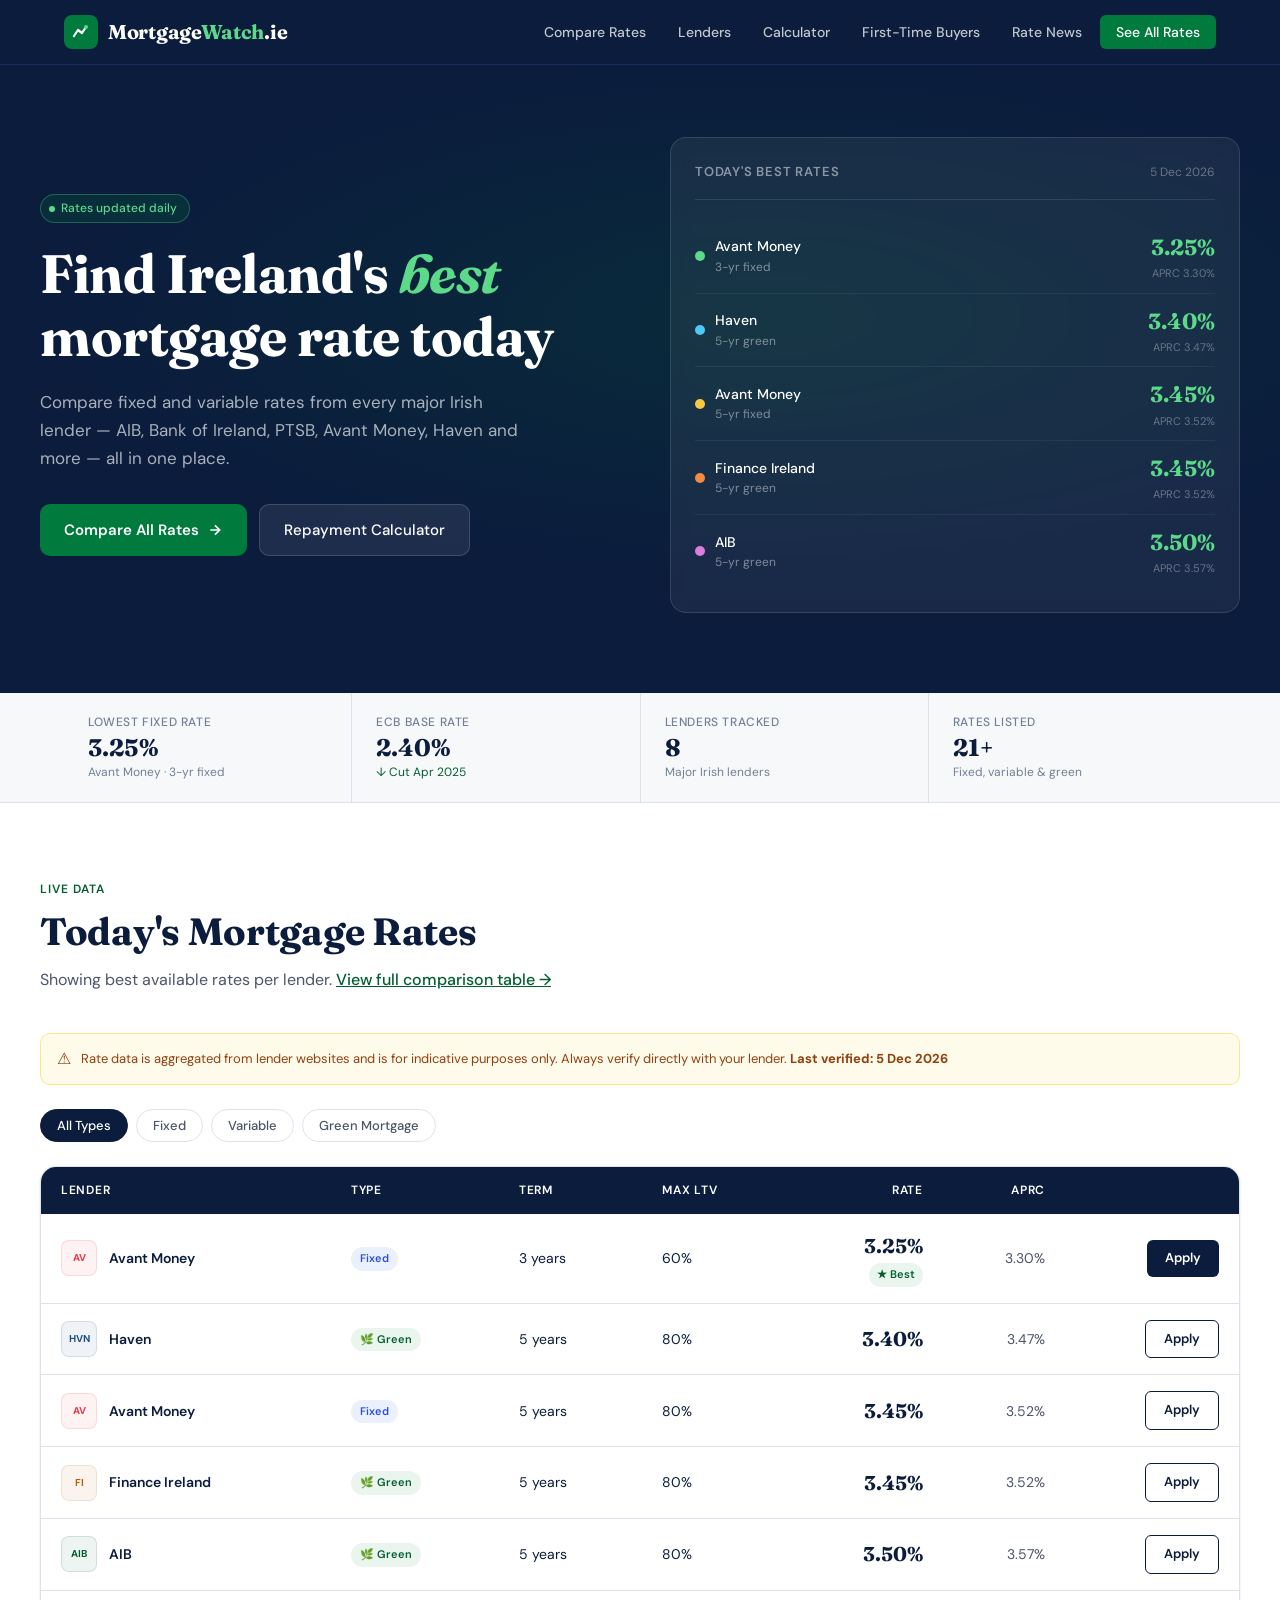
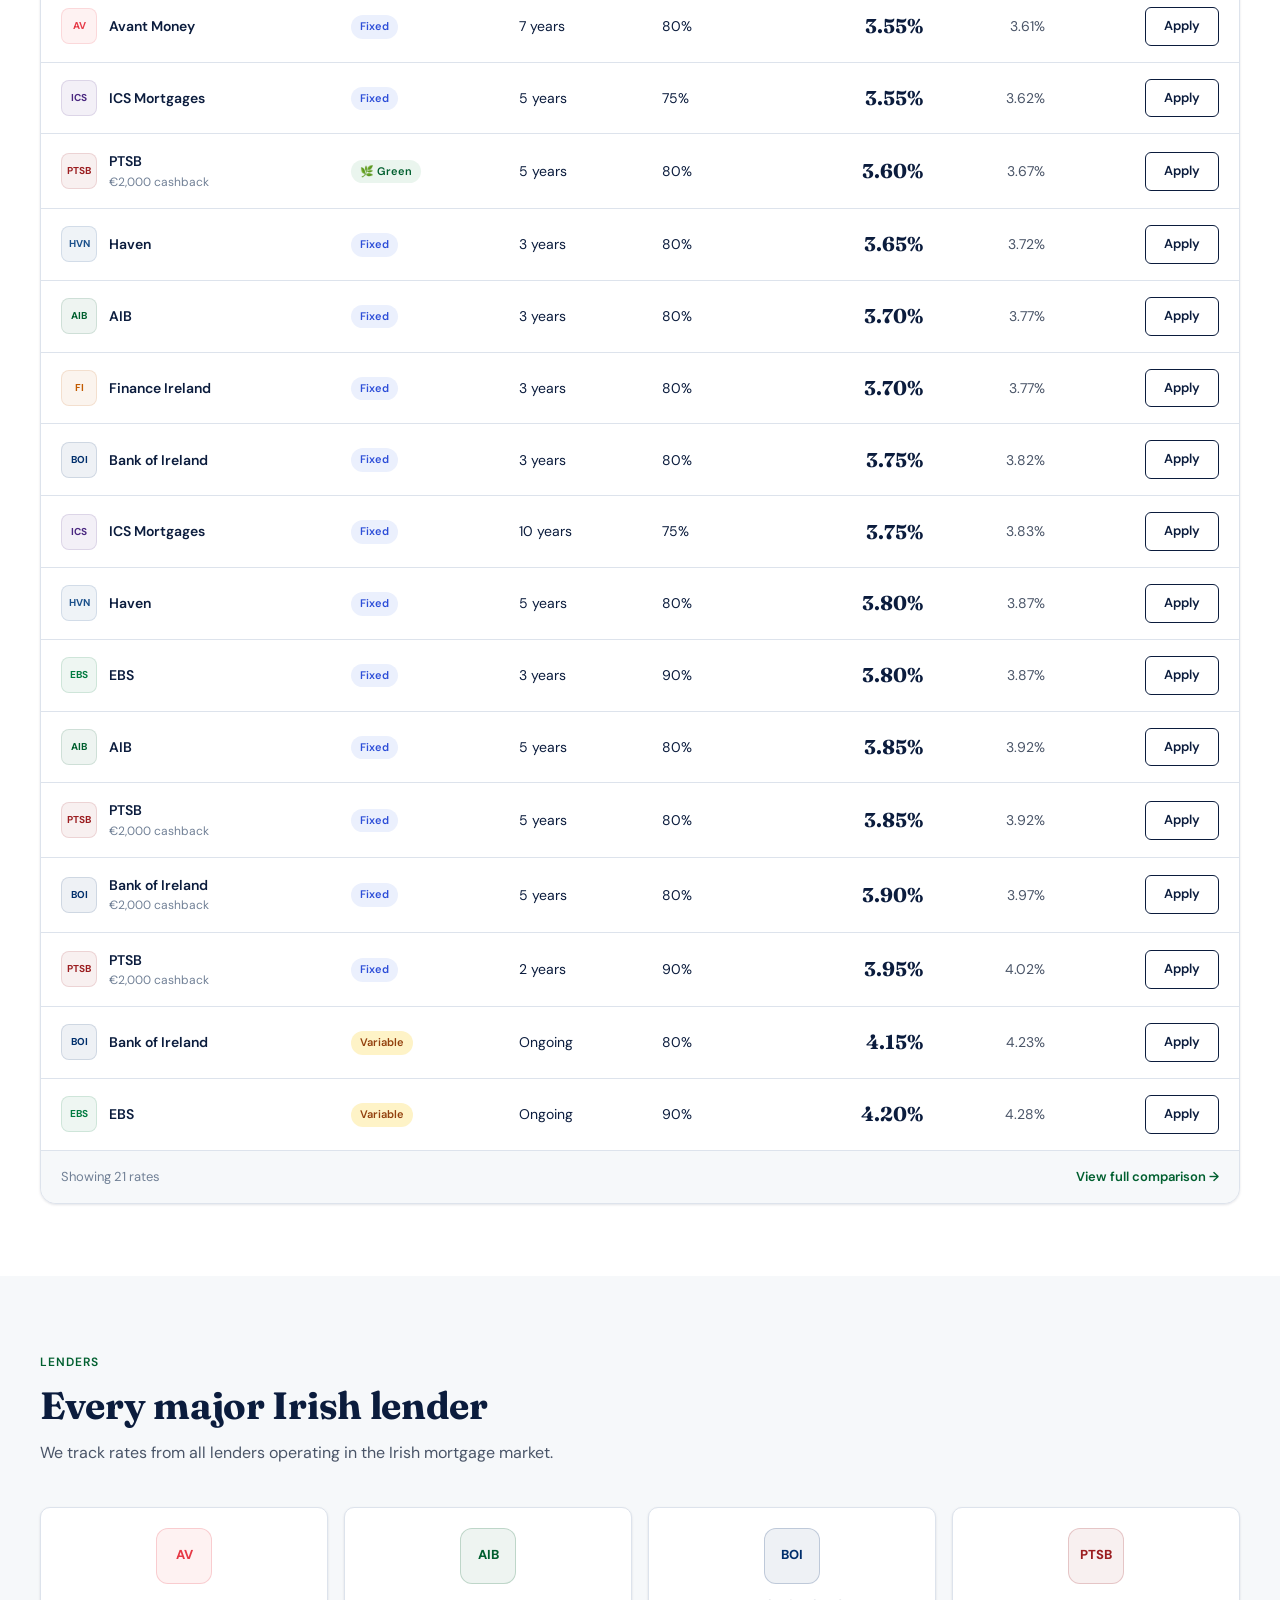
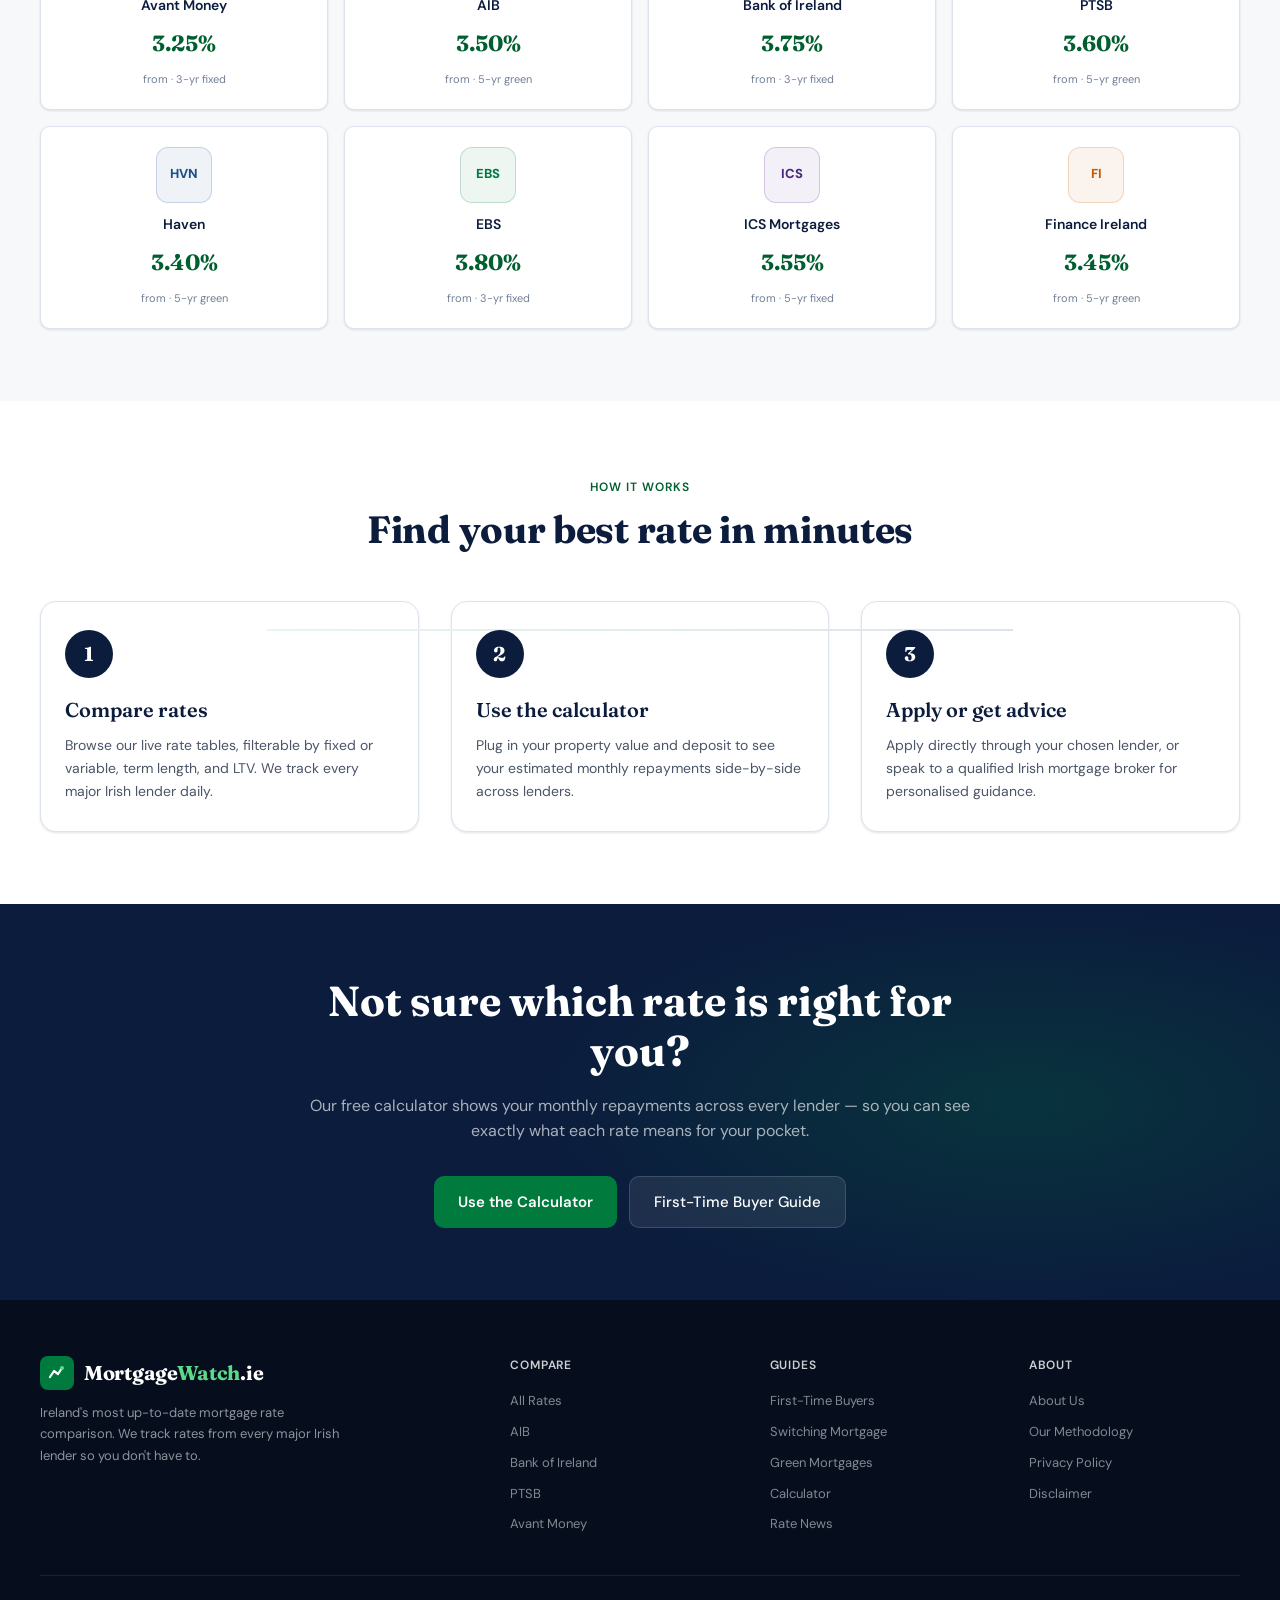
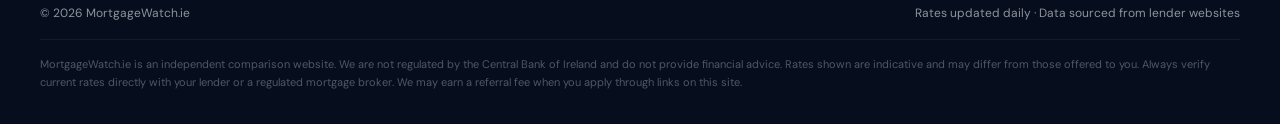
<file: index.html>
<!DOCTYPE html>
<html lang="en">
<head>
<meta charset="UTF-8">
<meta name="viewport" content="width=device-width, initial-scale=1.0">
<title>MortgageWatch.ie – Ireland's Mortgage Rate Comparison</title>
<meta name="description" content="Compare the latest mortgage rates from AIB, Bank of Ireland, PTSB, Avant Money and more. Ireland's most up-to-date mortgage rate comparison.">
<link rel="preconnect" href="https://fonts.googleapis.com">
<link rel="preconnect" href="https://fonts.gstatic.com" crossorigin>
<link href="https://fonts.googleapis.com/css2?family=Fraunces:ital,wght@0,400;0,600;0,700;1,400&family=DM+Sans:wght@300;400;500;600&display=swap" rel="stylesheet">

<style>
  :root {
    --navy: #0B1C3D;
    --navy-mid: #162D5E;
    --navy-light: #1E3A72;
    --green: #005F2F;
    --green-light: #007A3D;
    --green-pale: #EAF5EE;
    --gold: #B8952A;
    --gold-light: #F5E9C8;
    --white: #FFFFFF;
    --off-white: #F6F8FA;
    --border: #DDE3EC;
    --text-primary: #0B1C3D;
    --text-secondary: #4A5568;
    --text-muted: #718096;
    --red: #C0392B;
    --amber: #D97706;
    --radius-sm: 6px;
    --radius-md: 10px;
    --radius-lg: 16px;
    --shadow-sm: 0 1px 3px rgba(11,28,61,0.08), 0 1px 2px rgba(11,28,61,0.04);
    --shadow-md: 0 4px 16px rgba(11,28,61,0.10), 0 2px 6px rgba(11,28,61,0.06);
    --shadow-lg: 0 12px 40px rgba(11,28,61,0.14), 0 4px 12px rgba(11,28,61,0.08);
  }

  *, *::before, *::after { box-sizing: border-box; margin: 0; padding: 0; }

  html { scroll-behavior: smooth; }

  body {
    font-family: 'DM Sans', sans-serif;
    font-size: 16px;
    color: var(--text-primary);
    background: var(--white);
    line-height: 1.6;
    -webkit-font-smoothing: antialiased;
  }

  /* ─── NAV ─── */
  .nav {
    position: sticky;
    top: 0;
    z-index: 100;
    background: var(--navy);
    border-bottom: 1px solid var(--navy-mid);
  }

  .nav-inner {
    max-width: 1200px;
    margin: 0 auto;
    padding: 0 24px;
    height: 64px;
    display: flex;
    align-items: center;
    justify-content: space-between;
    gap: 24px;
  }

  .nav-logo {
    display: flex;
    align-items: center;
    gap: 10px;
    text-decoration: none;
    flex-shrink: 0;
  }

  .nav-logo-mark {
    width: 34px;
    height: 34px;
    background: var(--green-light);
    border-radius: 8px;
    display: flex;
    align-items: center;
    justify-content: center;
  }

  .nav-logo-mark svg { width: 20px; height: 20px; }

  .nav-logo-text {
    font-family: 'Fraunces', serif;
    font-size: 20px;
    font-weight: 700;
    color: var(--white);
    letter-spacing: -0.3px;
  }

  .nav-logo-text span { color: #5DD98A; }

  .nav-links {
    display: flex;
    align-items: center;
    gap: 4px;
    list-style: none;
  }

  .nav-links a {
    display: block;
    padding: 6px 14px;
    font-size: 14px;
    font-weight: 500;
    color: rgba(255,255,255,0.75);
    text-decoration: none;
    border-radius: var(--radius-sm);
    transition: color 0.15s, background 0.15s;
  }

  .nav-links a:hover { color: var(--white); background: rgba(255,255,255,0.08); }

  .nav-cta {
    background: var(--green-light) !important;
    color: var(--white) !important;
    padding: 6px 16px !important;
    border-radius: var(--radius-sm) !important;
    transition: background 0.15s !important;
  }

  .nav-cta:hover { background: #009951 !important; }

  .nav-mobile-toggle {
    display: none;
    background: none;
    border: none;
    cursor: pointer;
    padding: 8px;
    color: var(--white);
  }

  /* ─── HERO ─── */
  .hero {
    background: var(--navy);
    padding: 72px 24px 80px;
    position: relative;
    overflow: hidden;
  }

  .hero::before {
    content: '';
    position: absolute;
    inset: 0;
    background: radial-gradient(ellipse 80% 60% at 60% 40%, rgba(0,95,47,0.22) 0%, transparent 70%);
    pointer-events: none;
  }

  .hero-inner {
    max-width: 1200px;
    margin: 0 auto;
    display: grid;
    grid-template-columns: 1fr 1fr;
    gap: 60px;
    align-items: center;
    position: relative;
  }

  .hero-badge {
    display: inline-flex;
    align-items: center;
    gap: 6px;
    background: rgba(0,122,61,0.2);
    border: 1px solid rgba(93,217,138,0.3);
    border-radius: 20px;
    padding: 4px 12px 4px 8px;
    font-size: 12px;
    font-weight: 500;
    color: #5DD98A;
    margin-bottom: 20px;
  }

  .hero-badge-dot {
    width: 6px;
    height: 6px;
    background: #5DD98A;
    border-radius: 50%;
    animation: pulse 2s infinite;
  }

  @keyframes pulse {
    0%, 100% { opacity: 1; }
    50% { opacity: 0.4; }
  }

  .hero h1 {
    font-family: 'Fraunces', serif;
    font-size: clamp(36px, 4.5vw, 54px);
    font-weight: 700;
    color: var(--white);
    line-height: 1.15;
    letter-spacing: -0.5px;
    margin-bottom: 20px;
  }

  .hero h1 em {
    font-style: italic;
    color: #5DD98A;
  }

  .hero-sub {
    font-size: 17px;
    color: rgba(255,255,255,0.65);
    line-height: 1.65;
    margin-bottom: 32px;
    max-width: 480px;
  }

  .hero-actions {
    display: flex;
    gap: 12px;
    flex-wrap: wrap;
  }

  .btn-primary {
    display: inline-flex;
    align-items: center;
    gap: 8px;
    background: var(--green-light);
    color: var(--white);
    padding: 13px 24px;
    border-radius: var(--radius-md);
    font-size: 15px;
    font-weight: 600;
    text-decoration: none;
    transition: background 0.15s, transform 0.1s;
    border: none;
    cursor: pointer;
  }

  .btn-primary:hover { background: #009951; transform: translateY(-1px); }
  .btn-primary:active { transform: translateY(0); }

  .btn-secondary {
    display: inline-flex;
    align-items: center;
    gap: 8px;
    background: rgba(255,255,255,0.08);
    color: var(--white);
    padding: 13px 24px;
    border-radius: var(--radius-md);
    font-size: 15px;
    font-weight: 500;
    text-decoration: none;
    border: 1px solid rgba(255,255,255,0.15);
    transition: background 0.15s;
  }

  .btn-secondary:hover { background: rgba(255,255,255,0.14); }

  /* Hero rate card */
  .hero-card {
    background: rgba(255,255,255,0.06);
    border: 1px solid rgba(255,255,255,0.12);
    border-radius: var(--radius-lg);
    padding: 24px;
    backdrop-filter: blur(8px);
  }

  .hero-card-header {
    display: flex;
    justify-content: space-between;
    align-items: center;
    margin-bottom: 20px;
    padding-bottom: 16px;
    border-bottom: 1px solid rgba(255,255,255,0.1);
  }

  .hero-card-title {
    font-size: 13px;
    font-weight: 600;
    color: rgba(255,255,255,0.5);
    text-transform: uppercase;
    letter-spacing: 0.8px;
  }

  .hero-card-updated {
    font-size: 12px;
    color: rgba(255,255,255,0.35);
  }

  .hero-rate-row {
    display: flex;
    align-items: center;
    justify-content: space-between;
    padding: 10px 0;
    border-bottom: 1px solid rgba(255,255,255,0.06);
  }

  .hero-rate-row:last-child { border-bottom: none; }

  .hero-rate-lender {
    display: flex;
    align-items: center;
    gap: 10px;
  }

  .lender-dot {
    width: 10px;
    height: 10px;
    border-radius: 50%;
    flex-shrink: 0;
  }

  .hero-rate-name { font-size: 14px; font-weight: 500; color: var(--white); }
  .hero-rate-type { font-size: 12px; color: rgba(255,255,255,0.45); }

  .hero-rate-value {
    font-family: 'Fraunces', serif;
    font-size: 22px;
    font-weight: 700;
    color: #5DD98A;
  }

  .hero-rate-label {
    font-size: 11px;
    color: rgba(255,255,255,0.35);
    text-align: right;
  }

  /* ─── STATS BAR ─── */
  .stats-bar {
    background: var(--off-white);
    border-bottom: 1px solid var(--border);
  }

  .stats-bar-inner {
    max-width: 1200px;
    margin: 0 auto;
    padding: 0 24px;
    display: flex;
    align-items: stretch;
  }

  .stat-item {
    flex: 1;
    padding: 20px 24px;
    border-right: 1px solid var(--border);
    min-width: 0;
  }

  .stat-item:last-child { border-right: none; }

  .stat-label {
    font-size: 12px;
    font-weight: 500;
    color: var(--text-muted);
    text-transform: uppercase;
    letter-spacing: 0.6px;
    margin-bottom: 4px;
  }

  .stat-value {
    font-family: 'Fraunces', serif;
    font-size: 24px;
    font-weight: 700;
    color: var(--navy);
    line-height: 1;
  }

  .stat-sub {
    font-size: 12px;
    color: var(--text-muted);
    margin-top: 3px;
  }

  .stat-sub.up { color: var(--red); }
  .stat-sub.down { color: var(--green); }

  /* ─── SECTION WRAPPER ─── */
  .section { padding: 72px 24px; }
  .section-alt { background: var(--off-white); }

  .section-inner { max-width: 1200px; margin: 0 auto; }

  .section-header { margin-bottom: 40px; }

  .section-eyebrow {
    display: inline-block;
    font-size: 12px;
    font-weight: 600;
    color: var(--green);
    text-transform: uppercase;
    letter-spacing: 1px;
    margin-bottom: 10px;
  }

  .section-title {
    font-family: 'Fraunces', serif;
    font-size: clamp(28px, 3vw, 38px);
    font-weight: 700;
    color: var(--navy);
    line-height: 1.2;
    letter-spacing: -0.3px;
    margin-bottom: 12px;
  }

  .section-desc {
    font-size: 16px;
    color: var(--text-secondary);
    max-width: 560px;
    line-height: 1.65;
  }

  /* ─── RATE TABLE ─── */
  .rate-filters {
    display: flex;
    gap: 8px;
    flex-wrap: wrap;
    margin-bottom: 24px;
  }

  .filter-btn {
    padding: 7px 16px;
    border-radius: 20px;
    border: 1.5px solid var(--border);
    background: var(--white);
    font-size: 13px;
    font-weight: 500;
    color: var(--text-secondary);
    cursor: pointer;
    transition: all 0.15s;
    font-family: 'DM Sans', sans-serif;
  }

  .filter-btn:hover { border-color: var(--navy); color: var(--navy); }
  .filter-btn.active { background: var(--navy); border-color: var(--navy); color: var(--white); }

  .rate-table-wrap {
    background: var(--white);
    border: 1px solid var(--border);
    border-radius: var(--radius-lg);
    overflow: hidden;
    box-shadow: var(--shadow-sm);
  }

  .rate-table {
    width: 100%;
    border-collapse: collapse;
    font-size: 14px;
  }

  .rate-table thead {
    background: var(--navy);
    color: var(--white);
  }

  .rate-table th {
    padding: 14px 20px;
    text-align: left;
    font-size: 12px;
    font-weight: 600;
    text-transform: uppercase;
    letter-spacing: 0.7px;
    white-space: nowrap;
  }

  .rate-table th.right { text-align: right; }

  .rate-table tbody tr {
    border-bottom: 1px solid var(--border);
    transition: background 0.1s;
  }

  .rate-table tbody tr:last-child { border-bottom: none; }
  .rate-table tbody tr:hover { background: #F0F5FF; }

  .rate-table td {
    padding: 16px 20px;
    vertical-align: middle;
  }

  .rate-table td.right { text-align: right; }

  .lender-cell {
    display: flex;
    align-items: center;
    gap: 12px;
  }

  .lender-logo-placeholder {
    width: 36px;
    height: 36px;
    border-radius: 8px;
    display: flex;
    align-items: center;
    justify-content: center;
    font-size: 10px;
    font-weight: 700;
    flex-shrink: 0;
    border: 1px solid var(--border);
    background: var(--off-white);
    color: var(--navy);
  }

  .lender-name { font-weight: 600; color: var(--navy); }
  .lender-type { font-size: 12px; color: var(--text-muted); }

  .rate-value {
    font-family: 'Fraunces', serif;
    font-size: 20px;
    font-weight: 700;
    color: var(--navy);
  }

  .rate-badge {
    display: inline-block;
    padding: 3px 9px;
    border-radius: 20px;
    font-size: 11px;
    font-weight: 600;
  }

  .badge-fixed { background: #EBF0FD; color: #2D4ED8; }
  .badge-variable { background: #FEF3C7; color: #92400E; }
  .badge-green { background: var(--green-pale); color: var(--green); }

  .best-rate-tag {
    display: inline-flex;
    align-items: center;
    gap: 4px;
    background: var(--green-pale);
    color: var(--green);
    font-size: 11px;
    font-weight: 600;
    padding: 3px 8px;
    border-radius: 20px;
  }

  .apply-btn {
    display: inline-block;
    padding: 8px 18px;
    background: var(--navy);
    color: var(--white);
    border-radius: var(--radius-sm);
    font-size: 13px;
    font-weight: 600;
    text-decoration: none;
    transition: background 0.15s;
    white-space: nowrap;
  }

  .apply-btn:hover { background: var(--navy-light); }

  .apply-btn.outline {
    background: transparent;
    border: 1.5px solid var(--navy);
    color: var(--navy);
  }

  .apply-btn.outline:hover { background: var(--navy); color: var(--white); }

  .table-footer {
    padding: 16px 20px;
    background: var(--off-white);
    border-top: 1px solid var(--border);
    display: flex;
    justify-content: space-between;
    align-items: center;
    font-size: 13px;
    color: var(--text-muted);
  }

  .view-all-link {
    font-size: 13px;
    font-weight: 600;
    color: var(--green);
    text-decoration: none;
    display: inline-flex;
    align-items: center;
    gap: 4px;
  }

  .view-all-link:hover { color: var(--green-light); }

  /* ─── LENDER GRID ─── */
  .lender-grid {
    display: grid;
    grid-template-columns: repeat(4, 1fr);
    gap: 16px;
  }

  .lender-card {
    background: var(--white);
    border: 1px solid var(--border);
    border-radius: var(--radius-md);
    padding: 20px;
    text-decoration: none;
    transition: box-shadow 0.15s, border-color 0.15s, transform 0.1s;
    display: flex;
    flex-direction: column;
    align-items: center;
    gap: 10px;
    text-align: center;
    box-shadow: var(--shadow-sm);
  }

  .lender-card:hover {
    box-shadow: var(--shadow-md);
    border-color: #A0B0CC;
    transform: translateY(-2px);
  }

  .lender-logo-box {
    width: 56px;
    height: 56px;
    border-radius: 12px;
    display: flex;
    align-items: center;
    justify-content: center;
    font-size: 13px;
    font-weight: 800;
    border: 1px solid var(--border);
    background: var(--off-white);
    color: var(--navy);
  }

  .lender-card-name { font-size: 14px; font-weight: 600; color: var(--navy); }

  .lender-card-best {
    font-family: 'Fraunces', serif;
    font-size: 22px;
    font-weight: 700;
    color: var(--green);
  }

  .lender-card-label { font-size: 11px; color: var(--text-muted); }

  /* ─── HOW IT WORKS ─── */
  .steps-grid {
    display: grid;
    grid-template-columns: repeat(3, 1fr);
    gap: 32px;
    position: relative;
  }

  .steps-grid::before {
    content: '';
    position: absolute;
    top: 28px;
    left: calc(16.6% + 28px);
    right: calc(16.6% + 28px);
    height: 2px;
    background: linear-gradient(90deg, var(--green-pale) 0%, var(--border) 100%);
  }

  .step-card {
    background: var(--white);
    border: 1px solid var(--border);
    border-radius: var(--radius-lg);
    padding: 28px 24px;
    box-shadow: var(--shadow-sm);
  }

  .step-number {
    width: 48px;
    height: 48px;
    background: var(--navy);
    color: var(--white);
    border-radius: 50%;
    display: flex;
    align-items: center;
    justify-content: center;
    font-family: 'Fraunces', serif;
    font-size: 20px;
    font-weight: 700;
    margin-bottom: 16px;
    position: relative;
    z-index: 1;
  }

  .step-title {
    font-family: 'Fraunces', serif;
    font-size: 20px;
    font-weight: 600;
    color: var(--navy);
    margin-bottom: 8px;
  }

  .step-desc { font-size: 14px; color: var(--text-secondary); line-height: 1.65; }

  /* ─── CTA BANNER ─── */
  .cta-banner {
    background: var(--navy);
    padding: 72px 24px;
    position: relative;
    overflow: hidden;
  }

  .cta-banner::before {
    content: '';
    position: absolute;
    inset: 0;
    background: radial-gradient(ellipse 60% 80% at 80% 50%, rgba(0,122,61,0.25) 0%, transparent 65%);
    pointer-events: none;
  }

  .cta-inner {
    max-width: 700px;
    margin: 0 auto;
    text-align: center;
    position: relative;
  }

  .cta-inner h2 {
    font-family: 'Fraunces', serif;
    font-size: clamp(28px, 3.5vw, 42px);
    font-weight: 700;
    color: var(--white);
    line-height: 1.2;
    margin-bottom: 16px;
  }

  .cta-inner p {
    font-size: 16px;
    color: rgba(255,255,255,0.65);
    margin-bottom: 32px;
  }

  /* ─── FOOTER ─── */
  footer {
    background: #060E1E;
    padding: 56px 24px 32px;
    color: rgba(255,255,255,0.55);
    font-size: 14px;
  }

  .footer-inner {
    max-width: 1200px;
    margin: 0 auto;
  }

  .footer-top {
    display: grid;
    grid-template-columns: 2fr 1fr 1fr 1fr;
    gap: 48px;
    padding-bottom: 40px;
    border-bottom: 1px solid rgba(255,255,255,0.08);
    margin-bottom: 28px;
  }

  .footer-brand p {
    margin-top: 12px;
    line-height: 1.65;
    max-width: 300px;
    font-size: 13px;
  }

  .footer-col h4 {
    font-size: 12px;
    font-weight: 600;
    color: rgba(255,255,255,0.8);
    text-transform: uppercase;
    letter-spacing: 0.8px;
    margin-bottom: 14px;
  }

  .footer-col ul { list-style: none; display: flex; flex-direction: column; gap: 8px; }

  .footer-col a {
    color: rgba(255,255,255,0.5);
    text-decoration: none;
    font-size: 13px;
    transition: color 0.15s;
  }

  .footer-col a:hover { color: var(--white); }

  .footer-bottom {
    display: flex;
    justify-content: space-between;
    align-items: center;
    flex-wrap: wrap;
    gap: 12px;
    font-size: 12px;
  }

  .footer-disclaimer {
    font-size: 11px;
    color: rgba(255,255,255,0.3);
    line-height: 1.6;
    margin-top: 16px;
    padding-top: 16px;
    border-top: 1px solid rgba(255,255,255,0.05);
  }

  /* ─── DATA STATUS BANNER ─── */
  .data-status {
    background: #FFFBEB;
    border: 1px solid #FDE68A;
    border-radius: var(--radius-md);
    padding: 12px 16px;
    display: flex;
    align-items: center;
    gap: 10px;
    margin-bottom: 24px;
    font-size: 13px;
    color: #92400E;
  }

  .data-status-icon { font-size: 16px; flex-shrink: 0; }

  /* ─── RESPONSIVE ─── */
  @media (max-width: 900px) {
    .hero-inner { grid-template-columns: 1fr; gap: 40px; }
    .lender-grid { grid-template-columns: repeat(2, 1fr); }
    .steps-grid { grid-template-columns: 1fr; }
    .steps-grid::before { display: none; }
    .footer-top { grid-template-columns: 1fr 1fr; gap: 32px; }
    .stats-bar-inner { flex-wrap: wrap; }
    .stat-item { border-right: none; border-bottom: 1px solid var(--border); flex: 0 0 50%; }
  }

  @media (max-width: 600px) {
    .nav-links { display: none; }
    .nav-mobile-toggle { display: block; }
    .hero { padding: 48px 20px 56px; }
    .section { padding: 48px 20px; }
    .lender-grid { grid-template-columns: repeat(2, 1fr); }
    .footer-top { grid-template-columns: 1fr; }
    .rate-table { display: block; overflow-x: auto; }
    .stat-item { flex: 0 0 100%; }
    .hero-actions { flex-direction: column; }
    .btn-primary, .btn-secondary { justify-content: center; }
  }

  /* ─── LOADING STATE ─── */
  .skeleton {
    background: linear-gradient(90deg, #f0f0f0 25%, #e0e0e0 50%, #f0f0f0 75%);
    background-size: 200% 100%;
    animation: shimmer 1.4s infinite;
    border-radius: 4px;
    display: inline-block;
  }

  @keyframes shimmer {
    0% { background-position: 200% 0; }
    100% { background-position: -200% 0; }
  }
</style>
</head>
<body>

<!-- ─── NAV ─── -->
<nav class="nav">
  <div class="nav-inner">
    <a href="/" class="nav-logo">
      <div class="nav-logo-mark">
        <svg viewBox="0 0 20 20" fill="none" xmlns="http://www.w3.org/2000/svg">
          <path d="M3 14L7 8L11 11L15 5" stroke="white" stroke-width="2.2" stroke-linecap="round" stroke-linejoin="round"/>
          <circle cx="15" cy="5" r="2" fill="#5DD98A"/>
        </svg>
      </div>
      <span class="nav-logo-text">Mortgage<span>Watch</span>.ie</span>
    </a>
    <ul class="nav-links">
      <li><a href="/rates.html">Compare Rates</a></li>
      <li><a href="/lenders/">Lenders</a></li>
      <li><a href="/calculator.html">Calculator</a></li>
      <li><a href="/first-time-buyers.html">First-Time Buyers</a></li>
      <li><a href="/news.html">Rate News</a></li>
      <li><a href="/rates.html" class="nav-cta">See All Rates</a></li>
    </ul>
    <button class="nav-mobile-toggle" onclick="toggleMobileMenu()" aria-label="Toggle menu">
      <svg width="22" height="22" viewBox="0 0 24 24" fill="none" stroke="currentColor" stroke-width="2">
        <line x1="3" y1="6" x2="21" y2="6"/><line x1="3" y1="12" x2="21" y2="12"/><line x1="3" y1="18" x2="21" y2="18"/>
      </svg>
    </button>
  </div>
</nav>

<!-- ─── HERO ─── -->
<section class="hero">
  <div class="hero-inner">
    <div class="hero-content">
      <div class="hero-badge">
        <div class="hero-badge-dot"></div>
        Rates updated daily
      </div>
      <h1>Find Ireland's <em>best</em> mortgage rate today</h1>
      <p class="hero-sub">Compare fixed and variable rates from every major Irish lender — AIB, Bank of Ireland, PTSB, Avant Money, Haven and more — all in one place.</p>
      <div class="hero-actions">
        <a href="/rates.html" class="btn-primary">
          Compare All Rates
          <svg width="16" height="16" viewBox="0 0 24 24" fill="none" stroke="currentColor" stroke-width="2.5"><path d="M5 12h14M12 5l7 7-7 7"/></svg>
        </a>
        <a href="/calculator.html" class="btn-secondary">
          Repayment Calculator
        </a>
      </div>
    </div>
    <div class="hero-card">
      <div class="hero-card-header">
        <span class="hero-card-title">Today's Best Rates</span>
        <span class="hero-card-updated" id="hero-updated">—</span>
      </div>
      <div id="hero-rates-list">
        <!-- Populated by JS -->
        <div style="display:flex;align-items:center;justify-content:center;padding:32px;color:rgba(255,255,255,0.4);font-size:13px;">Loading rates...</div>
      </div>
    </div>
  </div>
</section>

<!-- ─── STATS BAR ─── -->
<div class="stats-bar">
  <div class="stats-bar-inner">
    <div class="stat-item">
      <div class="stat-label">Lowest Fixed Rate</div>
      <div class="stat-value" id="stat-lowest">—</div>
      <div class="stat-sub" id="stat-lowest-lender">Loading…</div>
    </div>
    <div class="stat-item">
      <div class="stat-label">ECB Base Rate</div>
      <div class="stat-value">2.40%</div>
      <div class="stat-sub down">↓ Cut Apr 2025</div>
    </div>
    <div class="stat-item">
      <div class="stat-label">Lenders Tracked</div>
      <div class="stat-value" id="stat-lenders">—</div>
      <div class="stat-sub">Major Irish lenders</div>
    </div>
    <div class="stat-item">
      <div class="stat-label">Rates Listed</div>
      <div class="stat-value" id="stat-rates-count">—</div>
      <div class="stat-sub">Fixed, variable & green</div>
    </div>
  </div>
</div>

<!-- ─── RATE TABLE ─── -->
<section class="section">
  <div class="section-inner">
    <div class="section-header" style="display:flex;justify-content:space-between;align-items:flex-end;flex-wrap:wrap;gap:16px;">
      <div>
        <span class="section-eyebrow">Live Data</span>
        <h2 class="section-title">Today's Mortgage Rates</h2>
        <p class="section-desc">Showing best available rates per lender. <a href="/rates.html" style="color:var(--green);font-weight:500;">View full comparison table →</a></p>
      </div>
    </div>

    <div class="data-status">
      <span class="data-status-icon">⚠</span>
      <span>Rate data is aggregated from lender websites and is for indicative purposes only. Always verify directly with your lender. <strong>Last verified: <span id="last-verified">—</span></strong></span>
    </div>

    <div class="rate-filters">
      <button class="filter-btn active" onclick="filterRates('all', this)">All Types</button>
      <button class="filter-btn" onclick="filterRates('fixed', this)">Fixed</button>
      <button class="filter-btn" onclick="filterRates('variable', this)">Variable</button>
      <button class="filter-btn" onclick="filterRates('green', this)">Green Mortgage</button>
    </div>

    <div class="rate-table-wrap">
      <table class="rate-table" id="rate-table">
        <thead>
          <tr>
            <th>Lender</th>
            <th>Type</th>
            <th>Term</th>
            <th>Max LTV</th>
            <th class="right">Rate</th>
            <th class="right">APRC</th>
            <th></th>
          </tr>
        </thead>
        <tbody id="rate-table-body">
          <tr><td colspan="7" style="text-align:center;padding:32px;color:var(--text-muted);">Loading rates…</td></tr>
        </tbody>
      </table>
      <div class="table-footer">
        <span id="table-footer-count">—</span>
        <a href="/rates.html" class="view-all-link">
          View full comparison →
        </a>
      </div>
    </div>
  </div>
</section>

<!-- ─── LENDER GRID ─── -->
<section class="section section-alt">
  <div class="section-inner">
    <div class="section-header">
      <span class="section-eyebrow">Lenders</span>
      <h2 class="section-title">Every major Irish lender</h2>
      <p class="section-desc">We track rates from all lenders operating in the Irish mortgage market.</p>
    </div>
    <div class="lender-grid" id="lender-grid">
      <!-- Populated by JS -->
    </div>
  </div>
</section>

<!-- ─── HOW IT WORKS ─── -->
<section class="section">
  <div class="section-inner">
    <div class="section-header" style="text-align:center;max-width:560px;margin:0 auto 48px;">
      <span class="section-eyebrow">How It Works</span>
      <h2 class="section-title">Find your best rate in minutes</h2>
    </div>
    <div class="steps-grid">
      <div class="step-card">
        <div class="step-number">1</div>
        <div class="step-title">Compare rates</div>
        <p class="step-desc">Browse our live rate tables, filterable by fixed or variable, term length, and LTV. We track every major Irish lender daily.</p>
      </div>
      <div class="step-card">
        <div class="step-number">2</div>
        <div class="step-title">Use the calculator</div>
        <p class="step-desc">Plug in your property value and deposit to see your estimated monthly repayments side-by-side across lenders.</p>
      </div>
      <div class="step-card">
        <div class="step-number">3</div>
        <div class="step-title">Apply or get advice</div>
        <p class="step-desc">Apply directly through your chosen lender, or speak to a qualified Irish mortgage broker for personalised guidance.</p>
      </div>
    </div>
  </div>
</section>

<!-- ─── CTA BANNER ─── -->
<div class="cta-banner">
  <div class="cta-inner">
    <h2>Not sure which rate is right for you?</h2>
    <p>Our free calculator shows your monthly repayments across every lender — so you can see exactly what each rate means for your pocket.</p>
    <div style="display:flex;gap:12px;justify-content:center;flex-wrap:wrap;">
      <a href="/calculator.html" class="btn-primary">Use the Calculator</a>
      <a href="/first-time-buyers.html" class="btn-secondary">First-Time Buyer Guide</a>
    </div>
  </div>
</div>

<!-- ─── FOOTER ─── -->
<footer>
  <div class="footer-inner">
    <div class="footer-top">
      <div class="footer-brand">
        <a href="/" class="nav-logo" style="display:inline-flex;">
          <div class="nav-logo-mark">
            <svg viewBox="0 0 20 20" fill="none"><path d="M3 14L7 8L11 11L15 5" stroke="white" stroke-width="2.2" stroke-linecap="round" stroke-linejoin="round"/><circle cx="15" cy="5" r="2" fill="#5DD98A"/></svg>
          </div>
          <span class="nav-logo-text">Mortgage<span>Watch</span>.ie</span>
        </a>
        <p>Ireland's most up-to-date mortgage rate comparison. We track rates from every major Irish lender so you don't have to.</p>
      </div>
      <div class="footer-col">
        <h4>Compare</h4>
        <ul>
          <li><a href="/rates.html">All Rates</a></li>
          <li><a href="/lenders/aib.html">AIB</a></li>
          <li><a href="/lenders/boi.html">Bank of Ireland</a></li>
          <li><a href="/lenders/ptsb.html">PTSB</a></li>
          <li><a href="/lenders/avant.html">Avant Money</a></li>
        </ul>
      </div>
      <div class="footer-col">
        <h4>Guides</h4>
        <ul>
          <li><a href="/first-time-buyers.html">First-Time Buyers</a></li>
          <li><a href="/switchers.html">Switching Mortgage</a></li>
          <li><a href="/green-mortgages.html">Green Mortgages</a></li>
          <li><a href="/calculator.html">Calculator</a></li>
          <li><a href="/news.html">Rate News</a></li>
        </ul>
      </div>
      <div class="footer-col">
        <h4>About</h4>
        <ul>
          <li><a href="/about.html">About Us</a></li>
          <li><a href="/methodology.html">Our Methodology</a></li>
          <li><a href="/privacy.html">Privacy Policy</a></li>
          <li><a href="/disclaimer.html">Disclaimer</a></li>
        </ul>
      </div>
    </div>
    <div class="footer-bottom">
      <span>© 2026 MortgageWatch.ie</span>
      <span>Rates updated daily · Data sourced from lender websites</span>
    </div>
    <div class="footer-disclaimer">
      MortgageWatch.ie is an independent comparison website. We are not regulated by the Central Bank of Ireland and do not provide financial advice. Rates shown are indicative and may differ from those offered to you. Always verify current rates directly with your lender or a regulated mortgage broker. We may earn a referral fee when you apply through links on this site.
    </div>
  </div>
</footer>

<script>
/* ─── SAMPLE DATA (will be replaced by fetch from /data/rates.json) ─── */
const SAMPLE_DATA = {
  last_updated: new Date().toISOString(),
  lenders: [
    {
      id: "avant",
      name: "Avant Money",
      initials: "AV",
      color: "#E63946",
      affiliate_url: "#",
      rates: [
        { type: "fixed", term_years: 3, ltv_max: 60, rate: 3.25, aprc: 3.30, green: false, cashback: null },
        { type: "fixed", term_years: 5, ltv_max: 80, rate: 3.45, aprc: 3.52, green: false, cashback: null },
        { type: "fixed", term_years: 7, ltv_max: 80, rate: 3.55, aprc: 3.61, green: false, cashback: null }
      ]
    },
    {
      id: "aib",
      name: "AIB",
      initials: "AIB",
      color: "#005F2F",
      affiliate_url: "#",
      rates: [
        { type: "fixed", term_years: 3, ltv_max: 80, rate: 3.70, aprc: 3.77, green: false, cashback: null },
        { type: "fixed", term_years: 5, ltv_max: 80, rate: 3.85, aprc: 3.92, green: false, cashback: null },
        { type: "green", term_years: 5, ltv_max: 80, rate: 3.50, aprc: 3.57, green: true, cashback: null }
      ]
    },
    {
      id: "boi",
      name: "Bank of Ireland",
      initials: "BOI",
      color: "#002F6C",
      affiliate_url: "#",
      rates: [
        { type: "fixed", term_years: 3, ltv_max: 80, rate: 3.75, aprc: 3.82, green: false, cashback: null },
        { type: "fixed", term_years: 5, ltv_max: 80, rate: 3.90, aprc: 3.97, green: false, cashback: 2000 },
        { type: "variable", term_years: null, ltv_max: 80, rate: 4.15, aprc: 4.23, green: false, cashback: null }
      ]
    },
    {
      id: "ptsb",
      name: "PTSB",
      initials: "PTSB",
      color: "#9B1D20",
      affiliate_url: "#",
      rates: [
        { type: "fixed", term_years: 2, ltv_max: 90, rate: 3.95, aprc: 4.02, green: false, cashback: 2000 },
        { type: "fixed", term_years: 5, ltv_max: 80, rate: 3.85, aprc: 3.92, green: false, cashback: 2000 },
        { type: "green", term_years: 5, ltv_max: 80, rate: 3.60, aprc: 3.67, green: true, cashback: 2000 }
      ]
    },
    {
      id: "haven",
      name: "Haven",
      initials: "HVN",
      color: "#1A4F8A",
      affiliate_url: "#",
      rates: [
        { type: "fixed", term_years: 3, ltv_max: 80, rate: 3.65, aprc: 3.72, green: false, cashback: null },
        { type: "fixed", term_years: 5, ltv_max: 80, rate: 3.80, aprc: 3.87, green: false, cashback: null },
        { type: "green", term_years: 5, ltv_max: 80, rate: 3.40, aprc: 3.47, green: true, cashback: null }
      ]
    },
    {
      id: "ebs",
      name: "EBS",
      initials: "EBS",
      color: "#007B40",
      affiliate_url: "#",
      rates: [
        { type: "fixed", term_years: 3, ltv_max: 90, rate: 3.80, aprc: 3.87, green: false, cashback: null },
        { type: "variable", term_years: null, ltv_max: 90, rate: 4.20, aprc: 4.28, green: false, cashback: null }
      ]
    },
    {
      id: "ics",
      name: "ICS Mortgages",
      initials: "ICS",
      color: "#4A2880",
      affiliate_url: "#",
      rates: [
        { type: "fixed", term_years: 5, ltv_max: 75, rate: 3.55, aprc: 3.62, green: false, cashback: null },
        { type: "fixed", term_years: 10, ltv_max: 75, rate: 3.75, aprc: 3.83, green: false, cashback: null }
      ]
    },
    {
      id: "finance-ireland",
      name: "Finance Ireland",
      initials: "FI",
      color: "#C25A00",
      affiliate_url: "#",
      rates: [
        { type: "fixed", term_years: 3, ltv_max: 80, rate: 3.70, aprc: 3.77, green: false, cashback: null },
        { type: "green", term_years: 5, ltv_max: 80, rate: 3.45, aprc: 3.52, green: true, cashback: null }
      ]
    }
  ]
};

let allRates = [];
let currentFilter = 'all';

function initData(data) {
  const updated = new Date(data.last_updated);
  const formatted = updated.toLocaleDateString('en-IE', { day: 'numeric', month: 'short', year: 'numeric' });
  document.getElementById('hero-updated').textContent = formatted;
  document.getElementById('last-verified').textContent = formatted;

  let totalRates = 0;
  allRates = [];

  data.lenders.forEach(lender => {
    lender.rates.forEach(rate => {
      allRates.push({ ...rate, lenderName: lender.name, lenderInitials: lender.initials, lenderColor: lender.color, lenderId: lender.id, affiliateUrl: lender.affiliate_url });
      totalRates++;
    });
  });

  // Stats
  const sorted = [...allRates].sort((a, b) => a.rate - b.rate);
  const lowest = sorted[0];
  document.getElementById('stat-lowest').textContent = lowest.rate.toFixed(2) + '%';
  document.getElementById('stat-lowest-lender').textContent = lowest.lenderName + ' · ' + termLabel(lowest);
  document.getElementById('stat-lenders').textContent = data.lenders.length;
  document.getElementById('stat-rates-count').textContent = totalRates + '+';

  renderHeroRates(sorted.slice(0, 5));
  renderTable(allRates);
  renderLenderGrid(data.lenders);
}

function termLabel(rate) {
  if (rate.type === 'variable') return 'Variable';
  if (rate.term_years) return rate.term_years + '-yr ' + (rate.green ? 'green' : 'fixed');
  return 'Fixed';
}

function renderHeroRates(rates) {
  const colors = ['#5DD98A', '#4FC8F5', '#F5C842', '#F58A42', '#D97FDB'];
  document.getElementById('hero-rates-list').innerHTML = rates.map((r, i) => `
    <div class="hero-rate-row">
      <div class="hero-rate-lender">
        <div class="lender-dot" style="background:${colors[i]}"></div>
        <div>
          <div class="hero-rate-name">${r.lenderName}</div>
          <div class="hero-rate-type">${termLabel(r)}</div>
        </div>
      </div>
      <div style="text-align:right;">
        <div class="hero-rate-value">${r.rate.toFixed(2)}%</div>
        <div class="hero-rate-label">APRC ${r.aprc.toFixed(2)}%</div>
      </div>
    </div>
  `).join('');
}

function renderTable(rates) {
  const sorted = [...rates].sort((a, b) => a.rate - b.rate);
  const filtered = currentFilter === 'all' ? sorted : sorted.filter(r => {
    if (currentFilter === 'green') return r.green;
    return r.type === currentFilter;
  });

  const isLowest = filtered.length > 0 ? filtered[0] : null;

  document.getElementById('rate-table-body').innerHTML = filtered.map((r, i) => `
    <tr data-type="${r.type}" data-green="${r.green}">
      <td>
        <div class="lender-cell">
          <div class="lender-logo-placeholder" style="color:${r.lenderColor};border-color:${r.lenderColor}22;background:${r.lenderColor}11;">${r.lenderInitials}</div>
          <div>
            <div class="lender-name">${r.lenderName}</div>
            ${r.cashback ? `<div class="lender-type">€${r.cashback.toLocaleString()} cashback</div>` : ''}
          </div>
        </div>
      </td>
      <td>
        <span class="rate-badge ${r.green ? 'badge-green' : r.type === 'fixed' ? 'badge-fixed' : 'badge-variable'}">
          ${r.green ? '🌿 Green' : r.type === 'fixed' ? 'Fixed' : 'Variable'}
        </span>
      </td>
      <td>${r.term_years ? r.term_years + ' years' : 'Ongoing'}</td>
      <td>${r.ltv_max}%</td>
      <td class="right">
        <div class="rate-value">${r.rate.toFixed(2)}%</div>
        ${i === 0 ? '<div class="best-rate-tag">★ Best</div>' : ''}
      </td>
      <td class="right" style="color:var(--text-secondary);font-size:14px;">${r.aprc.toFixed(2)}%</td>
      <td class="right"><a href="${r.affiliateUrl}" class="apply-btn ${i === 0 ? '' : 'outline'}">Apply</a></td>
    </tr>
  `).join('');

  document.getElementById('table-footer-count').textContent = `Showing ${filtered.length} rates`;
}

function renderLenderGrid(lenders) {
  document.getElementById('lender-grid').innerHTML = lenders.map(l => {
    const best = l.rates.reduce((min, r) => r.rate < min.rate ? r : min, l.rates[0]);
    return `
      <a href="/lenders/${l.id}.html" class="lender-card">
        <div class="lender-logo-box" style="color:${l.color};border-color:${l.color}33;background:${l.color}11;">${l.initials}</div>
        <div class="lender-card-name">${l.name}</div>
        <div class="lender-card-best">${best.rate.toFixed(2)}%</div>
        <div class="lender-card-label">from · ${termLabel(best)}</div>
      </a>
    `;
  }).join('');
}

function filterRates(type, btn) {
  currentFilter = type;
  document.querySelectorAll('.filter-btn').forEach(b => b.classList.remove('active'));
  btn.classList.add('active');
  renderTable(allRates);
}

function toggleMobileMenu() {
  const links = document.querySelector('.nav-links');
  if (links) {
    links.style.display = links.style.display === 'flex' ? 'none' : 'flex';
    links.style.flexDirection = 'column';
    links.style.position = 'absolute';
    links.style.top = '64px';
    links.style.left = '0';
    links.style.right = '0';
    links.style.background = '#0B1C3D';
    links.style.padding = '16px 24px';
    links.style.borderTop = '1px solid rgba(255,255,255,0.08)';
  }
}

/* ─── LOAD DATA ─── */
async function loadRates() {
  try {
    const res = await fetch('/data/rates.json');
    if (!res.ok) throw new Error('Not found');
    const data = await res.json();
    initData(data);
  } catch {
    // Fall back to sample data during development
    initData(SAMPLE_DATA);
  }
}

loadRates();
</script>
</body>
</html>
</file>
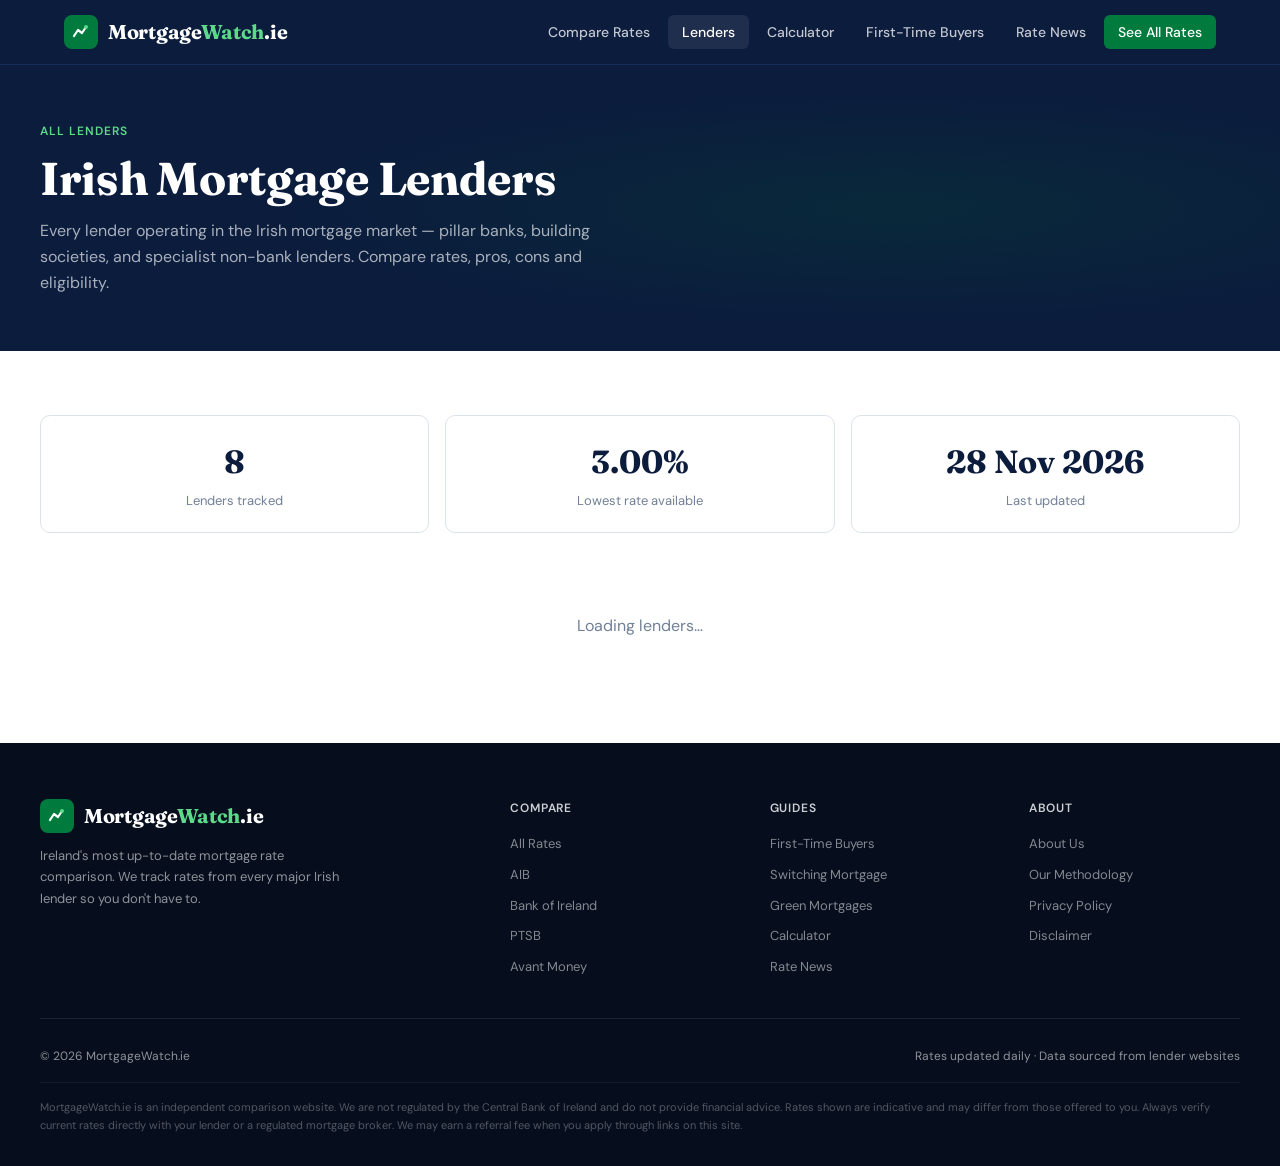
<file: lenders/index.html>
<!DOCTYPE html>
<html lang="en">
<head>
<meta charset="UTF-8">
<meta name="viewport" content="width=device-width, initial-scale=1.0">
<title>Irish Mortgage Lenders 2026 | MortgageWatch.ie</title>
<meta name="description" content="Compare all Irish mortgage lenders — AIB, Bank of Ireland, PTSB, Avant Money, Haven, EBS, ICS and Finance Ireland. Find the best lender for your situation.">
<link rel="preconnect" href="https://fonts.googleapis.com">
<link rel="preconnect" href="https://fonts.gstatic.com" crossorigin>
<link href="https://fonts.googleapis.com/css2?family=Fraunces:ital,wght@0,400;0,600;0,700;1,400&family=DM+Sans:wght@300;400;500;600&display=swap" rel="stylesheet">
<link rel="stylesheet" href="/assets/css/main.css">
<style>
.lender-grid {
  display: grid;
  grid-template-columns: repeat(auto-fill, minmax(340px, 1fr));
  gap: 20px;
}
.lender-card {
  background: var(--white);
  border: 1px solid var(--border);
  border-radius: var(--radius-lg);
  padding: 24px;
  text-decoration: none;
  display: flex;
  flex-direction: column;
  gap: 16px;
  box-shadow: var(--shadow-sm);
  transition: box-shadow 0.15s, border-color 0.15s, transform 0.1s;
}
.lender-card:hover {
  box-shadow: var(--shadow-md);
  border-color: #A0B0CC;
  transform: translateY(-2px);
}
.lender-card-top {
  display: flex;
  align-items: center;
  gap: 16px;
}
.lender-logo {
  width: 56px; height: 56px;
  border-radius: 12px;
  display: flex; align-items: center; justify-content: center;
  font-size: 12px; font-weight: 800;
  border: 1px solid var(--border);
  flex-shrink: 0;
}
.lender-card-name {
  font-family: 'Fraunces', serif;
  font-size: 20px;
  font-weight: 700;
  color: var(--navy);
}
.lender-card-type {
  font-size: 12px;
  color: var(--text-muted);
  margin-top: 2px;
}
.lender-card-about {
  font-size: 13px;
  color: var(--text-secondary);
  line-height: 1.65;
  flex: 1;
}
.lender-card-stats {
  display: grid;
  grid-template-columns: 1fr 1fr 1fr;
  gap: 8px;
  padding-top: 16px;
  border-top: 1px solid var(--border);
}
.lcs { text-align: center; }
.lcs-val {
  font-family: 'Fraunces', serif;
  font-size: 20px;
  font-weight: 700;
  color: var(--navy);
}
.lcs-val.green { color: var(--green); }
.lcs-label { font-size: 11px; color: var(--text-muted); margin-top: 2px; }
.lender-card-footer {
  display: flex;
  align-items: center;
  justify-content: space-between;
  flex-wrap: wrap;
  gap: 8px;
}
.tag {
  display: inline-block;
  padding: 3px 9px;
  border-radius: 20px;
  font-size: 11px;
  font-weight: 600;
}
.tag-broker { background: #EBF0FD; color: #2D4ED8; }
.tag-direct { background: var(--green-pale); color: var(--green); }
.tag-cashback { background: #FEF3C7; color: #92400E; }
.tag-green { background: var(--green-pale); color: var(--green); }

.view-btn {
  font-size: 13px;
  font-weight: 600;
  color: var(--navy);
  display: inline-flex;
  align-items: center;
  gap: 4px;
}
.lender-card:hover .view-btn { color: var(--green); }

.intro-grid {
  display: grid;
  grid-template-columns: repeat(3, 1fr);
  gap: 16px;
  margin-bottom: 40px;
}
.intro-stat {
  background: var(--white);
  border: 1px solid var(--border);
  border-radius: var(--radius-md);
  padding: 20px;
  text-align: center;
}
.intro-stat-val {
  font-family: 'Fraunces', serif;
  font-size: 32px;
  font-weight: 700;
  color: var(--navy);
}
.intro-stat-label { font-size: 13px; color: var(--text-muted); margin-top: 4px; }

@media(max-width:700px){
  .lender-grid { grid-template-columns: 1fr; }
  .intro-grid { grid-template-columns: 1fr; }
}
</style>
</head>
<body>

<div class="page-header">
  <div class="page-header-inner">
    <div class="page-header-eyebrow">All Lenders</div>
    <h1>Irish Mortgage Lenders</h1>
    <p>Every lender operating in the Irish mortgage market — pillar banks, building societies, and specialist non-bank lenders. Compare rates, pros, cons and eligibility.</p>
  </div>
</div>

<section class="section">
  <div class="section-inner">

    <div class="intro-grid">
      <div class="intro-stat">
        <div class="intro-stat-val" id="stat-lenders">8</div>
        <div class="intro-stat-label">Lenders tracked</div>
      </div>
      <div class="intro-stat">
        <div class="intro-stat-val" id="stat-lowest">—</div>
        <div class="intro-stat-label">Lowest rate available</div>
      </div>
      <div class="intro-stat">
        <div class="intro-stat-val" id="stat-updated">—</div>
        <div class="intro-stat-label">Last updated</div>
      </div>
    </div>

    <div class="lender-grid" id="lender-grid">
      <div style="grid-column:1/-1;text-align:center;padding:40px;color:var(--text-muted);">Loading lenders…</div>
    </div>

  </div>
</section>

<script src="/assets/js/shared.js"></script>
<script>
injectNav('lenders');
injectFooter();

function lenderType(l) {
  const brokerOnly = ['avant','haven','ics','finance-ireland'];
  return brokerOnly.includes(l.id) ? 'broker' : 'direct';
}

async function init() {
  const data = await loadRates();
  if (!data) return;

  const allRatesList = data.lenders.flatMap(l => l.rates);
  const lowest = [...allRatesList].sort((a,b) => a.rate - b.rate)[0];
  document.getElementById('stat-lowest').textContent = lowest.rate.toFixed(2) + '%';
  document.getElementById('stat-updated').textContent = formatDate(data.last_updated);
  document.getElementById('stat-lenders').textContent = data.lenders.length;

  document.getElementById('lender-grid').innerHTML = data.lenders.map(l => {
    const sorted = [...l.rates].sort((a,b) => a.rate - b.rate);
    const best = sorted[0];
    const hasGreen = l.rates.some(r => r.green);
    const type = lenderType(l);

    return `
      <a href="/lenders/${l.id}.html" class="lender-card">
        <div class="lender-card-top">
          <div class="lender-logo" style="color:${l.color};border-color:${l.color}33;background:${l.color}11;">${l.initials}</div>
          <div>
            <div class="lender-card-name">${l.name}</div>
            <div class="lender-card-type">${type === 'broker' ? 'Broker-only lender' : 'Direct &amp; broker lender'}</div>
          </div>
        </div>
        <p class="lender-card-about">${l.about.substring(0, 120)}…</p>
        <div class="lender-card-stats">
          <div class="lcs">
            <div class="lcs-val green">${best.rate.toFixed(2)}%</div>
            <div class="lcs-label">Best rate</div>
          </div>
          <div class="lcs">
            <div class="lcs-val">${l.rates.length}</div>
            <div class="lcs-label">Products</div>
          </div>
          <div class="lcs">
            <div class="lcs-val">${l.rates[0].ltv_max}%</div>
            <div class="lcs-label">Max LTV</div>
          </div>
        </div>
        <div class="lender-card-footer">
          <div style="display:flex;gap:6px;flex-wrap:wrap;">
            <span class="tag ${type === 'broker' ? 'tag-broker' : 'tag-direct'}">${type === 'broker' ? 'Broker only' : 'Apply direct'}</span>
            ${l.cashback_available ? '<span class="tag tag-cashback">Cashback</span>' : ''}
            ${hasGreen ? '<span class="tag tag-green">🌿 Green rate</span>' : ''}
          </div>
          <span class="view-btn">View rates →</span>
        </div>
      </a>`;
  }).join('');
}

init();
</script>
</body>
</html>
</file>
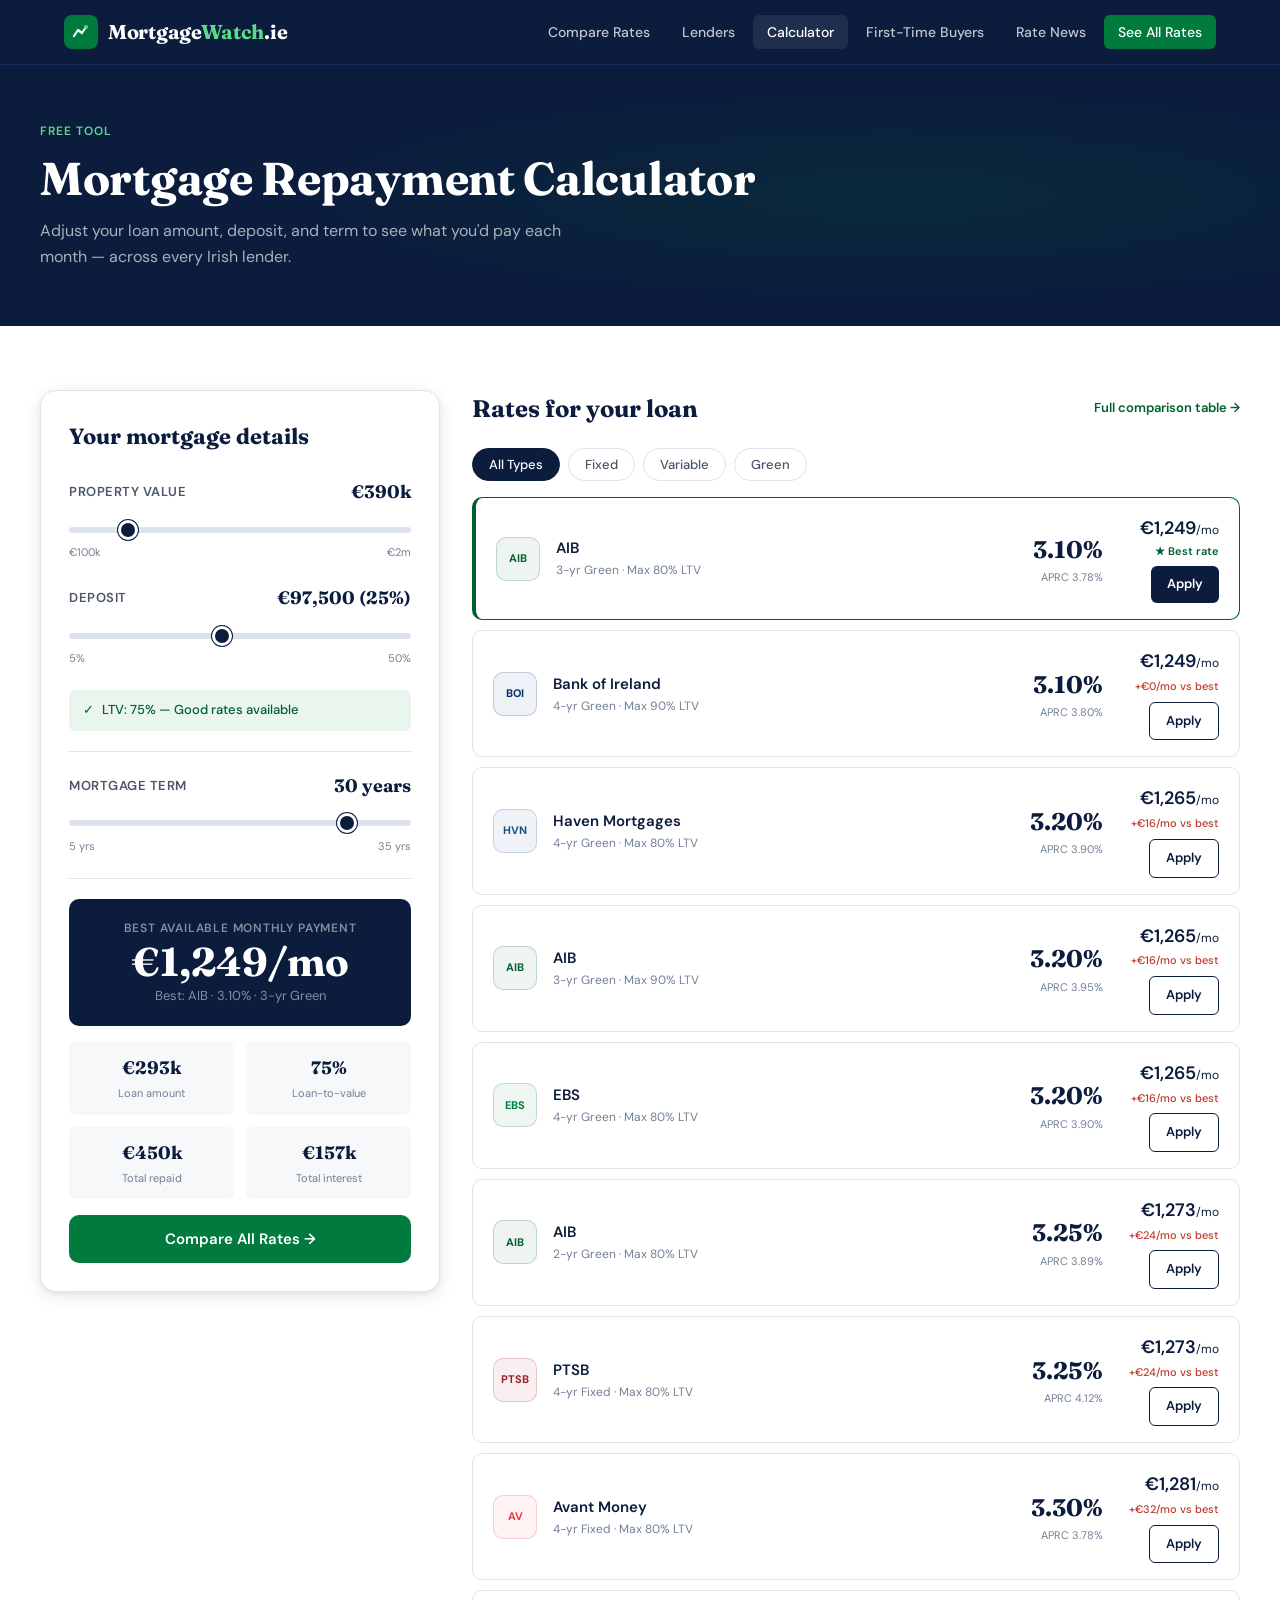
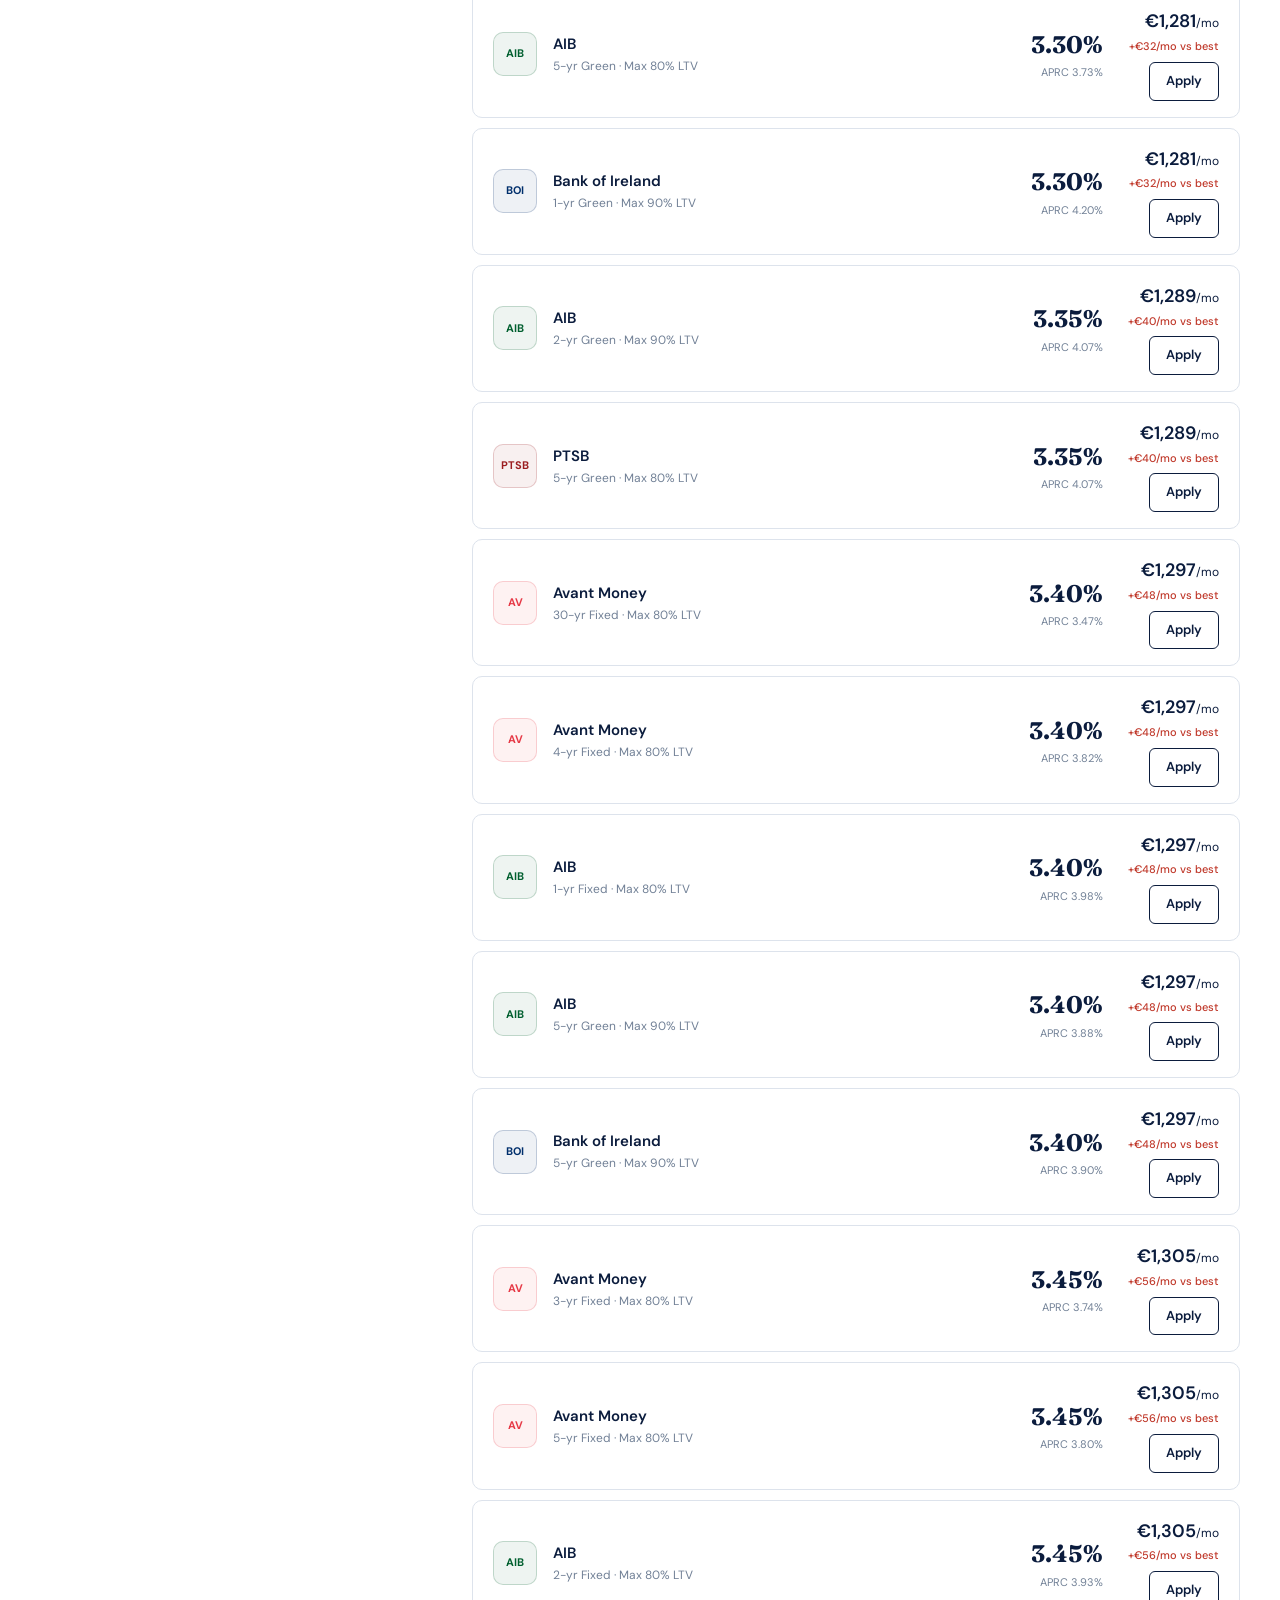
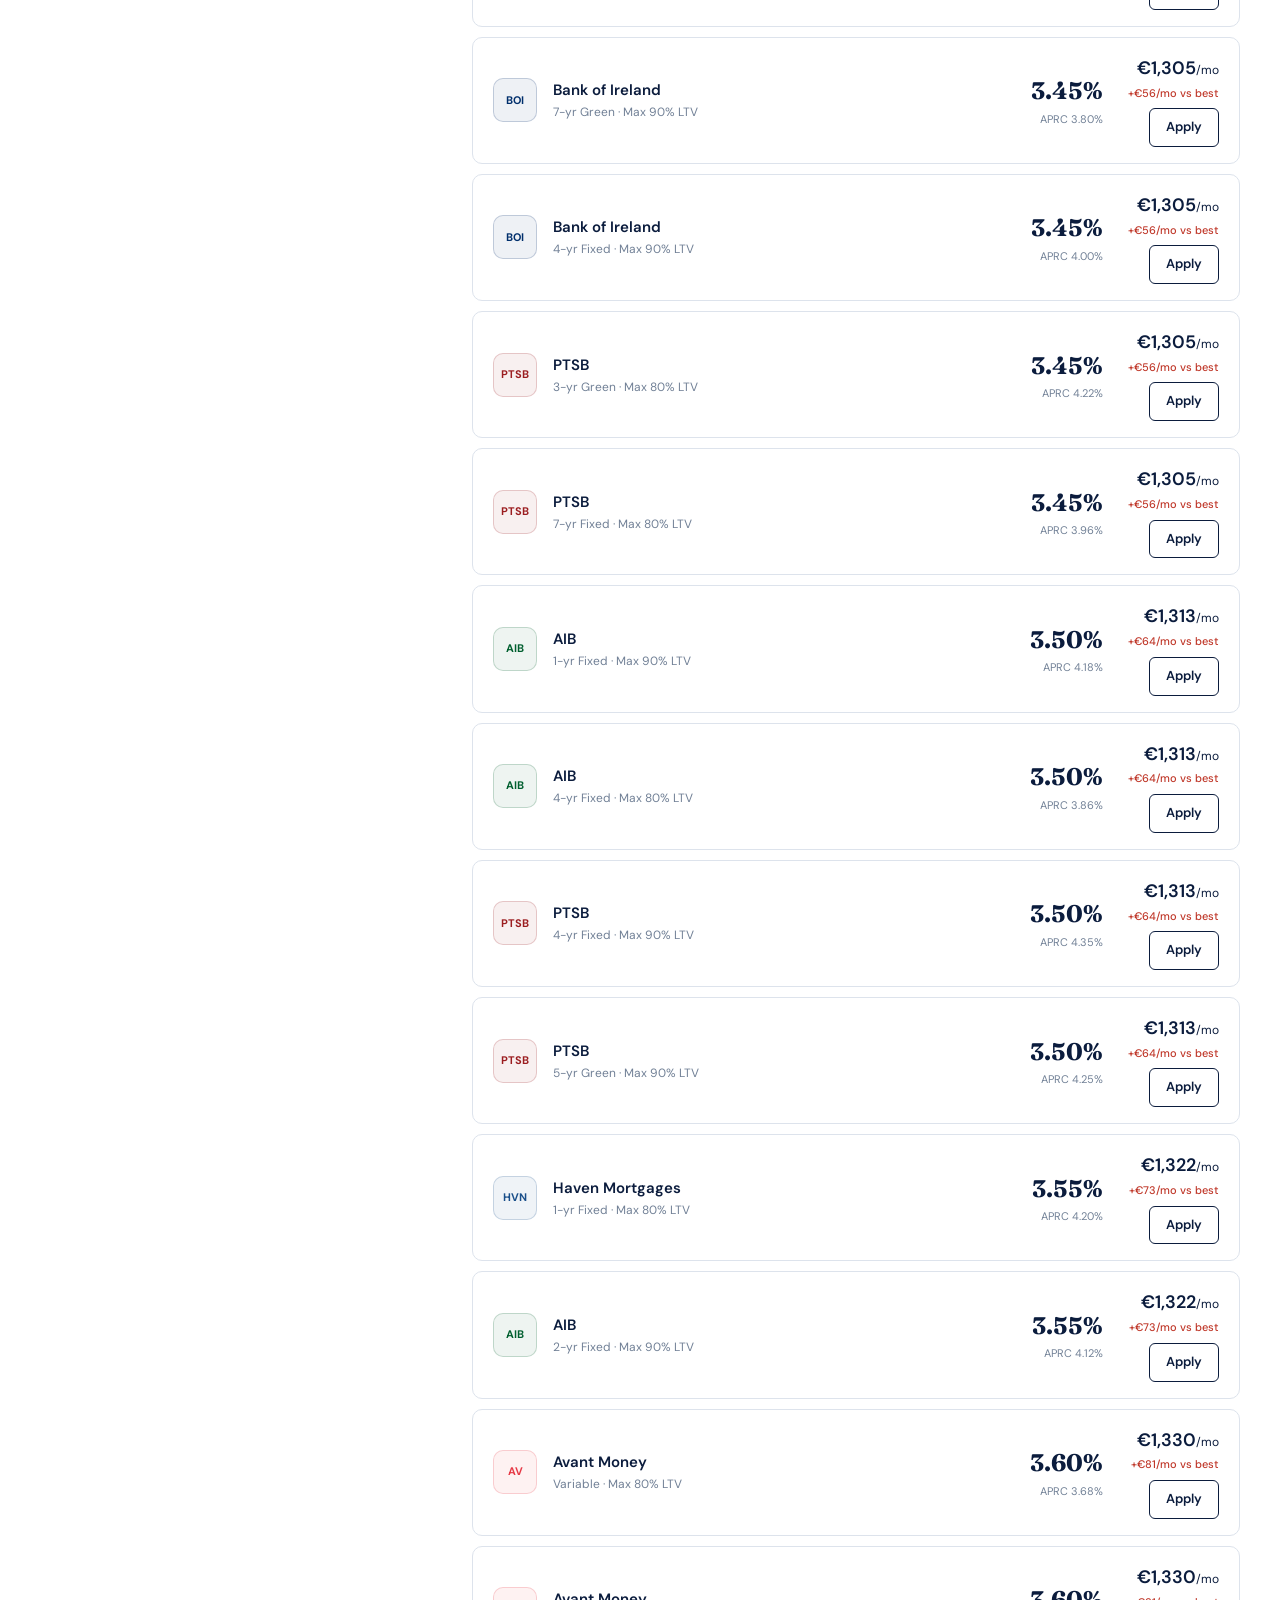
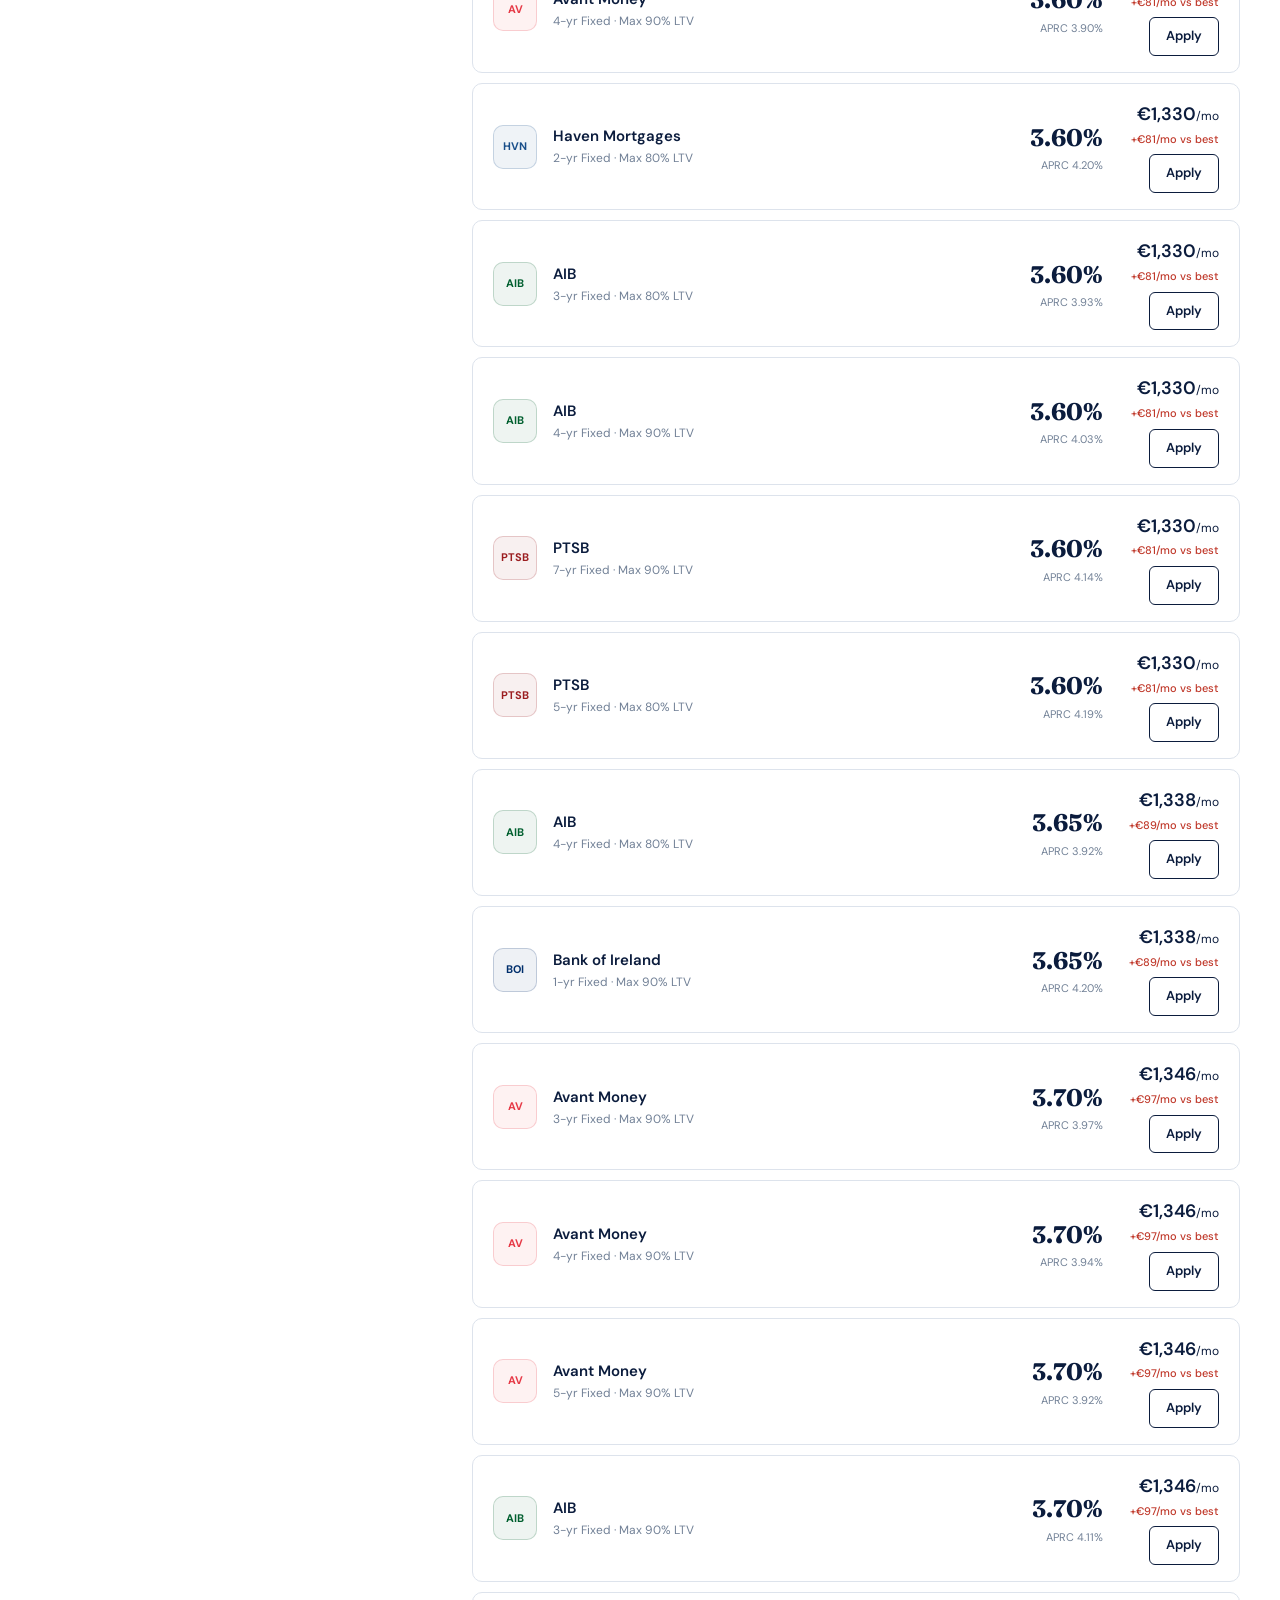
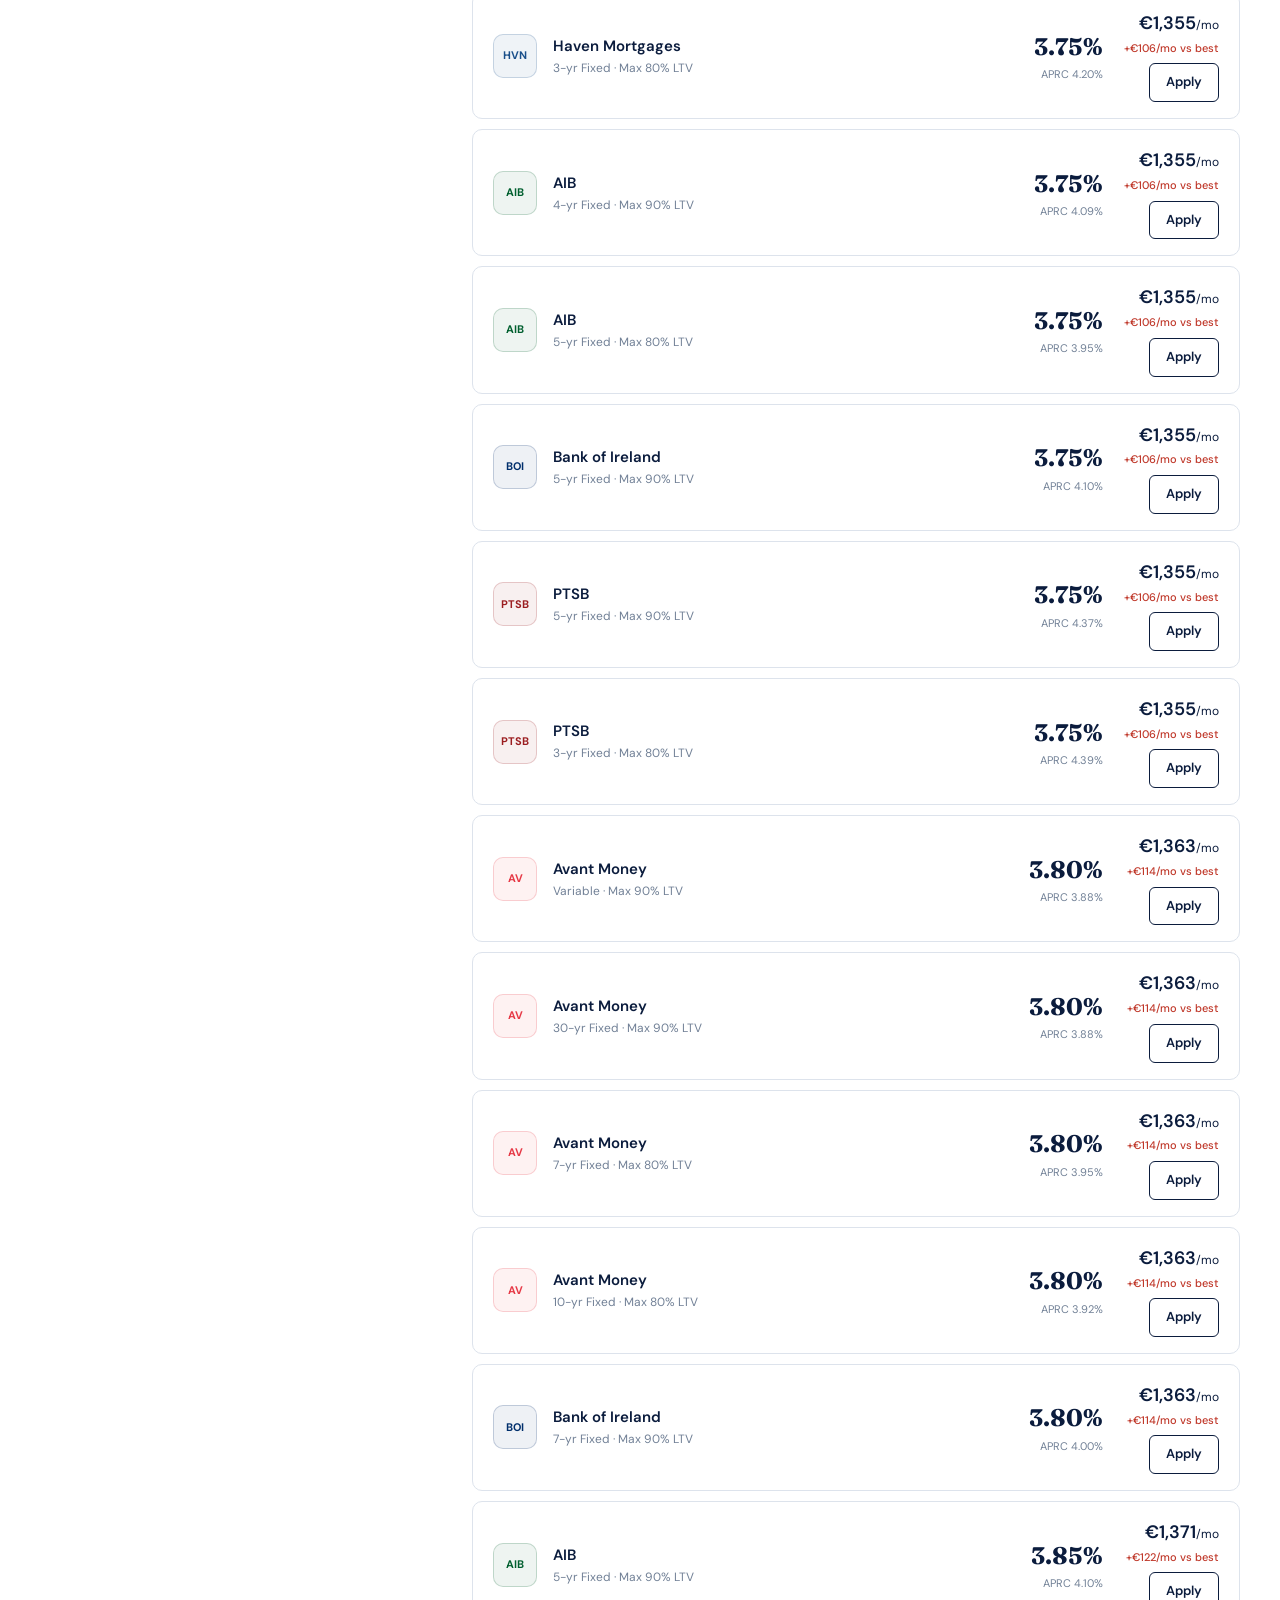
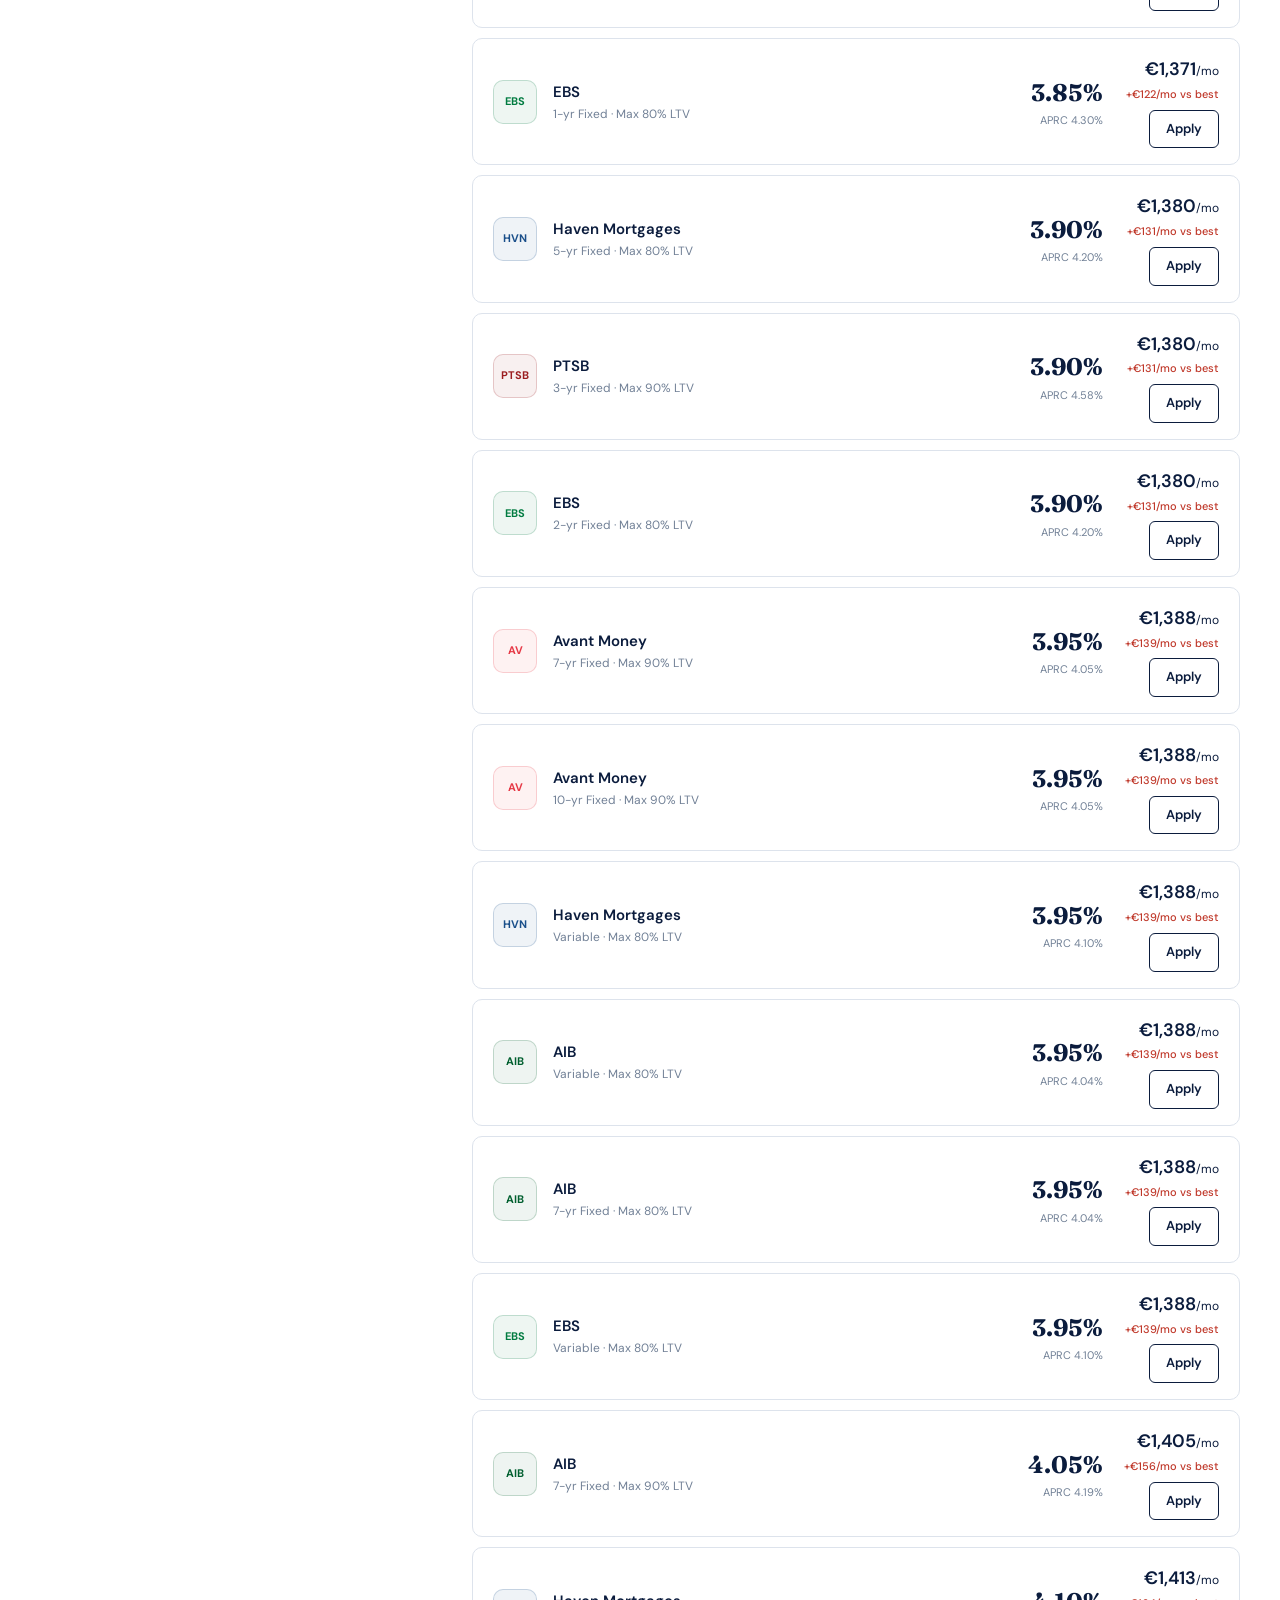
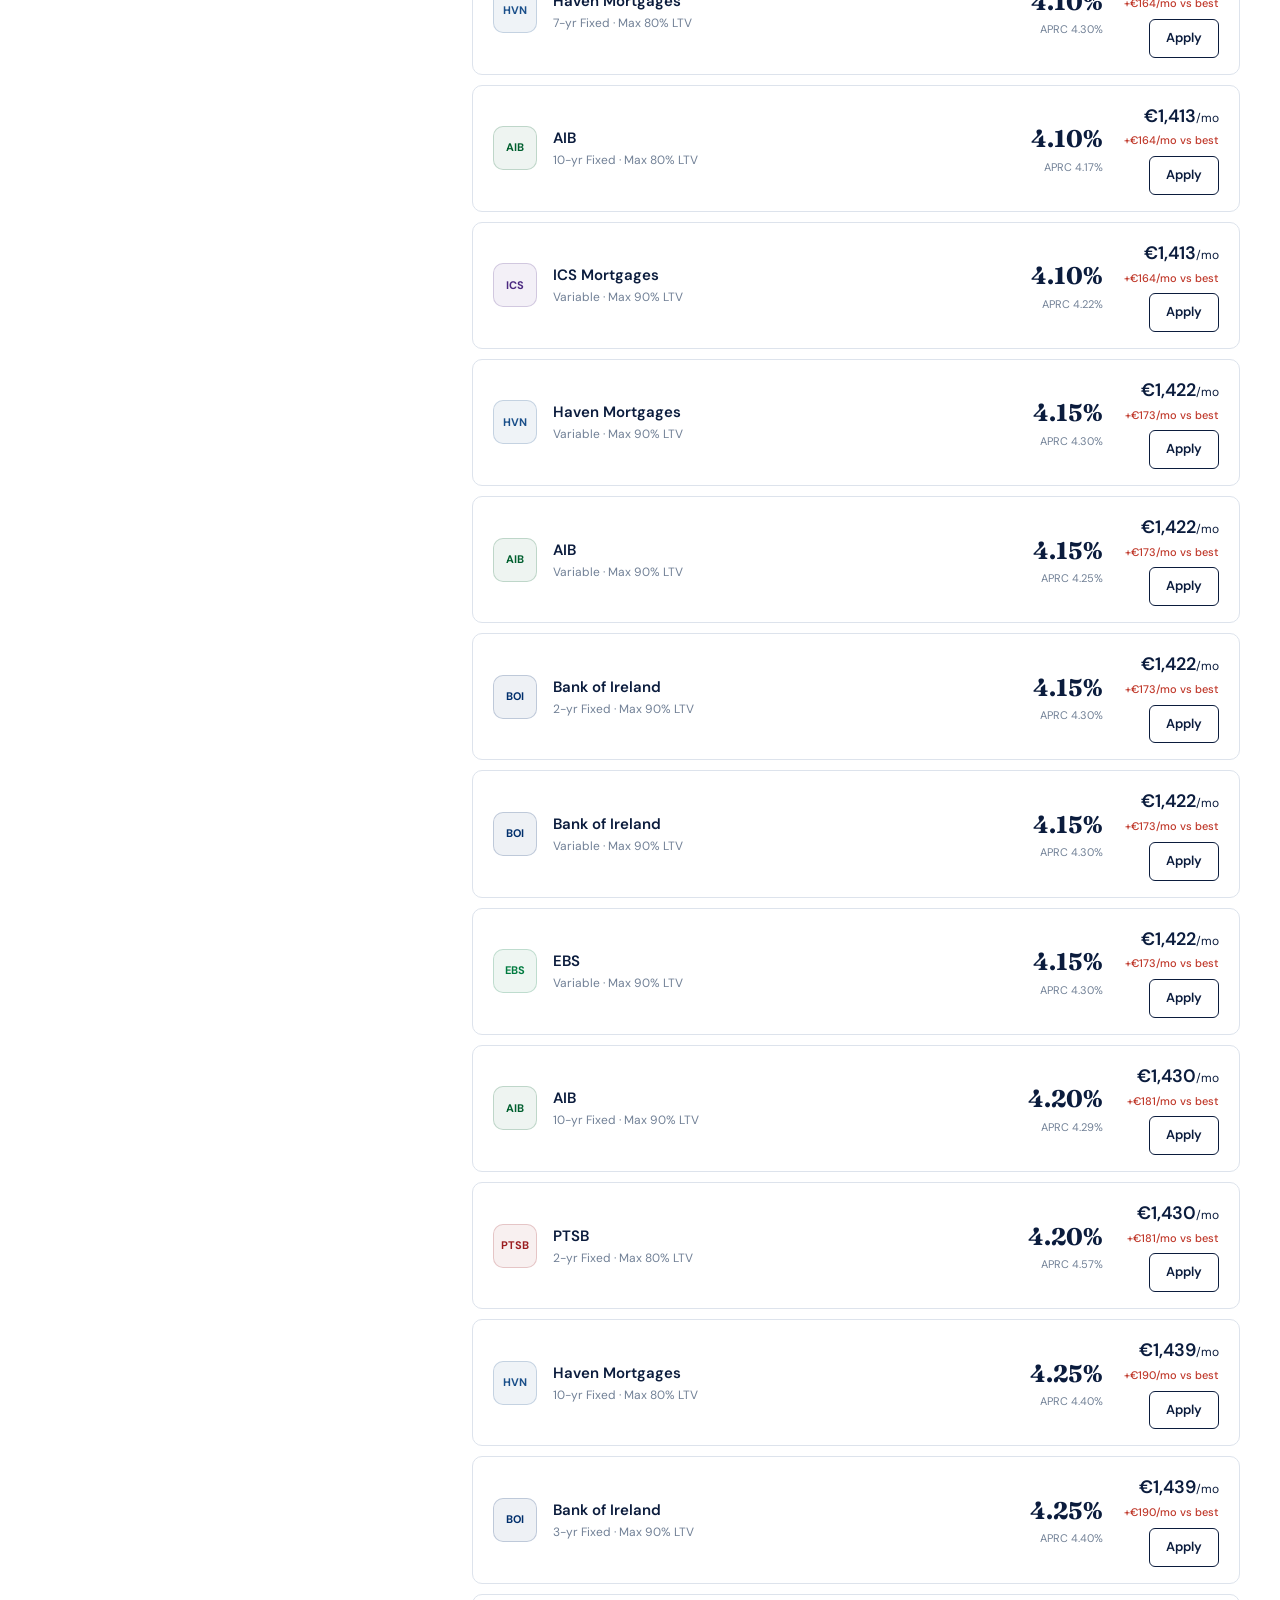
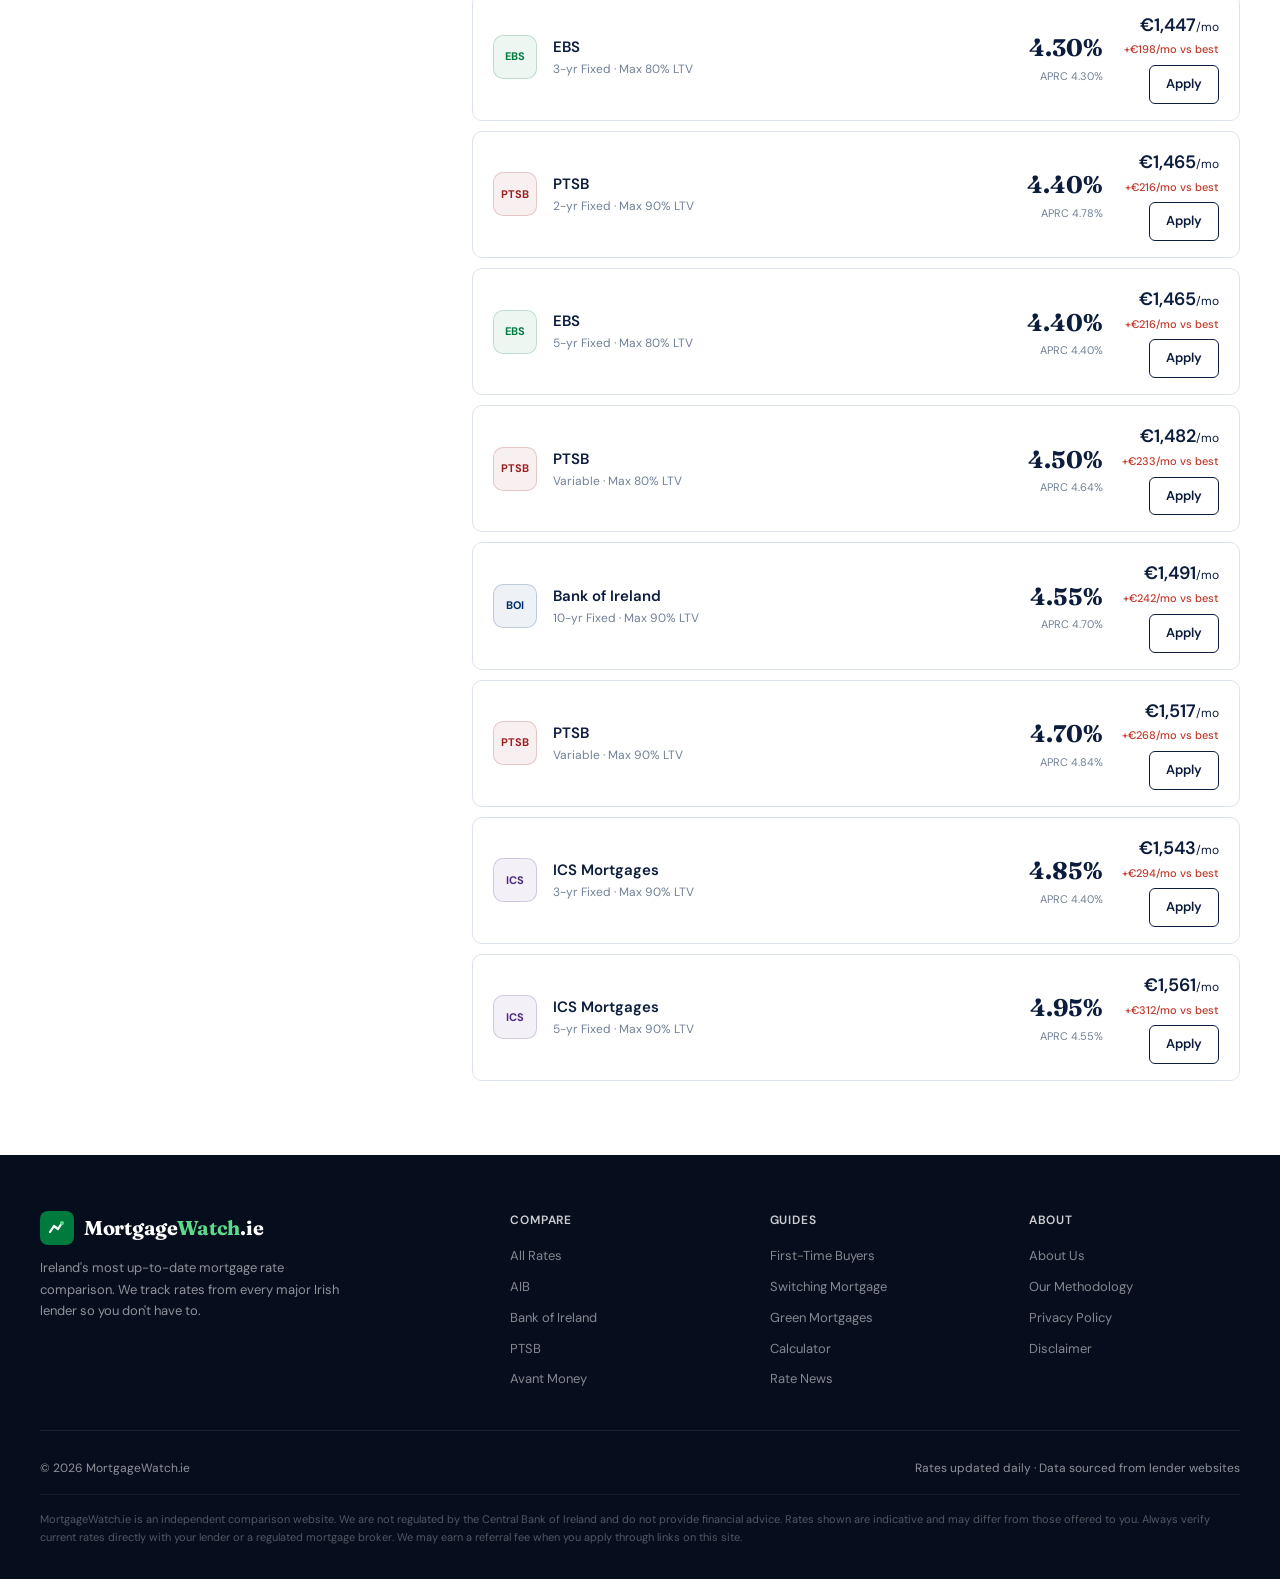
<file: calculator.html>
<!DOCTYPE html>
<html lang="en">
<head>
<meta charset="UTF-8">
<meta name="viewport" content="width=device-width, initial-scale=1.0">
<title>Mortgage Repayment Calculator Ireland | MortgageWatch.ie</title>
<meta name="description" content="Calculate your monthly mortgage repayments and see how rates from every Irish lender compare for your loan amount. Free Irish mortgage calculator.">
<link rel="preconnect" href="https://fonts.googleapis.com">
<link rel="preconnect" href="https://fonts.gstatic.com" crossorigin>
<link href="https://fonts.googleapis.com/css2?family=Fraunces:ital,wght@0,400;0,600;0,700;1,400&family=DM+Sans:wght@300;400;500;600&display=swap" rel="stylesheet">
<link rel="stylesheet" href="/assets/css/main.css">
<style>
.calc-grid {
  display: grid;
  grid-template-columns: 400px 1fr;
  gap: 32px;
  align-items: start;
}
.calc-card {
  background: var(--white);
  border: 1px solid var(--border);
  border-radius: var(--radius-lg);
  padding: 28px;
  box-shadow: var(--shadow-md);
  position: sticky;
  top: 80px;
}
.calc-card h2 {
  font-family: 'Fraunces', serif;
  font-size: 22px;
  font-weight: 700;
  color: var(--navy);
  margin-bottom: 24px;
}
.input-group { margin-bottom: 22px; }
.input-group label {
  display: flex;
  justify-content: space-between;
  align-items: center;
  font-size: 13px;
  font-weight: 600;
  color: var(--text-secondary);
  margin-bottom: 8px;
  text-transform: uppercase;
  letter-spacing: 0.5px;
}
.input-group label span {
  font-family: 'Fraunces', serif;
  font-size: 18px;
  font-weight: 700;
  color: var(--navy);
  text-transform: none;
  letter-spacing: 0;
}
.input-group input[type="range"] {
  width: 100%;
  height: 6px;
  -webkit-appearance: none;
  appearance: none;
  background: var(--border);
  border-radius: 3px;
  outline: none;
  margin-bottom: 4px;
}
.input-group input[type="range"]::-webkit-slider-thumb {
  -webkit-appearance: none;
  width: 20px; height: 20px;
  border-radius: 50%;
  background: var(--navy);
  cursor: pointer;
  border: 3px solid var(--white);
  box-shadow: 0 0 0 1px var(--navy);
}
.input-group input[type="range"]::-moz-range-thumb {
  width: 20px; height: 20px;
  border-radius: 50%;
  background: var(--navy);
  cursor: pointer;
  border: 3px solid var(--white);
  box-shadow: 0 0 0 1px var(--navy);
}
.range-labels {
  display: flex;
  justify-content: space-between;
  font-size: 11px;
  color: var(--text-muted);
  margin-top: 4px;
}
.divider { border: none; border-top: 1px solid var(--border); margin: 20px 0; }

.result-box {
  background: var(--navy);
  border-radius: var(--radius-md);
  padding: 20px;
  text-align: center;
  margin-top: 4px;
}
.result-box .result-label {
  font-size: 12px;
  font-weight: 600;
  color: rgba(255,255,255,0.5);
  text-transform: uppercase;
  letter-spacing: 0.8px;
  margin-bottom: 4px;
}
.result-box .result-main {
  font-family: 'Fraunces', serif;
  font-size: 40px;
  font-weight: 700;
  color: var(--white);
  line-height: 1;
}
.result-box .result-sub {
  font-size: 13px;
  color: rgba(255,255,255,0.5);
  margin-top: 4px;
}

.result-stats {
  display: grid;
  grid-template-columns: 1fr 1fr;
  gap: 12px;
  margin-top: 16px;
}
.result-stat {
  background: var(--off-white);
  border-radius: var(--radius-sm);
  padding: 12px;
  text-align: center;
}
.result-stat .stat-v {
  font-family: 'Fraunces', serif;
  font-size: 18px;
  font-weight: 700;
  color: var(--navy);
}
.result-stat .stat-l {
  font-size: 11px;
  color: var(--text-muted);
  margin-top: 2px;
}

.ltv-indicator {
  display: flex;
  align-items: center;
  gap: 8px;
  padding: 10px 14px;
  border-radius: var(--radius-sm);
  font-size: 13px;
  font-weight: 500;
  margin-top: 8px;
}
.ltv-green { background: var(--green-pale); color: var(--green); }
.ltv-amber { background: #FEF3C7; color: #92400E; }
.ltv-red { background: #FEE2E2; color: var(--red); }

/* Right panel — lender comparison */
.panel-header { display: flex; justify-content: space-between; align-items: center; margin-bottom: 20px; flex-wrap: wrap; gap: 8px; }
.panel-header h2 { font-family: 'Fraunces', serif; font-size: 24px; font-weight: 700; color: var(--navy); }

.mini-filter { display: flex; gap: 8px; flex-wrap: wrap; margin-bottom: 16px; }

.lender-rate-card {
  background: var(--white);
  border: 1px solid var(--border);
  border-radius: var(--radius-md);
  padding: 16px 20px;
  margin-bottom: 10px;
  display: grid;
  grid-template-columns: auto 1fr auto auto;
  align-items: center;
  gap: 16px;
  transition: box-shadow 0.15s, border-color 0.15s;
}
.lender-rate-card:hover { box-shadow: var(--shadow-sm); border-color: #A0B0CC; }
.lender-rate-card.best { border-color: var(--green); border-left: 4px solid var(--green); }

.lrc-logo {
  width: 44px; height: 44px;
  border-radius: 10px;
  display: flex; align-items: center; justify-content: center;
  font-size: 11px; font-weight: 700;
  border: 1px solid var(--border);
  flex-shrink: 0;
}
.lrc-info .lrc-name { font-weight: 600; color: var(--navy); font-size: 15px; }
.lrc-info .lrc-term { font-size: 12px; color: var(--text-muted); margin-top: 1px; }
.lrc-rate { text-align: right; }
.lrc-rate .lrc-pct { font-family: 'Fraunces', serif; font-size: 24px; font-weight: 700; color: var(--navy); }
.lrc-rate .lrc-aprc { font-size: 11px; color: var(--text-muted); }
.lrc-monthly { text-align: right; min-width: 100px; }
.lrc-monthly .lrc-amount { font-size: 18px; font-weight: 600; color: var(--navy); }
.lrc-monthly .lrc-label { font-size: 11px; color: var(--text-muted); }

.saving-vs-best {
  font-size: 11px;
  color: var(--red);
  font-weight: 500;
  margin-top: 2px;
}
.saving-vs-best.positive { color: var(--green); }

@media(max-width:900px){
  .calc-grid { grid-template-columns: 1fr; }
  .calc-card { position: static; }
}
@media(max-width:500px){
  .lender-rate-card { grid-template-columns: auto 1fr auto; }
  .lender-rate-card .lrc-rate { display: none; }
}
</style>
</head>
<body>

<div class="page-header">
  <div class="page-header-inner">
    <div class="page-header-eyebrow">Free Tool</div>
    <h1>Mortgage Repayment Calculator</h1>
    <p>Adjust your loan amount, deposit, and term to see what you'd pay each month — across every Irish lender.</p>
  </div>
</div>

<section class="section">
  <div class="section-inner">
    <div class="calc-grid">

      <!-- LEFT: CALCULATOR INPUTS -->
      <div class="calc-card">
        <h2>Your mortgage details</h2>

        <div class="input-group">
          <label>Property Value <span id="lbl-property">€390,000</span></label>
          <input type="range" id="r-property" min="100000" max="2000000" step="10000" value="390000" oninput="update()">
          <div class="range-labels"><span>€100k</span><span>€2m</span></div>
        </div>

        <div class="input-group">
          <label>Deposit <span id="lbl-deposit">€87,500</span></label>
          <input type="range" id="r-deposit" min="5" max="50" step="1" value="25" oninput="update()">
          <div class="range-labels"><span>5%</span><span>50%</span></div>
        </div>

        <div id="ltv-box" class="ltv-indicator ltv-green">
          <span>✓</span>
          <span id="ltv-text">LTV: 75% — Good rates available</span>
        </div>

        <hr class="divider">

        <div class="input-group">
          <label>Mortgage Term <span id="lbl-term">30 years</span></label>
          <input type="range" id="r-term" min="5" max="35" step="1" value="30" oninput="update()">
          <div class="range-labels"><span>5 yrs</span><span>35 yrs</span></div>
        </div>

        <hr class="divider">

        <div class="result-box">
          <div class="result-label">Best available monthly payment</div>
          <div class="result-main" id="result-monthly">—</div>
          <div class="result-sub" id="result-lender">Loading…</div>
        </div>

        <div class="result-stats">
          <div class="result-stat">
            <div class="stat-v" id="stat-loan">—</div>
            <div class="stat-l">Loan amount</div>
          </div>
          <div class="result-stat">
            <div class="stat-v" id="stat-ltv">—</div>
            <div class="stat-l">Loan-to-value</div>
          </div>
          <div class="result-stat">
            <div class="stat-v" id="stat-total">—</div>
            <div class="stat-l">Total repaid</div>
          </div>
          <div class="result-stat">
            <div class="stat-v" id="stat-interest">—</div>
            <div class="stat-l">Total interest</div>
          </div>
        </div>

        <div style="margin-top:16px;">
          <a href="/rates.html" class="btn-primary" style="width:100%;justify-content:center;">Compare All Rates →</a>
        </div>
      </div>

      <!-- RIGHT: LENDER COMPARISON -->
      <div>
        <div class="panel-header">
          <h2>Rates for your loan</h2>
          <a href="/rates.html" style="font-size:13px;color:var(--green);font-weight:600;text-decoration:none;">Full comparison table →</a>
        </div>

        <div class="mini-filter">
          <button class="filter-btn active" onclick="setCalcFilter('all', this)">All Types</button>
          <button class="filter-btn" onclick="setCalcFilter('fixed', this)">Fixed</button>
          <button class="filter-btn" onclick="setCalcFilter('variable', this)">Variable</button>
          <button class="filter-btn" onclick="setCalcFilter('green', this)">Green</button>
        </div>

        <div id="lender-list">
          <div style="text-align:center;padding:40px;color:var(--text-muted);">Loading lender rates…</div>
        </div>
      </div>

    </div>
  </div>
</section>

<script src="/assets/js/shared.js"></script>
<script>
injectNav('calculator');
injectFooter();

let allRates = [];
let calcFilter = 'all';

function fmt(n) { return '€' + Math.round(n).toLocaleString('en-IE'); }
function fmtShort(n) {
  if (n >= 1000000) return '€' + (n/1000000).toFixed(2) + 'm';
  if (n >= 1000) return '€' + Math.round(n/1000) + 'k';
  return fmt(n);
}

function update() {
  const property = parseInt(document.getElementById('r-property').value);
  const depositPct = parseInt(document.getElementById('r-deposit').value);
  const termYrs = parseInt(document.getElementById('r-term').value);

  const deposit = Math.round(property * depositPct / 100);
  const loan = property - deposit;
  const ltv = Math.round(loan / property * 100);

  document.getElementById('lbl-property').textContent = fmtShort(property);
  document.getElementById('lbl-deposit').textContent = `${fmt(deposit)} (${depositPct}%)`;
  document.getElementById('lbl-term').textContent = `${termYrs} year${termYrs !== 1 ? 's' : ''}`;

  document.getElementById('stat-loan').textContent = fmtShort(loan);
  document.getElementById('stat-ltv').textContent = ltv + '%';

  const ltvBox = document.getElementById('ltv-box');
  const ltvText = document.getElementById('ltv-text');
  ltvBox.className = 'ltv-indicator';
  if (ltv <= 60) { ltvBox.classList.add('ltv-green'); ltvText.textContent = `LTV: ${ltv}% — Best rates available`; }
  else if (ltv <= 80) { ltvBox.classList.add('ltv-green'); ltvText.textContent = `LTV: ${ltv}% — Good rates available`; }
  else if (ltv <= 90) { ltvBox.classList.add('ltv-amber'); ltvText.textContent = `LTV: ${ltv}% — Some lenders may apply higher rates`; }
  else { ltvBox.classList.add('ltv-red'); ltvText.textContent = `LTV: ${ltv}% — Exceeds most lenders' maximum`; }

  renderLenders(loan, ltv, termYrs);
}

function renderLenders(loan, ltv, termYrs) {
  if (!allRates.length) return;

  const eligible = allRates.filter(r => {
    if (r.ltv_max < ltv) return false;
    if (calcFilter === 'green' && !r.green) return false;
    if (calcFilter === 'fixed' && (r.type !== 'fixed' || r.green)) return false;
    if (calcFilter === 'variable' && r.type !== 'variable') return false;
    return true;
  });

  const sorted = [...eligible].sort((a, b) => a.rate - b.rate);

  if (!sorted.length) {
    document.getElementById('lender-list').innerHTML = '<div style="text-align:center;padding:32px;color:var(--text-muted);">No eligible rates for your loan-to-value. Try a larger deposit.</div>';
    document.getElementById('result-monthly').textContent = '—';
    document.getElementById('result-lender').textContent = 'No eligible rates';
    return;
  }

  const bestMonthly = calcMonthly(loan, sorted[0].rate, termYrs);
  document.getElementById('result-monthly').textContent = fmt(bestMonthly) + '/mo';
  document.getElementById('result-lender').textContent = `Best: ${sorted[0].lenderName} · ${sorted[0].rate.toFixed(2)}% · ${termLabel(sorted[0])}`;

  const totalBest = bestMonthly * termYrs * 12;
  document.getElementById('stat-total').textContent = fmtShort(totalBest);
  document.getElementById('stat-interest').textContent = fmtShort(totalBest - loan);

  document.getElementById('lender-list').innerHTML = sorted.map((r, i) => {
    const monthly = calcMonthly(loan, r.rate, termYrs);
    const diff = monthly - bestMonthly;
    return `
      <div class="lender-rate-card ${i === 0 ? 'best' : ''}">
        <div class="lrc-logo" style="color:${r.lenderColor};border-color:${r.lenderColor}33;background:${r.lenderColor}11;">${r.lenderInitials}</div>
        <div class="lrc-info">
          <div class="lrc-name">${r.lenderName}</div>
          <div class="lrc-term">${termLabel(r)} · Max ${r.ltv_max}% LTV${r.cashback ? ` · +€${r.cashback.toLocaleString()} cashback` : ''}</div>
        </div>
        <div class="lrc-rate">
          <div class="lrc-pct">${r.rate.toFixed(2)}%</div>
          <div class="lrc-aprc">APRC ${r.aprc.toFixed(2)}%</div>
        </div>
        <div class="lrc-monthly">
          <div class="lrc-amount">${fmt(monthly)}<span style="font-size:12px;font-weight:400;">/mo</span></div>
          ${i === 0
            ? '<div class="lrc-label" style="color:var(--green);font-weight:600;">★ Best rate</div>'
            : `<div class="saving-vs-best">+${fmt(diff)}/mo vs best</div>`}
          <div style="margin-top:6px;"><a href="${r.affiliateUrl}" class="apply-btn ${i===0?'':'outline'}" target="_blank" rel="noopener">Apply</a></div>
        </div>
      </div>`;
  }).join('');
}

function setCalcFilter(f, btn) {
  calcFilter = f;
  document.querySelectorAll('.mini-filter .filter-btn').forEach(b => b.classList.remove('active'));
  btn.classList.add('active');
  update();
}

async function init() {
  const data = await loadRates();
  if (!data) return;
  data.lenders.forEach(lender => {
    lender.rates.forEach(rate => {
      allRates.push({ ...rate, lenderName: lender.name, lenderInitials: lender.initials, lenderColor: lender.color, lenderId: lender.id, affiliateUrl: lender.affiliate_url });
    });
  });
  update();
}

init();
</script>
</body>
</html>
</file>
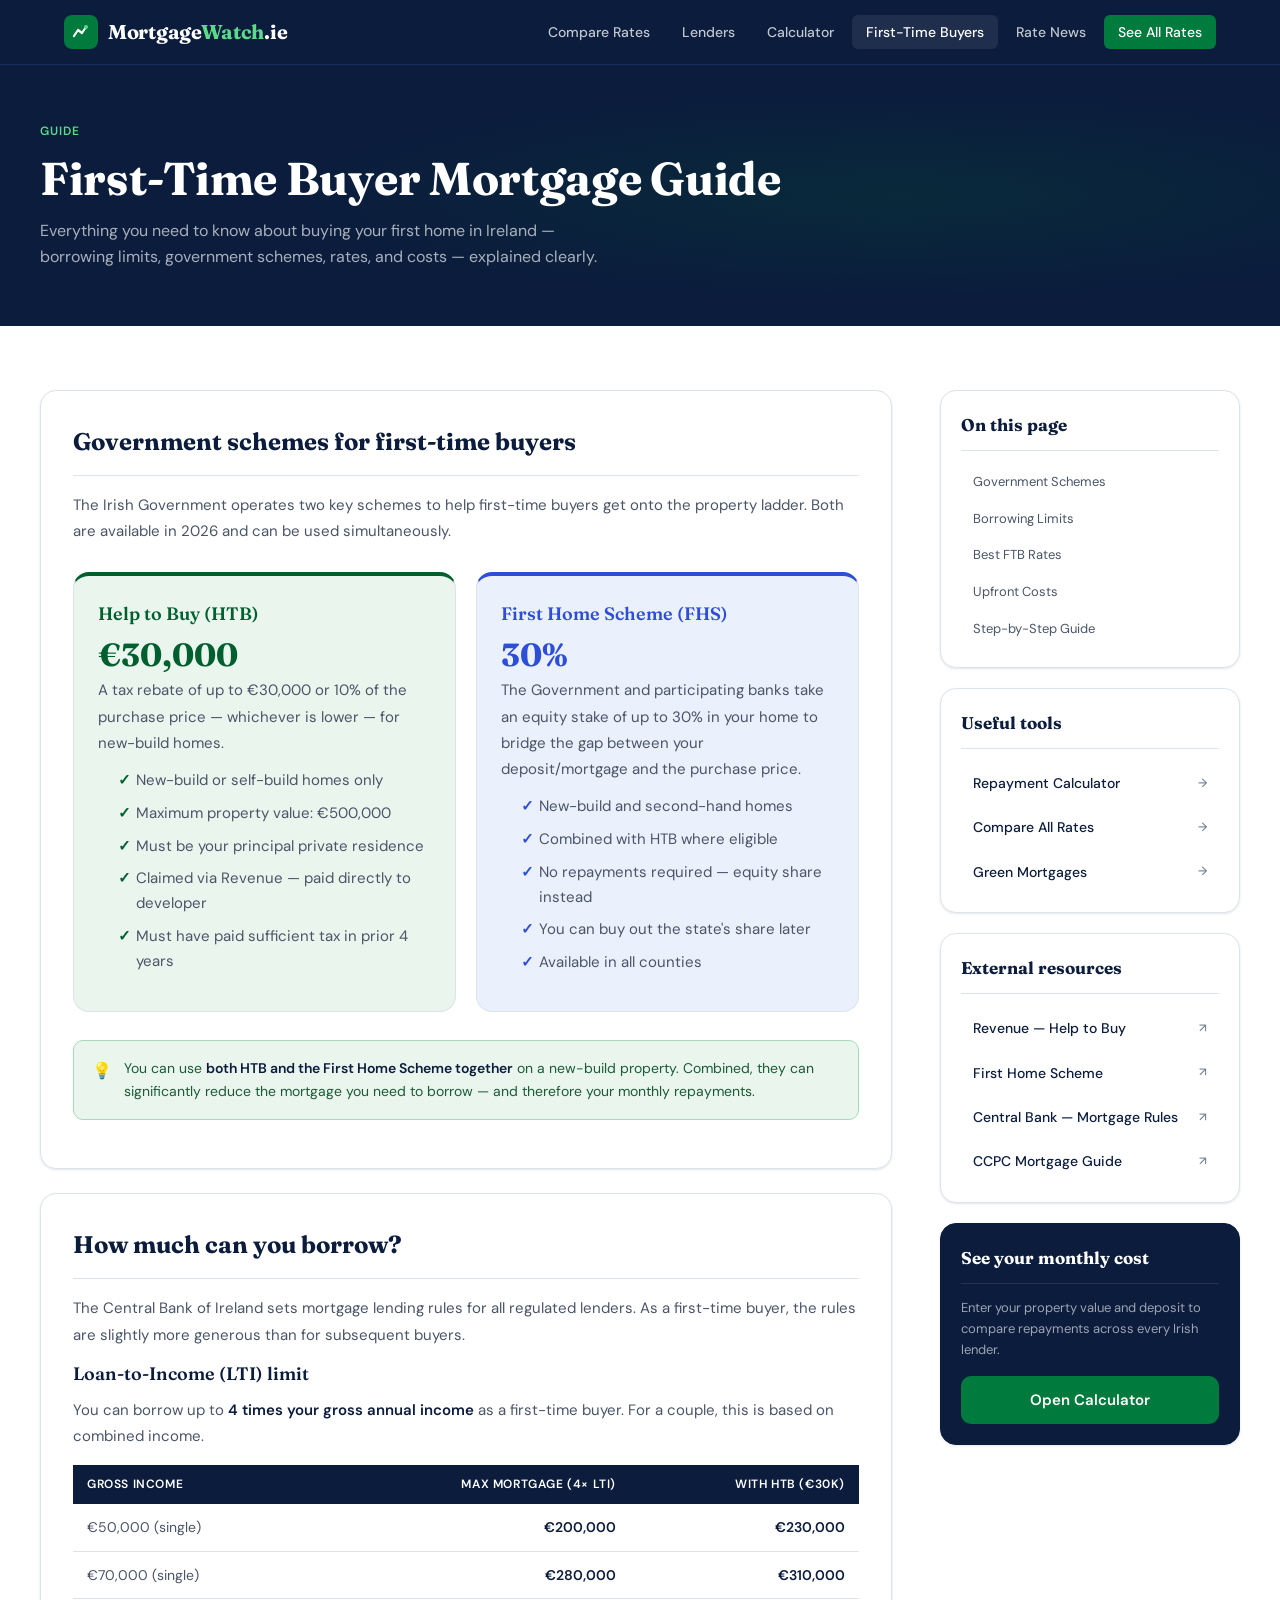
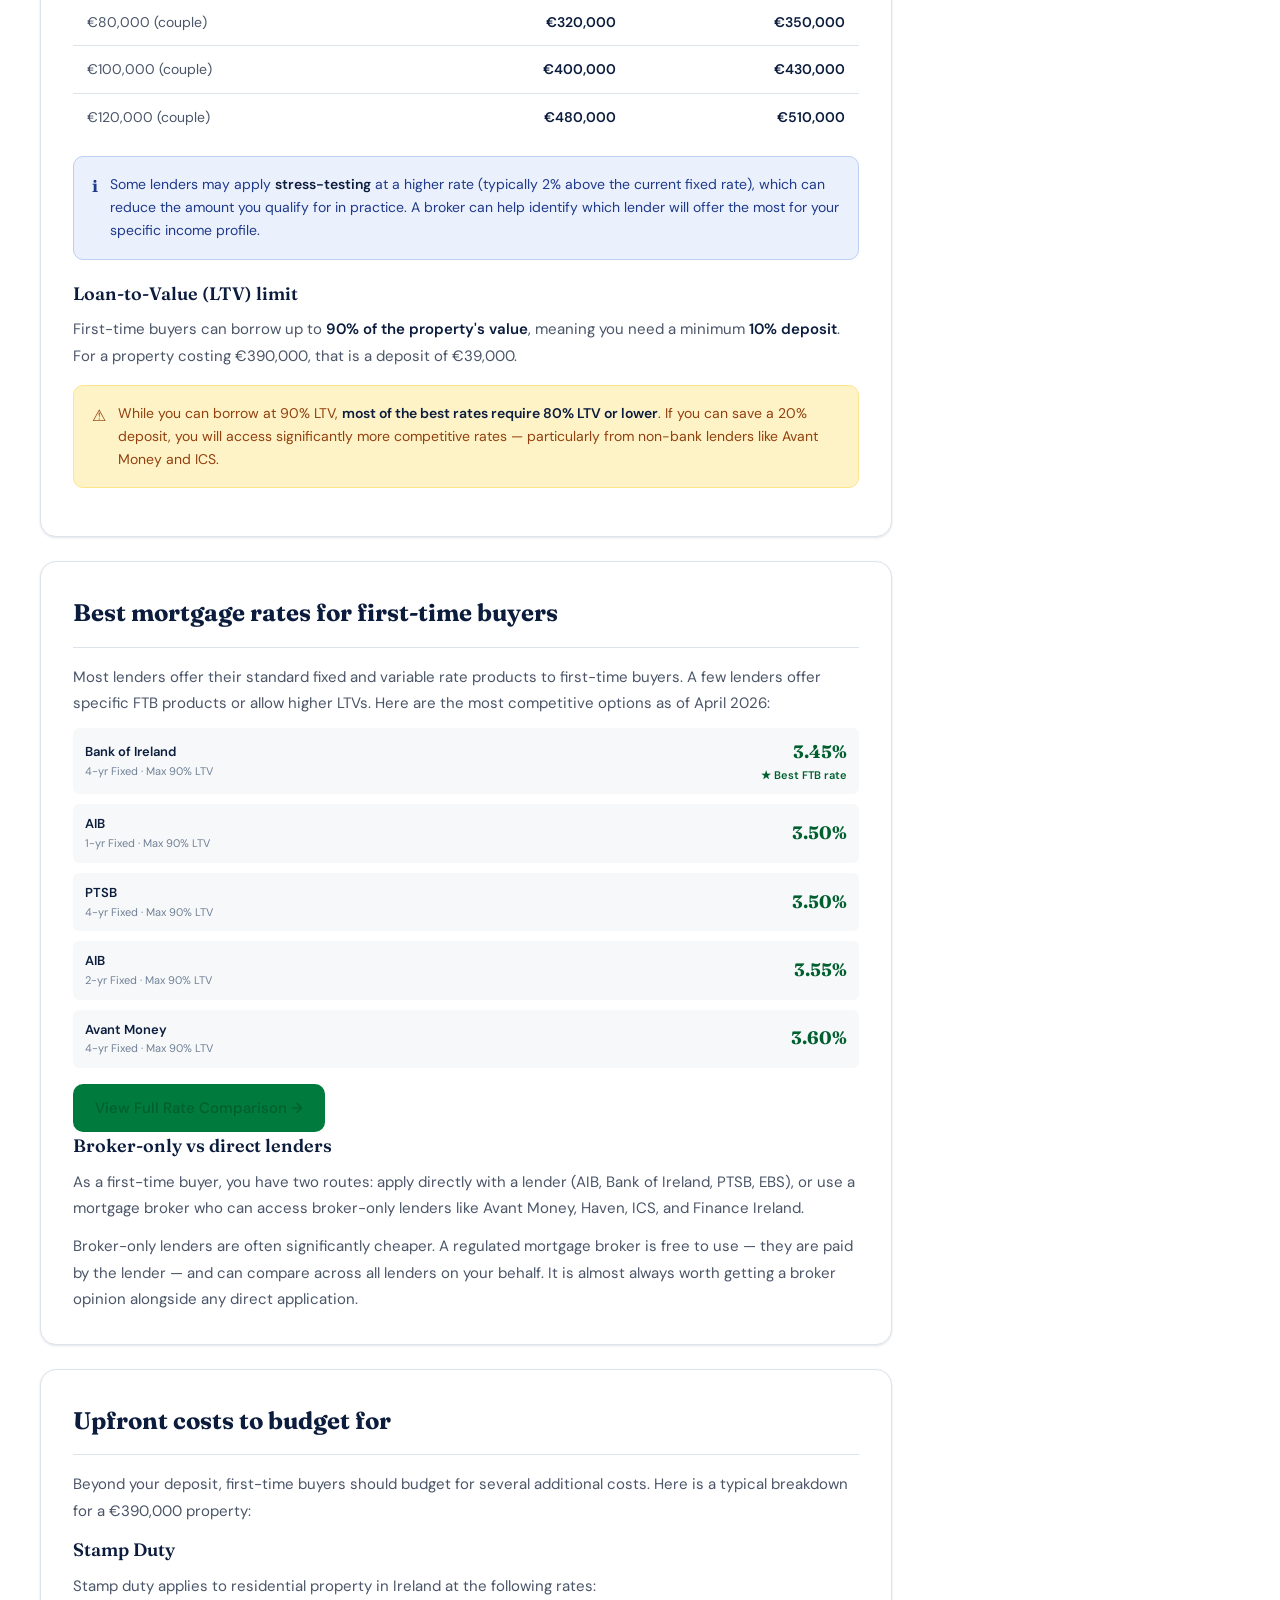
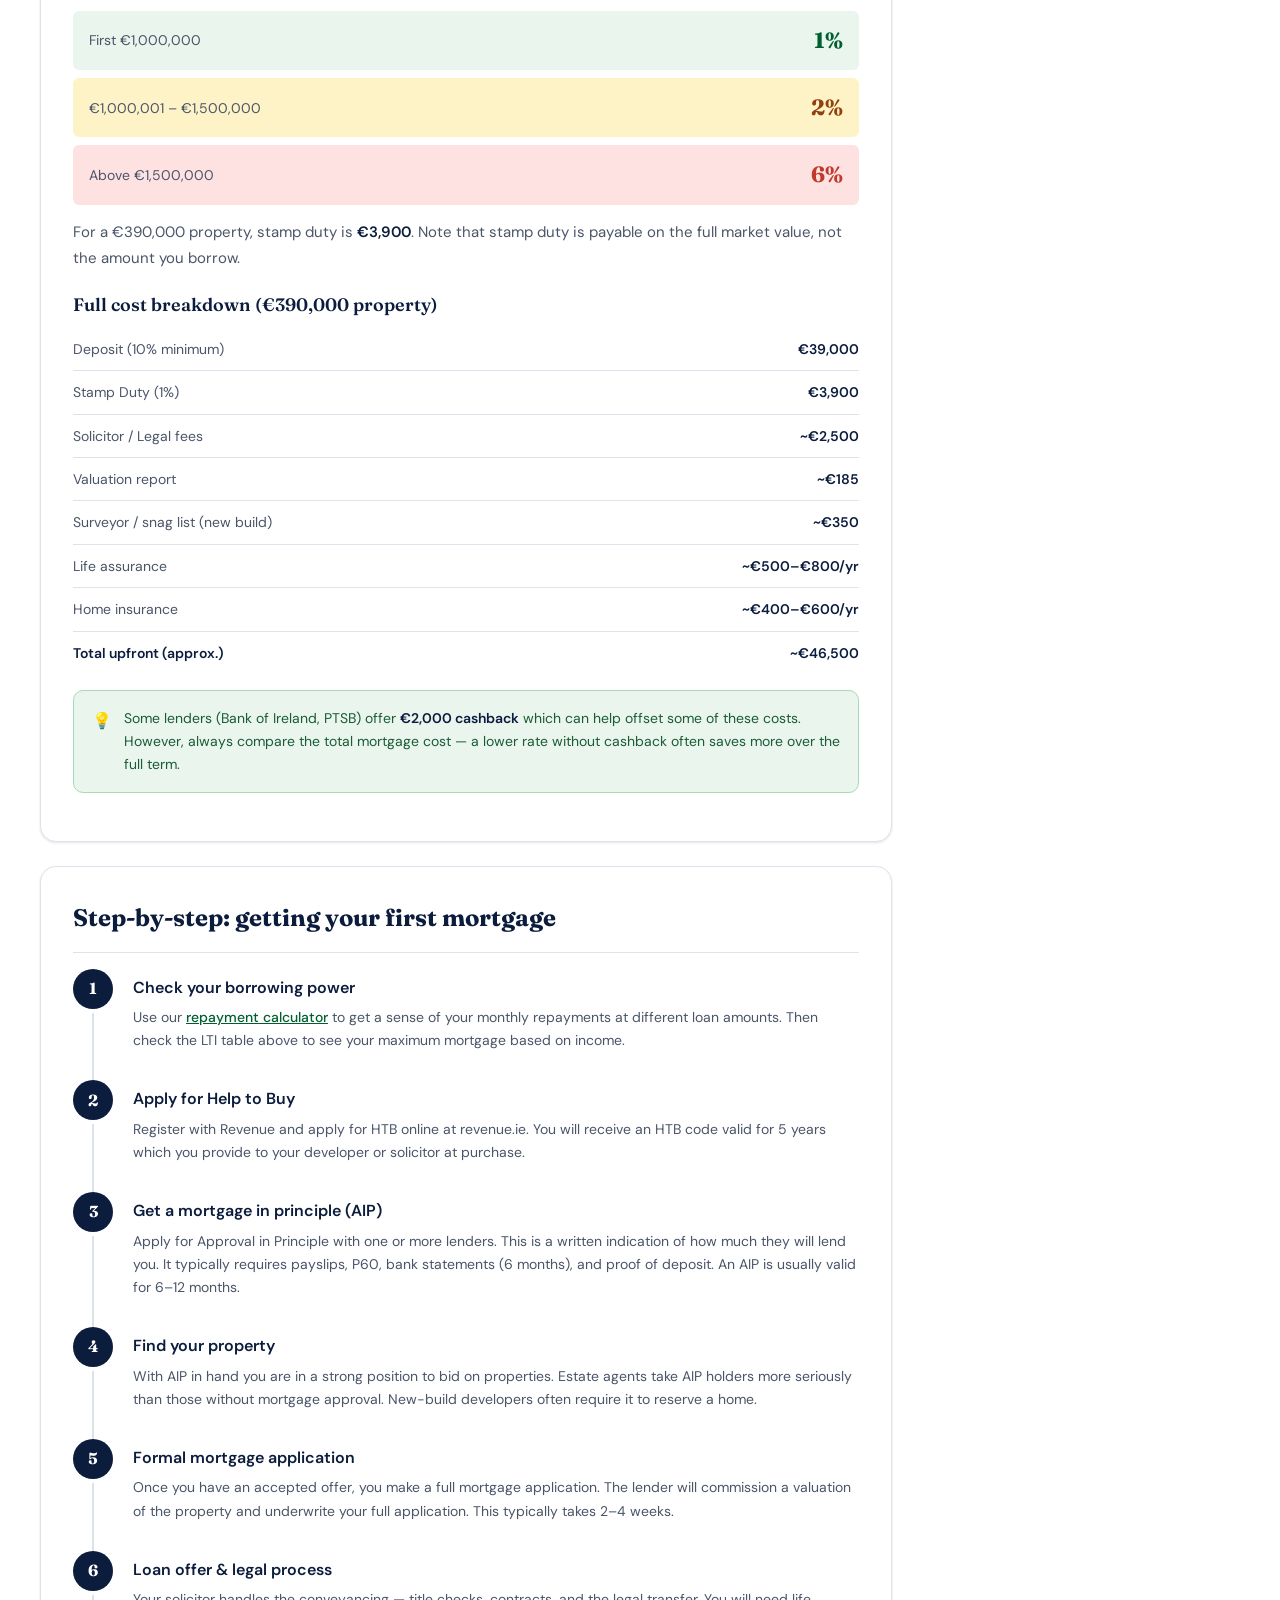
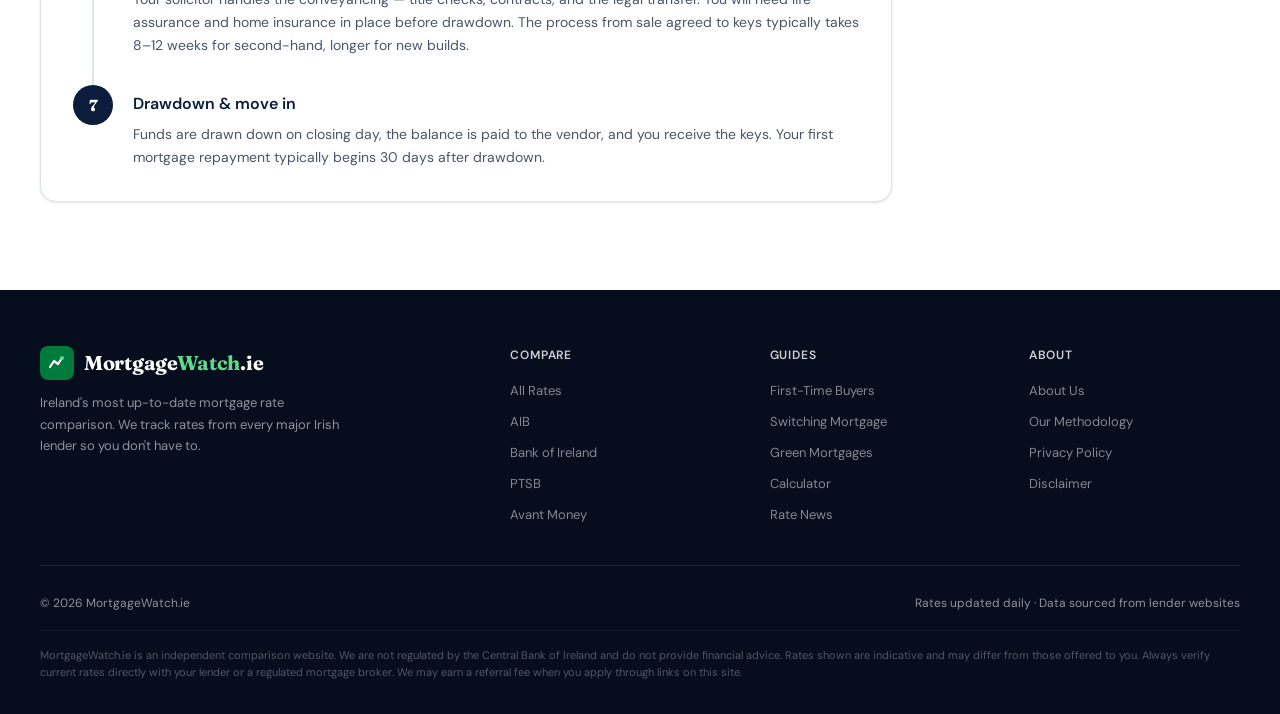
<file: first-time-buyers.html>
<!DOCTYPE html>
<html lang="en">
<head>
<meta charset="UTF-8">
<meta name="viewport" content="width=device-width, initial-scale=1.0">
<title>First-Time Buyer Mortgage Guide Ireland 2026 | MortgageWatch.ie</title>
<meta name="description" content="Everything Irish first-time buyers need to know — Help to Buy, First Home Scheme, borrowing limits, best rates, stamp duty and step-by-step guide to getting your first mortgage.">
<link rel="preconnect" href="https://fonts.googleapis.com">
<link rel="preconnect" href="https://fonts.gstatic.com" crossorigin>
<link href="https://fonts.googleapis.com/css2?family=Fraunces:ital,wght@0,400;0,600;0,700;1,400&family=DM+Sans:wght@300;400;500;600&display=swap" rel="stylesheet">
<link rel="stylesheet" href="/assets/css/main.css">
<style>
/* ── LAYOUT ── */
.guide-layout {
  display: grid;
  grid-template-columns: 1fr 300px;
  gap: 48px;
  align-items: start;
}
.guide-content { min-width: 0; }
.guide-sidebar { position: sticky; top: 80px; display: flex; flex-direction: column; gap: 20px; }

/* ── SCHEME CARDS ── */
.scheme-grid {
  display: grid;
  grid-template-columns: 1fr 1fr;
  gap: 20px;
  margin: 28px 0;
}
.scheme-card {
  border-radius: var(--radius-lg);
  padding: 24px;
  border: 1px solid var(--border);
}
.scheme-card.htb { border-top: 4px solid var(--green); background: var(--green-pale); }
.scheme-card.fhs { border-top: 4px solid #2D4ED8; background: #EBF0FD; }
.scheme-card h3 {
  font-family: 'Fraunces', serif;
  font-size: 18px;
  font-weight: 700;
  margin-bottom: 6px;
}
.scheme-card.htb h3 { color: var(--green); }
.scheme-card.fhs h3 { color: #2D4ED8; }
.scheme-card .scheme-amount {
  font-family: 'Fraunces', serif;
  font-size: 32px;
  font-weight: 700;
  line-height: 1;
  margin: 10px 0 6px;
}
.scheme-card.htb .scheme-amount { color: var(--green); }
.scheme-card.fhs .scheme-amount { color: #2D4ED8; }
.scheme-card p { font-size: 13px; color: var(--text-secondary); line-height: 1.6; }
.scheme-card ul { list-style: none; margin-top: 12px; display: flex; flex-direction: column; gap: 6px; }
.scheme-card li { font-size: 13px; color: var(--text-secondary); padding-left: 18px; position: relative; }
.scheme-card li::before { content: '✓'; position: absolute; left: 0; font-weight: 700; }
.scheme-card.htb li::before { color: var(--green); }
.scheme-card.fhs li::before { color: #2D4ED8; }

/* ── CONTENT SECTIONS ── */
.guide-section {
  background: var(--white);
  border: 1px solid var(--border);
  border-radius: var(--radius-lg);
  padding: 32px;
  margin-bottom: 24px;
  box-shadow: var(--shadow-sm);
}
.guide-section h2 {
  font-family: 'Fraunces', serif;
  font-size: 24px;
  font-weight: 700;
  color: var(--navy);
  margin-bottom: 16px;
  padding-bottom: 14px;
  border-bottom: 1px solid var(--border);
}
.guide-section h3 {
  font-family: 'Fraunces', serif;
  font-size: 18px;
  font-weight: 600;
  color: var(--navy);
  margin: 20px 0 8px;
}
.guide-section h3:first-of-type { margin-top: 0; }
.guide-section p { font-size: 15px; color: var(--text-secondary); line-height: 1.75; margin-bottom: 12px; }
.guide-section p:last-child { margin-bottom: 0; }
.guide-section ul, .guide-section ol {
  padding-left: 20px;
  margin-bottom: 12px;
  display: flex;
  flex-direction: column;
  gap: 8px;
}
.guide-section li { font-size: 15px; color: var(--text-secondary); line-height: 1.65; }
.guide-section strong { color: var(--text-primary); font-weight: 600; }
.guide-section a { color: var(--green); font-weight: 500; }

/* ── INFO BOX ── */
.info-box {
  border-radius: var(--radius-md);
  padding: 16px 18px;
  margin: 16px 0;
  font-size: 14px;
  line-height: 1.65;
  display: flex;
  gap: 12px;
}
.info-box.tip { background: var(--green-pale); border: 1px solid #A7D9B8; color: #1A5C35; }
.info-box.note { background: #EBF0FD; border: 1px solid #BCCEF5; color: #1E3A8A; }
.info-box.warn { background: #FEF3C7; border: 1px solid #FDE68A; color: #92400E; }
.info-box-icon { font-size: 16px; flex-shrink: 0; margin-top: 1px; }

/* ── BORROWING TABLE ── */
.borrow-table { width: 100%; border-collapse: collapse; font-size: 14px; margin: 16px 0; }
.borrow-table th { background: var(--navy); color: var(--white); padding: 10px 14px; text-align: left; font-size: 12px; font-weight: 600; text-transform: uppercase; letter-spacing: 0.6px; }
.borrow-table th.right { text-align: right; }
.borrow-table td { padding: 12px 14px; border-bottom: 1px solid var(--border); color: var(--text-secondary); }
.borrow-table td.right { text-align: right; font-weight: 600; color: var(--navy); }
.borrow-table tr:last-child td { border-bottom: none; }
.borrow-table tr:hover td { background: #F0F5FF; }

/* ── STEPS ── */
.steps { display: flex; flex-direction: column; gap: 0; }
.step { display: flex; gap: 20px; padding-bottom: 28px; position: relative; }
.step:last-child { padding-bottom: 0; }
.step:not(:last-child)::before {
  content: '';
  position: absolute;
  left: 19px;
  top: 44px;
  bottom: 0;
  width: 2px;
  background: var(--border);
}
.step-num {
  width: 40px; height: 40px;
  background: var(--navy);
  color: var(--white);
  border-radius: 50%;
  display: flex; align-items: center; justify-content: center;
  font-family: 'Fraunces', serif;
  font-size: 16px;
  font-weight: 700;
  flex-shrink: 0;
  position: relative;
  z-index: 1;
}
.step-body { flex: 1; padding-top: 6px; }
.step-body h4 { font-size: 16px; font-weight: 600; color: var(--navy); margin-bottom: 6px; }
.step-body p { font-size: 14px; color: var(--text-secondary); line-height: 1.65; }

/* ── STAMP DUTY ── */
.duty-band {
  display: flex;
  align-items: center;
  justify-content: space-between;
  padding: 12px 16px;
  border-radius: var(--radius-sm);
  margin-bottom: 8px;
}
.duty-band.band1 { background: var(--green-pale); }
.duty-band.band2 { background: #FEF3C7; }
.duty-band.band3 { background: #FEE2E2; }
.duty-band-range { font-size: 14px; color: var(--text-secondary); }
.duty-band-rate { font-family: 'Fraunces', serif; font-size: 22px; font-weight: 700; }
.duty-band.band1 .duty-band-rate { color: var(--green); }
.duty-band.band2 .duty-band-rate { color: #92400E; }
.duty-band.band3 .duty-band-rate { color: var(--red); }

/* ── COST TABLE ── */
.cost-table { width: 100%; border-collapse: collapse; font-size: 14px; }
.cost-table td { padding: 10px 0; border-bottom: 1px solid var(--border); color: var(--text-secondary); }
.cost-table tr:last-child td { border-bottom: none; font-weight: 700; color: var(--navy); }
.cost-table .amount { text-align: right; font-weight: 600; color: var(--navy); }

/* ── SIDEBAR ── */
.sidebar-card {
  background: var(--white);
  border: 1px solid var(--border);
  border-radius: var(--radius-lg);
  padding: 20px;
  box-shadow: var(--shadow-sm);
}
.sidebar-card h3 {
  font-family: 'Fraunces', serif;
  font-size: 17px;
  font-weight: 700;
  color: var(--navy);
  margin-bottom: 14px;
  padding-bottom: 12px;
  border-bottom: 1px solid var(--border);
}
.sidebar-links { display: flex; flex-direction: column; gap: 4px; }
.sidebar-link {
  display: flex;
  align-items: center;
  justify-content: space-between;
  padding: 9px 12px;
  border-radius: var(--radius-sm);
  text-decoration: none;
  font-size: 14px;
  font-weight: 500;
  color: var(--navy);
  transition: background 0.12s;
}
.sidebar-link:hover { background: var(--off-white); }
.sidebar-link span { color: var(--text-muted); font-size: 12px; }

.toc { display: flex; flex-direction: column; gap: 2px; }
.toc a {
  display: block;
  padding: 7px 10px;
  font-size: 13px;
  color: var(--text-secondary);
  text-decoration: none;
  border-radius: var(--radius-sm);
  border-left: 2px solid transparent;
  transition: all 0.12s;
}
.toc a:hover { color: var(--navy); background: var(--off-white); border-left-color: var(--green); }

.rates-snapshot { display: flex; flex-direction: column; gap: 10px; }
.rate-snap-row {
  display: flex;
  justify-content: space-between;
  align-items: center;
  padding: 10px 12px;
  background: var(--off-white);
  border-radius: var(--radius-sm);
}
.rate-snap-lender { font-size: 13px; font-weight: 600; color: var(--navy); }
.rate-snap-term { font-size: 11px; color: var(--text-muted); }
.rate-snap-rate { font-family: 'Fraunces', serif; font-size: 18px; font-weight: 700; color: var(--green); }

@media(max-width:900px){
  .guide-layout { grid-template-columns: 1fr; }
  .guide-sidebar { position: static; }
  .scheme-grid { grid-template-columns: 1fr; }
}
</style>
</head>
<body>

<div class="page-header">
  <div class="page-header-inner">
    <div class="page-header-eyebrow">Guide</div>
    <h1>First-Time Buyer Mortgage Guide</h1>
    <p>Everything you need to know about buying your first home in Ireland — borrowing limits, government schemes, rates, and costs — explained clearly.</p>
  </div>
</div>

<section class="section">
  <div class="section-inner">
    <div class="guide-layout">

      <!-- MAIN CONTENT -->
      <div class="guide-content">

        <!-- GOVERNMENT SCHEMES -->
        <div class="guide-section" id="schemes">
          <h2>Government schemes for first-time buyers</h2>
          <p>The Irish Government operates two key schemes to help first-time buyers get onto the property ladder. Both are available in 2026 and can be used simultaneously.</p>

          <div class="scheme-grid">
            <div class="scheme-card htb">
              <h3>Help to Buy (HTB)</h3>
              <div class="scheme-amount">€30,000</div>
              <p>A tax rebate of up to €30,000 or 10% of the purchase price — whichever is lower — for new-build homes.</p>
              <ul>
                <li>New-build or self-build homes only</li>
                <li>Maximum property value: €500,000</li>
                <li>Must be your principal private residence</li>
                <li>Claimed via Revenue — paid directly to developer</li>
                <li>Must have paid sufficient tax in prior 4 years</li>
              </ul>
            </div>
            <div class="scheme-card fhs">
              <h3>First Home Scheme (FHS)</h3>
              <div class="scheme-amount">30%</div>
              <p>The Government and participating banks take an equity stake of up to 30% in your home to bridge the gap between your deposit/mortgage and the purchase price.</p>
              <ul>
                <li>New-build and second-hand homes</li>
                <li>Combined with HTB where eligible</li>
                <li>No repayments required — equity share instead</li>
                <li>You can buy out the state's share later</li>
                <li>Available in all counties</li>
              </ul>
            </div>
          </div>

          <div class="info-box tip">
            <span class="info-box-icon">💡</span>
            <span>You can use <strong>both HTB and the First Home Scheme together</strong> on a new-build property. Combined, they can significantly reduce the mortgage you need to borrow — and therefore your monthly repayments.</span>
          </div>
        </div>

        <!-- BORROWING LIMITS -->
        <div class="guide-section" id="borrowing">
          <h2>How much can you borrow?</h2>
          <p>The Central Bank of Ireland sets mortgage lending rules for all regulated lenders. As a first-time buyer, the rules are slightly more generous than for subsequent buyers.</p>

          <h3>Loan-to-Income (LTI) limit</h3>
          <p>You can borrow up to <strong>4 times your gross annual income</strong> as a first-time buyer. For a couple, this is based on combined income.</p>

          <table class="borrow-table">
            <thead>
              <tr><th>Gross Income</th><th class="right">Max Mortgage (4× LTI)</th><th class="right">With HTB (€30k)</th></tr>
            </thead>
            <tbody>
              <tr><td>€50,000 (single)</td><td class="right">€200,000</td><td class="right">€230,000</td></tr>
              <tr><td>€70,000 (single)</td><td class="right">€280,000</td><td class="right">€310,000</td></tr>
              <tr><td>€80,000 (couple)</td><td class="right">€320,000</td><td class="right">€350,000</td></tr>
              <tr><td>€100,000 (couple)</td><td class="right">€400,000</td><td class="right">€430,000</td></tr>
              <tr><td>€120,000 (couple)</td><td class="right">€480,000</td><td class="right">€510,000</td></tr>
            </tbody>
          </table>

          <div class="info-box note">
            <span class="info-box-icon">ℹ</span>
            <span>Some lenders may apply <strong>stress-testing</strong> at a higher rate (typically 2% above the current fixed rate), which can reduce the amount you qualify for in practice. A broker can help identify which lender will offer the most for your specific income profile.</span>
          </div>

          <h3>Loan-to-Value (LTV) limit</h3>
          <p>First-time buyers can borrow up to <strong>90% of the property's value</strong>, meaning you need a minimum <strong>10% deposit</strong>. For a property costing €390,000, that is a deposit of €39,000.</p>

          <div class="info-box warn">
            <span class="info-box-icon">⚠</span>
            <span>While you can borrow at 90% LTV, <strong>most of the best rates require 80% LTV or lower</strong>. If you can save a 20% deposit, you will access significantly more competitive rates — particularly from non-bank lenders like Avant Money and ICS.</span>
          </div>
        </div>

        <!-- BEST RATES FOR FTBs -->
        <div class="guide-section" id="rates">
          <h2>Best mortgage rates for first-time buyers</h2>
          <p>Most lenders offer their standard fixed and variable rate products to first-time buyers. A few lenders offer specific FTB products or allow higher LTVs. Here are the most competitive options as of April 2026:</p>

          <div class="rates-snapshot" id="ftb-rates">
            <div style="text-align:center;padding:20px;color:var(--text-muted);">Loading rates…</div>
          </div>

          <div style="margin-top:16px;">
            <a href="/rates.html" class="btn-primary">View Full Rate Comparison →</a>
          </div>

          <h3>Broker-only vs direct lenders</h3>
          <p>As a first-time buyer, you have two routes: apply directly with a lender (AIB, Bank of Ireland, PTSB, EBS), or use a mortgage broker who can access broker-only lenders like Avant Money, Haven, ICS, and Finance Ireland.</p>
          <p>Broker-only lenders are often significantly cheaper. A regulated mortgage broker is free to use — they are paid by the lender — and can compare across all lenders on your behalf. It is almost always worth getting a broker opinion alongside any direct application.</p>
        </div>

        <!-- COSTS -->
        <div class="guide-section" id="costs">
          <h2>Upfront costs to budget for</h2>
          <p>Beyond your deposit, first-time buyers should budget for several additional costs. Here is a typical breakdown for a €390,000 property:</p>

          <h3>Stamp Duty</h3>
          <p>Stamp duty applies to residential property in Ireland at the following rates:</p>

          <div class="duty-band band1">
            <span class="duty-band-range">First €1,000,000</span>
            <span class="duty-band-rate">1%</span>
          </div>
          <div class="duty-band band2">
            <span class="duty-band-range">€1,000,001 – €1,500,000</span>
            <span class="duty-band-rate">2%</span>
          </div>
          <div class="duty-band band3">
            <span class="duty-band-range">Above €1,500,000</span>
            <span class="duty-band-rate">6%</span>
          </div>

          <p style="margin-top:14px;">For a €390,000 property, stamp duty is <strong>€3,900</strong>. Note that stamp duty is payable on the full market value, not the amount you borrow.</p>

          <h3>Full cost breakdown (€390,000 property)</h3>
          <table class="cost-table">
            <tr><td>Deposit (10% minimum)</td><td class="amount">€39,000</td></tr>
            <tr><td>Stamp Duty (1%)</td><td class="amount">€3,900</td></tr>
            <tr><td>Solicitor / Legal fees</td><td class="amount">~€2,500</td></tr>
            <tr><td>Valuation report</td><td class="amount">~€185</td></tr>
            <tr><td>Surveyor / snag list (new build)</td><td class="amount">~€350</td></tr>
            <tr><td>Life assurance</td><td class="amount">~€500–€800/yr</td></tr>
            <tr><td>Home insurance</td><td class="amount">~€400–€600/yr</td></tr>
            <tr><td><strong>Total upfront (approx.)</strong></td><td class="amount"><strong>~€46,500</strong></td></tr>
          </table>

          <div class="info-box tip">
            <span class="info-box-icon">💡</span>
            <span>Some lenders (Bank of Ireland, PTSB) offer <strong>€2,000 cashback</strong> which can help offset some of these costs. However, always compare the total mortgage cost — a lower rate without cashback often saves more over the full term.</span>
          </div>
        </div>

        <!-- STEP BY STEP -->
        <div class="guide-section" id="steps">
          <h2>Step-by-step: getting your first mortgage</h2>
          <div class="steps">
            <div class="step">
              <div class="step-num">1</div>
              <div class="step-body">
                <h4>Check your borrowing power</h4>
                <p>Use our <a href="/calculator.html">repayment calculator</a> to get a sense of your monthly repayments at different loan amounts. Then check the LTI table above to see your maximum mortgage based on income.</p>
              </div>
            </div>
            <div class="step">
              <div class="step-num">2</div>
              <div class="step-body">
                <h4>Apply for Help to Buy</h4>
                <p>Register with Revenue and apply for HTB online at revenue.ie. You will receive an HTB code valid for 5 years which you provide to your developer or solicitor at purchase.</p>
              </div>
            </div>
            <div class="step">
              <div class="step-num">3</div>
              <div class="step-body">
                <h4>Get a mortgage in principle (AIP)</h4>
                <p>Apply for Approval in Principle with one or more lenders. This is a written indication of how much they will lend you. It typically requires payslips, P60, bank statements (6 months), and proof of deposit. An AIP is usually valid for 6–12 months.</p>
              </div>
            </div>
            <div class="step">
              <div class="step-num">4</div>
              <div class="step-body">
                <h4>Find your property</h4>
                <p>With AIP in hand you are in a strong position to bid on properties. Estate agents take AIP holders more seriously than those without mortgage approval. New-build developers often require it to reserve a home.</p>
              </div>
            </div>
            <div class="step">
              <div class="step-num">5</div>
              <div class="step-body">
                <h4>Formal mortgage application</h4>
                <p>Once you have an accepted offer, you make a full mortgage application. The lender will commission a valuation of the property and underwrite your full application. This typically takes 2–4 weeks.</p>
              </div>
            </div>
            <div class="step">
              <div class="step-num">6</div>
              <div class="step-body">
                <h4>Loan offer & legal process</h4>
                <p>Your solicitor handles the conveyancing — title checks, contracts, and the legal transfer. You will need life assurance and home insurance in place before drawdown. The process from sale agreed to keys typically takes 8–12 weeks for second-hand, longer for new builds.</p>
              </div>
            </div>
            <div class="step">
              <div class="step-num">7</div>
              <div class="step-body">
                <h4>Drawdown & move in</h4>
                <p>Funds are drawn down on closing day, the balance is paid to the vendor, and you receive the keys. Your first mortgage repayment typically begins 30 days after drawdown.</p>
              </div>
            </div>
          </div>
        </div>

      </div>

      <!-- SIDEBAR -->
      <aside class="guide-sidebar">

        <div class="sidebar-card">
          <h3>On this page</h3>
          <nav class="toc">
            <a href="#schemes">Government Schemes</a>
            <a href="#borrowing">Borrowing Limits</a>
            <a href="#rates">Best FTB Rates</a>
            <a href="#costs">Upfront Costs</a>
            <a href="#steps">Step-by-Step Guide</a>
          </nav>
        </div>

        <div class="sidebar-card">
          <h3>Useful tools</h3>
          <div class="sidebar-links">
            <a href="/calculator.html" class="sidebar-link">Repayment Calculator <span>→</span></a>
            <a href="/rates.html" class="sidebar-link">Compare All Rates <span>→</span></a>
            <a href="/green-mortgages.html" class="sidebar-link">Green Mortgages <span>→</span></a>
          </div>
        </div>

        <div class="sidebar-card">
          <h3>External resources</h3>
          <div class="sidebar-links">
            <a href="https://www.revenue.ie/en/property/help-to-buy-incentive/index.aspx" class="sidebar-link" target="_blank" rel="noopener">Revenue — Help to Buy <span>↗</span></a>
            <a href="https://www.firsthomescheme.ie" class="sidebar-link" target="_blank" rel="noopener">First Home Scheme <span>↗</span></a>
            <a href="https://www.centralbank.ie/consumer-hub/mortgage-measures" class="sidebar-link" target="_blank" rel="noopener">Central Bank — Mortgage Rules <span>↗</span></a>
            <a href="https://www.ccpc.ie/consumers/money/mortgages/" class="sidebar-link" target="_blank" rel="noopener">CCPC Mortgage Guide <span>↗</span></a>
          </div>
        </div>

        <div class="sidebar-card" style="background:var(--navy);border-color:var(--navy);">
          <h3 style="color:var(--white);border-color:rgba(255,255,255,0.1);">See your monthly cost</h3>
          <p style="font-size:13px;color:rgba(255,255,255,0.6);margin-bottom:16px;">Enter your property value and deposit to compare repayments across every Irish lender.</p>
          <a href="/calculator.html" class="btn-primary" style="display:flex;justify-content:center;width:100%;">Open Calculator</a>
        </div>

      </aside>

    </div>
  </div>
</section>

<script src="/assets/js/shared.js"></script>
<script>
injectNav('ftb');
injectFooter();

async function init() {
  const data = await loadRates();
  if (!data) return;

  const allRates = data.lenders.flatMap(l =>
    l.rates.map(r => ({ ...r, lenderName: l.name, lenderInitials: l.initials, lenderColor: l.color, lenderId: l.id }))
  );

  // Show top 5 rates available at 90% LTV (relevant to FTBs)
  const ftbRates = allRates
    .filter(r => r.ltv_max >= 90 && r.type === 'fixed' && !r.green)
    .sort((a, b) => a.rate - b.rate)
    .slice(0, 5);

  if (!ftbRates.length) {
    document.getElementById('ftb-rates').innerHTML = '<div style="text-align:center;padding:16px;color:var(--text-muted);">No rates found.</div>';
    return;
  }

  document.getElementById('ftb-rates').innerHTML = ftbRates.map((r, i) => `
    <div class="rate-snap-row">
      <div>
        <div class="rate-snap-lender">${r.lenderName}</div>
        <div class="rate-snap-term">${termLabel(r)} · Max ${r.ltv_max}% LTV${r.cashback ? ` · +€${r.cashback.toLocaleString()} cashback` : ''}</div>
      </div>
      <div style="text-align:right;">
        <div class="rate-snap-rate">${r.rate.toFixed(2)}%</div>
        ${i === 0 ? '<div style="font-size:11px;color:var(--green);font-weight:600;">★ Best FTB rate</div>' : ''}
      </div>
    </div>`).join('');
}

init();
</script>
</body>
</html>
</file>
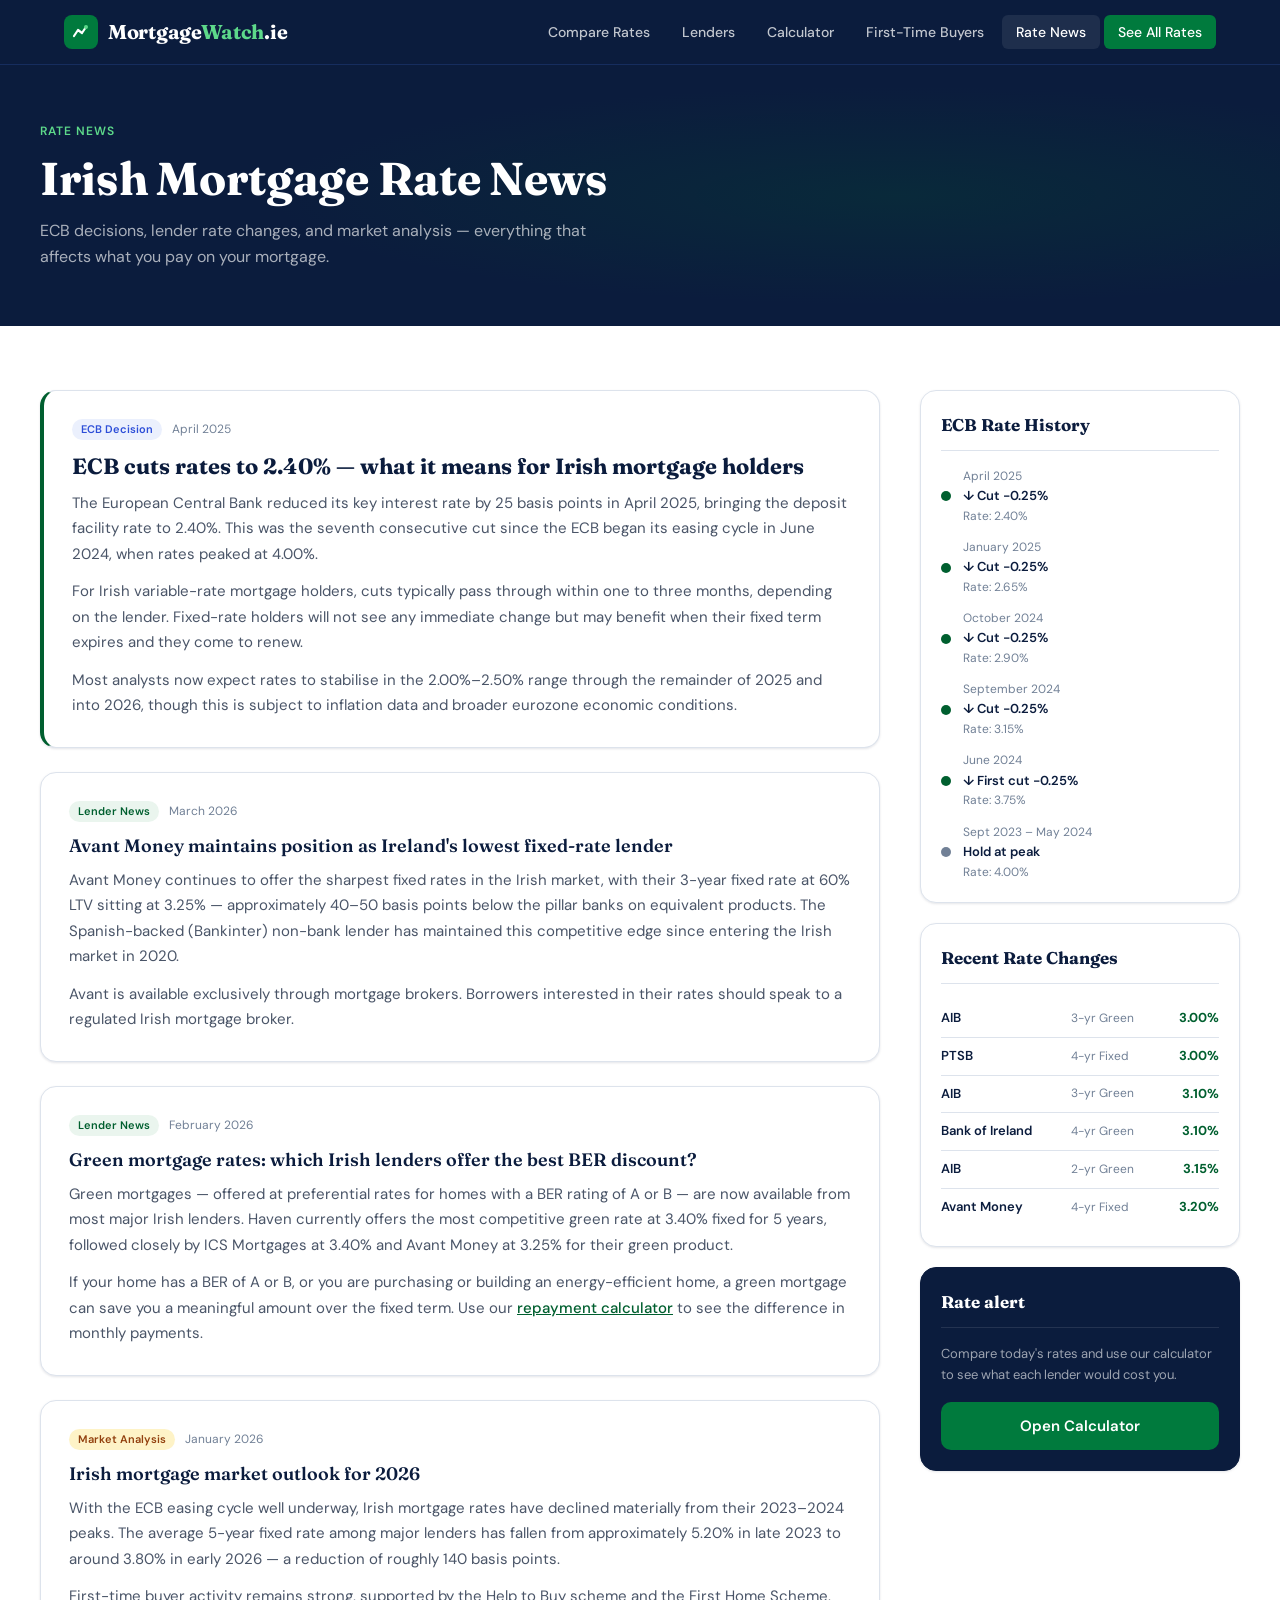
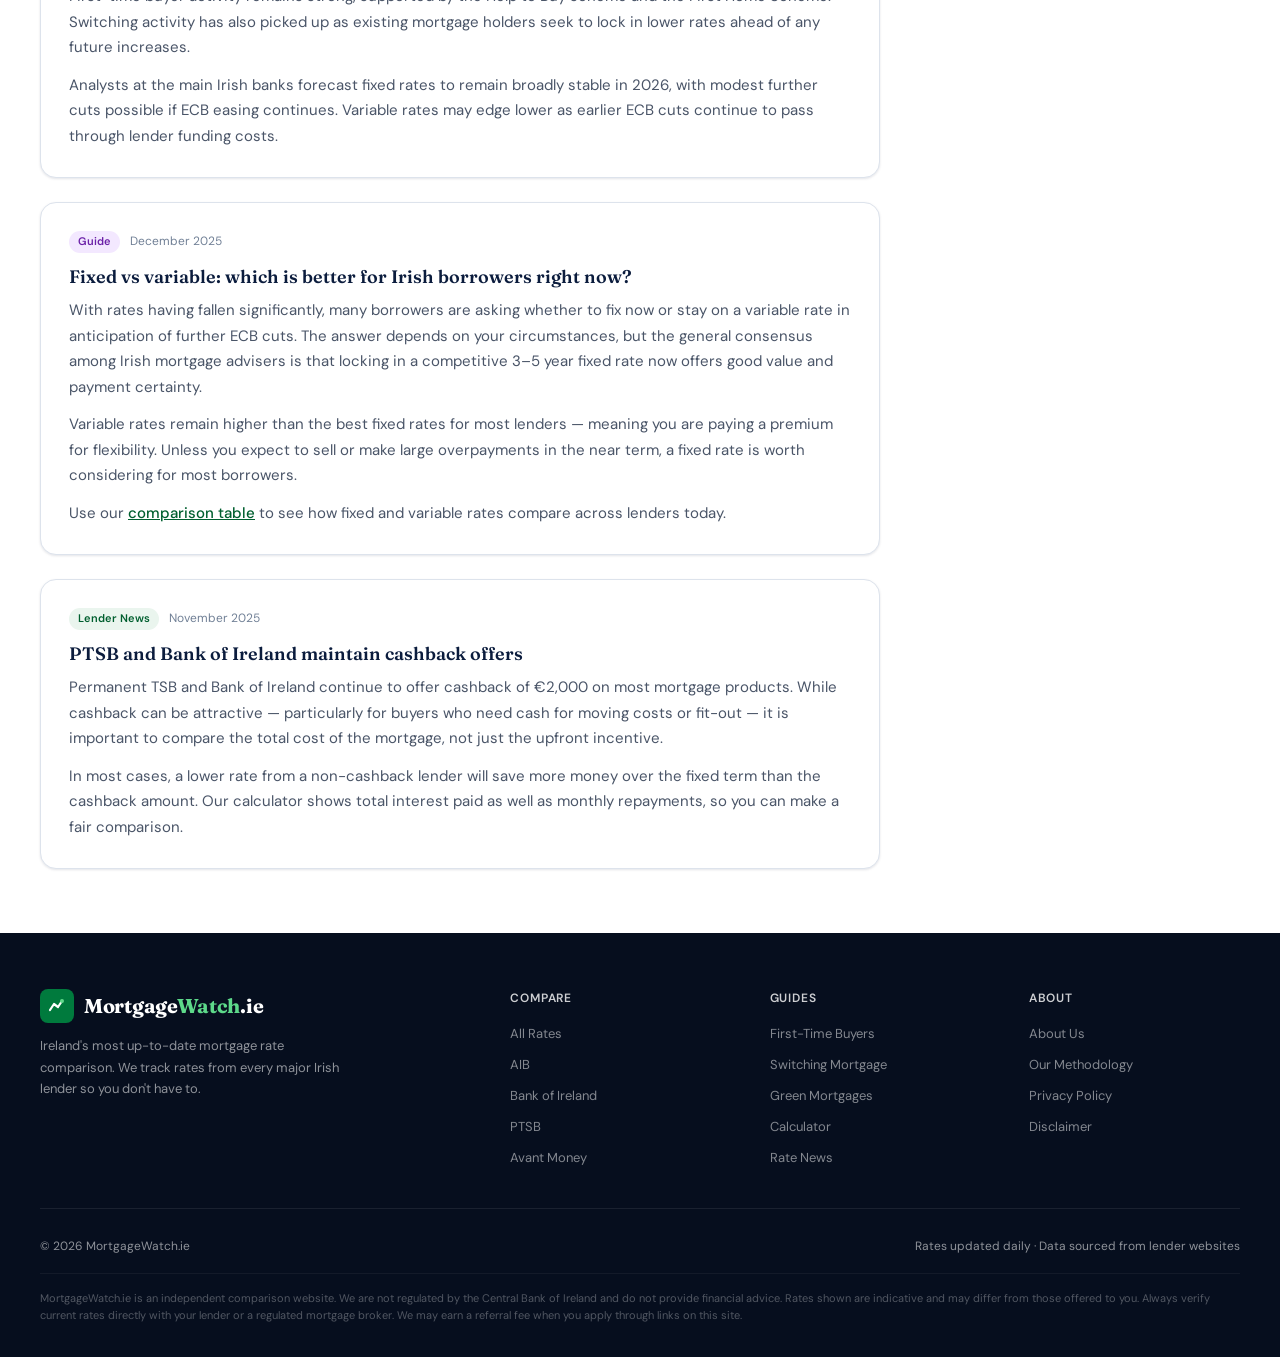
<file: news.html>
<!DOCTYPE html>
<html lang="en">
<head>
<meta charset="UTF-8">
<meta name="viewport" content="width=device-width, initial-scale=1.0">
<title>Irish Mortgage Rate News 2026 | MortgageWatch.ie</title>
<meta name="description" content="Latest Irish mortgage rate news, ECB interest rate decisions, and lender rate changes. Stay up to date with MortgageWatch.ie.">
<link rel="preconnect" href="https://fonts.googleapis.com">
<link rel="preconnect" href="https://fonts.gstatic.com" crossorigin>
<link href="https://fonts.googleapis.com/css2?family=Fraunces:ital,wght@0,400;0,600;0,700;1,400&family=DM+Sans:wght@300;400;500;600&display=swap" rel="stylesheet">
<link rel="stylesheet" href="/assets/css/main.css">
<style>
.news-layout {
  display: grid;
  grid-template-columns: 1fr 320px;
  gap: 40px;
  align-items: start;
}
.news-list { display: flex; flex-direction: column; gap: 24px; }

.news-card {
  background: var(--white);
  border: 1px solid var(--border);
  border-radius: var(--radius-lg);
  padding: 28px;
  box-shadow: var(--shadow-sm);
  transition: box-shadow 0.15s, border-color 0.15s;
}
.news-card:hover { box-shadow: var(--shadow-md); border-color: #A0B0CC; }
.news-card.featured { border-left: 4px solid var(--green); }

.news-meta {
  display: flex;
  align-items: center;
  gap: 10px;
  margin-bottom: 12px;
  flex-wrap: wrap;
}
.news-date { font-size: 12px; color: var(--text-muted); }
.news-tag {
  display: inline-block;
  padding: 2px 9px;
  border-radius: 20px;
  font-size: 11px;
  font-weight: 600;
}
.tag-ecb { background: #EBF0FD; color: #2D4ED8; }
.tag-lender { background: var(--green-pale); color: var(--green); }
.tag-market { background: #FEF3C7; color: #92400E; }
.tag-guide { background: #F3E8FF; color: #6B21A8; }

.news-card h2 {
  font-family: 'Fraunces', serif;
  font-size: 22px;
  font-weight: 700;
  color: var(--navy);
  line-height: 1.3;
  margin-bottom: 10px;
}
.news-card h3 {
  font-family: 'Fraunces', serif;
  font-size: 18px;
  font-weight: 600;
  color: var(--navy);
  line-height: 1.3;
  margin-bottom: 10px;
}
.news-card p { font-size: 15px; color: var(--text-secondary); line-height: 1.7; }
.news-card p + p { margin-top: 12px; }

.read-more {
  display: inline-flex;
  align-items: center;
  gap: 4px;
  margin-top: 16px;
  font-size: 13px;
  font-weight: 600;
  color: var(--green);
  text-decoration: none;
  cursor: default;
}

/* Sidebar */
.sidebar { display: flex; flex-direction: column; gap: 20px; position: sticky; top: 80px; }

.sidebar-card {
  background: var(--white);
  border: 1px solid var(--border);
  border-radius: var(--radius-lg);
  padding: 20px;
  box-shadow: var(--shadow-sm);
}
.sidebar-card h3 {
  font-family: 'Fraunces', serif;
  font-size: 17px;
  font-weight: 700;
  color: var(--navy);
  margin-bottom: 16px;
  padding-bottom: 12px;
  border-bottom: 1px solid var(--border);
}

/* ECB timeline */
.ecb-timeline { display: flex; flex-direction: column; gap: 12px; }
.ecb-item { display: flex; align-items: center; gap: 12px; }
.ecb-dot {
  width: 10px; height: 10px;
  border-radius: 50%;
  flex-shrink: 0;
}
.ecb-dot.cut { background: var(--green); }
.ecb-dot.hold { background: var(--text-muted); }
.ecb-dot.hike { background: var(--red); }
.ecb-item-info { flex: 1; }
.ecb-item-date { font-size: 12px; color: var(--text-muted); }
.ecb-item-action { font-size: 13px; font-weight: 600; color: var(--navy); }
.ecb-item-rate { font-size: 12px; color: var(--text-muted); }

/* Rate change table */
.rate-change-table { width: 100%; font-size: 13px; border-collapse: collapse; }
.rate-change-table td { padding: 8px 0; border-bottom: 1px solid var(--border); vertical-align: middle; }
.rate-change-table tr:last-child td { border-bottom: none; }
.change-up { color: var(--red); font-weight: 600; }
.change-down { color: var(--green); font-weight: 600; }
.change-hold { color: var(--text-muted); }

@media(max-width:900px){
  .news-layout { grid-template-columns: 1fr; }
  .sidebar { position: static; }
}
</style>
</head>
<body>

<div class="page-header">
  <div class="page-header-inner">
    <div class="page-header-eyebrow">Rate News</div>
    <h1>Irish Mortgage Rate News</h1>
    <p>ECB decisions, lender rate changes, and market analysis — everything that affects what you pay on your mortgage.</p>
  </div>
</div>

<section class="section">
  <div class="section-inner">
    <div class="news-layout">

      <!-- MAIN NEWS -->
      <div class="news-list">

        <div class="news-card featured">
          <div class="news-meta">
            <span class="news-tag tag-ecb">ECB Decision</span>
            <span class="news-date">April 2025</span>
          </div>
          <h2>ECB cuts rates to 2.40% — what it means for Irish mortgage holders</h2>
          <p>The European Central Bank reduced its key interest rate by 25 basis points in April 2025, bringing the deposit facility rate to 2.40%. This was the seventh consecutive cut since the ECB began its easing cycle in June 2024, when rates peaked at 4.00%.</p>
          <p>For Irish variable-rate mortgage holders, cuts typically pass through within one to three months, depending on the lender. Fixed-rate holders will not see any immediate change but may benefit when their fixed term expires and they come to renew.</p>
          <p>Most analysts now expect rates to stabilise in the 2.00%–2.50% range through the remainder of 2025 and into 2026, though this is subject to inflation data and broader eurozone economic conditions.</p>
        </div>

        <div class="news-card">
          <div class="news-meta">
            <span class="news-tag tag-lender">Lender News</span>
            <span class="news-date">March 2026</span>
          </div>
          <h3>Avant Money maintains position as Ireland's lowest fixed-rate lender</h3>
          <p>Avant Money continues to offer the sharpest fixed rates in the Irish market, with their 3-year fixed rate at 60% LTV sitting at 3.25% — approximately 40–50 basis points below the pillar banks on equivalent products. The Spanish-backed (Bankinter) non-bank lender has maintained this competitive edge since entering the Irish market in 2020.</p>
          <p>Avant is available exclusively through mortgage brokers. Borrowers interested in their rates should speak to a regulated Irish mortgage broker.</p>
        </div>

        <div class="news-card">
          <div class="news-meta">
            <span class="news-tag tag-lender">Lender News</span>
            <span class="news-date">February 2026</span>
          </div>
          <h3>Green mortgage rates: which Irish lenders offer the best BER discount?</h3>
          <p>Green mortgages — offered at preferential rates for homes with a BER rating of A or B — are now available from most major Irish lenders. Haven currently offers the most competitive green rate at 3.40% fixed for 5 years, followed closely by ICS Mortgages at 3.40% and Avant Money at 3.25% for their green product.</p>
          <p>If your home has a BER of A or B, or you are purchasing or building an energy-efficient home, a green mortgage can save you a meaningful amount over the fixed term. Use our <a href="/calculator.html" style="color:var(--green);font-weight:500;">repayment calculator</a> to see the difference in monthly payments.</p>
        </div>

        <div class="news-card">
          <div class="news-meta">
            <span class="news-tag tag-market">Market Analysis</span>
            <span class="news-date">January 2026</span>
          </div>
          <h3>Irish mortgage market outlook for 2026</h3>
          <p>With the ECB easing cycle well underway, Irish mortgage rates have declined materially from their 2023–2024 peaks. The average 5-year fixed rate among major lenders has fallen from approximately 5.20% in late 2023 to around 3.80% in early 2026 — a reduction of roughly 140 basis points.</p>
          <p>First-time buyer activity remains strong, supported by the Help to Buy scheme and the First Home Scheme. Switching activity has also picked up as existing mortgage holders seek to lock in lower rates ahead of any future increases.</p>
          <p>Analysts at the main Irish banks forecast fixed rates to remain broadly stable in 2026, with modest further cuts possible if ECB easing continues. Variable rates may edge lower as earlier ECB cuts continue to pass through lender funding costs.</p>
        </div>

        <div class="news-card">
          <div class="news-meta">
            <span class="news-tag tag-guide">Guide</span>
            <span class="news-date">December 2025</span>
          </div>
          <h3>Fixed vs variable: which is better for Irish borrowers right now?</h3>
          <p>With rates having fallen significantly, many borrowers are asking whether to fix now or stay on a variable rate in anticipation of further ECB cuts. The answer depends on your circumstances, but the general consensus among Irish mortgage advisers is that locking in a competitive 3–5 year fixed rate now offers good value and payment certainty.</p>
          <p>Variable rates remain higher than the best fixed rates for most lenders — meaning you are paying a premium for flexibility. Unless you expect to sell or make large overpayments in the near term, a fixed rate is worth considering for most borrowers.</p>
          <p>Use our <a href="/rates.html" style="color:var(--green);font-weight:500;">comparison table</a> to see how fixed and variable rates compare across lenders today.</p>
        </div>

        <div class="news-card">
          <div class="news-meta">
            <span class="news-tag tag-lender">Lender News</span>
            <span class="news-date">November 2025</span>
          </div>
          <h3>PTSB and Bank of Ireland maintain cashback offers</h3>
          <p>Permanent TSB and Bank of Ireland continue to offer cashback of €2,000 on most mortgage products. While cashback can be attractive — particularly for buyers who need cash for moving costs or fit-out — it is important to compare the total cost of the mortgage, not just the upfront incentive.</p>
          <p>In most cases, a lower rate from a non-cashback lender will save more money over the fixed term than the cashback amount. Our calculator shows total interest paid as well as monthly repayments, so you can make a fair comparison.</p>
        </div>

      </div>

      <!-- SIDEBAR -->
      <aside class="sidebar">

        <div class="sidebar-card">
          <h3>ECB Rate History</h3>
          <div class="ecb-timeline">
            <div class="ecb-item">
              <div class="ecb-dot cut"></div>
              <div class="ecb-item-info">
                <div class="ecb-item-date">April 2025</div>
                <div class="ecb-item-action">↓ Cut −0.25%</div>
                <div class="ecb-item-rate">Rate: 2.40%</div>
              </div>
            </div>
            <div class="ecb-item">
              <div class="ecb-dot cut"></div>
              <div class="ecb-item-info">
                <div class="ecb-item-date">January 2025</div>
                <div class="ecb-item-action">↓ Cut −0.25%</div>
                <div class="ecb-item-rate">Rate: 2.65%</div>
              </div>
            </div>
            <div class="ecb-item">
              <div class="ecb-dot cut"></div>
              <div class="ecb-item-info">
                <div class="ecb-item-date">October 2024</div>
                <div class="ecb-item-action">↓ Cut −0.25%</div>
                <div class="ecb-item-rate">Rate: 2.90%</div>
              </div>
            </div>
            <div class="ecb-item">
              <div class="ecb-dot cut"></div>
              <div class="ecb-item-info">
                <div class="ecb-item-date">September 2024</div>
                <div class="ecb-item-action">↓ Cut −0.25%</div>
                <div class="ecb-item-rate">Rate: 3.15%</div>
              </div>
            </div>
            <div class="ecb-item">
              <div class="ecb-dot cut"></div>
              <div class="ecb-item-info">
                <div class="ecb-item-date">June 2024</div>
                <div class="ecb-item-action">↓ First cut −0.25%</div>
                <div class="ecb-item-rate">Rate: 3.75%</div>
              </div>
            </div>
            <div class="ecb-item">
              <div class="ecb-dot hold"></div>
              <div class="ecb-item-info">
                <div class="ecb-item-date">Sept 2023 – May 2024</div>
                <div class="ecb-item-action">Hold at peak</div>
                <div class="ecb-item-rate">Rate: 4.00%</div>
              </div>
            </div>
          </div>
        </div>

        <div class="sidebar-card">
          <h3>Recent Rate Changes</h3>
          <table class="rate-change-table" id="rate-changes">
            <tr><td colspan="3" style="color:var(--text-muted);">Loading…</td></tr>
          </table>
        </div>

        <div class="sidebar-card" style="background:var(--navy);border-color:var(--navy);">
          <h3 style="color:var(--white);border-color:rgba(255,255,255,0.1);">Rate alert</h3>
          <p style="font-size:13px;color:rgba(255,255,255,0.6);margin-bottom:16px;">Compare today's rates and use our calculator to see what each lender would cost you.</p>
          <a href="/calculator.html" class="btn-primary" style="width:100%;justify-content:center;display:flex;">Open Calculator</a>
        </div>

      </aside>

    </div>
  </div>
</section>

<script src="/assets/js/shared.js"></script>
<script>
injectNav('news');
injectFooter();

async function init() {
  const data = await loadRates();
  if (!data) return;

  const allRates = data.lenders.flatMap(l => l.rates.map(r => ({ ...r, lenderName: l.name })));
  const sorted = [...allRates].sort((a, b) => a.rate - b.rate).slice(0, 6);

  document.getElementById('rate-changes').innerHTML = sorted.map((r, i) => `
    <tr>
      <td style="font-weight:600;color:var(--navy);">${r.lenderName}</td>
      <td style="color:var(--text-muted);font-size:12px;">${termLabel(r)}</td>
      <td style="text-align:right;font-weight:700;color:var(--green);">${r.rate.toFixed(2)}%</td>
    </tr>`).join('');
}

init();
</script>
</body>
</html>
</file>
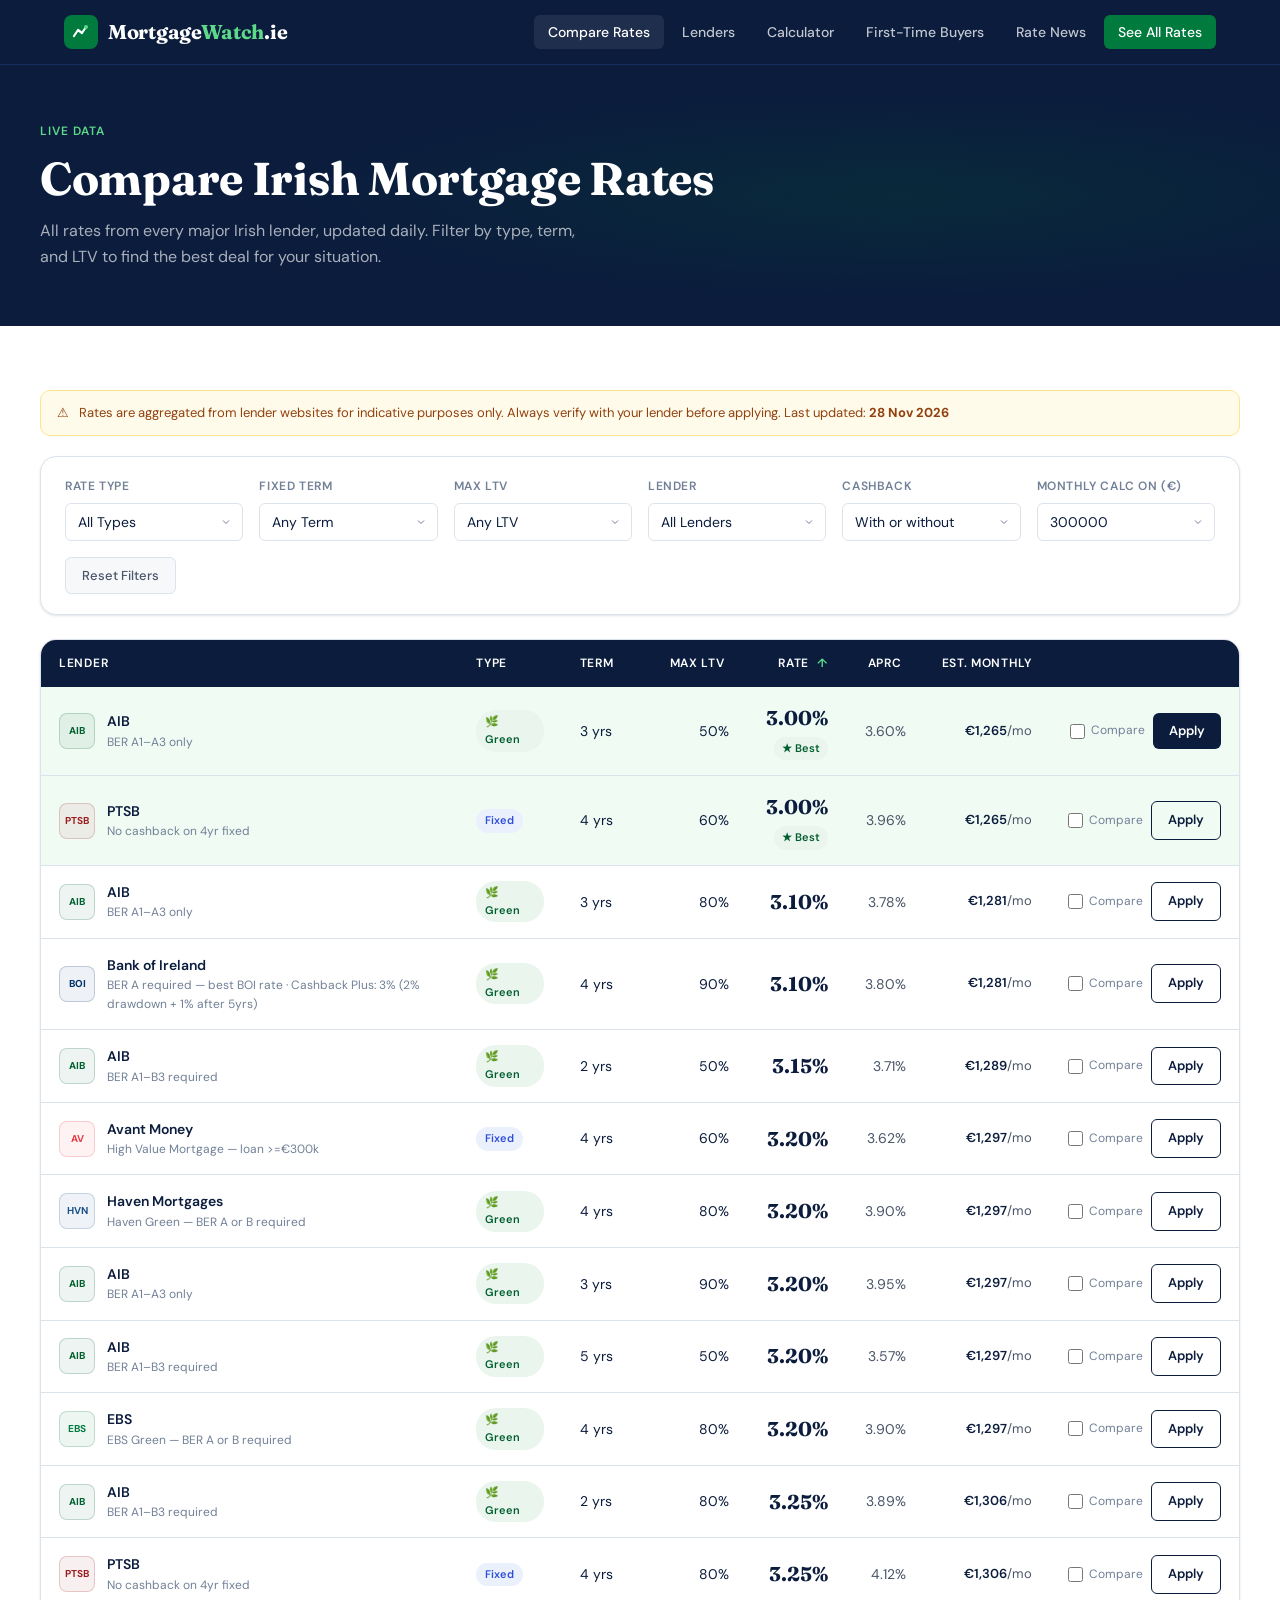
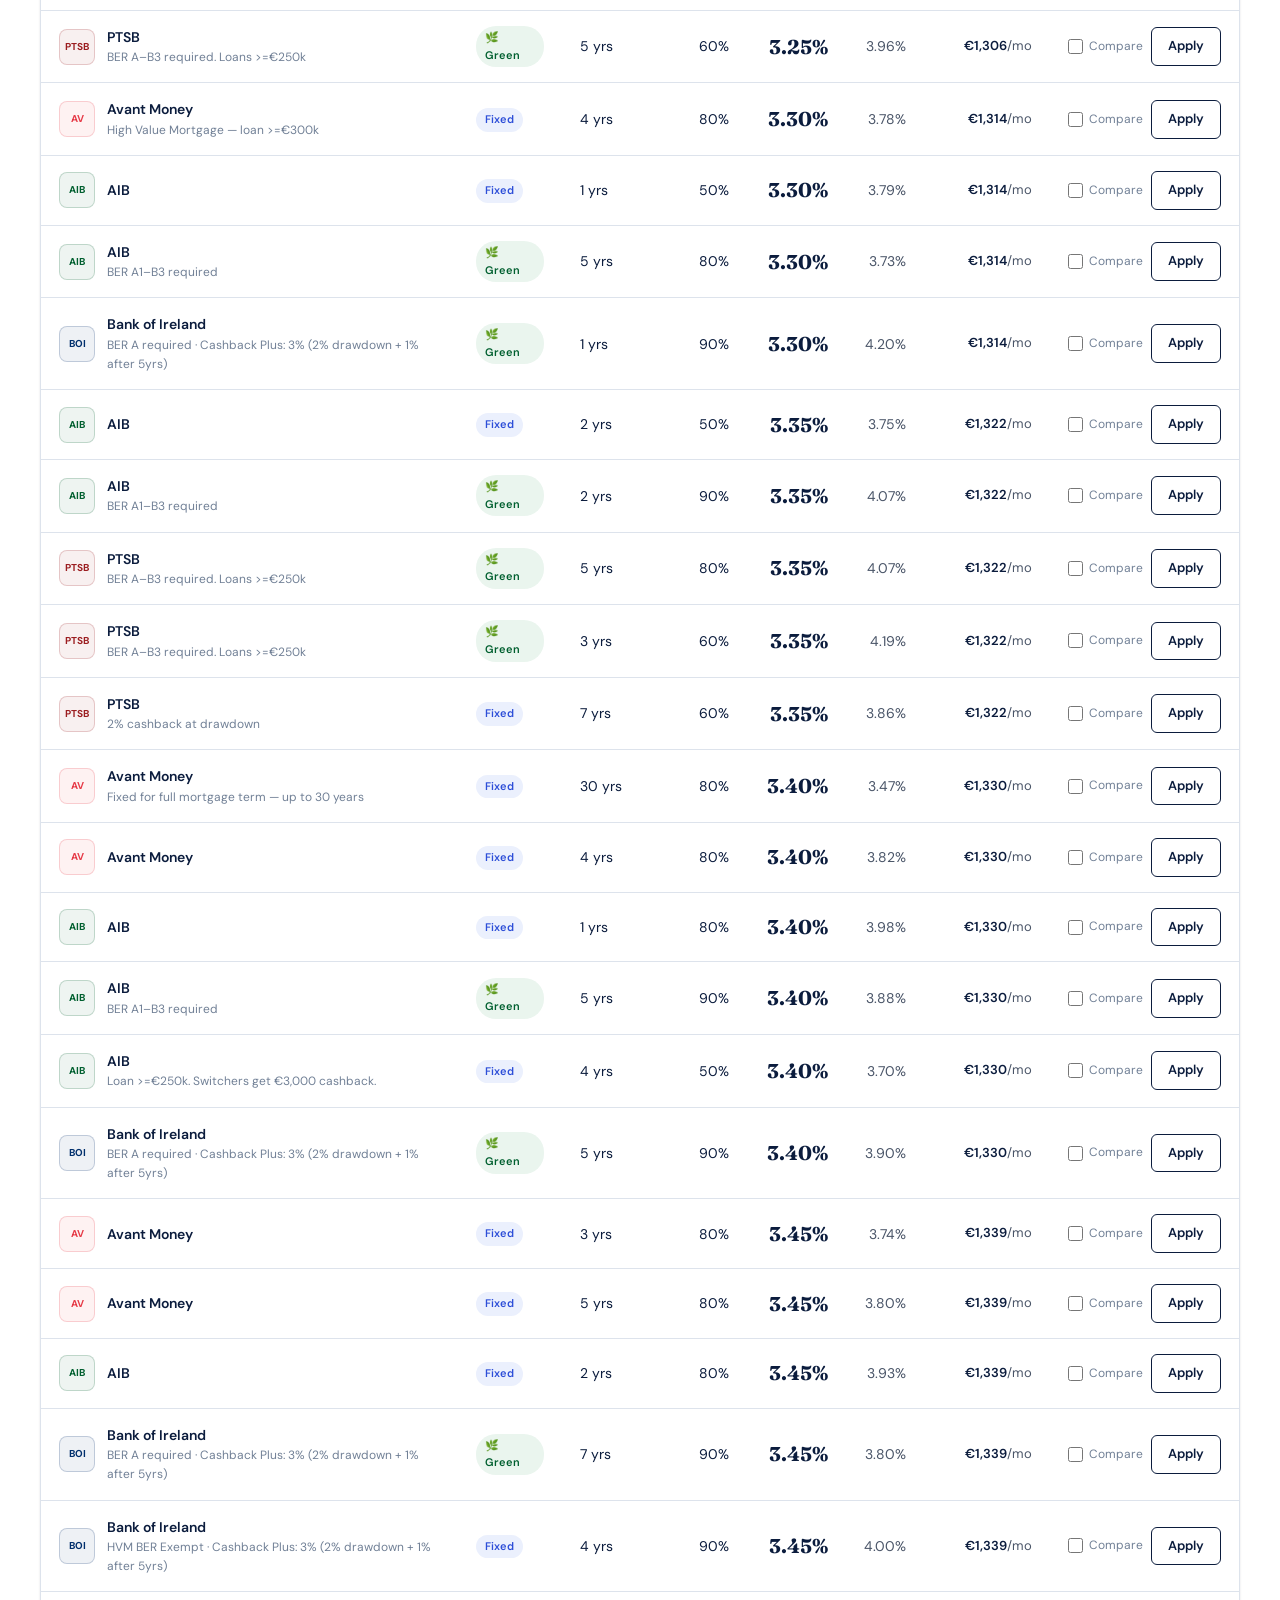
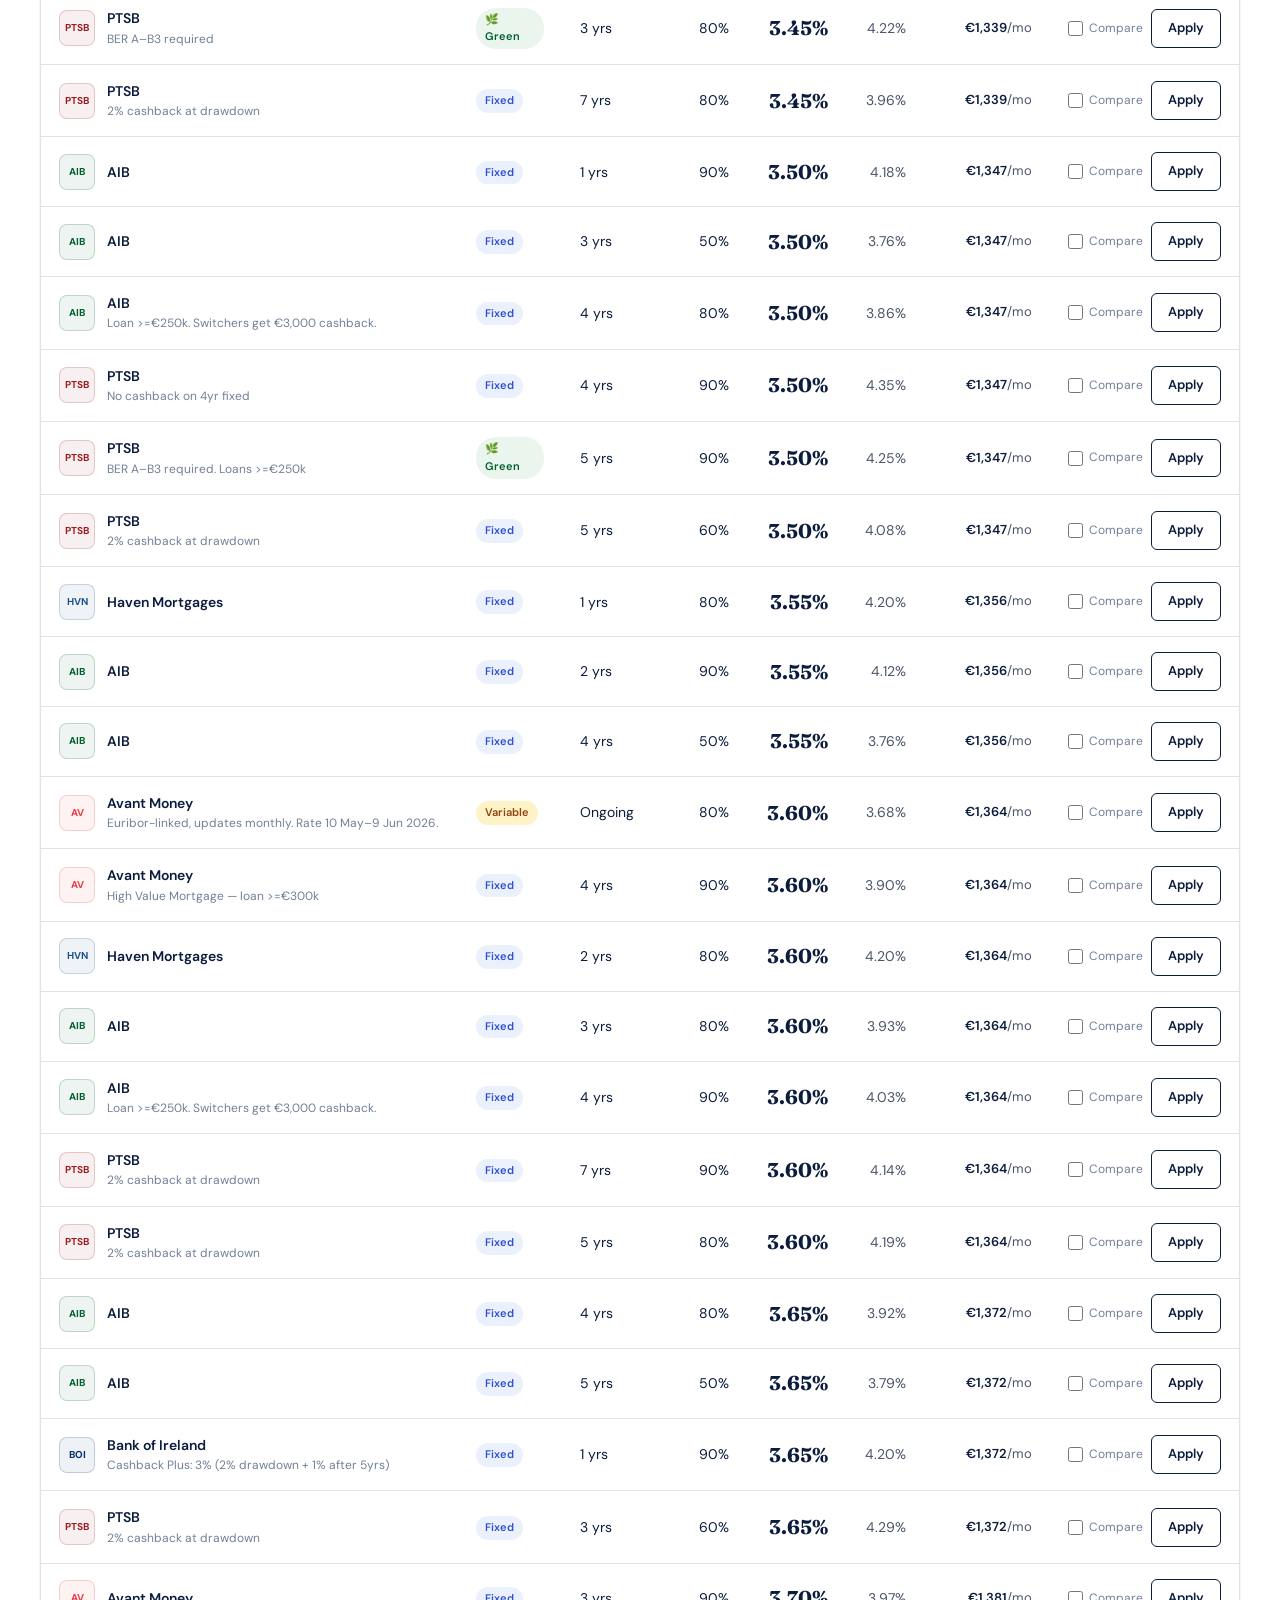
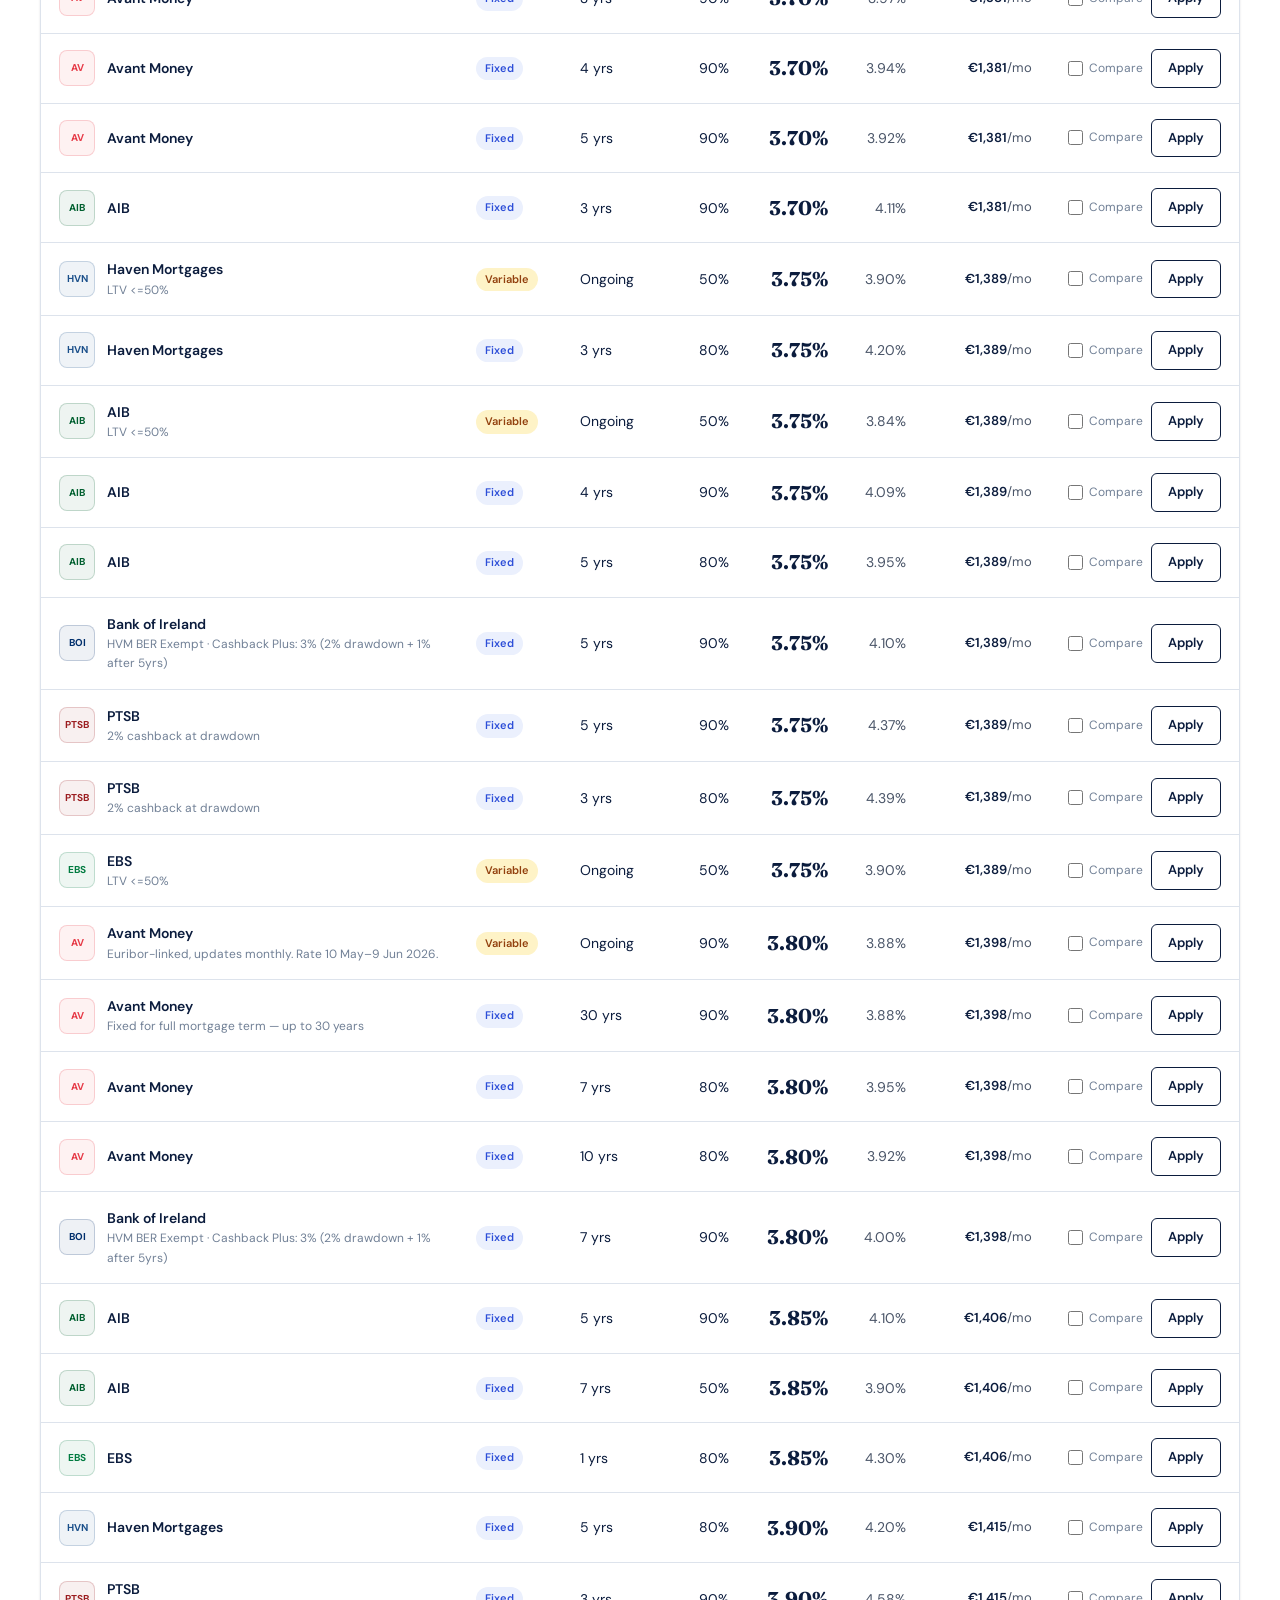
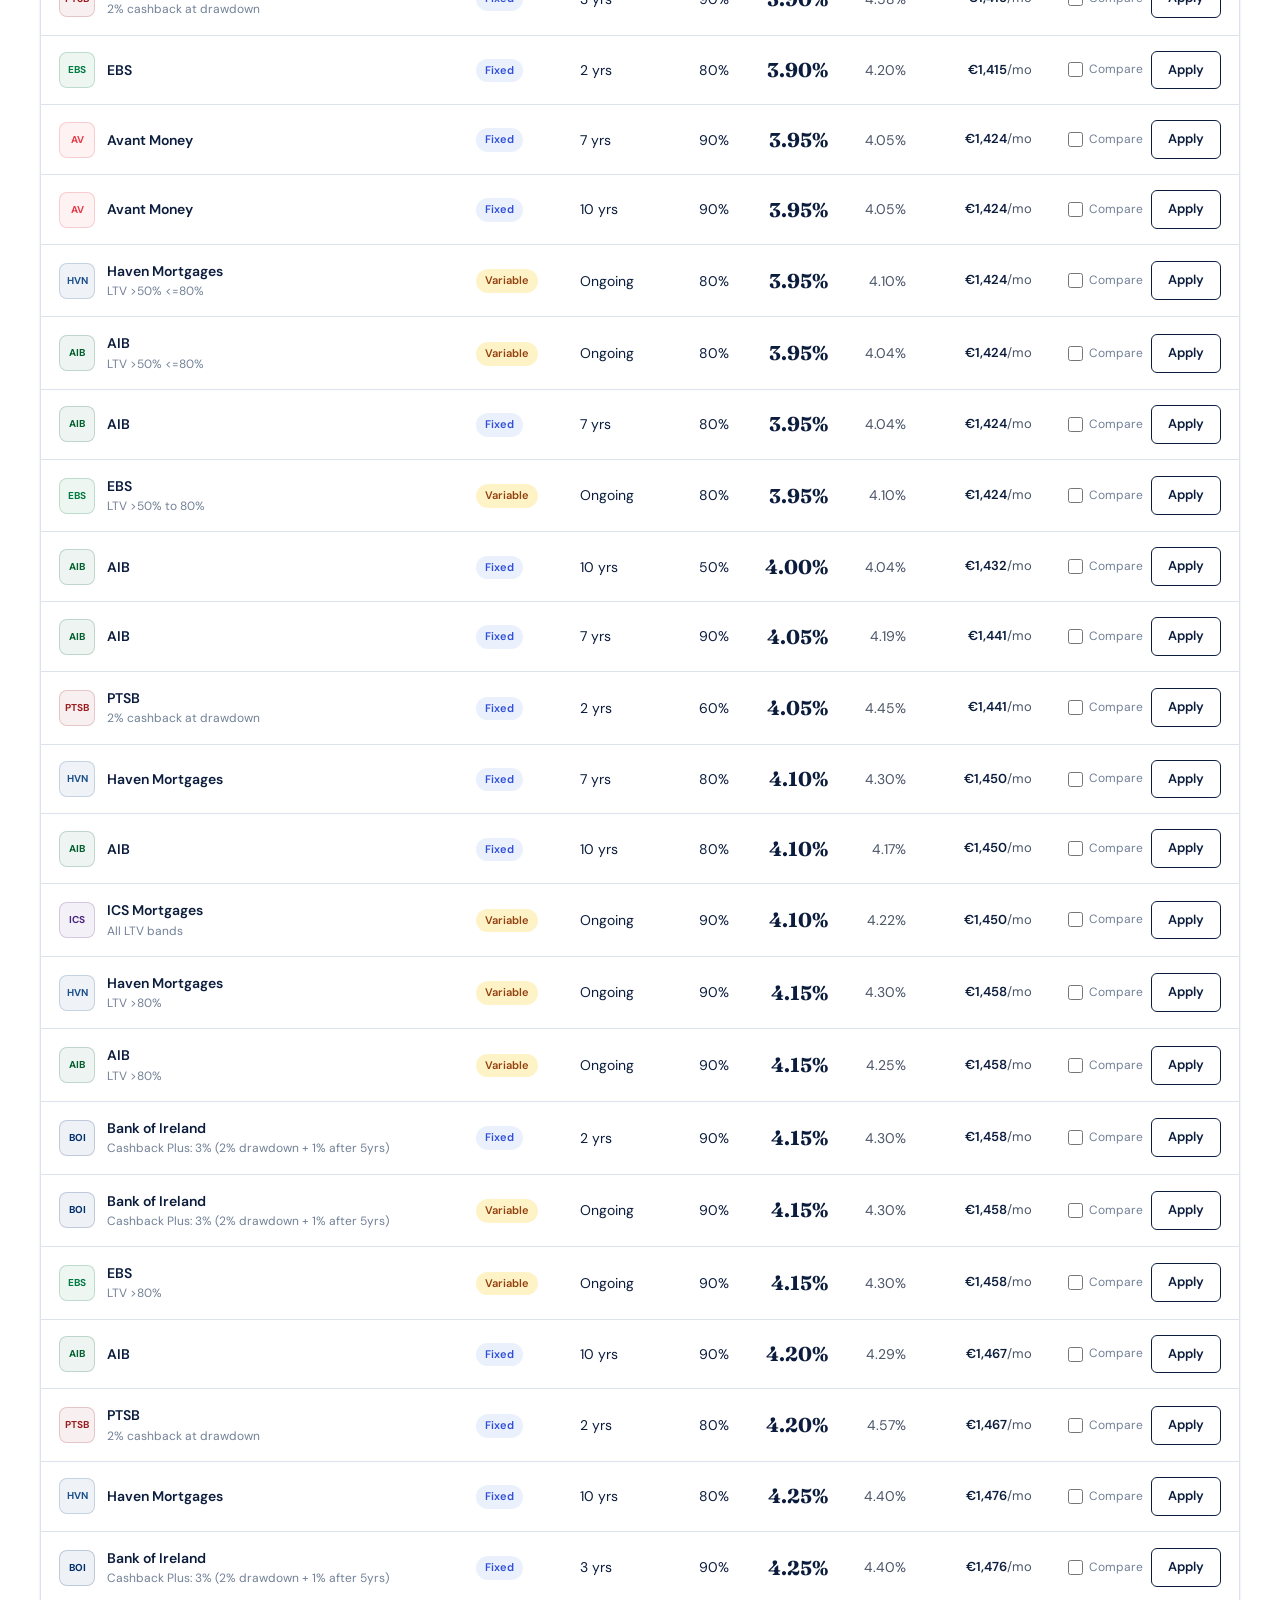
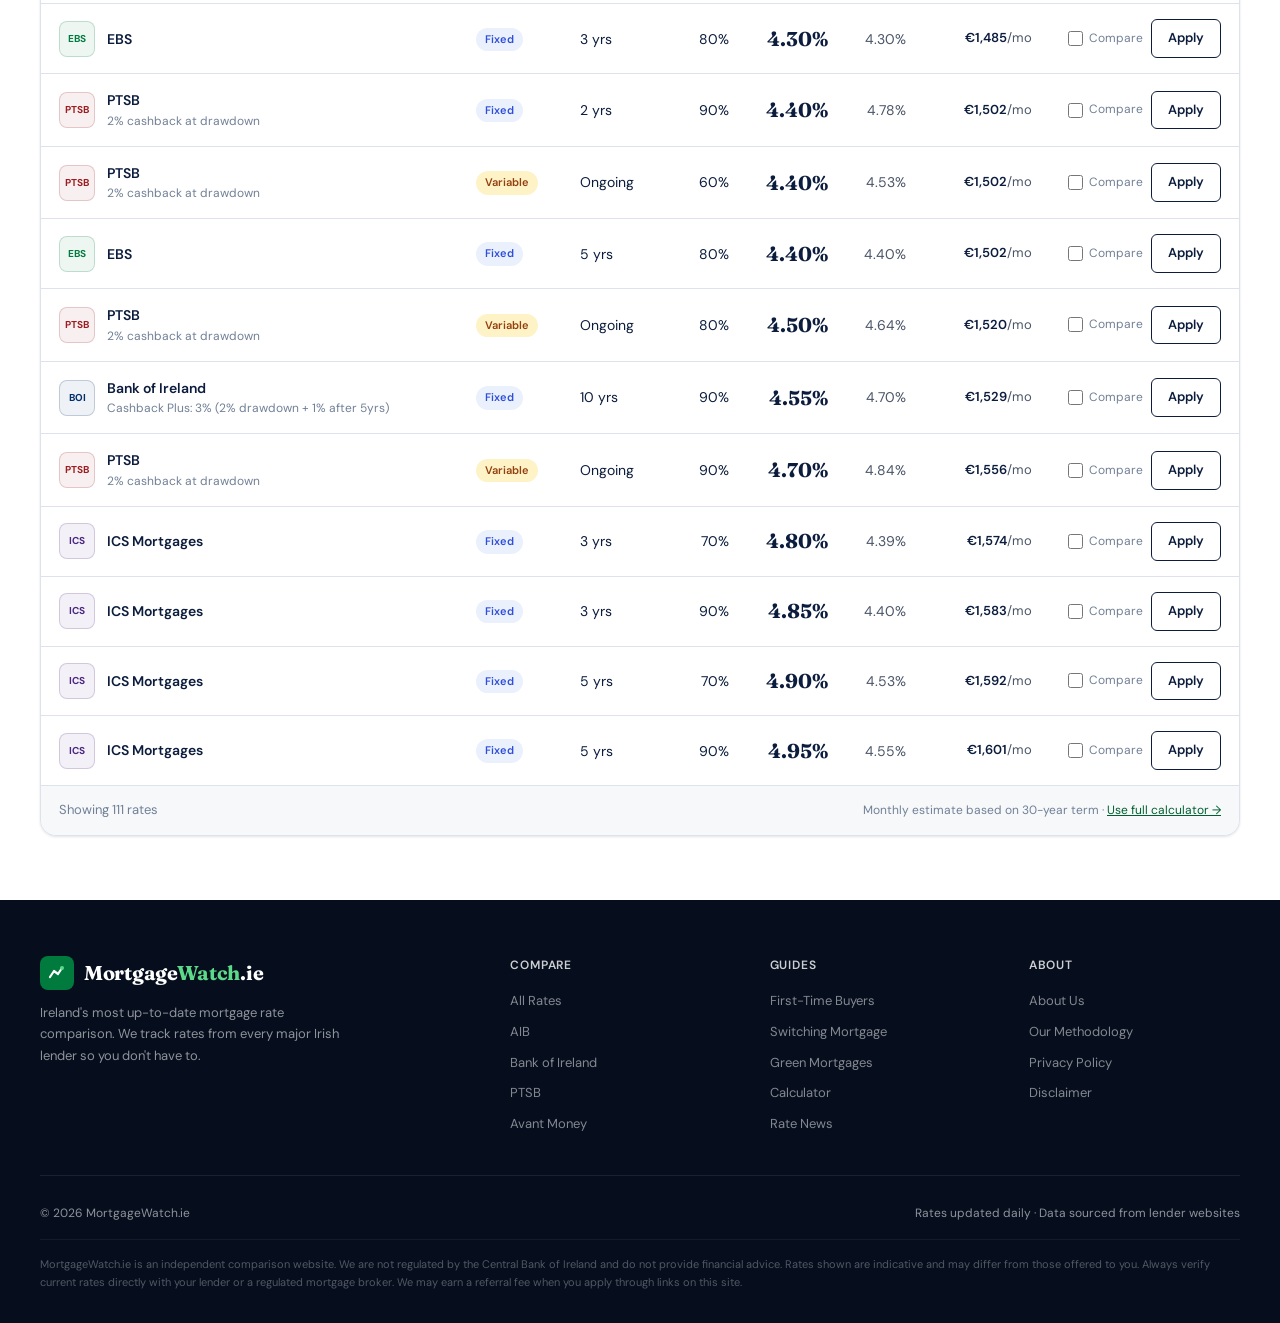
<file: rates.html>
<!DOCTYPE html>
<html lang="en">
<head>
<meta charset="UTF-8">
<meta name="viewport" content="width=device-width, initial-scale=1.0">
<title>Compare Mortgage Rates Ireland 2026 | MortgageWatch.ie</title>
<meta name="description" content="Compare all Irish mortgage rates in one place. Filter by fixed, variable or green. Updated daily from AIB, Bank of Ireland, PTSB, Avant Money, Haven, EBS, ICS and Finance Ireland.">
<link rel="preconnect" href="https://fonts.googleapis.com">
<link rel="preconnect" href="https://fonts.gstatic.com" crossorigin>
<link href="https://fonts.googleapis.com/css2?family=Fraunces:ital,wght@0,400;0,600;0,700;1,400&family=DM+Sans:wght@300;400;500;600&display=swap" rel="stylesheet">
<link rel="stylesheet" href="/assets/css/main.css">
<style>
.filters-bar {
  background: var(--white);
  border: 1px solid var(--border);
  border-radius: var(--radius-lg);
  padding: 20px 24px;
  margin-bottom: 24px;
  box-shadow: var(--shadow-sm);
  display: grid;
  grid-template-columns: repeat(auto-fit, minmax(160px, 1fr));
  gap: 16px;
  align-items: end;
}
.filter-group label {
  display: block;
  font-size: 12px;
  font-weight: 600;
  color: var(--text-muted);
  text-transform: uppercase;
  letter-spacing: 0.6px;
  margin-bottom: 6px;
}
.filter-group select, .filter-group input {
  width: 100%;
  padding: 9px 12px;
  border: 1.5px solid var(--border);
  border-radius: var(--radius-sm);
  font-family: 'DM Sans', sans-serif;
  font-size: 14px;
  color: var(--text-primary);
  background: var(--white);
  cursor: pointer;
  transition: border-color 0.15s;
  -webkit-appearance: none;
  appearance: none;
  background-image: url("data:image/svg+xml,%3Csvg xmlns='http://www.w3.org/2000/svg' width='12' height='12' viewBox='0 0 24 24' fill='none' stroke='%23718096' stroke-width='2'%3E%3Cpath d='M6 9l6 6 6-6'/%3E%3C/svg%3E");
  background-repeat: no-repeat;
  background-position: right 10px center;
  padding-right: 30px;
}
.filter-group select:focus, .filter-group input:focus {
  outline: none;
  border-color: var(--navy);
}
.filter-reset {
  padding: 9px 16px;
  background: var(--off-white);
  border: 1.5px solid var(--border);
  border-radius: var(--radius-sm);
  font-family: 'DM Sans', sans-serif;
  font-size: 13px;
  font-weight: 500;
  color: var(--text-secondary);
  cursor: pointer;
  transition: all 0.15s;
  white-space: nowrap;
}
.filter-reset:hover { border-color: var(--navy); color: var(--navy); }

.sort-indicator { margin-left: 4px; opacity: 0.6; }
.sort-indicator.active { opacity: 1; color: #5DD98A; }

.monthly-cell { font-size: 13px; color: var(--text-secondary); }
.monthly-amount { font-weight: 600; color: var(--text-primary); }

.rate-row-highlight { background: #F0FBF4 !important; }

.cashback-badge {
  display: inline-block;
  background: #FEF3C7;
  color: #92400E;
  font-size: 11px;
  font-weight: 600;
  padding: 2px 7px;
  border-radius: 20px;
  margin-top: 3px;
}

.compare-box {
  display: flex;
  align-items: center;
  gap: 6px;
  font-size: 12px;
  color: var(--text-muted);
}
.compare-box input { width: 15px; height: 15px; cursor: pointer; }

.compare-bar {
  position: fixed;
  bottom: 0; left: 0; right: 0;
  background: var(--navy);
  padding: 16px 24px;
  display: none;
  align-items: center;
  justify-content: space-between;
  gap: 16px;
  z-index: 50;
  box-shadow: 0 -4px 20px rgba(0,0,0,0.2);
}
.compare-bar.visible { display: flex; }
.compare-bar-items { display: flex; gap: 12px; flex-wrap: wrap; }
.compare-chip {
  background: rgba(255,255,255,0.12);
  border: 1px solid rgba(255,255,255,0.2);
  border-radius: 20px;
  padding: 4px 12px;
  font-size: 13px;
  color: var(--white);
  display: flex;
  align-items: center;
  gap: 6px;
}
.compare-chip button {
  background: none; border: none; color: rgba(255,255,255,0.6);
  cursor: pointer; font-size: 14px; line-height: 1; padding: 0;
}
.compare-chip button:hover { color: var(--white); }

@media(max-width:700px){
  .filters-bar { grid-template-columns: 1fr 1fr; }
  .rate-table td:nth-child(4), .rate-table th:nth-child(4) { display:none; }
  .rate-table td:nth-child(6), .rate-table th:nth-child(6) { display:none; }
}
</style>
</head>
<body>

<div class="page-header">
  <div class="page-header-inner">
    <div class="page-header-eyebrow">Live Data</div>
    <h1>Compare Irish Mortgage Rates</h1>
    <p>All rates from every major Irish lender, updated daily. Filter by type, term, and LTV to find the best deal for your situation.</p>
  </div>
</div>

<section class="section">
  <div class="section-inner">

    <div class="data-status">
      <span>⚠</span>
      <span>Rates are aggregated from lender websites for indicative purposes only. Always verify with your lender before applying. Last updated: <strong id="last-updated">—</strong></span>
    </div>

    <!-- FILTERS -->
    <div class="filters-bar">
      <div class="filter-group">
        <label>Rate Type</label>
        <select id="f-type" onchange="applyFilters()">
          <option value="all">All Types</option>
          <option value="fixed">Fixed</option>
          <option value="variable">Variable</option>
          <option value="green">Green</option>
        </select>
      </div>
      <div class="filter-group">
        <label>Fixed Term</label>
        <select id="f-term" onchange="applyFilters()">
          <option value="all">Any Term</option>
          <option value="1">1 Year</option>
          <option value="2">2 Years</option>
          <option value="3">3 Years</option>
          <option value="5">5 Years</option>
          <option value="7">7 Years</option>
          <option value="10">10 Years</option>
          <option value="20">20 Years</option>
        </select>
      </div>
      <div class="filter-group">
        <label>Max LTV</label>
        <select id="f-ltv" onchange="applyFilters()">
          <option value="all">Any LTV</option>
          <option value="60">Up to 60%</option>
          <option value="75">Up to 75%</option>
          <option value="80">Up to 80%</option>
          <option value="90">Up to 90%</option>
        </select>
      </div>
      <div class="filter-group">
        <label>Lender</label>
        <select id="f-lender" onchange="applyFilters()">
          <option value="all">All Lenders</option>
        </select>
      </div>
      <div class="filter-group">
        <label>Cashback</label>
        <select id="f-cashback" onchange="applyFilters()">
          <option value="all">With or without</option>
          <option value="yes">Cashback only</option>
          <option value="no">No cashback</option>
        </select>
      </div>
      <div class="filter-group">
        <label>Monthly calc on (€)</label>
        <input type="number" id="f-loan" placeholder="300,000" value="300000" oninput="applyFilters()" min="50000" max="2000000" step="10000">
      </div>
      <div class="filter-group" style="display:flex;align-items:flex-end;">
        <button class="filter-reset" onclick="resetFilters()">Reset Filters</button>
      </div>
    </div>

    <!-- TABLE -->
    <div class="rate-table-wrap">
      <table class="rate-table" id="rate-table">
        <thead>
          <tr>
            <th onclick="sortBy('lender')">Lender <span class="sort-indicator" id="sort-lender"></span></th>
            <th onclick="sortBy('type')">Type <span class="sort-indicator" id="sort-type"></span></th>
            <th onclick="sortBy('term')">Term <span class="sort-indicator" id="sort-term"></span></th>
            <th onclick="sortBy('ltv')" class="right">Max LTV <span class="sort-indicator" id="sort-ltv"></span></th>
            <th onclick="sortBy('rate')" class="right">Rate <span class="sort-indicator active" id="sort-rate">↑</span></th>
            <th onclick="sortBy('aprc')" class="right">APRC <span class="sort-indicator" id="sort-aprc"></span></th>
            <th class="right">Est. Monthly</th>
            <th></th>
          </tr>
        </thead>
        <tbody id="rate-tbody">
          <tr><td colspan="8" style="text-align:center;padding:40px;color:var(--text-muted);">Loading rates…</td></tr>
        </tbody>
      </table>
      <div class="table-footer">
        <span id="results-count">—</span>
        <span style="font-size:12px;">Monthly estimate based on 30-year term · <a href="/calculator.html" style="color:var(--green);">Use full calculator →</a></span>
      </div>
    </div>

  </div>
</section>

<!-- COMPARE BAR -->
<div class="compare-bar" id="compare-bar">
  <div>
    <div style="font-size:12px;color:rgba(255,255,255,0.5);margin-bottom:6px;">Comparing rates</div>
    <div class="compare-bar-items" id="compare-chips"></div>
  </div>
  <a href="#" id="compare-link" class="btn-primary btn-navy" style="white-space:nowrap;background:var(--green-light);">Compare Selected →</a>
</div>

<script src="/assets/js/shared.js"></script>
<script>
injectNav('rates');
injectFooter();

let allRates = [];
let sortField = 'rate';
let sortDir = 1;
let compareSet = new Set();

async function init() {
  const data = await loadRates();
  if (!data) { document.getElementById('rate-tbody').innerHTML = '<tr><td colspan="8" style="text-align:center;padding:40px;color:var(--text-muted);">Unable to load rate data. Please try again later.</td></tr>'; return; }

  document.getElementById('last-updated').textContent = formatDate(data.last_updated);

  // Build lender filter options
  const lenderSel = document.getElementById('f-lender');
  data.lenders.forEach(l => {
    const opt = document.createElement('option');
    opt.value = l.id;
    opt.textContent = l.name;
    lenderSel.appendChild(opt);
  });

  data.lenders.forEach(lender => {
    lender.rates.forEach(rate => {
      allRates.push({ ...rate, lenderName: lender.name, lenderInitials: lender.initials, lenderColor: lender.color, lenderId: lender.id, affiliateUrl: lender.affiliate_url });
    });
  });

  applyFilters();
}

function applyFilters() {
  const type = document.getElementById('f-type').value;
  const term = document.getElementById('f-term').value;
  const ltv = document.getElementById('f-ltv').value;
  const lender = document.getElementById('f-lender').value;
  const cashback = document.getElementById('f-cashback').value;

  let filtered = allRates.filter(r => {
    if (type !== 'all') {
      if (type === 'green' && !r.green) return false;
      if (type === 'fixed' && (r.type !== 'fixed' || r.green)) return false;
      if (type === 'variable' && r.type !== 'variable') return false;
    }
    if (term !== 'all' && r.term_years !== parseInt(term)) return false;
    if (ltv !== 'all' && r.ltv_max > parseInt(ltv)) return false;
    if (lender !== 'all' && r.lenderId !== lender) return false;
    if (cashback === 'yes' && !r.cashback) return false;
    if (cashback === 'no' && r.cashback) return false;
    return true;
  });

  filtered.sort((a, b) => {
    let av, bv;
    if (sortField === 'lender') { av = a.lenderName; bv = b.lenderName; return av.localeCompare(bv) * sortDir; }
    if (sortField === 'type') { av = a.type; bv = b.type; return av.localeCompare(bv) * sortDir; }
    if (sortField === 'term') { av = a.term_years || 99; bv = b.term_years || 99; }
    if (sortField === 'ltv') { av = a.ltv_max; bv = b.ltv_max; }
    if (sortField === 'rate') { av = a.rate; bv = b.rate; }
    if (sortField === 'aprc') { av = a.aprc; bv = b.aprc; }
    return (av - bv) * sortDir;
  });

  const loan = parseFloat(document.getElementById('f-loan').value) || 300000;
  const bestRate = filtered.length ? filtered[0].rate : null;

  document.getElementById('results-count').textContent = `Showing ${filtered.length} rate${filtered.length !== 1 ? 's' : ''}`;

  if (!filtered.length) {
    document.getElementById('rate-tbody').innerHTML = '<tr><td colspan="8" style="text-align:center;padding:40px;color:var(--text-muted);">No rates match your filters. Try broadening your search.</td></tr>';
    return;
  }

  document.getElementById('rate-tbody').innerHTML = filtered.map((r, i) => {
    const monthly = calcMonthly(loan, r.rate, 30);
    const isChecked = compareSet.has(r.id);
    return `
      <tr class="${r.rate === bestRate ? 'rate-row-highlight' : ''}">
        <td>
          <div class="lender-cell">
            <div class="lender-logo-placeholder" style="color:${r.lenderColor};border-color:${r.lenderColor}33;background:${r.lenderColor}11;">${r.lenderInitials}</div>
            <div>
              <div class="lender-name"><a href="/lenders/${r.lenderId}.html" style="color:var(--navy);text-decoration:none;">${r.lenderName}</a></div>
              ${r.notes ? `<div class="lender-type">${r.notes}</div>` : ''}
            </div>
          </div>
        </td>
        <td><span class="rate-badge ${r.green ? 'badge-green' : r.type === 'fixed' ? 'badge-fixed' : 'badge-variable'}">${r.green ? '🌿 Green' : r.type === 'fixed' ? 'Fixed' : 'Variable'}</span></td>
        <td>${r.term_years ? r.term_years + ' yrs' : 'Ongoing'}</td>
        <td class="right">${r.ltv_max}%</td>
        <td class="right">
          <div class="rate-value">${r.rate.toFixed(2)}%</div>
          ${r.rate === bestRate ? '<div class="best-rate-tag">★ Best</div>' : ''}
          ${r.cashback ? `<div class="cashback-badge">+€${r.cashback.toLocaleString()} cashback</div>` : ''}
        </td>
        <td class="right" style="color:var(--text-secondary);font-size:14px;">${r.aprc.toFixed(2)}%</td>
        <td class="right">
          <div class="monthly-cell">
            <span class="monthly-amount">€${Math.round(monthly).toLocaleString()}</span><span>/mo</span>
          </div>
        </td>
        <td class="right" style="min-width:130px;">
          <div style="display:flex;align-items:center;gap:8px;justify-content:flex-end;">
            <label class="compare-box" title="Add to compare">
              <input type="checkbox" onchange="toggleCompare('${r.id}', '${r.lenderName}', '${r.rate.toFixed(2)}%', this)" ${isChecked ? 'checked' : ''}> Compare
            </label>
            <a href="${r.affiliateUrl}" class="apply-btn ${i === 0 ? '' : 'outline'}" target="_blank" rel="noopener">Apply</a>
          </div>
        </td>
      </tr>`;
  }).join('');
}

function sortBy(field) {
  if (sortField === field) sortDir *= -1; else { sortField = field; sortDir = 1; }
  document.querySelectorAll('.sort-indicator').forEach(el => { el.textContent = ''; el.classList.remove('active'); });
  const el = document.getElementById('sort-' + field);
  if (el) { el.textContent = sortDir === 1 ? '↑' : '↓'; el.classList.add('active'); }
  applyFilters();
}

function resetFilters() {
  ['f-type','f-term','f-ltv','f-lender','f-cashback'].forEach(id => document.getElementById(id).value = 'all');
  document.getElementById('f-loan').value = '300000';
  sortField = 'rate'; sortDir = 1;
  document.querySelectorAll('.sort-indicator').forEach(el => { el.textContent = ''; el.classList.remove('active'); });
  document.getElementById('sort-rate').textContent = '↑'; document.getElementById('sort-rate').classList.add('active');
  applyFilters();
}

function toggleCompare(id, lender, rate, cb) {
  if (cb.checked) {
    if (compareSet.size >= 3) { cb.checked = false; alert('You can compare up to 3 rates at a time.'); return; }
    compareSet.set ? null : null;
    compareSet.add(id);
  } else {
    compareSet.delete(id);
  }
  updateCompareBar();
}

function updateCompareBar() {
  const bar = document.getElementById('compare-bar');
  if (compareSet.size === 0) { bar.classList.remove('visible'); return; }
  bar.classList.add('visible');
  const chips = document.getElementById('compare-chips');
  chips.innerHTML = [...compareSet].map(id => {
    const r = allRates.find(x => x.id === id);
    return r ? `<div class="compare-chip">${r.lenderName} · ${r.rate.toFixed(2)}% <button onclick="removeCompare('${id}')">×</button></div>` : '';
  }).join('');
}

function removeCompare(id) {
  compareSet.delete(id);
  const cb = document.querySelector(`input[onchange*="${id}"]`);
  if (cb) cb.checked = false;
  updateCompareBar();
}

init();
</script>
</body>
</html>
</file>
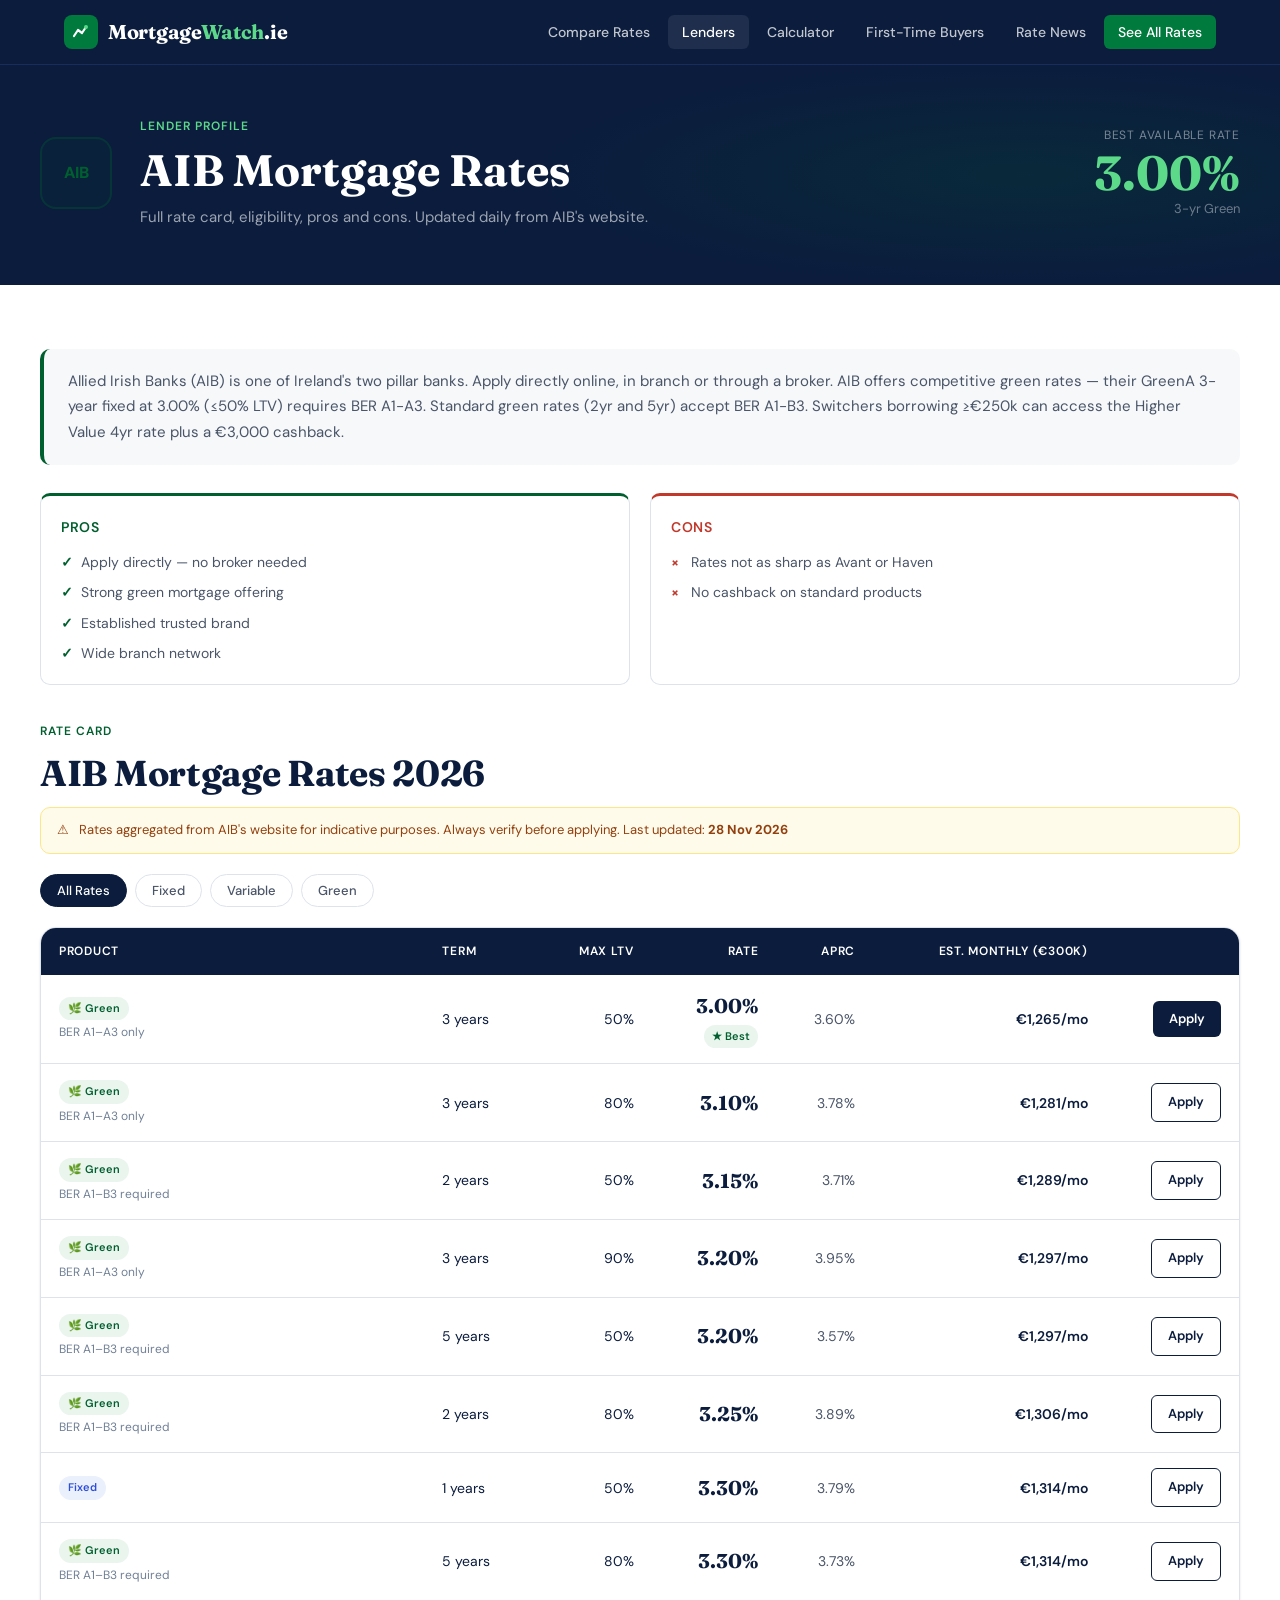
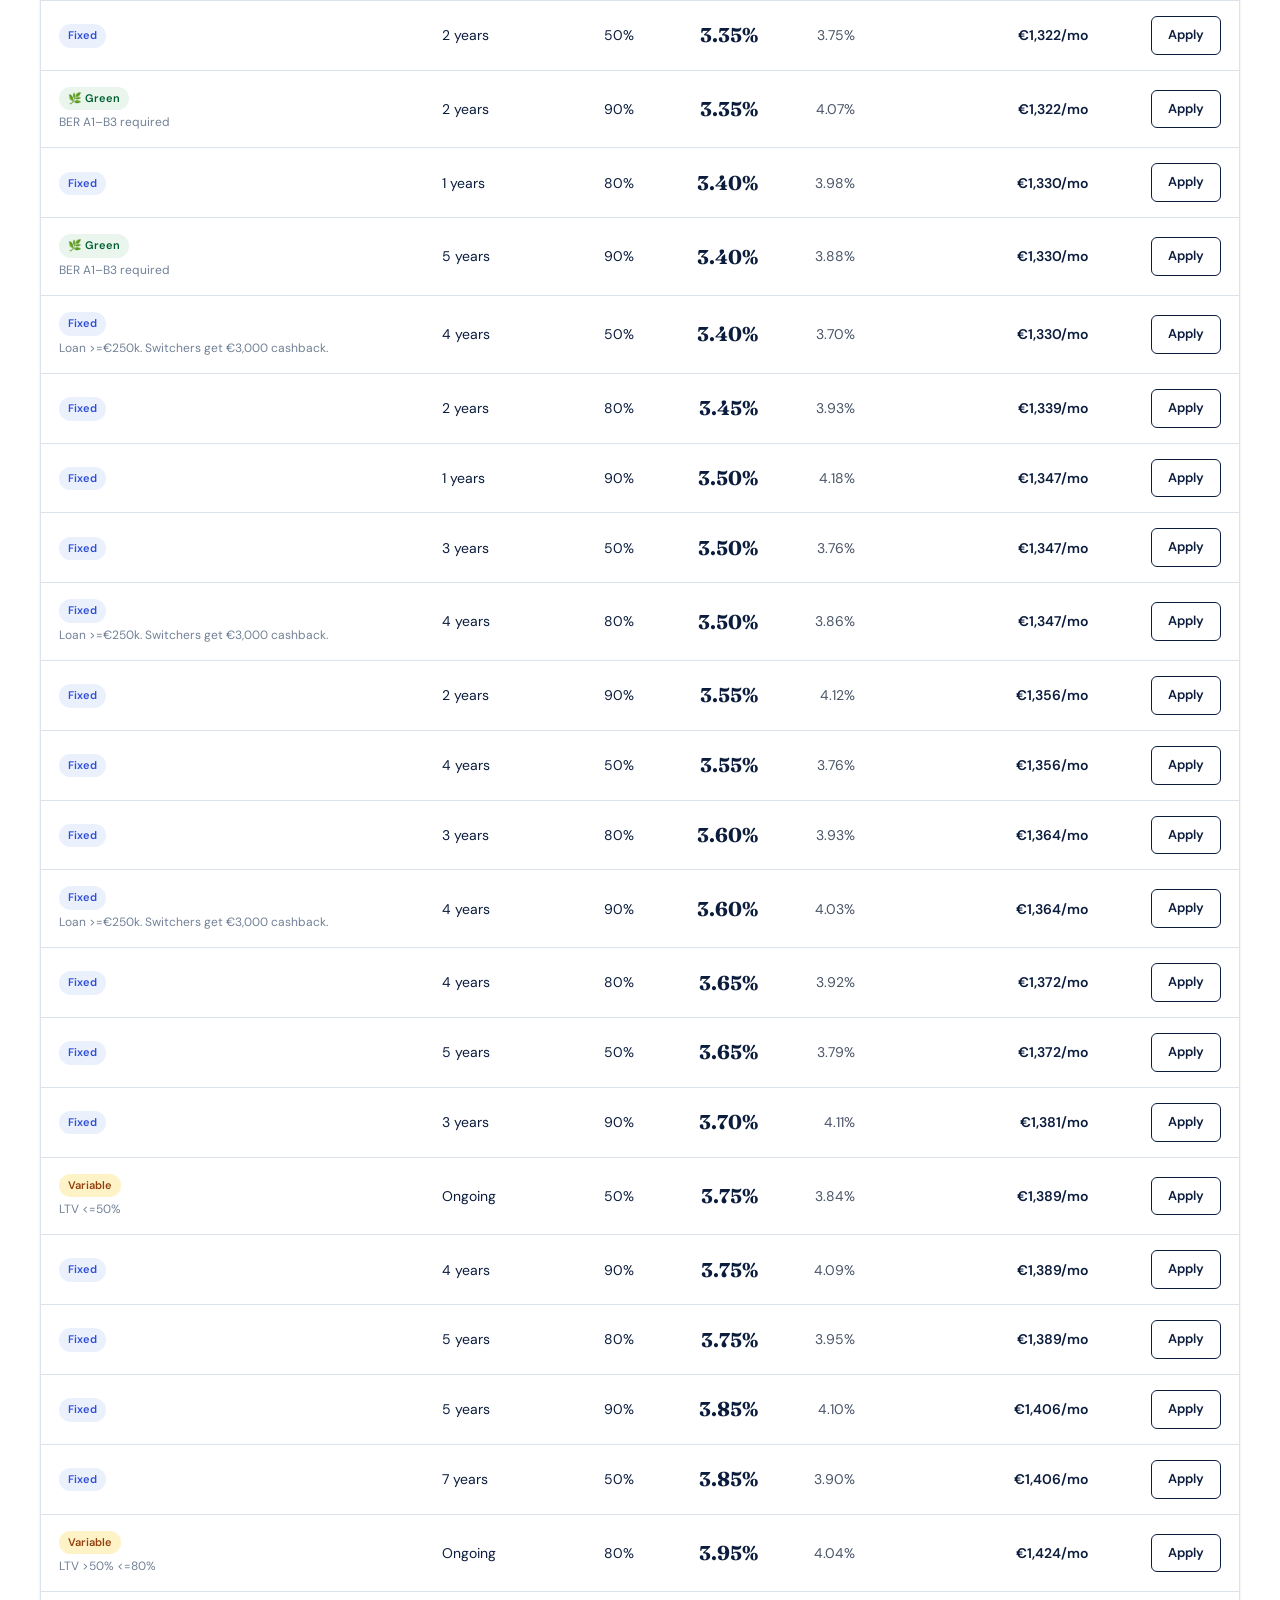
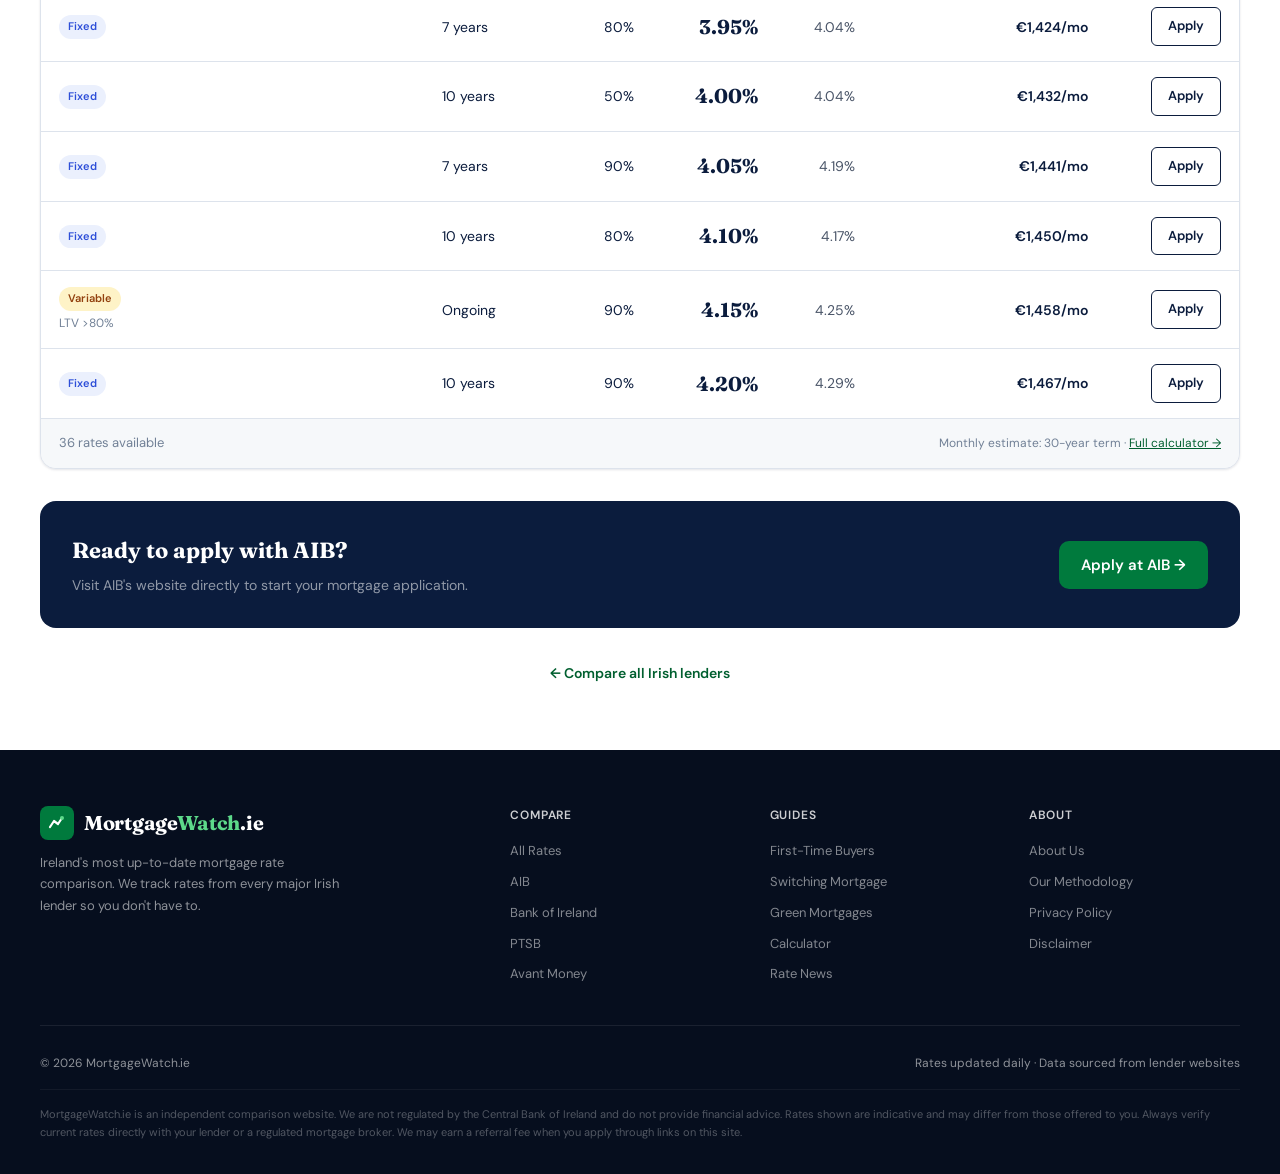
<file: lenders/aib.html>
<!DOCTYPE html>
<html lang="en">
<head>
<meta charset="UTF-8">
<meta name="viewport" content="width=device-width, initial-scale=1.0">
<title>AIB Mortgage Rates Ireland 2026 | MortgageWatch.ie</title>
<meta name="description" content="Compare AIB mortgage rates for 2026. Full rate card, pros and cons, and how to apply. Updated daily by MortgageWatch.ie.">
<link rel="preconnect" href="https://fonts.googleapis.com">
<link rel="preconnect" href="https://fonts.gstatic.com" crossorigin>
<link href="https://fonts.googleapis.com/css2?family=Fraunces:ital,wght@0,400;0,600;0,700;1,400&family=DM+Sans:wght@300;400;500;600&display=swap" rel="stylesheet">
<link rel="stylesheet" href="/assets/css/main.css">
<style>
.lender-hero { background: var(--navy); padding: 52px 24px 56px; position: relative; overflow: hidden; }
.lender-hero::before { content: ''; position: absolute; inset: 0; background: radial-gradient(ellipse 60% 80% at 80% 50%, #005F2F33 0%, transparent 65%); pointer-events: none; }
.lender-hero-inner { max-width: 1200px; margin: 0 auto; position: relative; display: flex; align-items: center; gap: 28px; flex-wrap: wrap; }
.lender-logo-hero { width: 72px; height: 72px; border-radius: 16px; display: flex; align-items: center; justify-content: center; font-size: 16px; font-weight: 800; color: #005F2F; border: 2px solid #005F2F55; background: #005F2F15; flex-shrink: 0; }
.lender-hero-text h1 { font-family: 'Fraunces', serif; font-size: clamp(28px, 4vw, 44px); font-weight: 700; color: var(--white); line-height: 1.2; margin-bottom: 8px; }
.lender-hero-text p { font-size: 15px; color: rgba(255,255,255,0.6); max-width: 560px; }
.best-rate-hero { margin-left: auto; text-align: right; flex-shrink: 0; }
.best-rate-hero .brl { font-size: 12px; color: rgba(255,255,255,0.45); text-transform: uppercase; letter-spacing: 0.8px; margin-bottom: 4px; }
.best-rate-hero .brv { font-family: 'Fraunces', serif; font-size: 48px; font-weight: 700; color: #5DD98A; line-height: 1; }
.best-rate-hero .brs { font-size: 13px; color: rgba(255,255,255,0.4); margin-top: 2px; }

.pros-cons { display: grid; grid-template-columns: 1fr 1fr; gap: 20px; margin-bottom: 32px; }
.pros-card, .cons-card { background: var(--white); border: 1px solid var(--border); border-radius: var(--radius-md); padding: 20px; }
.pros-card { border-top: 3px solid var(--green); }
.cons-card { border-top: 3px solid var(--red); }
.pros-card h3, .cons-card h3 { font-size: 14px; font-weight: 600; margin-bottom: 12px; text-transform: uppercase; letter-spacing: 0.5px; }
.pros-card h3 { color: var(--green); }
.cons-card h3 { color: var(--red); }
.pros-card ul, .cons-card ul { list-style: none; display: flex; flex-direction: column; gap: 8px; }
.pros-card li, .cons-card li { font-size: 14px; color: var(--text-secondary); padding-left: 20px; position: relative; }
.pros-card li::before { content: '✓'; position: absolute; left: 0; color: var(--green); font-weight: 700; }
.cons-card li::before { content: '×'; position: absolute; left: 0; color: var(--red); font-weight: 700; }

.about-box { background: var(--off-white); border-radius: var(--radius-md); padding: 20px 24px; margin-bottom: 28px; font-size: 15px; color: var(--text-secondary); line-height: 1.7; border-left: 4px solid #005F2F; }

.apply-cta { background: var(--navy); border-radius: var(--radius-lg); padding: 32px; display: flex; justify-content: space-between; align-items: center; gap: 24px; flex-wrap: wrap; margin-top: 32px; }
.apply-cta h3 { font-family: 'Fraunces', serif; font-size: 22px; font-weight: 700; color: var(--white); margin-bottom: 6px; }
.apply-cta p { font-size: 14px; color: rgba(255,255,255,0.55); }

@media(max-width:600px){
  .pros-cons { grid-template-columns: 1fr; }
  .best-rate-hero { display: none; }
  .apply-cta { flex-direction: column; text-align: center; }
}
</style>
</head>
<body>

<div class="lender-hero">
  <div class="lender-hero-inner">
    <div class="lender-logo-hero">AIB</div>
    <div class="lender-hero-text">
      <p style="font-size:12px;font-weight:600;color:#5DD98A;text-transform:uppercase;letter-spacing:1px;margin-bottom:8px;">Lender Profile</p>
      <h1>AIB Mortgage Rates</h1>
      <p>Full rate card, eligibility, pros and cons. Updated daily from AIB's website.</p>
    </div>
    <div class="best-rate-hero" id="hero-best-rate">
      <div class="brl">Best available rate</div>
      <div class="brv" id="hero-rate-val">—</div>
      <div class="brs" id="hero-rate-term">Loading…</div>
    </div>
  </div>
</div>

<section class="section">
  <div class="section-inner">

    <div class="about-box" id="about-box">Loading lender information…</div>

    <div class="pros-cons" id="pros-cons">
      <div class="pros-card"><h3>Pros</h3><ul id="pros-list"><li>Loading…</li></ul></div>
      <div class="cons-card"><h3>Cons</h3><ul id="cons-list"><li>Loading…</li></ul></div>
    </div>

    <div class="section-header">
      <span class="section-eyebrow">Rate Card</span>
      <h2 class="section-title">AIB Mortgage Rates 2026</h2>
    </div>

    <div class="data-status">
      <span>⚠</span>
      <span>Rates aggregated from AIB's website for indicative purposes. Always verify before applying. Last updated: <strong id="last-updated">—</strong></span>
    </div>

    <div class="rate-filters">
      <button class="filter-btn active" onclick="filterType('all', this)">All Rates</button>
      <button class="filter-btn" onclick="filterType('fixed', this)">Fixed</button>
      <button class="filter-btn" onclick="filterType('variable', this)">Variable</button>
      <button class="filter-btn" onclick="filterType('green', this)">Green</button>
    </div>

    <div class="rate-table-wrap">
      <table class="rate-table">
        <thead>
          <tr>
            <th>Product</th>
            <th>Term</th>
            <th class="right">Max LTV</th>
            <th class="right">Rate</th>
            <th class="right">APRC</th>
            <th class="right">Est. Monthly (€300k)</th>
            <th></th>
          </tr>
        </thead>
        <tbody id="rate-tbody">
          <tr><td colspan="7" style="text-align:center;padding:32px;color:var(--text-muted);">Loading rates…</td></tr>
        </tbody>
      </table>
      <div class="table-footer">
        <span id="rate-count">—</span>
        <span style="font-size:12px;">Monthly estimate: 30-year term · <a href="/calculator.html" style="color:var(--green);">Full calculator →</a></span>
      </div>
    </div>

    <div class="apply-cta" id="apply-cta">
      <div>
        <h3>Ready to apply with AIB?</h3>
        <p>Visit AIB's website directly to start your mortgage application.</p>
      </div>
      <a id="apply-link" href="#" class="btn-primary" style="background:var(--green-light);white-space:nowrap;" target="_blank" rel="noopener">
        Apply at AIB →
      </a>
    </div>

    <div style="margin-top:32px;text-align:center;">
      <a href="/rates.html" style="font-size:14px;color:var(--green);font-weight:600;text-decoration:none;">← Compare all Irish lenders</a>
    </div>

  </div>
</section>

<script src="/assets/js/shared.js"></script>
<script>
const LENDER_ID = 'aib';

injectNav('lenders');
injectFooter();

let currentFilter = 'all';
let lenderRates = [];
let lenderData = null;

async function init() {
  const data = await loadRates();
  if (!data) return;

  document.getElementById('last-updated').textContent = formatDate(data.last_updated);
  lenderData = data.lenders.find(l => l.id === LENDER_ID);
  if (!lenderData) return;

  // Populate about
  document.getElementById('about-box').textContent = lenderData.about;
  document.getElementById('pros-list').innerHTML = (lenderData.pros || []).map(p => `<li>${p}</li>`).join('');
  document.getElementById('cons-list').innerHTML = (lenderData.cons || []).map(c => `<li>${c}</li>`).join('');
  document.getElementById('apply-link').href = lenderData.affiliate_url;

  lenderRates = lenderData.rates.map(r => ({ ...r, lenderName: lenderData.name, lenderInitials: lenderData.initials, lenderColor: lenderData.color, lenderId: lenderData.id, affiliateUrl: lenderData.affiliate_url }));

  const best = [...lenderRates].sort((a,b) => a.rate - b.rate)[0];
  if (best) {
    document.getElementById('hero-rate-val').textContent = best.rate.toFixed(2) + '%';
    document.getElementById('hero-rate-term').textContent = termLabel(best);
  }

  renderRates();
}

function filterType(type, btn) {
  currentFilter = type;
  document.querySelectorAll('.rate-filters .filter-btn').forEach(b => b.classList.remove('active'));
  btn.classList.add('active');
  renderRates();
}

function renderRates() {
  const filtered = lenderRates.filter(r => {
    if (currentFilter === 'green') return r.green;
    if (currentFilter === 'fixed') return r.type === 'fixed' && !r.green;
    if (currentFilter === 'variable') return r.type === 'variable';
    return true;
  }).sort((a,b) => a.rate - b.rate);

  document.getElementById('rate-count').textContent = `${filtered.length} rate${filtered.length !== 1 ? 's' : ''} available`;

  if (!filtered.length) {
    document.getElementById('rate-tbody').innerHTML = '<tr><td colspan="7" style="text-align:center;padding:28px;color:var(--text-muted);">No rates of this type currently available.</td></tr>';
    return;
  }

  document.getElementById('rate-tbody').innerHTML = filtered.map((r, i) => {
    const monthly = calcMonthly(300000, r.rate, 30);
    return `
      <tr>
        <td>
          <div>
            <span class="rate-badge ${r.green ? 'badge-green' : r.type === 'fixed' ? 'badge-fixed' : 'badge-variable'}">${r.green ? '🌿 Green' : r.type === 'fixed' ? 'Fixed' : 'Variable'}</span>
            ${r.notes ? `<div style="font-size:12px;color:var(--text-muted);margin-top:3px;">${r.notes}</div>` : ''}
          </div>
        </td>
        <td>${r.term_years ? r.term_years + ' years' : 'Ongoing'}</td>
        <td class="right">${r.ltv_max}%</td>
        <td class="right">
          <div class="rate-value">${r.rate.toFixed(2)}%</div>
          ${i === 0 ? '<div class="best-rate-tag">★ Best</div>' : ''}
          ${r.cashback ? `<div style="font-size:11px;color:#92400E;font-weight:600;margin-top:3px;">+€${r.cashback.toLocaleString()} cashback</div>` : ''}
        </td>
        <td class="right" style="color:var(--text-secondary);font-size:14px;">${r.aprc.toFixed(2)}%</td>
        <td class="right" style="font-size:14px;font-weight:600;">€${Math.round(monthly).toLocaleString()}/mo</td>
        <td class="right"><a href="${r.affiliateUrl}" class="apply-btn ${i===0?'':'outline'}" target="_blank" rel="noopener">Apply</a></td>
      </tr>`;
  }).join('');
}

init();
</script>
</body>
</html>
</file>
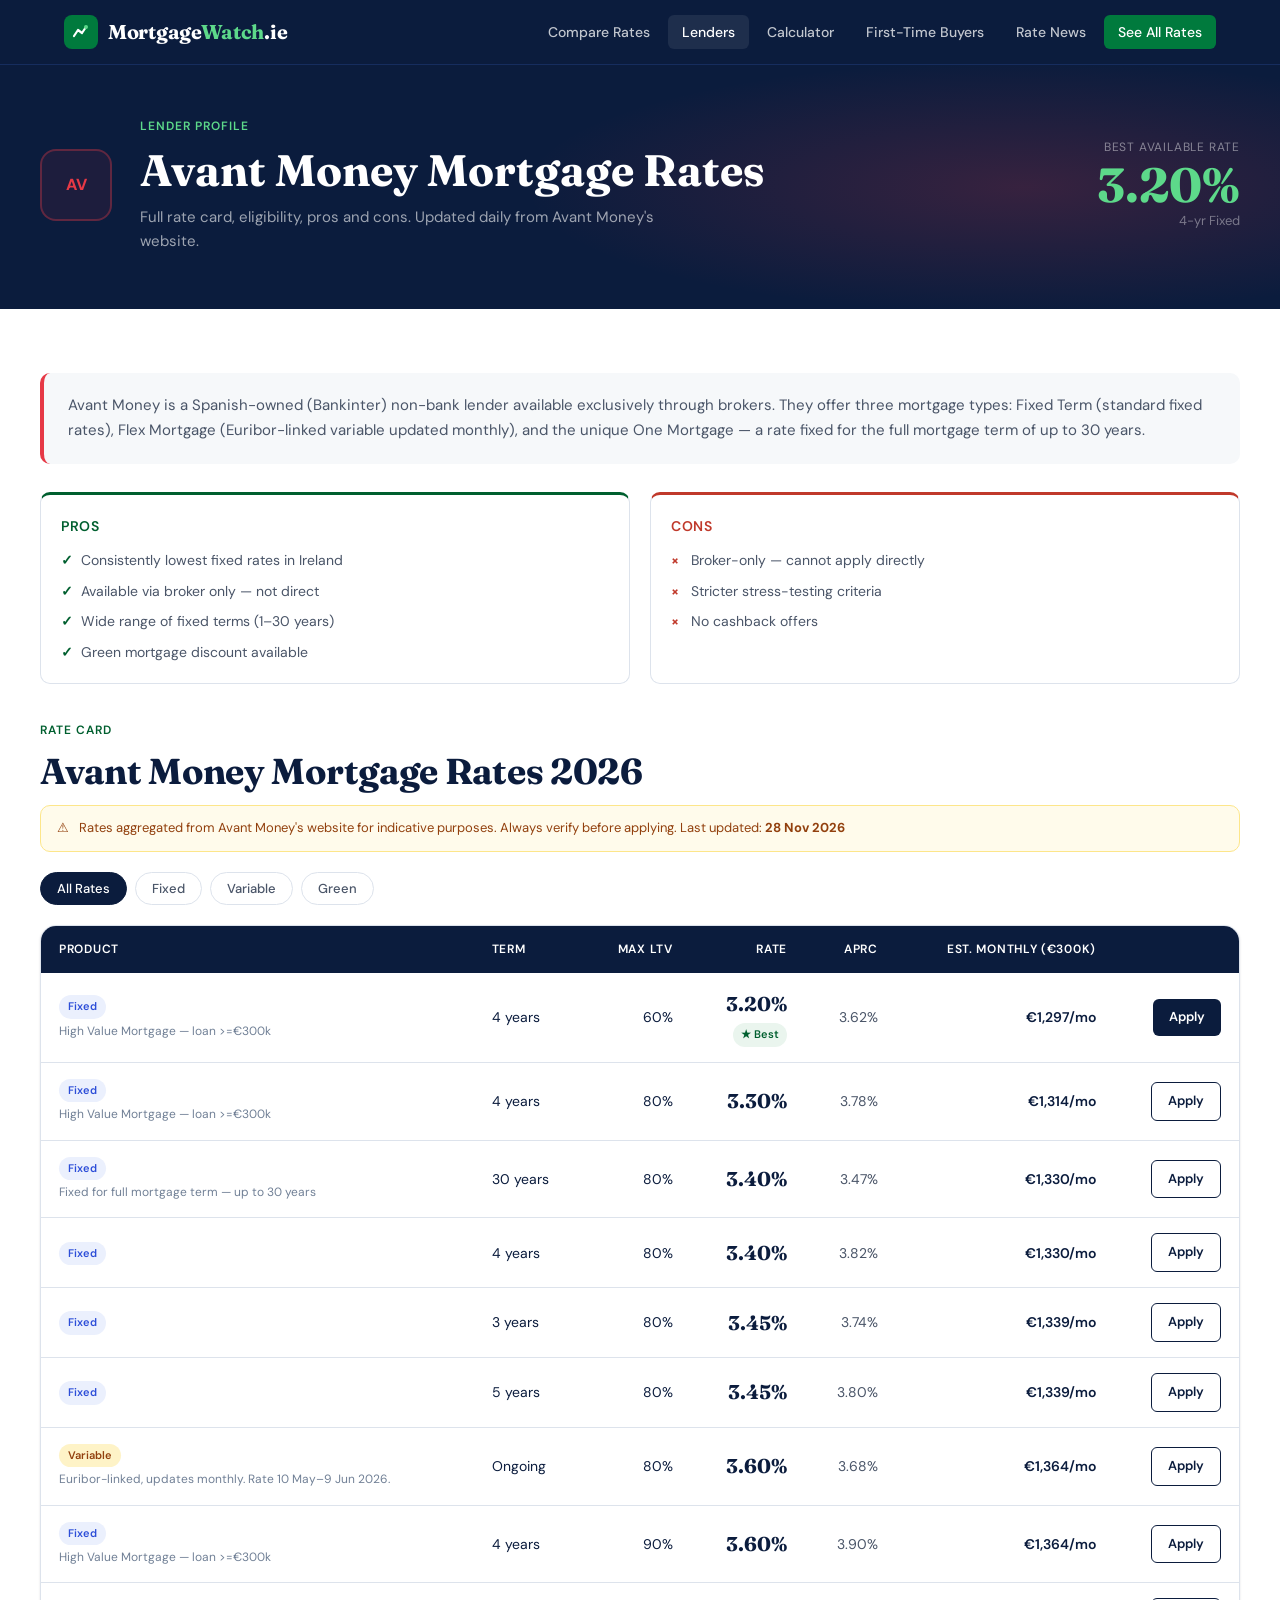
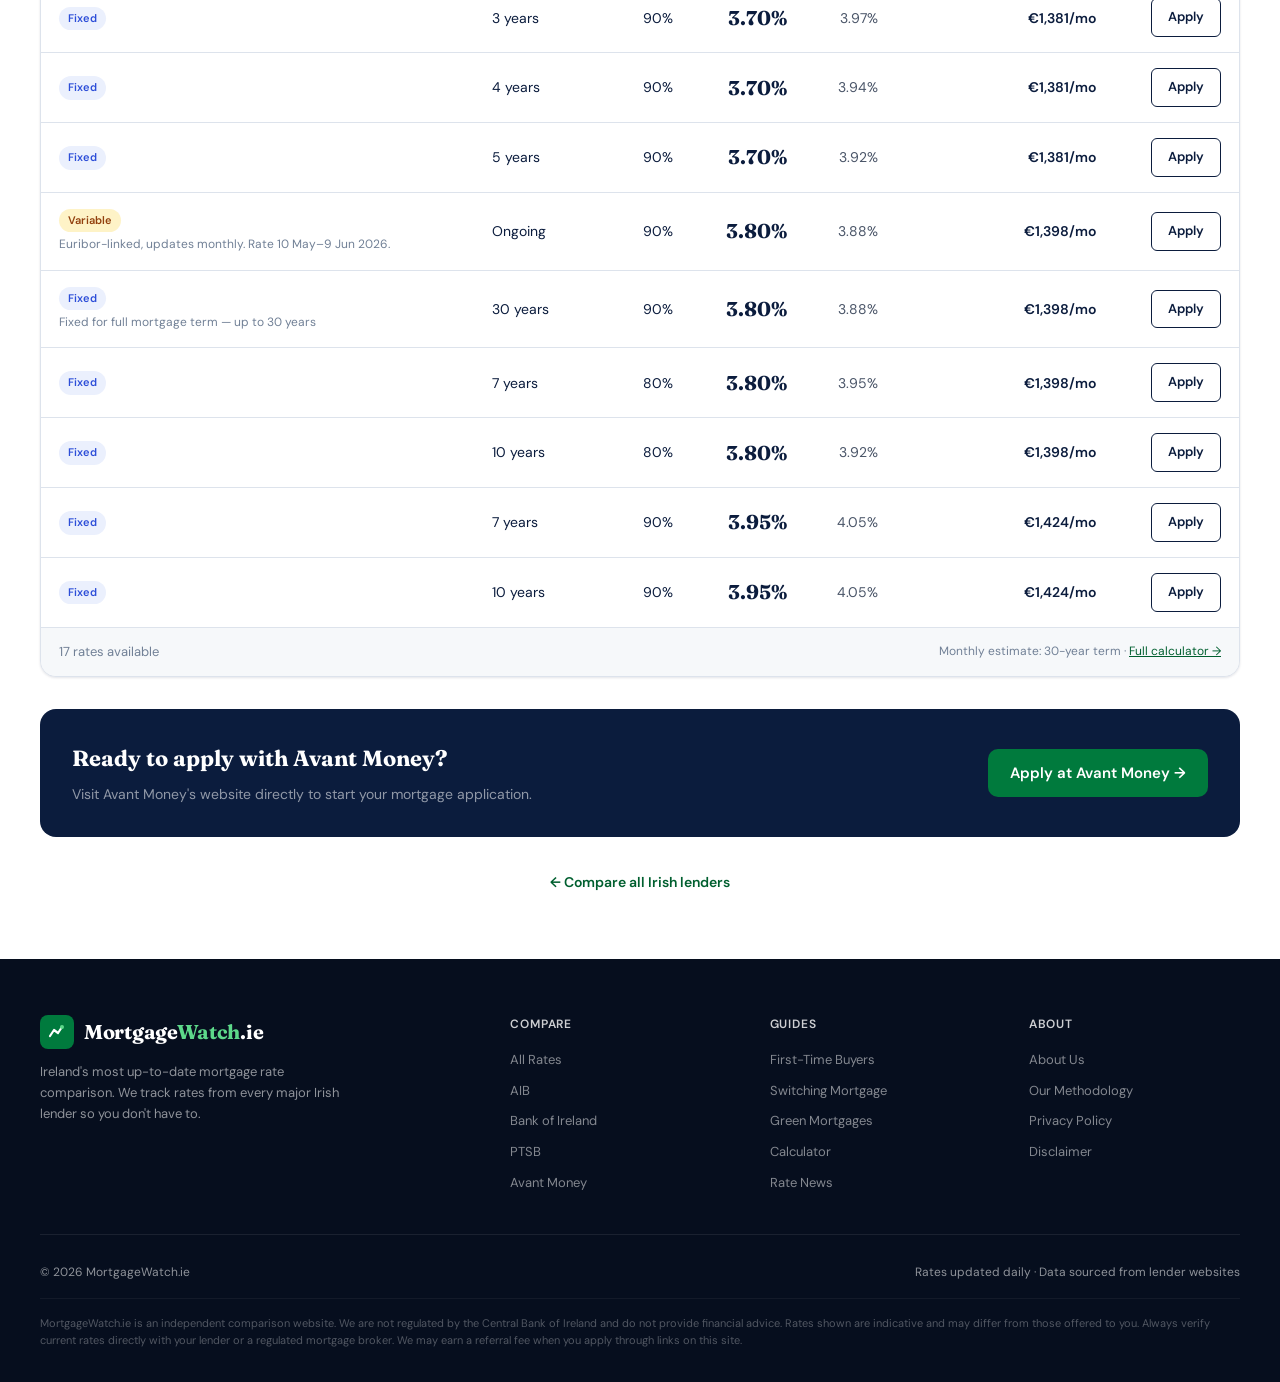
<file: lenders/avant.html>
<!DOCTYPE html>
<html lang="en">
<head>
<meta charset="UTF-8">
<meta name="viewport" content="width=device-width, initial-scale=1.0">
<title>Avant Money Mortgage Rates Ireland 2026 | MortgageWatch.ie</title>
<meta name="description" content="Compare Avant Money mortgage rates for 2026. Full rate card, pros and cons, and how to apply. Updated daily by MortgageWatch.ie.">
<link rel="preconnect" href="https://fonts.googleapis.com">
<link rel="preconnect" href="https://fonts.gstatic.com" crossorigin>
<link href="https://fonts.googleapis.com/css2?family=Fraunces:ital,wght@0,400;0,600;0,700;1,400&family=DM+Sans:wght@300;400;500;600&display=swap" rel="stylesheet">
<link rel="stylesheet" href="/assets/css/main.css">
<style>
.lender-hero { background: var(--navy); padding: 52px 24px 56px; position: relative; overflow: hidden; }
.lender-hero::before { content: ''; position: absolute; inset: 0; background: radial-gradient(ellipse 60% 80% at 80% 50%, #E6394633 0%, transparent 65%); pointer-events: none; }
.lender-hero-inner { max-width: 1200px; margin: 0 auto; position: relative; display: flex; align-items: center; gap: 28px; flex-wrap: wrap; }
.lender-logo-hero { width: 72px; height: 72px; border-radius: 16px; display: flex; align-items: center; justify-content: center; font-size: 16px; font-weight: 800; color: #E63946; border: 2px solid #E6394655; background: #E6394615; flex-shrink: 0; }
.lender-hero-text h1 { font-family: 'Fraunces', serif; font-size: clamp(28px, 4vw, 44px); font-weight: 700; color: var(--white); line-height: 1.2; margin-bottom: 8px; }
.lender-hero-text p { font-size: 15px; color: rgba(255,255,255,0.6); max-width: 560px; }
.best-rate-hero { margin-left: auto; text-align: right; flex-shrink: 0; }
.best-rate-hero .brl { font-size: 12px; color: rgba(255,255,255,0.45); text-transform: uppercase; letter-spacing: 0.8px; margin-bottom: 4px; }
.best-rate-hero .brv { font-family: 'Fraunces', serif; font-size: 48px; font-weight: 700; color: #5DD98A; line-height: 1; }
.best-rate-hero .brs { font-size: 13px; color: rgba(255,255,255,0.4); margin-top: 2px; }

.pros-cons { display: grid; grid-template-columns: 1fr 1fr; gap: 20px; margin-bottom: 32px; }
.pros-card, .cons-card { background: var(--white); border: 1px solid var(--border); border-radius: var(--radius-md); padding: 20px; }
.pros-card { border-top: 3px solid var(--green); }
.cons-card { border-top: 3px solid var(--red); }
.pros-card h3, .cons-card h3 { font-size: 14px; font-weight: 600; margin-bottom: 12px; text-transform: uppercase; letter-spacing: 0.5px; }
.pros-card h3 { color: var(--green); }
.cons-card h3 { color: var(--red); }
.pros-card ul, .cons-card ul { list-style: none; display: flex; flex-direction: column; gap: 8px; }
.pros-card li, .cons-card li { font-size: 14px; color: var(--text-secondary); padding-left: 20px; position: relative; }
.pros-card li::before { content: '✓'; position: absolute; left: 0; color: var(--green); font-weight: 700; }
.cons-card li::before { content: '×'; position: absolute; left: 0; color: var(--red); font-weight: 700; }

.about-box { background: var(--off-white); border-radius: var(--radius-md); padding: 20px 24px; margin-bottom: 28px; font-size: 15px; color: var(--text-secondary); line-height: 1.7; border-left: 4px solid #E63946; }

.apply-cta { background: var(--navy); border-radius: var(--radius-lg); padding: 32px; display: flex; justify-content: space-between; align-items: center; gap: 24px; flex-wrap: wrap; margin-top: 32px; }
.apply-cta h3 { font-family: 'Fraunces', serif; font-size: 22px; font-weight: 700; color: var(--white); margin-bottom: 6px; }
.apply-cta p { font-size: 14px; color: rgba(255,255,255,0.55); }

@media(max-width:600px){
  .pros-cons { grid-template-columns: 1fr; }
  .best-rate-hero { display: none; }
  .apply-cta { flex-direction: column; text-align: center; }
}
</style>
</head>
<body>

<div class="lender-hero">
  <div class="lender-hero-inner">
    <div class="lender-logo-hero">AV</div>
    <div class="lender-hero-text">
      <p style="font-size:12px;font-weight:600;color:#5DD98A;text-transform:uppercase;letter-spacing:1px;margin-bottom:8px;">Lender Profile</p>
      <h1>Avant Money Mortgage Rates</h1>
      <p>Full rate card, eligibility, pros and cons. Updated daily from Avant Money's website.</p>
    </div>
    <div class="best-rate-hero" id="hero-best-rate">
      <div class="brl">Best available rate</div>
      <div class="brv" id="hero-rate-val">—</div>
      <div class="brs" id="hero-rate-term">Loading…</div>
    </div>
  </div>
</div>

<section class="section">
  <div class="section-inner">

    <div class="about-box" id="about-box">Loading lender information…</div>

    <div class="pros-cons" id="pros-cons">
      <div class="pros-card"><h3>Pros</h3><ul id="pros-list"><li>Loading…</li></ul></div>
      <div class="cons-card"><h3>Cons</h3><ul id="cons-list"><li>Loading…</li></ul></div>
    </div>

    <div class="section-header">
      <span class="section-eyebrow">Rate Card</span>
      <h2 class="section-title">Avant Money Mortgage Rates 2026</h2>
    </div>

    <div class="data-status">
      <span>⚠</span>
      <span>Rates aggregated from Avant Money's website for indicative purposes. Always verify before applying. Last updated: <strong id="last-updated">—</strong></span>
    </div>

    <div class="rate-filters">
      <button class="filter-btn active" onclick="filterType('all', this)">All Rates</button>
      <button class="filter-btn" onclick="filterType('fixed', this)">Fixed</button>
      <button class="filter-btn" onclick="filterType('variable', this)">Variable</button>
      <button class="filter-btn" onclick="filterType('green', this)">Green</button>
    </div>

    <div class="rate-table-wrap">
      <table class="rate-table">
        <thead>
          <tr>
            <th>Product</th>
            <th>Term</th>
            <th class="right">Max LTV</th>
            <th class="right">Rate</th>
            <th class="right">APRC</th>
            <th class="right">Est. Monthly (€300k)</th>
            <th></th>
          </tr>
        </thead>
        <tbody id="rate-tbody">
          <tr><td colspan="7" style="text-align:center;padding:32px;color:var(--text-muted);">Loading rates…</td></tr>
        </tbody>
      </table>
      <div class="table-footer">
        <span id="rate-count">—</span>
        <span style="font-size:12px;">Monthly estimate: 30-year term · <a href="/calculator.html" style="color:var(--green);">Full calculator →</a></span>
      </div>
    </div>

    <div class="apply-cta" id="apply-cta">
      <div>
        <h3>Ready to apply with Avant Money?</h3>
        <p>Visit Avant Money's website directly to start your mortgage application.</p>
      </div>
      <a id="apply-link" href="#" class="btn-primary" style="background:var(--green-light);white-space:nowrap;" target="_blank" rel="noopener">
        Apply at Avant Money →
      </a>
    </div>

    <div style="margin-top:32px;text-align:center;">
      <a href="/rates.html" style="font-size:14px;color:var(--green);font-weight:600;text-decoration:none;">← Compare all Irish lenders</a>
    </div>

  </div>
</section>

<script src="/assets/js/shared.js"></script>
<script>
const LENDER_ID = 'avant';

injectNav('lenders');
injectFooter();

let currentFilter = 'all';
let lenderRates = [];
let lenderData = null;

async function init() {
  const data = await loadRates();
  if (!data) return;

  document.getElementById('last-updated').textContent = formatDate(data.last_updated);
  lenderData = data.lenders.find(l => l.id === LENDER_ID);
  if (!lenderData) return;

  // Populate about
  document.getElementById('about-box').textContent = lenderData.about;
  document.getElementById('pros-list').innerHTML = (lenderData.pros || []).map(p => `<li>${p}</li>`).join('');
  document.getElementById('cons-list').innerHTML = (lenderData.cons || []).map(c => `<li>${c}</li>`).join('');
  document.getElementById('apply-link').href = lenderData.affiliate_url;

  lenderRates = lenderData.rates.map(r => ({ ...r, lenderName: lenderData.name, lenderInitials: lenderData.initials, lenderColor: lenderData.color, lenderId: lenderData.id, affiliateUrl: lenderData.affiliate_url }));

  const best = [...lenderRates].sort((a,b) => a.rate - b.rate)[0];
  if (best) {
    document.getElementById('hero-rate-val').textContent = best.rate.toFixed(2) + '%';
    document.getElementById('hero-rate-term').textContent = termLabel(best);
  }

  renderRates();
}

function filterType(type, btn) {
  currentFilter = type;
  document.querySelectorAll('.rate-filters .filter-btn').forEach(b => b.classList.remove('active'));
  btn.classList.add('active');
  renderRates();
}

function renderRates() {
  const filtered = lenderRates.filter(r => {
    if (currentFilter === 'green') return r.green;
    if (currentFilter === 'fixed') return r.type === 'fixed' && !r.green;
    if (currentFilter === 'variable') return r.type === 'variable';
    return true;
  }).sort((a,b) => a.rate - b.rate);

  document.getElementById('rate-count').textContent = `${filtered.length} rate${filtered.length !== 1 ? 's' : ''} available`;

  if (!filtered.length) {
    document.getElementById('rate-tbody').innerHTML = '<tr><td colspan="7" style="text-align:center;padding:28px;color:var(--text-muted);">No rates of this type currently available.</td></tr>';
    return;
  }

  document.getElementById('rate-tbody').innerHTML = filtered.map((r, i) => {
    const monthly = calcMonthly(300000, r.rate, 30);
    return `
      <tr>
        <td>
          <div>
            <span class="rate-badge ${r.green ? 'badge-green' : r.type === 'fixed' ? 'badge-fixed' : 'badge-variable'}">${r.green ? '🌿 Green' : r.type === 'fixed' ? 'Fixed' : 'Variable'}</span>
            ${r.notes ? `<div style="font-size:12px;color:var(--text-muted);margin-top:3px;">${r.notes}</div>` : ''}
          </div>
        </td>
        <td>${r.term_years ? r.term_years + ' years' : 'Ongoing'}</td>
        <td class="right">${r.ltv_max}%</td>
        <td class="right">
          <div class="rate-value">${r.rate.toFixed(2)}%</div>
          ${i === 0 ? '<div class="best-rate-tag">★ Best</div>' : ''}
          ${r.cashback ? `<div style="font-size:11px;color:#92400E;font-weight:600;margin-top:3px;">+€${r.cashback.toLocaleString()} cashback</div>` : ''}
        </td>
        <td class="right" style="color:var(--text-secondary);font-size:14px;">${r.aprc.toFixed(2)}%</td>
        <td class="right" style="font-size:14px;font-weight:600;">€${Math.round(monthly).toLocaleString()}/mo</td>
        <td class="right"><a href="${r.affiliateUrl}" class="apply-btn ${i===0?'':'outline'}" target="_blank" rel="noopener">Apply</a></td>
      </tr>`;
  }).join('');
}

init();
</script>
</body>
</html>
</file>
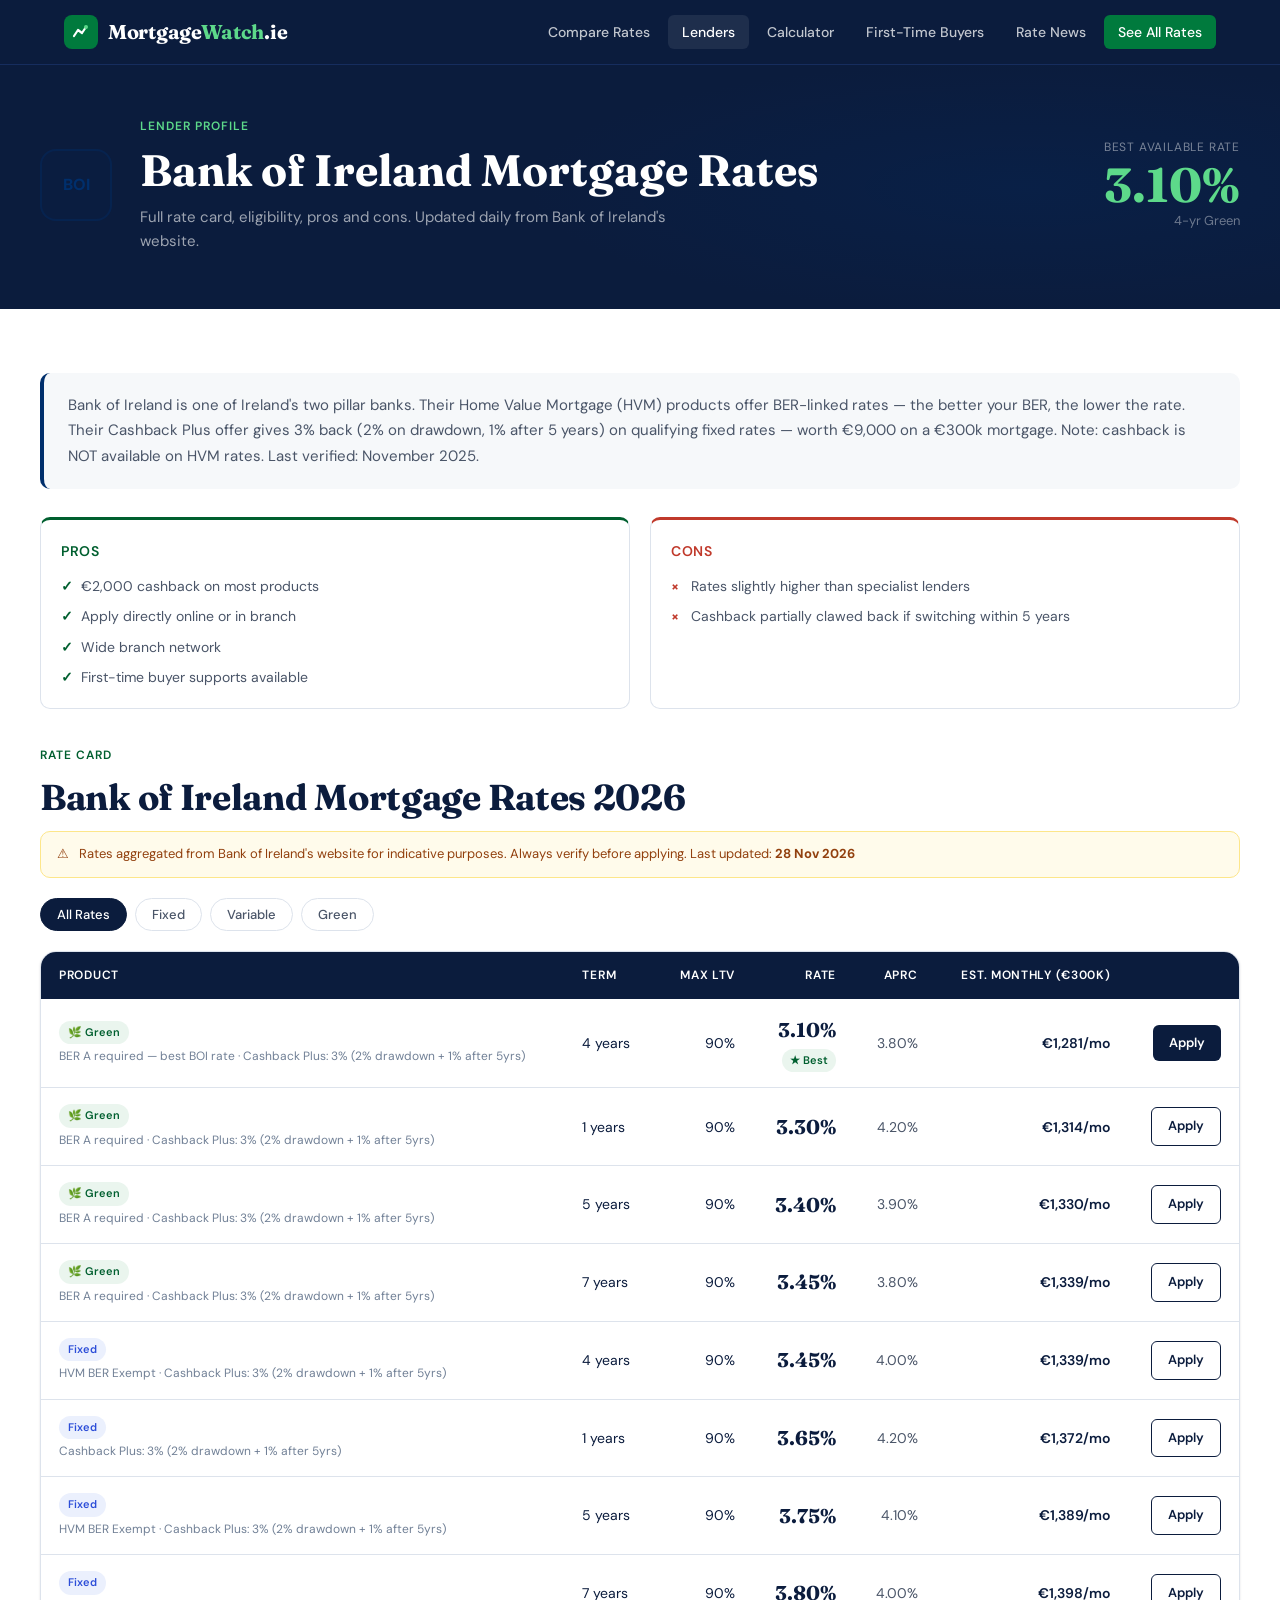
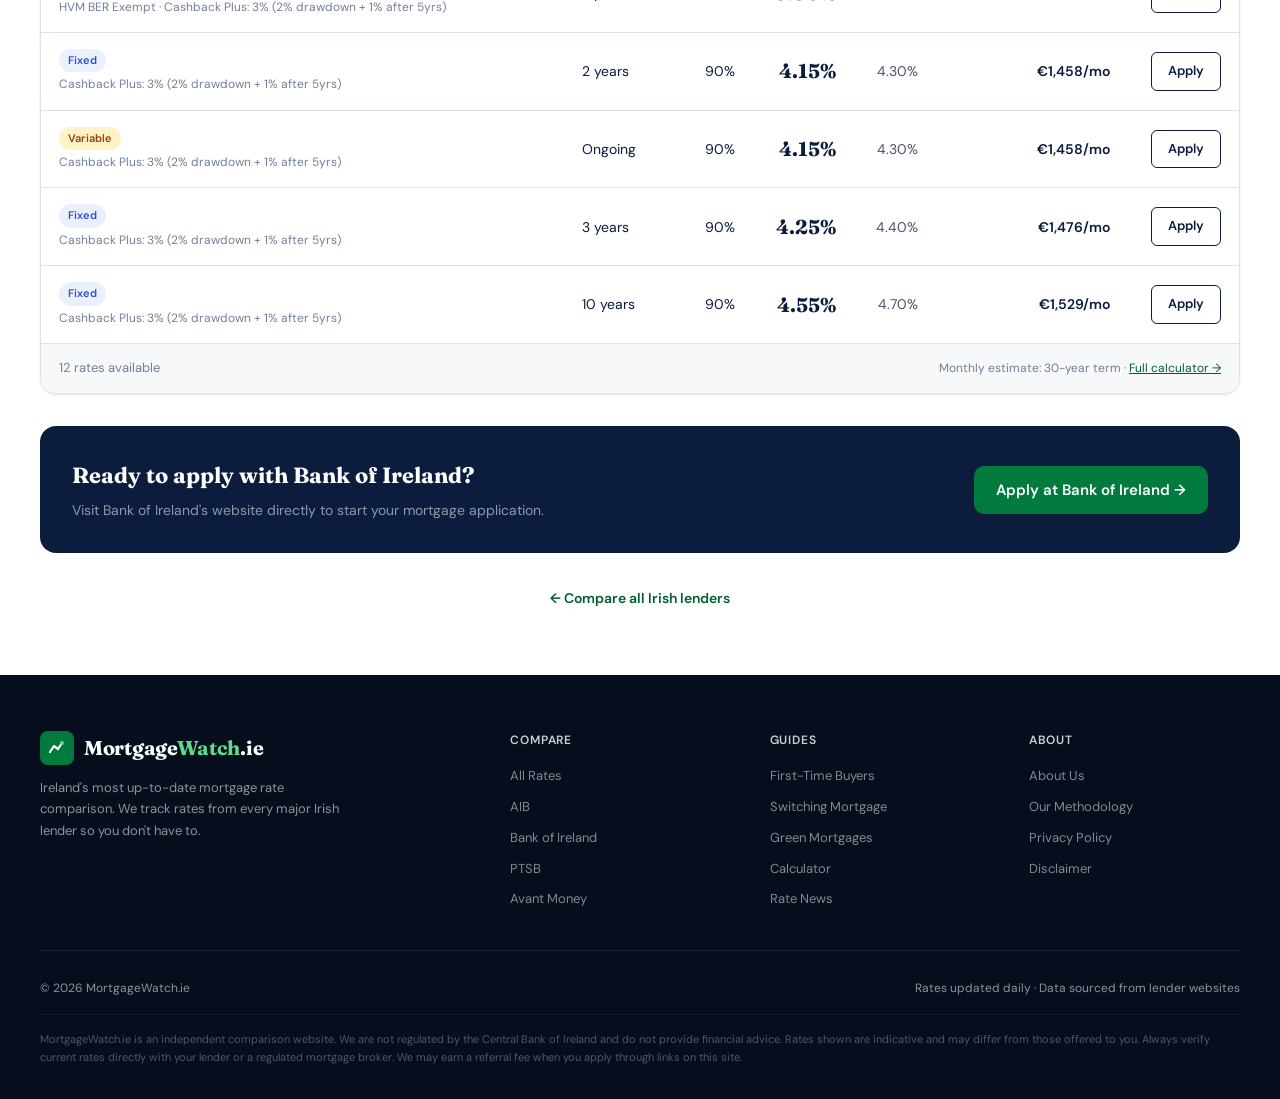
<file: lenders/boi.html>
<!DOCTYPE html>
<html lang="en">
<head>
<meta charset="UTF-8">
<meta name="viewport" content="width=device-width, initial-scale=1.0">
<title>Bank of Ireland Mortgage Rates Ireland 2026 | MortgageWatch.ie</title>
<meta name="description" content="Compare Bank of Ireland mortgage rates for 2026. Full rate card, pros and cons, and how to apply. Updated daily by MortgageWatch.ie.">
<link rel="preconnect" href="https://fonts.googleapis.com">
<link rel="preconnect" href="https://fonts.gstatic.com" crossorigin>
<link href="https://fonts.googleapis.com/css2?family=Fraunces:ital,wght@0,400;0,600;0,700;1,400&family=DM+Sans:wght@300;400;500;600&display=swap" rel="stylesheet">
<link rel="stylesheet" href="/assets/css/main.css">
<style>
.lender-hero { background: var(--navy); padding: 52px 24px 56px; position: relative; overflow: hidden; }
.lender-hero::before { content: ''; position: absolute; inset: 0; background: radial-gradient(ellipse 60% 80% at 80% 50%, #002F6C33 0%, transparent 65%); pointer-events: none; }
.lender-hero-inner { max-width: 1200px; margin: 0 auto; position: relative; display: flex; align-items: center; gap: 28px; flex-wrap: wrap; }
.lender-logo-hero { width: 72px; height: 72px; border-radius: 16px; display: flex; align-items: center; justify-content: center; font-size: 16px; font-weight: 800; color: #002F6C; border: 2px solid #002F6C55; background: #002F6C15; flex-shrink: 0; }
.lender-hero-text h1 { font-family: 'Fraunces', serif; font-size: clamp(28px, 4vw, 44px); font-weight: 700; color: var(--white); line-height: 1.2; margin-bottom: 8px; }
.lender-hero-text p { font-size: 15px; color: rgba(255,255,255,0.6); max-width: 560px; }
.best-rate-hero { margin-left: auto; text-align: right; flex-shrink: 0; }
.best-rate-hero .brl { font-size: 12px; color: rgba(255,255,255,0.45); text-transform: uppercase; letter-spacing: 0.8px; margin-bottom: 4px; }
.best-rate-hero .brv { font-family: 'Fraunces', serif; font-size: 48px; font-weight: 700; color: #5DD98A; line-height: 1; }
.best-rate-hero .brs { font-size: 13px; color: rgba(255,255,255,0.4); margin-top: 2px; }

.pros-cons { display: grid; grid-template-columns: 1fr 1fr; gap: 20px; margin-bottom: 32px; }
.pros-card, .cons-card { background: var(--white); border: 1px solid var(--border); border-radius: var(--radius-md); padding: 20px; }
.pros-card { border-top: 3px solid var(--green); }
.cons-card { border-top: 3px solid var(--red); }
.pros-card h3, .cons-card h3 { font-size: 14px; font-weight: 600; margin-bottom: 12px; text-transform: uppercase; letter-spacing: 0.5px; }
.pros-card h3 { color: var(--green); }
.cons-card h3 { color: var(--red); }
.pros-card ul, .cons-card ul { list-style: none; display: flex; flex-direction: column; gap: 8px; }
.pros-card li, .cons-card li { font-size: 14px; color: var(--text-secondary); padding-left: 20px; position: relative; }
.pros-card li::before { content: '✓'; position: absolute; left: 0; color: var(--green); font-weight: 700; }
.cons-card li::before { content: '×'; position: absolute; left: 0; color: var(--red); font-weight: 700; }

.about-box { background: var(--off-white); border-radius: var(--radius-md); padding: 20px 24px; margin-bottom: 28px; font-size: 15px; color: var(--text-secondary); line-height: 1.7; border-left: 4px solid #002F6C; }

.apply-cta { background: var(--navy); border-radius: var(--radius-lg); padding: 32px; display: flex; justify-content: space-between; align-items: center; gap: 24px; flex-wrap: wrap; margin-top: 32px; }
.apply-cta h3 { font-family: 'Fraunces', serif; font-size: 22px; font-weight: 700; color: var(--white); margin-bottom: 6px; }
.apply-cta p { font-size: 14px; color: rgba(255,255,255,0.55); }

@media(max-width:600px){
  .pros-cons { grid-template-columns: 1fr; }
  .best-rate-hero { display: none; }
  .apply-cta { flex-direction: column; text-align: center; }
}
</style>
</head>
<body>

<div class="lender-hero">
  <div class="lender-hero-inner">
    <div class="lender-logo-hero">BOI</div>
    <div class="lender-hero-text">
      <p style="font-size:12px;font-weight:600;color:#5DD98A;text-transform:uppercase;letter-spacing:1px;margin-bottom:8px;">Lender Profile</p>
      <h1>Bank of Ireland Mortgage Rates</h1>
      <p>Full rate card, eligibility, pros and cons. Updated daily from Bank of Ireland's website.</p>
    </div>
    <div class="best-rate-hero" id="hero-best-rate">
      <div class="brl">Best available rate</div>
      <div class="brv" id="hero-rate-val">—</div>
      <div class="brs" id="hero-rate-term">Loading…</div>
    </div>
  </div>
</div>

<section class="section">
  <div class="section-inner">

    <div class="about-box" id="about-box">Loading lender information…</div>

    <div class="pros-cons" id="pros-cons">
      <div class="pros-card"><h3>Pros</h3><ul id="pros-list"><li>Loading…</li></ul></div>
      <div class="cons-card"><h3>Cons</h3><ul id="cons-list"><li>Loading…</li></ul></div>
    </div>

    <div class="section-header">
      <span class="section-eyebrow">Rate Card</span>
      <h2 class="section-title">Bank of Ireland Mortgage Rates 2026</h2>
    </div>

    <div class="data-status">
      <span>⚠</span>
      <span>Rates aggregated from Bank of Ireland's website for indicative purposes. Always verify before applying. Last updated: <strong id="last-updated">—</strong></span>
    </div>

    <div class="rate-filters">
      <button class="filter-btn active" onclick="filterType('all', this)">All Rates</button>
      <button class="filter-btn" onclick="filterType('fixed', this)">Fixed</button>
      <button class="filter-btn" onclick="filterType('variable', this)">Variable</button>
      <button class="filter-btn" onclick="filterType('green', this)">Green</button>
    </div>

    <div class="rate-table-wrap">
      <table class="rate-table">
        <thead>
          <tr>
            <th>Product</th>
            <th>Term</th>
            <th class="right">Max LTV</th>
            <th class="right">Rate</th>
            <th class="right">APRC</th>
            <th class="right">Est. Monthly (€300k)</th>
            <th></th>
          </tr>
        </thead>
        <tbody id="rate-tbody">
          <tr><td colspan="7" style="text-align:center;padding:32px;color:var(--text-muted);">Loading rates…</td></tr>
        </tbody>
      </table>
      <div class="table-footer">
        <span id="rate-count">—</span>
        <span style="font-size:12px;">Monthly estimate: 30-year term · <a href="/calculator.html" style="color:var(--green);">Full calculator →</a></span>
      </div>
    </div>

    <div class="apply-cta" id="apply-cta">
      <div>
        <h3>Ready to apply with Bank of Ireland?</h3>
        <p>Visit Bank of Ireland's website directly to start your mortgage application.</p>
      </div>
      <a id="apply-link" href="#" class="btn-primary" style="background:var(--green-light);white-space:nowrap;" target="_blank" rel="noopener">
        Apply at Bank of Ireland →
      </a>
    </div>

    <div style="margin-top:32px;text-align:center;">
      <a href="/rates.html" style="font-size:14px;color:var(--green);font-weight:600;text-decoration:none;">← Compare all Irish lenders</a>
    </div>

  </div>
</section>

<script src="/assets/js/shared.js"></script>
<script>
const LENDER_ID = 'boi';

injectNav('lenders');
injectFooter();

let currentFilter = 'all';
let lenderRates = [];
let lenderData = null;

async function init() {
  const data = await loadRates();
  if (!data) return;

  document.getElementById('last-updated').textContent = formatDate(data.last_updated);
  lenderData = data.lenders.find(l => l.id === LENDER_ID);
  if (!lenderData) return;

  // Populate about
  document.getElementById('about-box').textContent = lenderData.about;
  document.getElementById('pros-list').innerHTML = (lenderData.pros || []).map(p => `<li>${p}</li>`).join('');
  document.getElementById('cons-list').innerHTML = (lenderData.cons || []).map(c => `<li>${c}</li>`).join('');
  document.getElementById('apply-link').href = lenderData.affiliate_url;

  lenderRates = lenderData.rates.map(r => ({ ...r, lenderName: lenderData.name, lenderInitials: lenderData.initials, lenderColor: lenderData.color, lenderId: lenderData.id, affiliateUrl: lenderData.affiliate_url }));

  const best = [...lenderRates].sort((a,b) => a.rate - b.rate)[0];
  if (best) {
    document.getElementById('hero-rate-val').textContent = best.rate.toFixed(2) + '%';
    document.getElementById('hero-rate-term').textContent = termLabel(best);
  }

  renderRates();
}

function filterType(type, btn) {
  currentFilter = type;
  document.querySelectorAll('.rate-filters .filter-btn').forEach(b => b.classList.remove('active'));
  btn.classList.add('active');
  renderRates();
}

function renderRates() {
  const filtered = lenderRates.filter(r => {
    if (currentFilter === 'green') return r.green;
    if (currentFilter === 'fixed') return r.type === 'fixed' && !r.green;
    if (currentFilter === 'variable') return r.type === 'variable';
    return true;
  }).sort((a,b) => a.rate - b.rate);

  document.getElementById('rate-count').textContent = `${filtered.length} rate${filtered.length !== 1 ? 's' : ''} available`;

  if (!filtered.length) {
    document.getElementById('rate-tbody').innerHTML = '<tr><td colspan="7" style="text-align:center;padding:28px;color:var(--text-muted);">No rates of this type currently available.</td></tr>';
    return;
  }

  document.getElementById('rate-tbody').innerHTML = filtered.map((r, i) => {
    const monthly = calcMonthly(300000, r.rate, 30);
    return `
      <tr>
        <td>
          <div>
            <span class="rate-badge ${r.green ? 'badge-green' : r.type === 'fixed' ? 'badge-fixed' : 'badge-variable'}">${r.green ? '🌿 Green' : r.type === 'fixed' ? 'Fixed' : 'Variable'}</span>
            ${r.notes ? `<div style="font-size:12px;color:var(--text-muted);margin-top:3px;">${r.notes}</div>` : ''}
          </div>
        </td>
        <td>${r.term_years ? r.term_years + ' years' : 'Ongoing'}</td>
        <td class="right">${r.ltv_max}%</td>
        <td class="right">
          <div class="rate-value">${r.rate.toFixed(2)}%</div>
          ${i === 0 ? '<div class="best-rate-tag">★ Best</div>' : ''}
          ${r.cashback ? `<div style="font-size:11px;color:#92400E;font-weight:600;margin-top:3px;">+€${r.cashback.toLocaleString()} cashback</div>` : ''}
        </td>
        <td class="right" style="color:var(--text-secondary);font-size:14px;">${r.aprc.toFixed(2)}%</td>
        <td class="right" style="font-size:14px;font-weight:600;">€${Math.round(monthly).toLocaleString()}/mo</td>
        <td class="right"><a href="${r.affiliateUrl}" class="apply-btn ${i===0?'':'outline'}" target="_blank" rel="noopener">Apply</a></td>
      </tr>`;
  }).join('');
}

init();
</script>
</body>
</html>
</file>
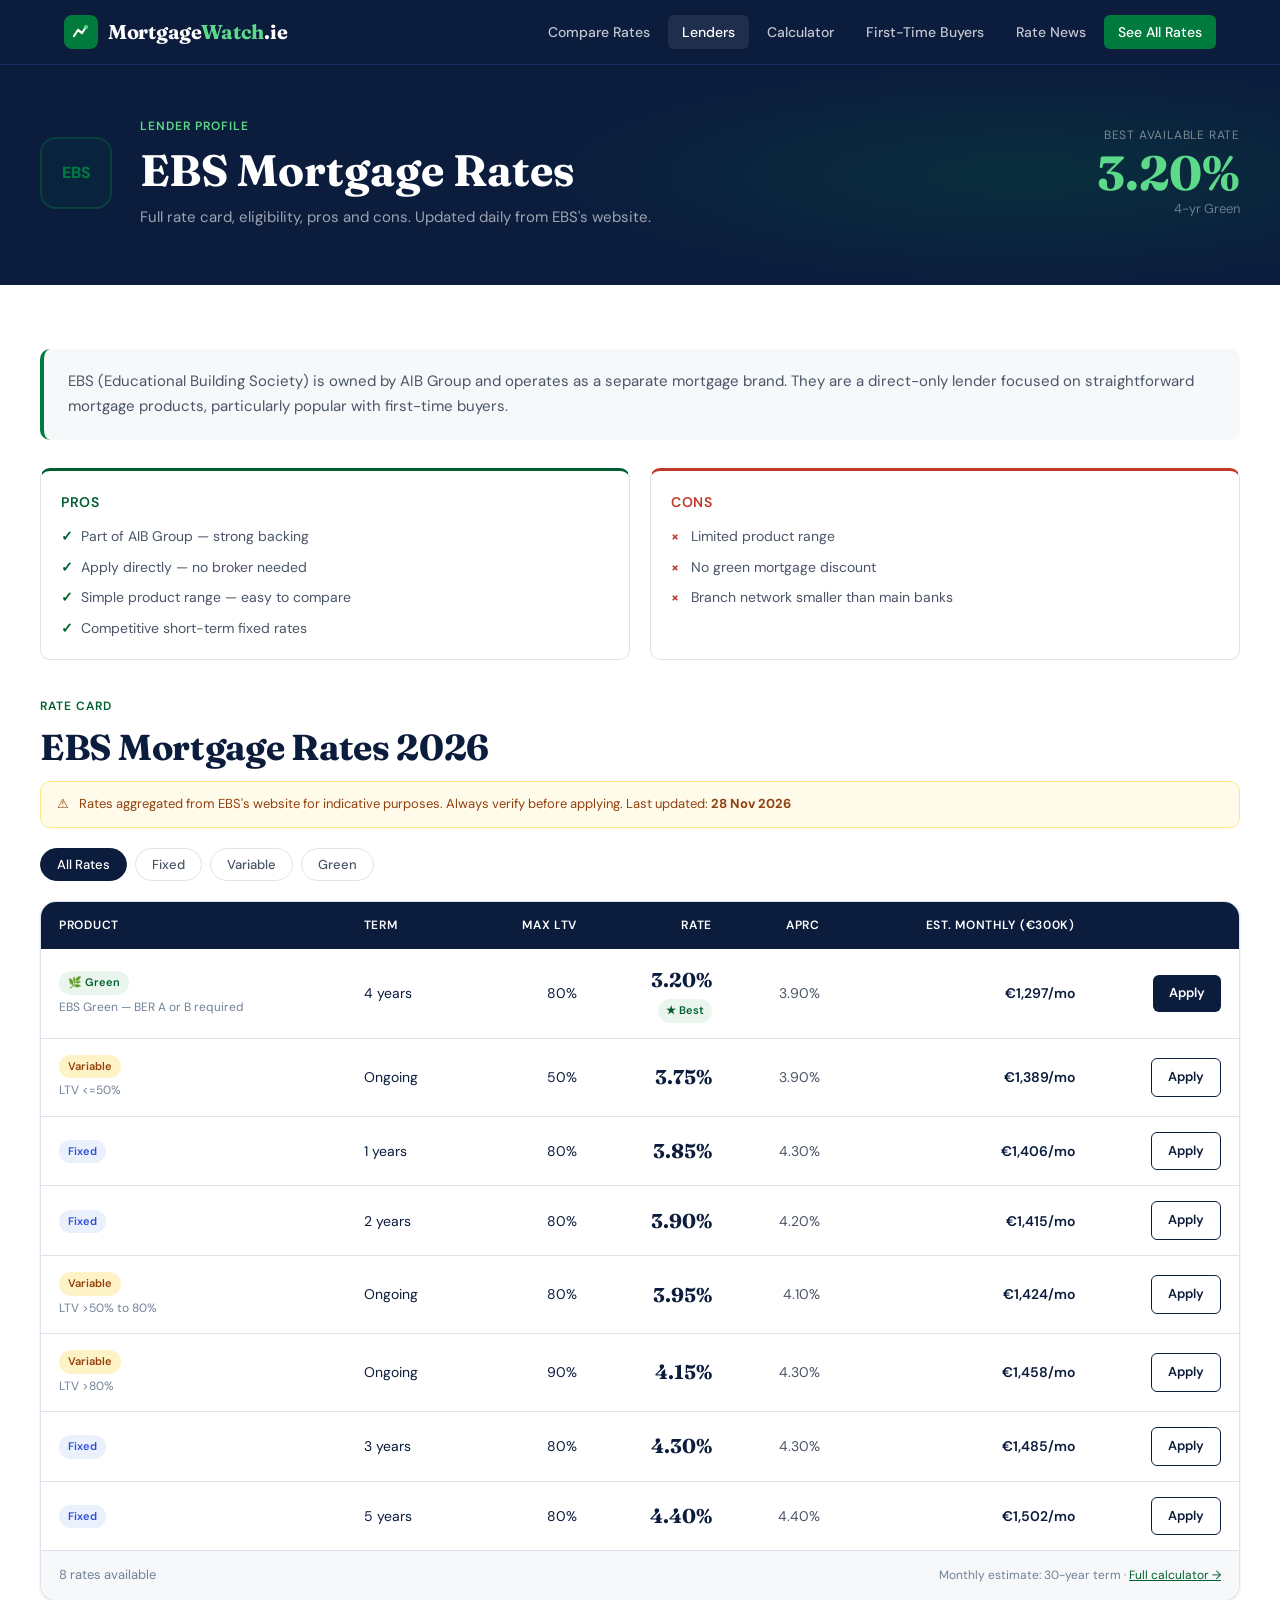
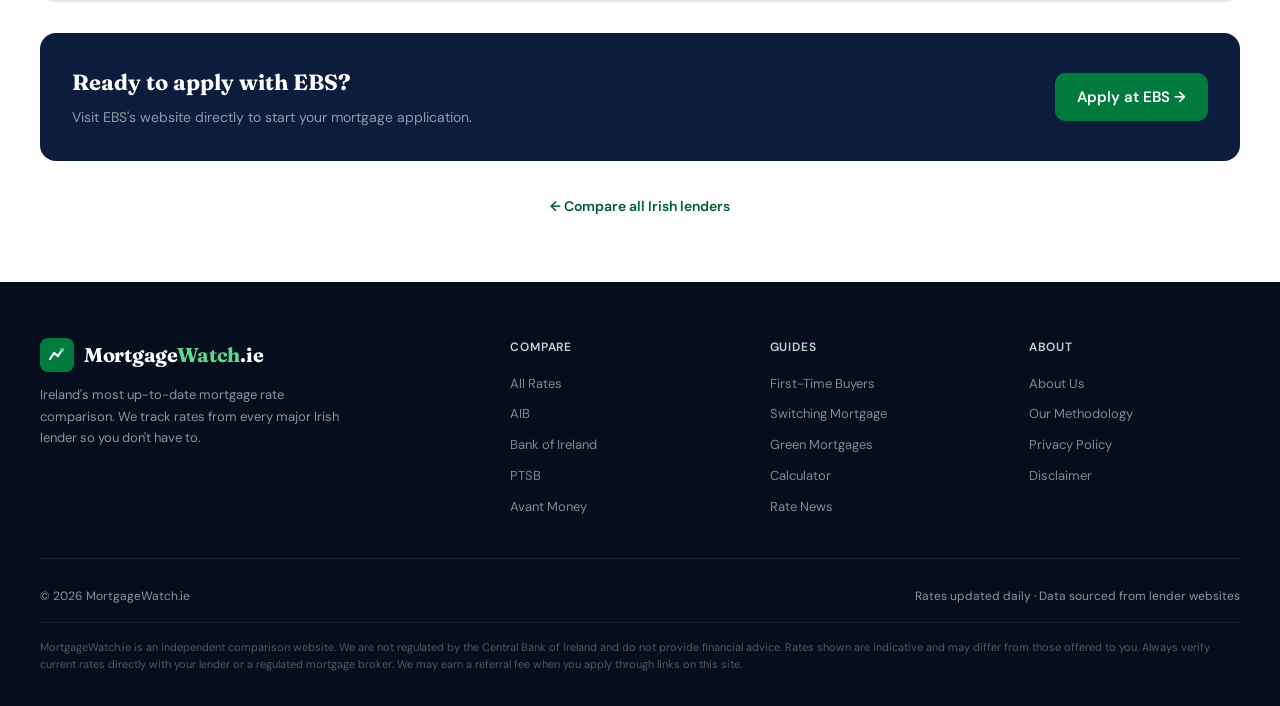
<file: lenders/ebs.html>
<!DOCTYPE html>
<html lang="en">
<head>
<meta charset="UTF-8">
<meta name="viewport" content="width=device-width, initial-scale=1.0">
<title>EBS Mortgage Rates Ireland 2026 | MortgageWatch.ie</title>
<meta name="description" content="Compare EBS mortgage rates for 2026. Full rate card, pros and cons, and how to apply. Updated daily by MortgageWatch.ie.">
<link rel="preconnect" href="https://fonts.googleapis.com">
<link rel="preconnect" href="https://fonts.gstatic.com" crossorigin>
<link href="https://fonts.googleapis.com/css2?family=Fraunces:ital,wght@0,400;0,600;0,700;1,400&family=DM+Sans:wght@300;400;500;600&display=swap" rel="stylesheet">
<link rel="stylesheet" href="/assets/css/main.css">
<style>
.lender-hero { background: var(--navy); padding: 52px 24px 56px; position: relative; overflow: hidden; }
.lender-hero::before { content: ''; position: absolute; inset: 0; background: radial-gradient(ellipse 60% 80% at 80% 50%, #007B4033 0%, transparent 65%); pointer-events: none; }
.lender-hero-inner { max-width: 1200px; margin: 0 auto; position: relative; display: flex; align-items: center; gap: 28px; flex-wrap: wrap; }
.lender-logo-hero { width: 72px; height: 72px; border-radius: 16px; display: flex; align-items: center; justify-content: center; font-size: 16px; font-weight: 800; color: #007B40; border: 2px solid #007B4055; background: #007B4015; flex-shrink: 0; }
.lender-hero-text h1 { font-family: 'Fraunces', serif; font-size: clamp(28px, 4vw, 44px); font-weight: 700; color: var(--white); line-height: 1.2; margin-bottom: 8px; }
.lender-hero-text p { font-size: 15px; color: rgba(255,255,255,0.6); max-width: 560px; }
.best-rate-hero { margin-left: auto; text-align: right; flex-shrink: 0; }
.best-rate-hero .brl { font-size: 12px; color: rgba(255,255,255,0.45); text-transform: uppercase; letter-spacing: 0.8px; margin-bottom: 4px; }
.best-rate-hero .brv { font-family: 'Fraunces', serif; font-size: 48px; font-weight: 700; color: #5DD98A; line-height: 1; }
.best-rate-hero .brs { font-size: 13px; color: rgba(255,255,255,0.4); margin-top: 2px; }

.pros-cons { display: grid; grid-template-columns: 1fr 1fr; gap: 20px; margin-bottom: 32px; }
.pros-card, .cons-card { background: var(--white); border: 1px solid var(--border); border-radius: var(--radius-md); padding: 20px; }
.pros-card { border-top: 3px solid var(--green); }
.cons-card { border-top: 3px solid var(--red); }
.pros-card h3, .cons-card h3 { font-size: 14px; font-weight: 600; margin-bottom: 12px; text-transform: uppercase; letter-spacing: 0.5px; }
.pros-card h3 { color: var(--green); }
.cons-card h3 { color: var(--red); }
.pros-card ul, .cons-card ul { list-style: none; display: flex; flex-direction: column; gap: 8px; }
.pros-card li, .cons-card li { font-size: 14px; color: var(--text-secondary); padding-left: 20px; position: relative; }
.pros-card li::before { content: '✓'; position: absolute; left: 0; color: var(--green); font-weight: 700; }
.cons-card li::before { content: '×'; position: absolute; left: 0; color: var(--red); font-weight: 700; }

.about-box { background: var(--off-white); border-radius: var(--radius-md); padding: 20px 24px; margin-bottom: 28px; font-size: 15px; color: var(--text-secondary); line-height: 1.7; border-left: 4px solid #007B40; }

.apply-cta { background: var(--navy); border-radius: var(--radius-lg); padding: 32px; display: flex; justify-content: space-between; align-items: center; gap: 24px; flex-wrap: wrap; margin-top: 32px; }
.apply-cta h3 { font-family: 'Fraunces', serif; font-size: 22px; font-weight: 700; color: var(--white); margin-bottom: 6px; }
.apply-cta p { font-size: 14px; color: rgba(255,255,255,0.55); }

@media(max-width:600px){
  .pros-cons { grid-template-columns: 1fr; }
  .best-rate-hero { display: none; }
  .apply-cta { flex-direction: column; text-align: center; }
}
</style>
</head>
<body>

<div class="lender-hero">
  <div class="lender-hero-inner">
    <div class="lender-logo-hero">EBS</div>
    <div class="lender-hero-text">
      <p style="font-size:12px;font-weight:600;color:#5DD98A;text-transform:uppercase;letter-spacing:1px;margin-bottom:8px;">Lender Profile</p>
      <h1>EBS Mortgage Rates</h1>
      <p>Full rate card, eligibility, pros and cons. Updated daily from EBS's website.</p>
    </div>
    <div class="best-rate-hero" id="hero-best-rate">
      <div class="brl">Best available rate</div>
      <div class="brv" id="hero-rate-val">—</div>
      <div class="brs" id="hero-rate-term">Loading…</div>
    </div>
  </div>
</div>

<section class="section">
  <div class="section-inner">

    <div class="about-box" id="about-box">Loading lender information…</div>

    <div class="pros-cons" id="pros-cons">
      <div class="pros-card"><h3>Pros</h3><ul id="pros-list"><li>Loading…</li></ul></div>
      <div class="cons-card"><h3>Cons</h3><ul id="cons-list"><li>Loading…</li></ul></div>
    </div>

    <div class="section-header">
      <span class="section-eyebrow">Rate Card</span>
      <h2 class="section-title">EBS Mortgage Rates 2026</h2>
    </div>

    <div class="data-status">
      <span>⚠</span>
      <span>Rates aggregated from EBS's website for indicative purposes. Always verify before applying. Last updated: <strong id="last-updated">—</strong></span>
    </div>

    <div class="rate-filters">
      <button class="filter-btn active" onclick="filterType('all', this)">All Rates</button>
      <button class="filter-btn" onclick="filterType('fixed', this)">Fixed</button>
      <button class="filter-btn" onclick="filterType('variable', this)">Variable</button>
      <button class="filter-btn" onclick="filterType('green', this)">Green</button>
    </div>

    <div class="rate-table-wrap">
      <table class="rate-table">
        <thead>
          <tr>
            <th>Product</th>
            <th>Term</th>
            <th class="right">Max LTV</th>
            <th class="right">Rate</th>
            <th class="right">APRC</th>
            <th class="right">Est. Monthly (€300k)</th>
            <th></th>
          </tr>
        </thead>
        <tbody id="rate-tbody">
          <tr><td colspan="7" style="text-align:center;padding:32px;color:var(--text-muted);">Loading rates…</td></tr>
        </tbody>
      </table>
      <div class="table-footer">
        <span id="rate-count">—</span>
        <span style="font-size:12px;">Monthly estimate: 30-year term · <a href="/calculator.html" style="color:var(--green);">Full calculator →</a></span>
      </div>
    </div>

    <div class="apply-cta" id="apply-cta">
      <div>
        <h3>Ready to apply with EBS?</h3>
        <p>Visit EBS's website directly to start your mortgage application.</p>
      </div>
      <a id="apply-link" href="#" class="btn-primary" style="background:var(--green-light);white-space:nowrap;" target="_blank" rel="noopener">
        Apply at EBS →
      </a>
    </div>

    <div style="margin-top:32px;text-align:center;">
      <a href="/rates.html" style="font-size:14px;color:var(--green);font-weight:600;text-decoration:none;">← Compare all Irish lenders</a>
    </div>

  </div>
</section>

<script src="/assets/js/shared.js"></script>
<script>
const LENDER_ID = 'ebs';

injectNav('lenders');
injectFooter();

let currentFilter = 'all';
let lenderRates = [];
let lenderData = null;

async function init() {
  const data = await loadRates();
  if (!data) return;

  document.getElementById('last-updated').textContent = formatDate(data.last_updated);
  lenderData = data.lenders.find(l => l.id === LENDER_ID);
  if (!lenderData) return;

  // Populate about
  document.getElementById('about-box').textContent = lenderData.about;
  document.getElementById('pros-list').innerHTML = (lenderData.pros || []).map(p => `<li>${p}</li>`).join('');
  document.getElementById('cons-list').innerHTML = (lenderData.cons || []).map(c => `<li>${c}</li>`).join('');
  document.getElementById('apply-link').href = lenderData.affiliate_url;

  lenderRates = lenderData.rates.map(r => ({ ...r, lenderName: lenderData.name, lenderInitials: lenderData.initials, lenderColor: lenderData.color, lenderId: lenderData.id, affiliateUrl: lenderData.affiliate_url }));

  const best = [...lenderRates].sort((a,b) => a.rate - b.rate)[0];
  if (best) {
    document.getElementById('hero-rate-val').textContent = best.rate.toFixed(2) + '%';
    document.getElementById('hero-rate-term').textContent = termLabel(best);
  }

  renderRates();
}

function filterType(type, btn) {
  currentFilter = type;
  document.querySelectorAll('.rate-filters .filter-btn').forEach(b => b.classList.remove('active'));
  btn.classList.add('active');
  renderRates();
}

function renderRates() {
  const filtered = lenderRates.filter(r => {
    if (currentFilter === 'green') return r.green;
    if (currentFilter === 'fixed') return r.type === 'fixed' && !r.green;
    if (currentFilter === 'variable') return r.type === 'variable';
    return true;
  }).sort((a,b) => a.rate - b.rate);

  document.getElementById('rate-count').textContent = `${filtered.length} rate${filtered.length !== 1 ? 's' : ''} available`;

  if (!filtered.length) {
    document.getElementById('rate-tbody').innerHTML = '<tr><td colspan="7" style="text-align:center;padding:28px;color:var(--text-muted);">No rates of this type currently available.</td></tr>';
    return;
  }

  document.getElementById('rate-tbody').innerHTML = filtered.map((r, i) => {
    const monthly = calcMonthly(300000, r.rate, 30);
    return `
      <tr>
        <td>
          <div>
            <span class="rate-badge ${r.green ? 'badge-green' : r.type === 'fixed' ? 'badge-fixed' : 'badge-variable'}">${r.green ? '🌿 Green' : r.type === 'fixed' ? 'Fixed' : 'Variable'}</span>
            ${r.notes ? `<div style="font-size:12px;color:var(--text-muted);margin-top:3px;">${r.notes}</div>` : ''}
          </div>
        </td>
        <td>${r.term_years ? r.term_years + ' years' : 'Ongoing'}</td>
        <td class="right">${r.ltv_max}%</td>
        <td class="right">
          <div class="rate-value">${r.rate.toFixed(2)}%</div>
          ${i === 0 ? '<div class="best-rate-tag">★ Best</div>' : ''}
          ${r.cashback ? `<div style="font-size:11px;color:#92400E;font-weight:600;margin-top:3px;">+€${r.cashback.toLocaleString()} cashback</div>` : ''}
        </td>
        <td class="right" style="color:var(--text-secondary);font-size:14px;">${r.aprc.toFixed(2)}%</td>
        <td class="right" style="font-size:14px;font-weight:600;">€${Math.round(monthly).toLocaleString()}/mo</td>
        <td class="right"><a href="${r.affiliateUrl}" class="apply-btn ${i===0?'':'outline'}" target="_blank" rel="noopener">Apply</a></td>
      </tr>`;
  }).join('');
}

init();
</script>
</body>
</html>
</file>
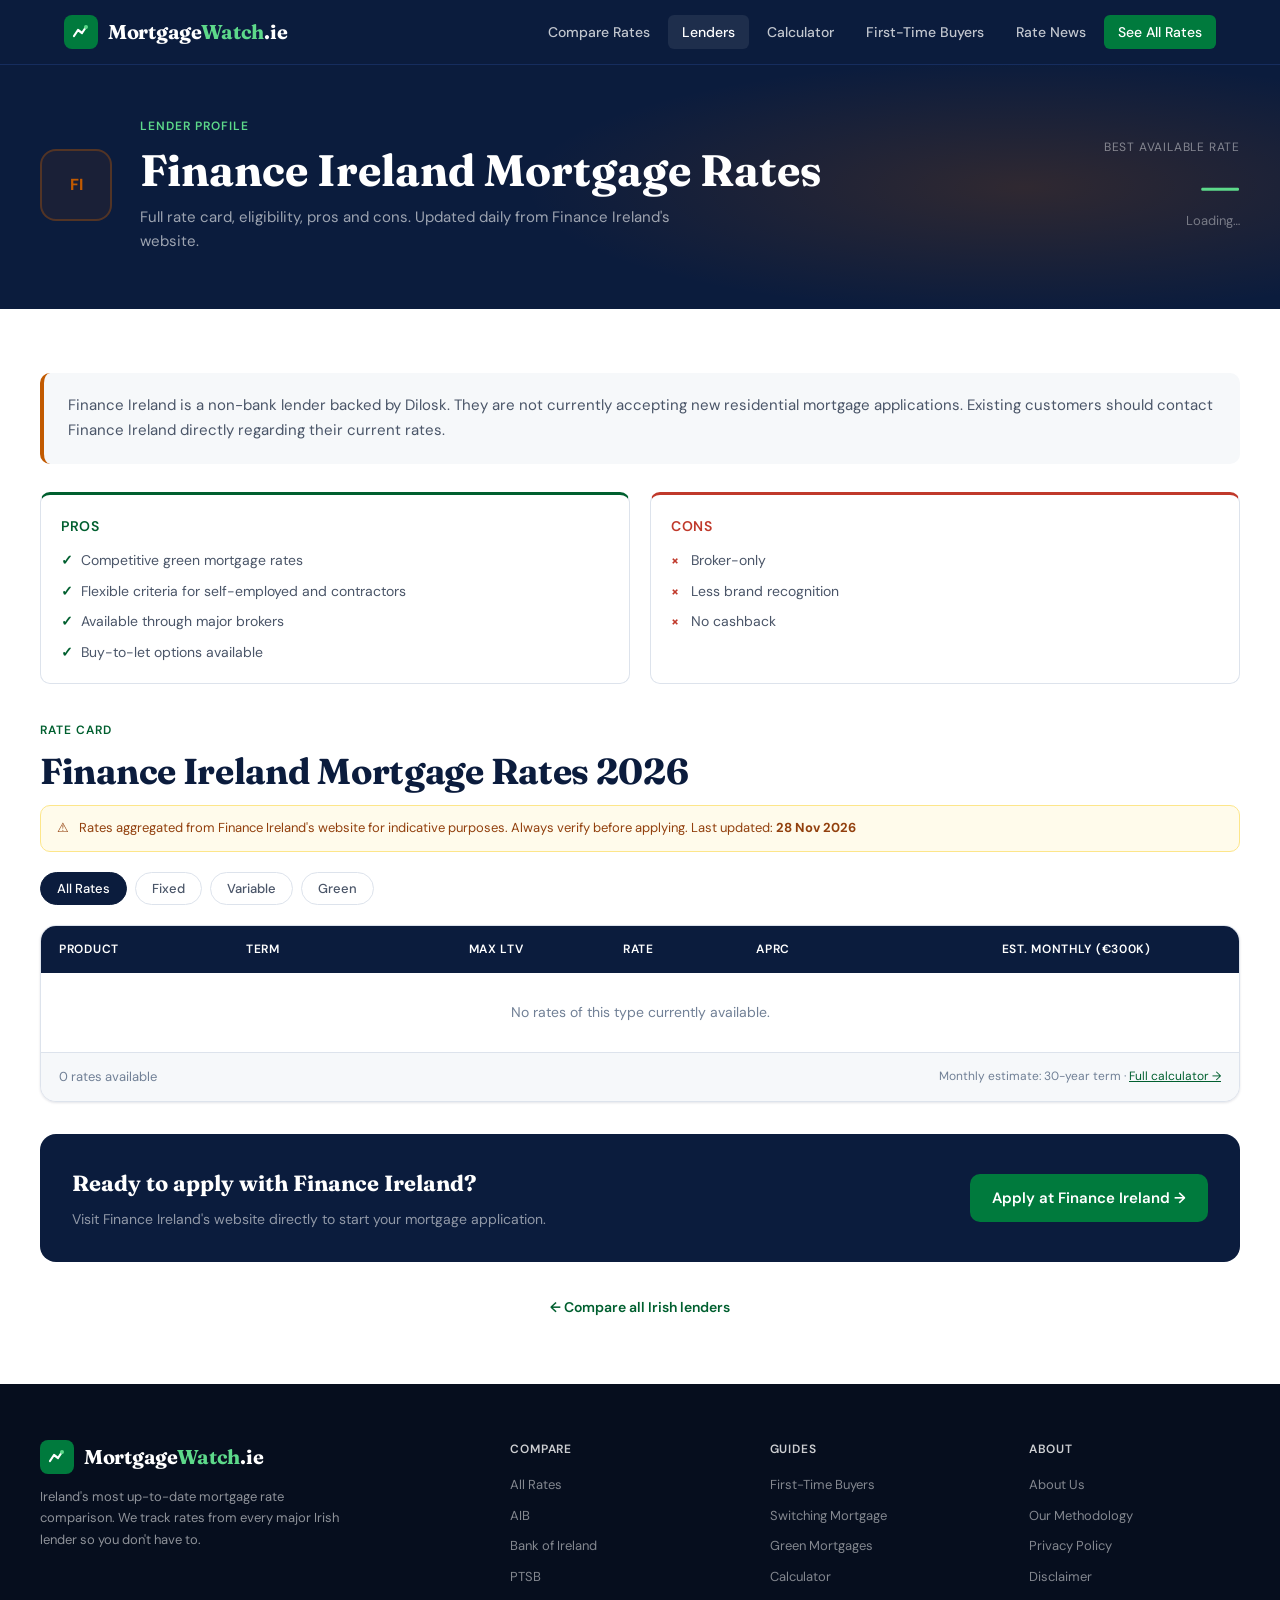
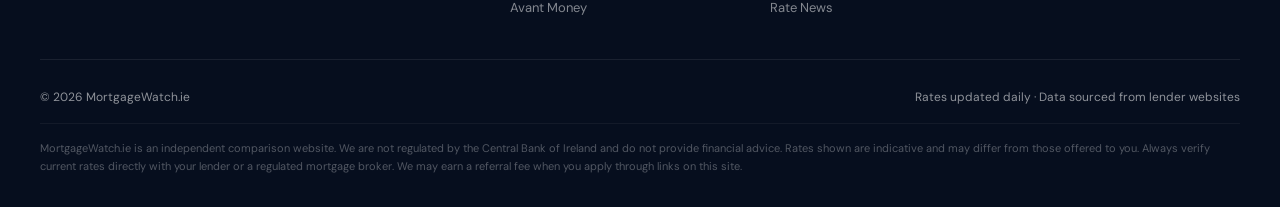
<file: lenders/finance-ireland.html>
<!DOCTYPE html>
<html lang="en">
<head>
<meta charset="UTF-8">
<meta name="viewport" content="width=device-width, initial-scale=1.0">
<title>Finance Ireland Mortgage Rates Ireland 2026 | MortgageWatch.ie</title>
<meta name="description" content="Compare Finance Ireland mortgage rates for 2026. Full rate card, pros and cons, and how to apply. Updated daily by MortgageWatch.ie.">
<link rel="preconnect" href="https://fonts.googleapis.com">
<link rel="preconnect" href="https://fonts.gstatic.com" crossorigin>
<link href="https://fonts.googleapis.com/css2?family=Fraunces:ital,wght@0,400;0,600;0,700;1,400&family=DM+Sans:wght@300;400;500;600&display=swap" rel="stylesheet">
<link rel="stylesheet" href="/assets/css/main.css">
<style>
.lender-hero { background: var(--navy); padding: 52px 24px 56px; position: relative; overflow: hidden; }
.lender-hero::before { content: ''; position: absolute; inset: 0; background: radial-gradient(ellipse 60% 80% at 80% 50%, #C25A0033 0%, transparent 65%); pointer-events: none; }
.lender-hero-inner { max-width: 1200px; margin: 0 auto; position: relative; display: flex; align-items: center; gap: 28px; flex-wrap: wrap; }
.lender-logo-hero { width: 72px; height: 72px; border-radius: 16px; display: flex; align-items: center; justify-content: center; font-size: 16px; font-weight: 800; color: #C25A00; border: 2px solid #C25A0055; background: #C25A0015; flex-shrink: 0; }
.lender-hero-text h1 { font-family: 'Fraunces', serif; font-size: clamp(28px, 4vw, 44px); font-weight: 700; color: var(--white); line-height: 1.2; margin-bottom: 8px; }
.lender-hero-text p { font-size: 15px; color: rgba(255,255,255,0.6); max-width: 560px; }
.best-rate-hero { margin-left: auto; text-align: right; flex-shrink: 0; }
.best-rate-hero .brl { font-size: 12px; color: rgba(255,255,255,0.45); text-transform: uppercase; letter-spacing: 0.8px; margin-bottom: 4px; }
.best-rate-hero .brv { font-family: 'Fraunces', serif; font-size: 48px; font-weight: 700; color: #5DD98A; line-height: 1; }
.best-rate-hero .brs { font-size: 13px; color: rgba(255,255,255,0.4); margin-top: 2px; }

.pros-cons { display: grid; grid-template-columns: 1fr 1fr; gap: 20px; margin-bottom: 32px; }
.pros-card, .cons-card { background: var(--white); border: 1px solid var(--border); border-radius: var(--radius-md); padding: 20px; }
.pros-card { border-top: 3px solid var(--green); }
.cons-card { border-top: 3px solid var(--red); }
.pros-card h3, .cons-card h3 { font-size: 14px; font-weight: 600; margin-bottom: 12px; text-transform: uppercase; letter-spacing: 0.5px; }
.pros-card h3 { color: var(--green); }
.cons-card h3 { color: var(--red); }
.pros-card ul, .cons-card ul { list-style: none; display: flex; flex-direction: column; gap: 8px; }
.pros-card li, .cons-card li { font-size: 14px; color: var(--text-secondary); padding-left: 20px; position: relative; }
.pros-card li::before { content: '✓'; position: absolute; left: 0; color: var(--green); font-weight: 700; }
.cons-card li::before { content: '×'; position: absolute; left: 0; color: var(--red); font-weight: 700; }

.about-box { background: var(--off-white); border-radius: var(--radius-md); padding: 20px 24px; margin-bottom: 28px; font-size: 15px; color: var(--text-secondary); line-height: 1.7; border-left: 4px solid #C25A00; }

.apply-cta { background: var(--navy); border-radius: var(--radius-lg); padding: 32px; display: flex; justify-content: space-between; align-items: center; gap: 24px; flex-wrap: wrap; margin-top: 32px; }
.apply-cta h3 { font-family: 'Fraunces', serif; font-size: 22px; font-weight: 700; color: var(--white); margin-bottom: 6px; }
.apply-cta p { font-size: 14px; color: rgba(255,255,255,0.55); }

@media(max-width:600px){
  .pros-cons { grid-template-columns: 1fr; }
  .best-rate-hero { display: none; }
  .apply-cta { flex-direction: column; text-align: center; }
}
</style>
</head>
<body>

<div class="lender-hero">
  <div class="lender-hero-inner">
    <div class="lender-logo-hero">FI</div>
    <div class="lender-hero-text">
      <p style="font-size:12px;font-weight:600;color:#5DD98A;text-transform:uppercase;letter-spacing:1px;margin-bottom:8px;">Lender Profile</p>
      <h1>Finance Ireland Mortgage Rates</h1>
      <p>Full rate card, eligibility, pros and cons. Updated daily from Finance Ireland's website.</p>
    </div>
    <div class="best-rate-hero" id="hero-best-rate">
      <div class="brl">Best available rate</div>
      <div class="brv" id="hero-rate-val">—</div>
      <div class="brs" id="hero-rate-term">Loading…</div>
    </div>
  </div>
</div>

<section class="section">
  <div class="section-inner">

    <div class="about-box" id="about-box">Loading lender information…</div>

    <div class="pros-cons" id="pros-cons">
      <div class="pros-card"><h3>Pros</h3><ul id="pros-list"><li>Loading…</li></ul></div>
      <div class="cons-card"><h3>Cons</h3><ul id="cons-list"><li>Loading…</li></ul></div>
    </div>

    <div class="section-header">
      <span class="section-eyebrow">Rate Card</span>
      <h2 class="section-title">Finance Ireland Mortgage Rates 2026</h2>
    </div>

    <div class="data-status">
      <span>⚠</span>
      <span>Rates aggregated from Finance Ireland's website for indicative purposes. Always verify before applying. Last updated: <strong id="last-updated">—</strong></span>
    </div>

    <div class="rate-filters">
      <button class="filter-btn active" onclick="filterType('all', this)">All Rates</button>
      <button class="filter-btn" onclick="filterType('fixed', this)">Fixed</button>
      <button class="filter-btn" onclick="filterType('variable', this)">Variable</button>
      <button class="filter-btn" onclick="filterType('green', this)">Green</button>
    </div>

    <div class="rate-table-wrap">
      <table class="rate-table">
        <thead>
          <tr>
            <th>Product</th>
            <th>Term</th>
            <th class="right">Max LTV</th>
            <th class="right">Rate</th>
            <th class="right">APRC</th>
            <th class="right">Est. Monthly (€300k)</th>
            <th></th>
          </tr>
        </thead>
        <tbody id="rate-tbody">
          <tr><td colspan="7" style="text-align:center;padding:32px;color:var(--text-muted);">Loading rates…</td></tr>
        </tbody>
      </table>
      <div class="table-footer">
        <span id="rate-count">—</span>
        <span style="font-size:12px;">Monthly estimate: 30-year term · <a href="/calculator.html" style="color:var(--green);">Full calculator →</a></span>
      </div>
    </div>

    <div class="apply-cta" id="apply-cta">
      <div>
        <h3>Ready to apply with Finance Ireland?</h3>
        <p>Visit Finance Ireland's website directly to start your mortgage application.</p>
      </div>
      <a id="apply-link" href="#" class="btn-primary" style="background:var(--green-light);white-space:nowrap;" target="_blank" rel="noopener">
        Apply at Finance Ireland →
      </a>
    </div>

    <div style="margin-top:32px;text-align:center;">
      <a href="/rates.html" style="font-size:14px;color:var(--green);font-weight:600;text-decoration:none;">← Compare all Irish lenders</a>
    </div>

  </div>
</section>

<script src="/assets/js/shared.js"></script>
<script>
const LENDER_ID = 'finance-ireland';

injectNav('lenders');
injectFooter();

let currentFilter = 'all';
let lenderRates = [];
let lenderData = null;

async function init() {
  const data = await loadRates();
  if (!data) return;

  document.getElementById('last-updated').textContent = formatDate(data.last_updated);
  lenderData = data.lenders.find(l => l.id === LENDER_ID);
  if (!lenderData) return;

  // Populate about
  document.getElementById('about-box').textContent = lenderData.about;
  document.getElementById('pros-list').innerHTML = (lenderData.pros || []).map(p => `<li>${p}</li>`).join('');
  document.getElementById('cons-list').innerHTML = (lenderData.cons || []).map(c => `<li>${c}</li>`).join('');
  document.getElementById('apply-link').href = lenderData.affiliate_url;

  lenderRates = lenderData.rates.map(r => ({ ...r, lenderName: lenderData.name, lenderInitials: lenderData.initials, lenderColor: lenderData.color, lenderId: lenderData.id, affiliateUrl: lenderData.affiliate_url }));

  const best = [...lenderRates].sort((a,b) => a.rate - b.rate)[0];
  if (best) {
    document.getElementById('hero-rate-val').textContent = best.rate.toFixed(2) + '%';
    document.getElementById('hero-rate-term').textContent = termLabel(best);
  }

  renderRates();
}

function filterType(type, btn) {
  currentFilter = type;
  document.querySelectorAll('.rate-filters .filter-btn').forEach(b => b.classList.remove('active'));
  btn.classList.add('active');
  renderRates();
}

function renderRates() {
  const filtered = lenderRates.filter(r => {
    if (currentFilter === 'green') return r.green;
    if (currentFilter === 'fixed') return r.type === 'fixed' && !r.green;
    if (currentFilter === 'variable') return r.type === 'variable';
    return true;
  }).sort((a,b) => a.rate - b.rate);

  document.getElementById('rate-count').textContent = `${filtered.length} rate${filtered.length !== 1 ? 's' : ''} available`;

  if (!filtered.length) {
    document.getElementById('rate-tbody').innerHTML = '<tr><td colspan="7" style="text-align:center;padding:28px;color:var(--text-muted);">No rates of this type currently available.</td></tr>';
    return;
  }

  document.getElementById('rate-tbody').innerHTML = filtered.map((r, i) => {
    const monthly = calcMonthly(300000, r.rate, 30);
    return `
      <tr>
        <td>
          <div>
            <span class="rate-badge ${r.green ? 'badge-green' : r.type === 'fixed' ? 'badge-fixed' : 'badge-variable'}">${r.green ? '🌿 Green' : r.type === 'fixed' ? 'Fixed' : 'Variable'}</span>
            ${r.notes ? `<div style="font-size:12px;color:var(--text-muted);margin-top:3px;">${r.notes}</div>` : ''}
          </div>
        </td>
        <td>${r.term_years ? r.term_years + ' years' : 'Ongoing'}</td>
        <td class="right">${r.ltv_max}%</td>
        <td class="right">
          <div class="rate-value">${r.rate.toFixed(2)}%</div>
          ${i === 0 ? '<div class="best-rate-tag">★ Best</div>' : ''}
          ${r.cashback ? `<div style="font-size:11px;color:#92400E;font-weight:600;margin-top:3px;">+€${r.cashback.toLocaleString()} cashback</div>` : ''}
        </td>
        <td class="right" style="color:var(--text-secondary);font-size:14px;">${r.aprc.toFixed(2)}%</td>
        <td class="right" style="font-size:14px;font-weight:600;">€${Math.round(monthly).toLocaleString()}/mo</td>
        <td class="right"><a href="${r.affiliateUrl}" class="apply-btn ${i===0?'':'outline'}" target="_blank" rel="noopener">Apply</a></td>
      </tr>`;
  }).join('');
}

init();
</script>
</body>
</html>
</file>
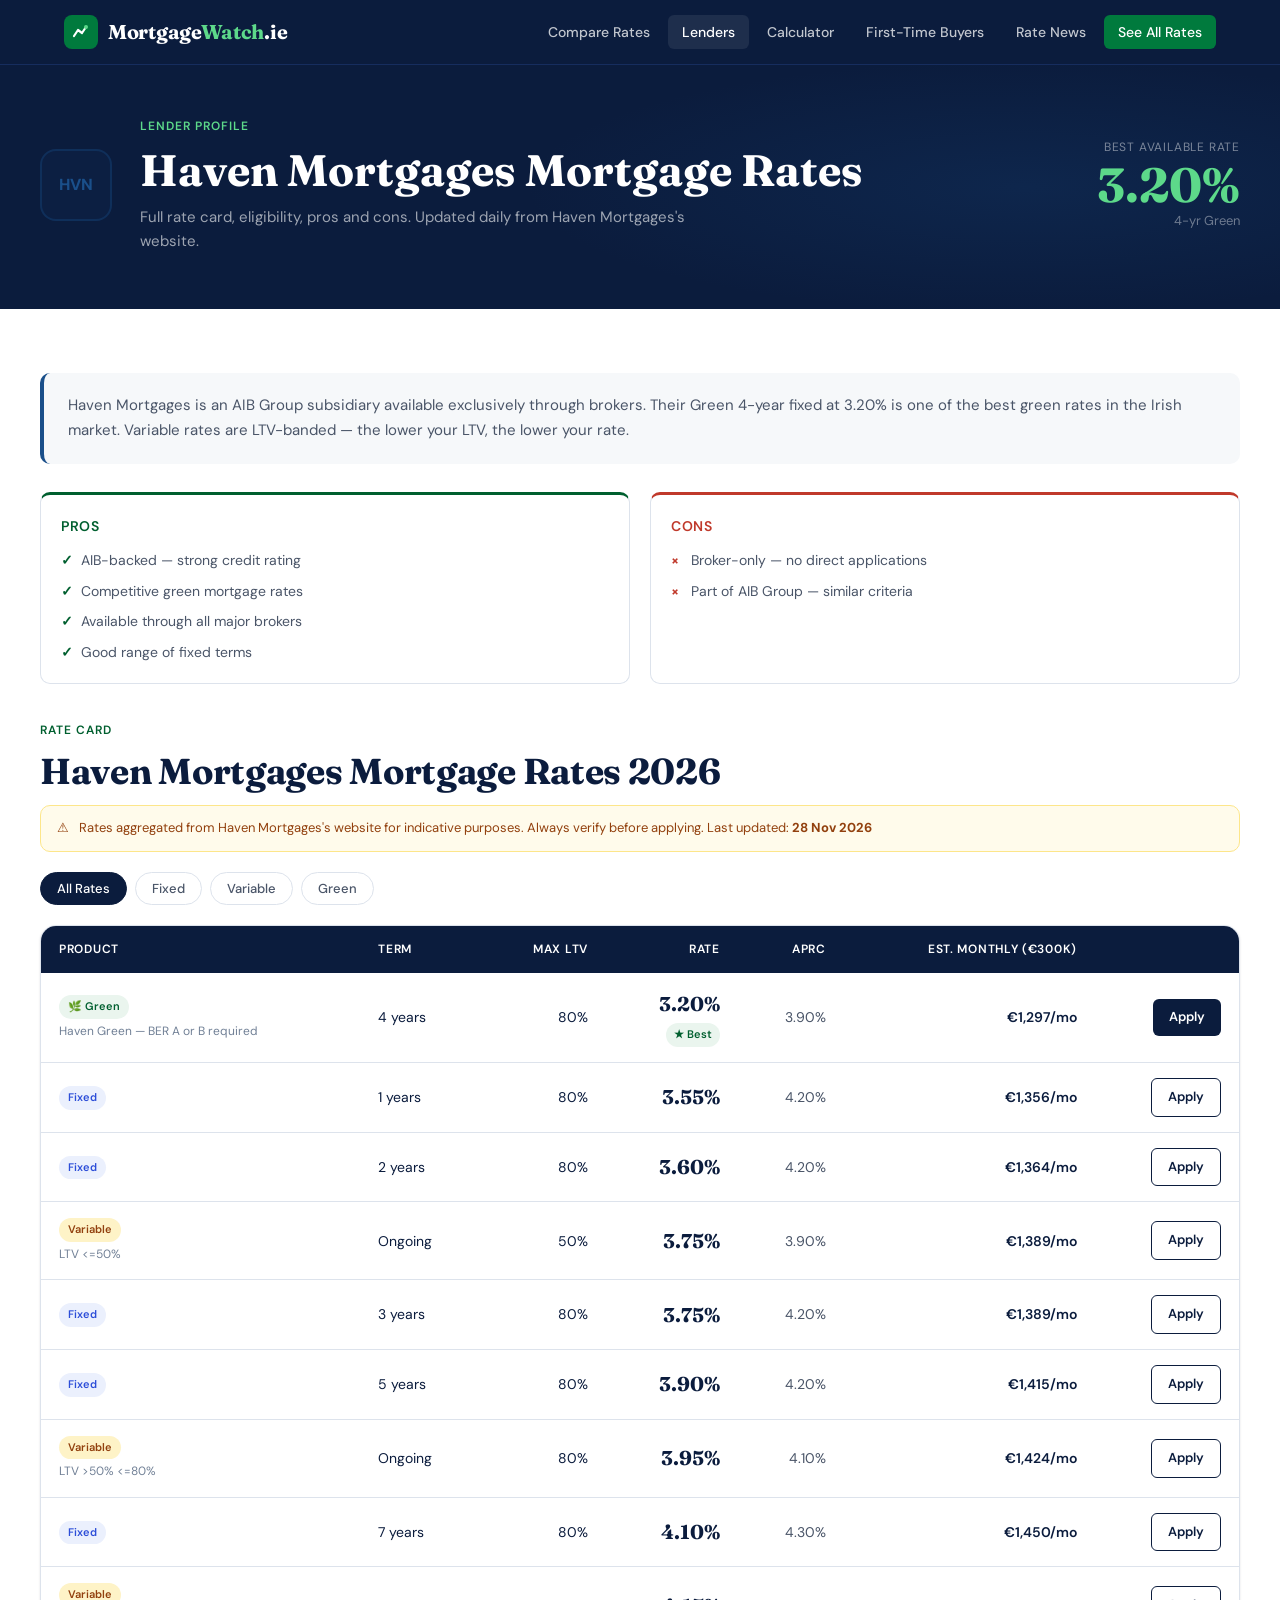
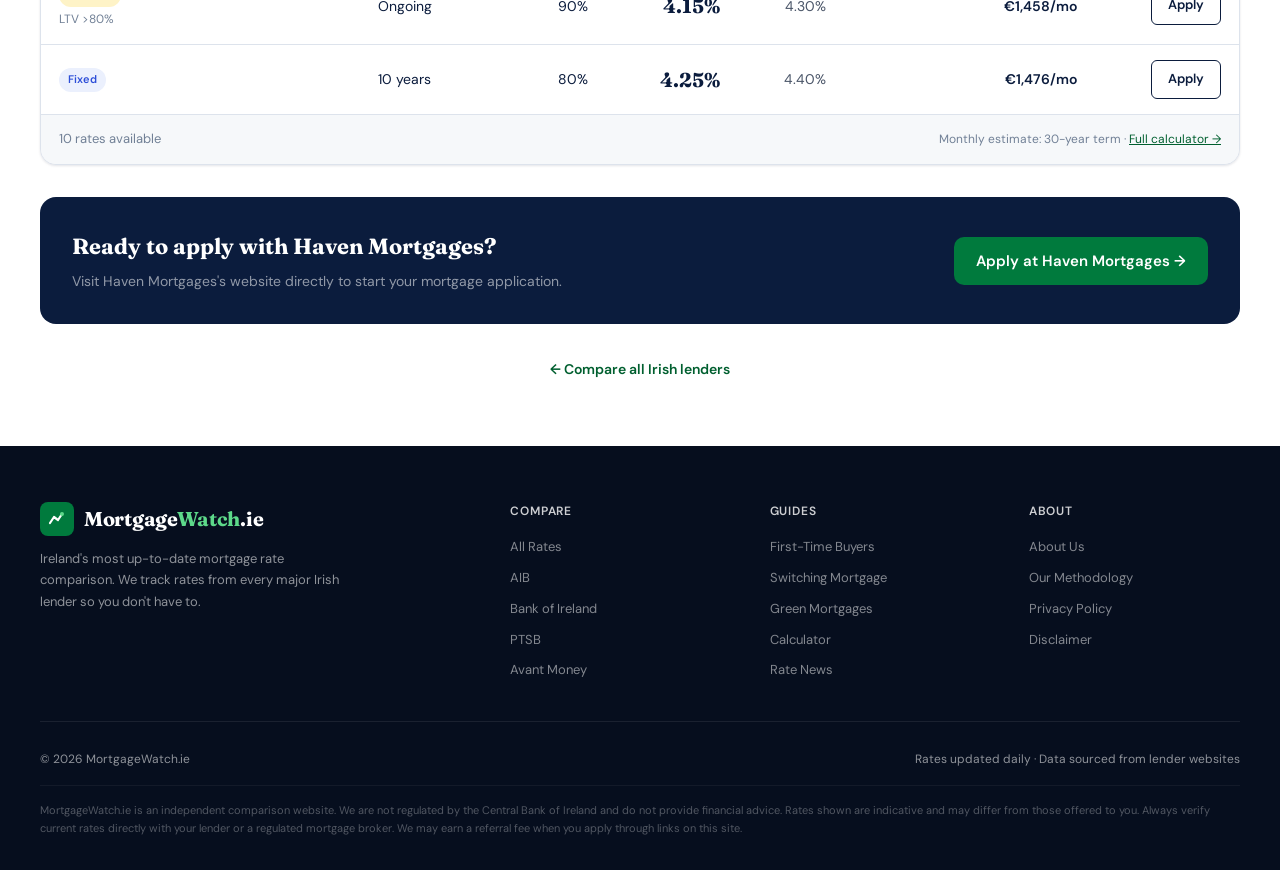
<file: lenders/haven.html>
<!DOCTYPE html>
<html lang="en">
<head>
<meta charset="UTF-8">
<meta name="viewport" content="width=device-width, initial-scale=1.0">
<title>Haven Mortgages Mortgage Rates Ireland 2026 | MortgageWatch.ie</title>
<meta name="description" content="Compare Haven Mortgages mortgage rates for 2026. Full rate card, pros and cons, and how to apply. Updated daily by MortgageWatch.ie.">
<link rel="preconnect" href="https://fonts.googleapis.com">
<link rel="preconnect" href="https://fonts.gstatic.com" crossorigin>
<link href="https://fonts.googleapis.com/css2?family=Fraunces:ital,wght@0,400;0,600;0,700;1,400&family=DM+Sans:wght@300;400;500;600&display=swap" rel="stylesheet">
<link rel="stylesheet" href="/assets/css/main.css">
<style>
.lender-hero { background: var(--navy); padding: 52px 24px 56px; position: relative; overflow: hidden; }
.lender-hero::before { content: ''; position: absolute; inset: 0; background: radial-gradient(ellipse 60% 80% at 80% 50%, #1A4F8A33 0%, transparent 65%); pointer-events: none; }
.lender-hero-inner { max-width: 1200px; margin: 0 auto; position: relative; display: flex; align-items: center; gap: 28px; flex-wrap: wrap; }
.lender-logo-hero { width: 72px; height: 72px; border-radius: 16px; display: flex; align-items: center; justify-content: center; font-size: 16px; font-weight: 800; color: #1A4F8A; border: 2px solid #1A4F8A55; background: #1A4F8A15; flex-shrink: 0; }
.lender-hero-text h1 { font-family: 'Fraunces', serif; font-size: clamp(28px, 4vw, 44px); font-weight: 700; color: var(--white); line-height: 1.2; margin-bottom: 8px; }
.lender-hero-text p { font-size: 15px; color: rgba(255,255,255,0.6); max-width: 560px; }
.best-rate-hero { margin-left: auto; text-align: right; flex-shrink: 0; }
.best-rate-hero .brl { font-size: 12px; color: rgba(255,255,255,0.45); text-transform: uppercase; letter-spacing: 0.8px; margin-bottom: 4px; }
.best-rate-hero .brv { font-family: 'Fraunces', serif; font-size: 48px; font-weight: 700; color: #5DD98A; line-height: 1; }
.best-rate-hero .brs { font-size: 13px; color: rgba(255,255,255,0.4); margin-top: 2px; }

.pros-cons { display: grid; grid-template-columns: 1fr 1fr; gap: 20px; margin-bottom: 32px; }
.pros-card, .cons-card { background: var(--white); border: 1px solid var(--border); border-radius: var(--radius-md); padding: 20px; }
.pros-card { border-top: 3px solid var(--green); }
.cons-card { border-top: 3px solid var(--red); }
.pros-card h3, .cons-card h3 { font-size: 14px; font-weight: 600; margin-bottom: 12px; text-transform: uppercase; letter-spacing: 0.5px; }
.pros-card h3 { color: var(--green); }
.cons-card h3 { color: var(--red); }
.pros-card ul, .cons-card ul { list-style: none; display: flex; flex-direction: column; gap: 8px; }
.pros-card li, .cons-card li { font-size: 14px; color: var(--text-secondary); padding-left: 20px; position: relative; }
.pros-card li::before { content: '✓'; position: absolute; left: 0; color: var(--green); font-weight: 700; }
.cons-card li::before { content: '×'; position: absolute; left: 0; color: var(--red); font-weight: 700; }

.about-box { background: var(--off-white); border-radius: var(--radius-md); padding: 20px 24px; margin-bottom: 28px; font-size: 15px; color: var(--text-secondary); line-height: 1.7; border-left: 4px solid #1A4F8A; }

.apply-cta { background: var(--navy); border-radius: var(--radius-lg); padding: 32px; display: flex; justify-content: space-between; align-items: center; gap: 24px; flex-wrap: wrap; margin-top: 32px; }
.apply-cta h3 { font-family: 'Fraunces', serif; font-size: 22px; font-weight: 700; color: var(--white); margin-bottom: 6px; }
.apply-cta p { font-size: 14px; color: rgba(255,255,255,0.55); }

@media(max-width:600px){
  .pros-cons { grid-template-columns: 1fr; }
  .best-rate-hero { display: none; }
  .apply-cta { flex-direction: column; text-align: center; }
}
</style>
</head>
<body>

<div class="lender-hero">
  <div class="lender-hero-inner">
    <div class="lender-logo-hero">HVN</div>
    <div class="lender-hero-text">
      <p style="font-size:12px;font-weight:600;color:#5DD98A;text-transform:uppercase;letter-spacing:1px;margin-bottom:8px;">Lender Profile</p>
      <h1>Haven Mortgages Mortgage Rates</h1>
      <p>Full rate card, eligibility, pros and cons. Updated daily from Haven Mortgages's website.</p>
    </div>
    <div class="best-rate-hero" id="hero-best-rate">
      <div class="brl">Best available rate</div>
      <div class="brv" id="hero-rate-val">—</div>
      <div class="brs" id="hero-rate-term">Loading…</div>
    </div>
  </div>
</div>

<section class="section">
  <div class="section-inner">

    <div class="about-box" id="about-box">Loading lender information…</div>

    <div class="pros-cons" id="pros-cons">
      <div class="pros-card"><h3>Pros</h3><ul id="pros-list"><li>Loading…</li></ul></div>
      <div class="cons-card"><h3>Cons</h3><ul id="cons-list"><li>Loading…</li></ul></div>
    </div>

    <div class="section-header">
      <span class="section-eyebrow">Rate Card</span>
      <h2 class="section-title">Haven Mortgages Mortgage Rates 2026</h2>
    </div>

    <div class="data-status">
      <span>⚠</span>
      <span>Rates aggregated from Haven Mortgages's website for indicative purposes. Always verify before applying. Last updated: <strong id="last-updated">—</strong></span>
    </div>

    <div class="rate-filters">
      <button class="filter-btn active" onclick="filterType('all', this)">All Rates</button>
      <button class="filter-btn" onclick="filterType('fixed', this)">Fixed</button>
      <button class="filter-btn" onclick="filterType('variable', this)">Variable</button>
      <button class="filter-btn" onclick="filterType('green', this)">Green</button>
    </div>

    <div class="rate-table-wrap">
      <table class="rate-table">
        <thead>
          <tr>
            <th>Product</th>
            <th>Term</th>
            <th class="right">Max LTV</th>
            <th class="right">Rate</th>
            <th class="right">APRC</th>
            <th class="right">Est. Monthly (€300k)</th>
            <th></th>
          </tr>
        </thead>
        <tbody id="rate-tbody">
          <tr><td colspan="7" style="text-align:center;padding:32px;color:var(--text-muted);">Loading rates…</td></tr>
        </tbody>
      </table>
      <div class="table-footer">
        <span id="rate-count">—</span>
        <span style="font-size:12px;">Monthly estimate: 30-year term · <a href="/calculator.html" style="color:var(--green);">Full calculator →</a></span>
      </div>
    </div>

    <div class="apply-cta" id="apply-cta">
      <div>
        <h3>Ready to apply with Haven Mortgages?</h3>
        <p>Visit Haven Mortgages's website directly to start your mortgage application.</p>
      </div>
      <a id="apply-link" href="#" class="btn-primary" style="background:var(--green-light);white-space:nowrap;" target="_blank" rel="noopener">
        Apply at Haven Mortgages →
      </a>
    </div>

    <div style="margin-top:32px;text-align:center;">
      <a href="/rates.html" style="font-size:14px;color:var(--green);font-weight:600;text-decoration:none;">← Compare all Irish lenders</a>
    </div>

  </div>
</section>

<script src="/assets/js/shared.js"></script>
<script>
const LENDER_ID = 'haven';

injectNav('lenders');
injectFooter();

let currentFilter = 'all';
let lenderRates = [];
let lenderData = null;

async function init() {
  const data = await loadRates();
  if (!data) return;

  document.getElementById('last-updated').textContent = formatDate(data.last_updated);
  lenderData = data.lenders.find(l => l.id === LENDER_ID);
  if (!lenderData) return;

  // Populate about
  document.getElementById('about-box').textContent = lenderData.about;
  document.getElementById('pros-list').innerHTML = (lenderData.pros || []).map(p => `<li>${p}</li>`).join('');
  document.getElementById('cons-list').innerHTML = (lenderData.cons || []).map(c => `<li>${c}</li>`).join('');
  document.getElementById('apply-link').href = lenderData.affiliate_url;

  lenderRates = lenderData.rates.map(r => ({ ...r, lenderName: lenderData.name, lenderInitials: lenderData.initials, lenderColor: lenderData.color, lenderId: lenderData.id, affiliateUrl: lenderData.affiliate_url }));

  const best = [...lenderRates].sort((a,b) => a.rate - b.rate)[0];
  if (best) {
    document.getElementById('hero-rate-val').textContent = best.rate.toFixed(2) + '%';
    document.getElementById('hero-rate-term').textContent = termLabel(best);
  }

  renderRates();
}

function filterType(type, btn) {
  currentFilter = type;
  document.querySelectorAll('.rate-filters .filter-btn').forEach(b => b.classList.remove('active'));
  btn.classList.add('active');
  renderRates();
}

function renderRates() {
  const filtered = lenderRates.filter(r => {
    if (currentFilter === 'green') return r.green;
    if (currentFilter === 'fixed') return r.type === 'fixed' && !r.green;
    if (currentFilter === 'variable') return r.type === 'variable';
    return true;
  }).sort((a,b) => a.rate - b.rate);

  document.getElementById('rate-count').textContent = `${filtered.length} rate${filtered.length !== 1 ? 's' : ''} available`;

  if (!filtered.length) {
    document.getElementById('rate-tbody').innerHTML = '<tr><td colspan="7" style="text-align:center;padding:28px;color:var(--text-muted);">No rates of this type currently available.</td></tr>';
    return;
  }

  document.getElementById('rate-tbody').innerHTML = filtered.map((r, i) => {
    const monthly = calcMonthly(300000, r.rate, 30);
    return `
      <tr>
        <td>
          <div>
            <span class="rate-badge ${r.green ? 'badge-green' : r.type === 'fixed' ? 'badge-fixed' : 'badge-variable'}">${r.green ? '🌿 Green' : r.type === 'fixed' ? 'Fixed' : 'Variable'}</span>
            ${r.notes ? `<div style="font-size:12px;color:var(--text-muted);margin-top:3px;">${r.notes}</div>` : ''}
          </div>
        </td>
        <td>${r.term_years ? r.term_years + ' years' : 'Ongoing'}</td>
        <td class="right">${r.ltv_max}%</td>
        <td class="right">
          <div class="rate-value">${r.rate.toFixed(2)}%</div>
          ${i === 0 ? '<div class="best-rate-tag">★ Best</div>' : ''}
          ${r.cashback ? `<div style="font-size:11px;color:#92400E;font-weight:600;margin-top:3px;">+€${r.cashback.toLocaleString()} cashback</div>` : ''}
        </td>
        <td class="right" style="color:var(--text-secondary);font-size:14px;">${r.aprc.toFixed(2)}%</td>
        <td class="right" style="font-size:14px;font-weight:600;">€${Math.round(monthly).toLocaleString()}/mo</td>
        <td class="right"><a href="${r.affiliateUrl}" class="apply-btn ${i===0?'':'outline'}" target="_blank" rel="noopener">Apply</a></td>
      </tr>`;
  }).join('');
}

init();
</script>
</body>
</html>
</file>
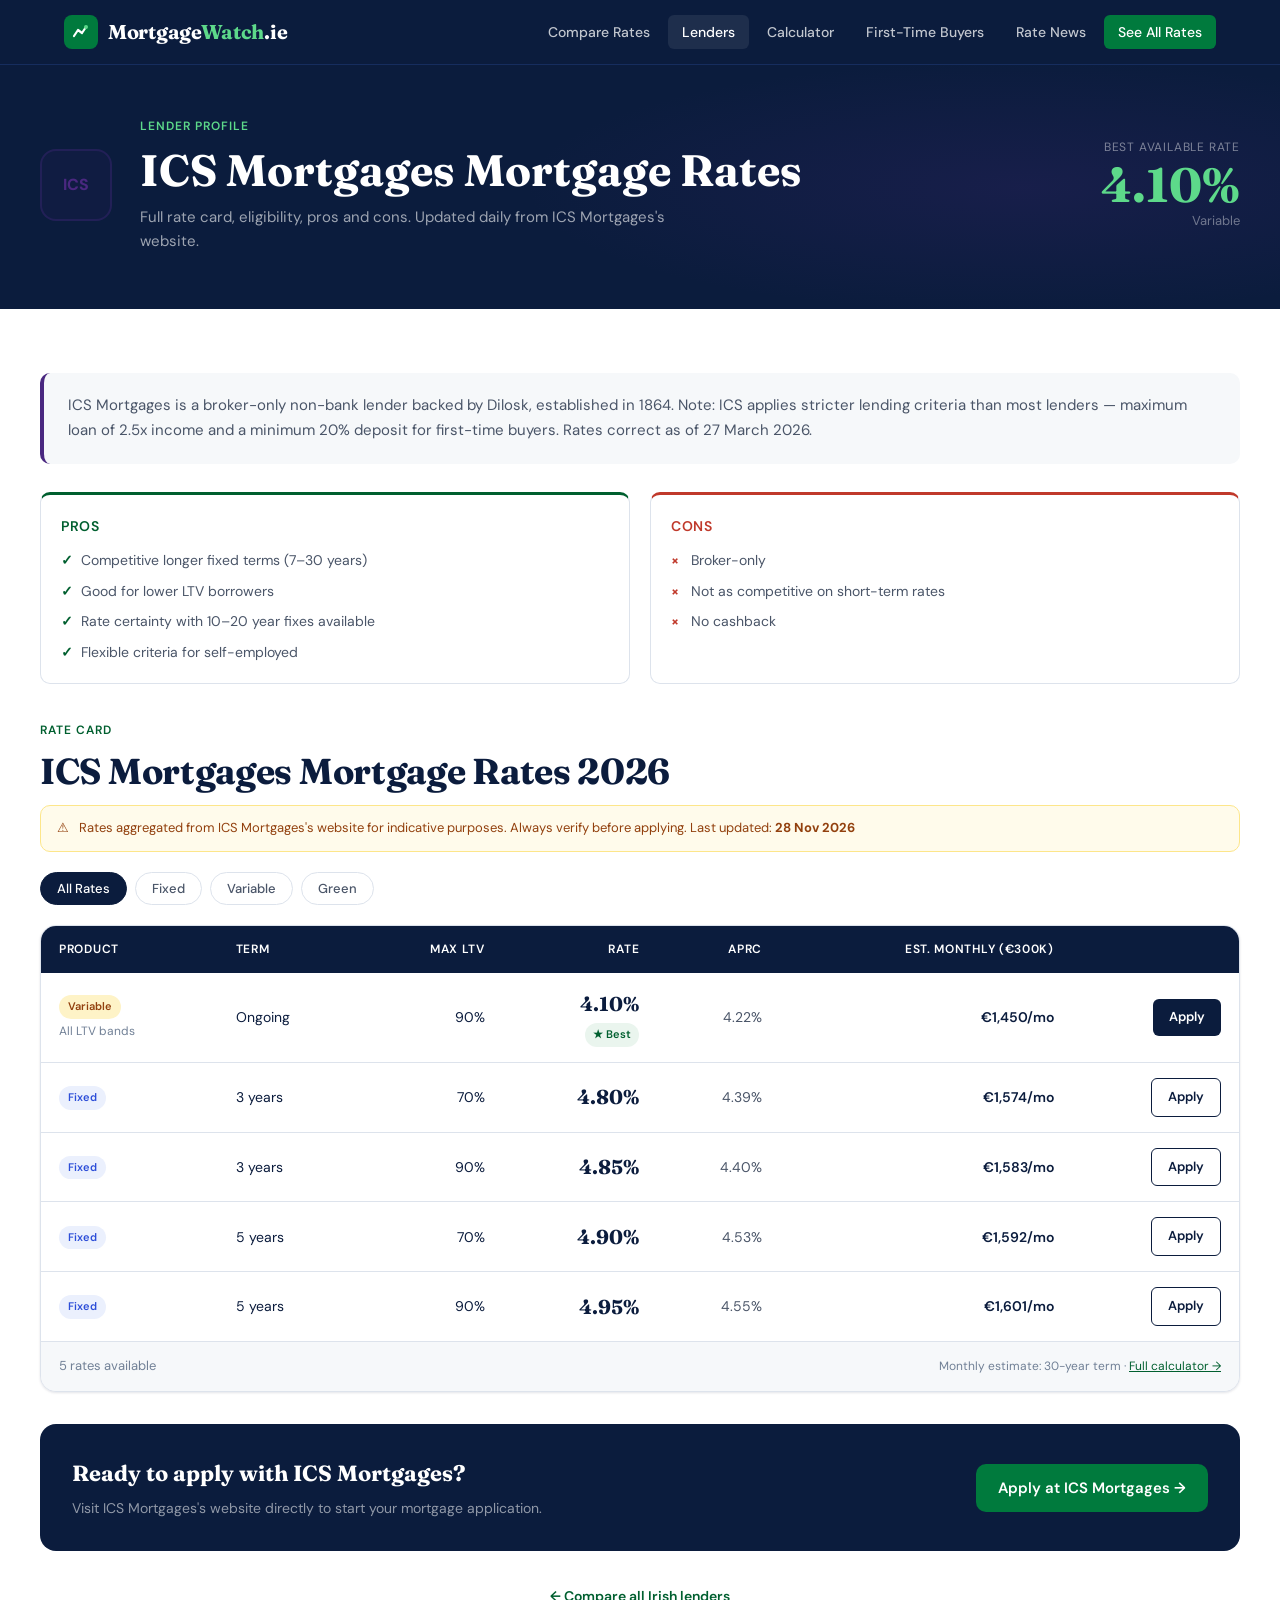
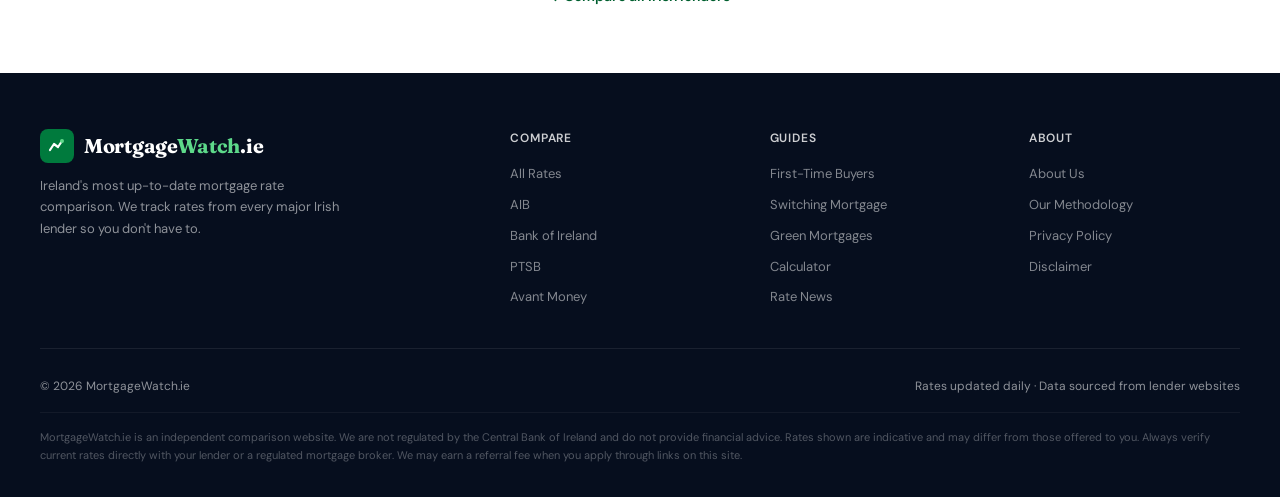
<file: lenders/ics.html>
<!DOCTYPE html>
<html lang="en">
<head>
<meta charset="UTF-8">
<meta name="viewport" content="width=device-width, initial-scale=1.0">
<title>ICS Mortgages Mortgage Rates Ireland 2026 | MortgageWatch.ie</title>
<meta name="description" content="Compare ICS Mortgages mortgage rates for 2026. Full rate card, pros and cons, and how to apply. Updated daily by MortgageWatch.ie.">
<link rel="preconnect" href="https://fonts.googleapis.com">
<link rel="preconnect" href="https://fonts.gstatic.com" crossorigin>
<link href="https://fonts.googleapis.com/css2?family=Fraunces:ital,wght@0,400;0,600;0,700;1,400&family=DM+Sans:wght@300;400;500;600&display=swap" rel="stylesheet">
<link rel="stylesheet" href="/assets/css/main.css">
<style>
.lender-hero { background: var(--navy); padding: 52px 24px 56px; position: relative; overflow: hidden; }
.lender-hero::before { content: ''; position: absolute; inset: 0; background: radial-gradient(ellipse 60% 80% at 80% 50%, #4A288033 0%, transparent 65%); pointer-events: none; }
.lender-hero-inner { max-width: 1200px; margin: 0 auto; position: relative; display: flex; align-items: center; gap: 28px; flex-wrap: wrap; }
.lender-logo-hero { width: 72px; height: 72px; border-radius: 16px; display: flex; align-items: center; justify-content: center; font-size: 16px; font-weight: 800; color: #4A2880; border: 2px solid #4A288055; background: #4A288015; flex-shrink: 0; }
.lender-hero-text h1 { font-family: 'Fraunces', serif; font-size: clamp(28px, 4vw, 44px); font-weight: 700; color: var(--white); line-height: 1.2; margin-bottom: 8px; }
.lender-hero-text p { font-size: 15px; color: rgba(255,255,255,0.6); max-width: 560px; }
.best-rate-hero { margin-left: auto; text-align: right; flex-shrink: 0; }
.best-rate-hero .brl { font-size: 12px; color: rgba(255,255,255,0.45); text-transform: uppercase; letter-spacing: 0.8px; margin-bottom: 4px; }
.best-rate-hero .brv { font-family: 'Fraunces', serif; font-size: 48px; font-weight: 700; color: #5DD98A; line-height: 1; }
.best-rate-hero .brs { font-size: 13px; color: rgba(255,255,255,0.4); margin-top: 2px; }

.pros-cons { display: grid; grid-template-columns: 1fr 1fr; gap: 20px; margin-bottom: 32px; }
.pros-card, .cons-card { background: var(--white); border: 1px solid var(--border); border-radius: var(--radius-md); padding: 20px; }
.pros-card { border-top: 3px solid var(--green); }
.cons-card { border-top: 3px solid var(--red); }
.pros-card h3, .cons-card h3 { font-size: 14px; font-weight: 600; margin-bottom: 12px; text-transform: uppercase; letter-spacing: 0.5px; }
.pros-card h3 { color: var(--green); }
.cons-card h3 { color: var(--red); }
.pros-card ul, .cons-card ul { list-style: none; display: flex; flex-direction: column; gap: 8px; }
.pros-card li, .cons-card li { font-size: 14px; color: var(--text-secondary); padding-left: 20px; position: relative; }
.pros-card li::before { content: '✓'; position: absolute; left: 0; color: var(--green); font-weight: 700; }
.cons-card li::before { content: '×'; position: absolute; left: 0; color: var(--red); font-weight: 700; }

.about-box { background: var(--off-white); border-radius: var(--radius-md); padding: 20px 24px; margin-bottom: 28px; font-size: 15px; color: var(--text-secondary); line-height: 1.7; border-left: 4px solid #4A2880; }

.apply-cta { background: var(--navy); border-radius: var(--radius-lg); padding: 32px; display: flex; justify-content: space-between; align-items: center; gap: 24px; flex-wrap: wrap; margin-top: 32px; }
.apply-cta h3 { font-family: 'Fraunces', serif; font-size: 22px; font-weight: 700; color: var(--white); margin-bottom: 6px; }
.apply-cta p { font-size: 14px; color: rgba(255,255,255,0.55); }

@media(max-width:600px){
  .pros-cons { grid-template-columns: 1fr; }
  .best-rate-hero { display: none; }
  .apply-cta { flex-direction: column; text-align: center; }
}
</style>
</head>
<body>

<div class="lender-hero">
  <div class="lender-hero-inner">
    <div class="lender-logo-hero">ICS</div>
    <div class="lender-hero-text">
      <p style="font-size:12px;font-weight:600;color:#5DD98A;text-transform:uppercase;letter-spacing:1px;margin-bottom:8px;">Lender Profile</p>
      <h1>ICS Mortgages Mortgage Rates</h1>
      <p>Full rate card, eligibility, pros and cons. Updated daily from ICS Mortgages's website.</p>
    </div>
    <div class="best-rate-hero" id="hero-best-rate">
      <div class="brl">Best available rate</div>
      <div class="brv" id="hero-rate-val">—</div>
      <div class="brs" id="hero-rate-term">Loading…</div>
    </div>
  </div>
</div>

<section class="section">
  <div class="section-inner">

    <div class="about-box" id="about-box">Loading lender information…</div>

    <div class="pros-cons" id="pros-cons">
      <div class="pros-card"><h3>Pros</h3><ul id="pros-list"><li>Loading…</li></ul></div>
      <div class="cons-card"><h3>Cons</h3><ul id="cons-list"><li>Loading…</li></ul></div>
    </div>

    <div class="section-header">
      <span class="section-eyebrow">Rate Card</span>
      <h2 class="section-title">ICS Mortgages Mortgage Rates 2026</h2>
    </div>

    <div class="data-status">
      <span>⚠</span>
      <span>Rates aggregated from ICS Mortgages's website for indicative purposes. Always verify before applying. Last updated: <strong id="last-updated">—</strong></span>
    </div>

    <div class="rate-filters">
      <button class="filter-btn active" onclick="filterType('all', this)">All Rates</button>
      <button class="filter-btn" onclick="filterType('fixed', this)">Fixed</button>
      <button class="filter-btn" onclick="filterType('variable', this)">Variable</button>
      <button class="filter-btn" onclick="filterType('green', this)">Green</button>
    </div>

    <div class="rate-table-wrap">
      <table class="rate-table">
        <thead>
          <tr>
            <th>Product</th>
            <th>Term</th>
            <th class="right">Max LTV</th>
            <th class="right">Rate</th>
            <th class="right">APRC</th>
            <th class="right">Est. Monthly (€300k)</th>
            <th></th>
          </tr>
        </thead>
        <tbody id="rate-tbody">
          <tr><td colspan="7" style="text-align:center;padding:32px;color:var(--text-muted);">Loading rates…</td></tr>
        </tbody>
      </table>
      <div class="table-footer">
        <span id="rate-count">—</span>
        <span style="font-size:12px;">Monthly estimate: 30-year term · <a href="/calculator.html" style="color:var(--green);">Full calculator →</a></span>
      </div>
    </div>

    <div class="apply-cta" id="apply-cta">
      <div>
        <h3>Ready to apply with ICS Mortgages?</h3>
        <p>Visit ICS Mortgages's website directly to start your mortgage application.</p>
      </div>
      <a id="apply-link" href="#" class="btn-primary" style="background:var(--green-light);white-space:nowrap;" target="_blank" rel="noopener">
        Apply at ICS Mortgages →
      </a>
    </div>

    <div style="margin-top:32px;text-align:center;">
      <a href="/rates.html" style="font-size:14px;color:var(--green);font-weight:600;text-decoration:none;">← Compare all Irish lenders</a>
    </div>

  </div>
</section>

<script src="/assets/js/shared.js"></script>
<script>
const LENDER_ID = 'ics';

injectNav('lenders');
injectFooter();

let currentFilter = 'all';
let lenderRates = [];
let lenderData = null;

async function init() {
  const data = await loadRates();
  if (!data) return;

  document.getElementById('last-updated').textContent = formatDate(data.last_updated);
  lenderData = data.lenders.find(l => l.id === LENDER_ID);
  if (!lenderData) return;

  // Populate about
  document.getElementById('about-box').textContent = lenderData.about;
  document.getElementById('pros-list').innerHTML = (lenderData.pros || []).map(p => `<li>${p}</li>`).join('');
  document.getElementById('cons-list').innerHTML = (lenderData.cons || []).map(c => `<li>${c}</li>`).join('');
  document.getElementById('apply-link').href = lenderData.affiliate_url;

  lenderRates = lenderData.rates.map(r => ({ ...r, lenderName: lenderData.name, lenderInitials: lenderData.initials, lenderColor: lenderData.color, lenderId: lenderData.id, affiliateUrl: lenderData.affiliate_url }));

  const best = [...lenderRates].sort((a,b) => a.rate - b.rate)[0];
  if (best) {
    document.getElementById('hero-rate-val').textContent = best.rate.toFixed(2) + '%';
    document.getElementById('hero-rate-term').textContent = termLabel(best);
  }

  renderRates();
}

function filterType(type, btn) {
  currentFilter = type;
  document.querySelectorAll('.rate-filters .filter-btn').forEach(b => b.classList.remove('active'));
  btn.classList.add('active');
  renderRates();
}

function renderRates() {
  const filtered = lenderRates.filter(r => {
    if (currentFilter === 'green') return r.green;
    if (currentFilter === 'fixed') return r.type === 'fixed' && !r.green;
    if (currentFilter === 'variable') return r.type === 'variable';
    return true;
  }).sort((a,b) => a.rate - b.rate);

  document.getElementById('rate-count').textContent = `${filtered.length} rate${filtered.length !== 1 ? 's' : ''} available`;

  if (!filtered.length) {
    document.getElementById('rate-tbody').innerHTML = '<tr><td colspan="7" style="text-align:center;padding:28px;color:var(--text-muted);">No rates of this type currently available.</td></tr>';
    return;
  }

  document.getElementById('rate-tbody').innerHTML = filtered.map((r, i) => {
    const monthly = calcMonthly(300000, r.rate, 30);
    return `
      <tr>
        <td>
          <div>
            <span class="rate-badge ${r.green ? 'badge-green' : r.type === 'fixed' ? 'badge-fixed' : 'badge-variable'}">${r.green ? '🌿 Green' : r.type === 'fixed' ? 'Fixed' : 'Variable'}</span>
            ${r.notes ? `<div style="font-size:12px;color:var(--text-muted);margin-top:3px;">${r.notes}</div>` : ''}
          </div>
        </td>
        <td>${r.term_years ? r.term_years + ' years' : 'Ongoing'}</td>
        <td class="right">${r.ltv_max}%</td>
        <td class="right">
          <div class="rate-value">${r.rate.toFixed(2)}%</div>
          ${i === 0 ? '<div class="best-rate-tag">★ Best</div>' : ''}
          ${r.cashback ? `<div style="font-size:11px;color:#92400E;font-weight:600;margin-top:3px;">+€${r.cashback.toLocaleString()} cashback</div>` : ''}
        </td>
        <td class="right" style="color:var(--text-secondary);font-size:14px;">${r.aprc.toFixed(2)}%</td>
        <td class="right" style="font-size:14px;font-weight:600;">€${Math.round(monthly).toLocaleString()}/mo</td>
        <td class="right"><a href="${r.affiliateUrl}" class="apply-btn ${i===0?'':'outline'}" target="_blank" rel="noopener">Apply</a></td>
      </tr>`;
  }).join('');
}

init();
</script>
</body>
</html>
</file>
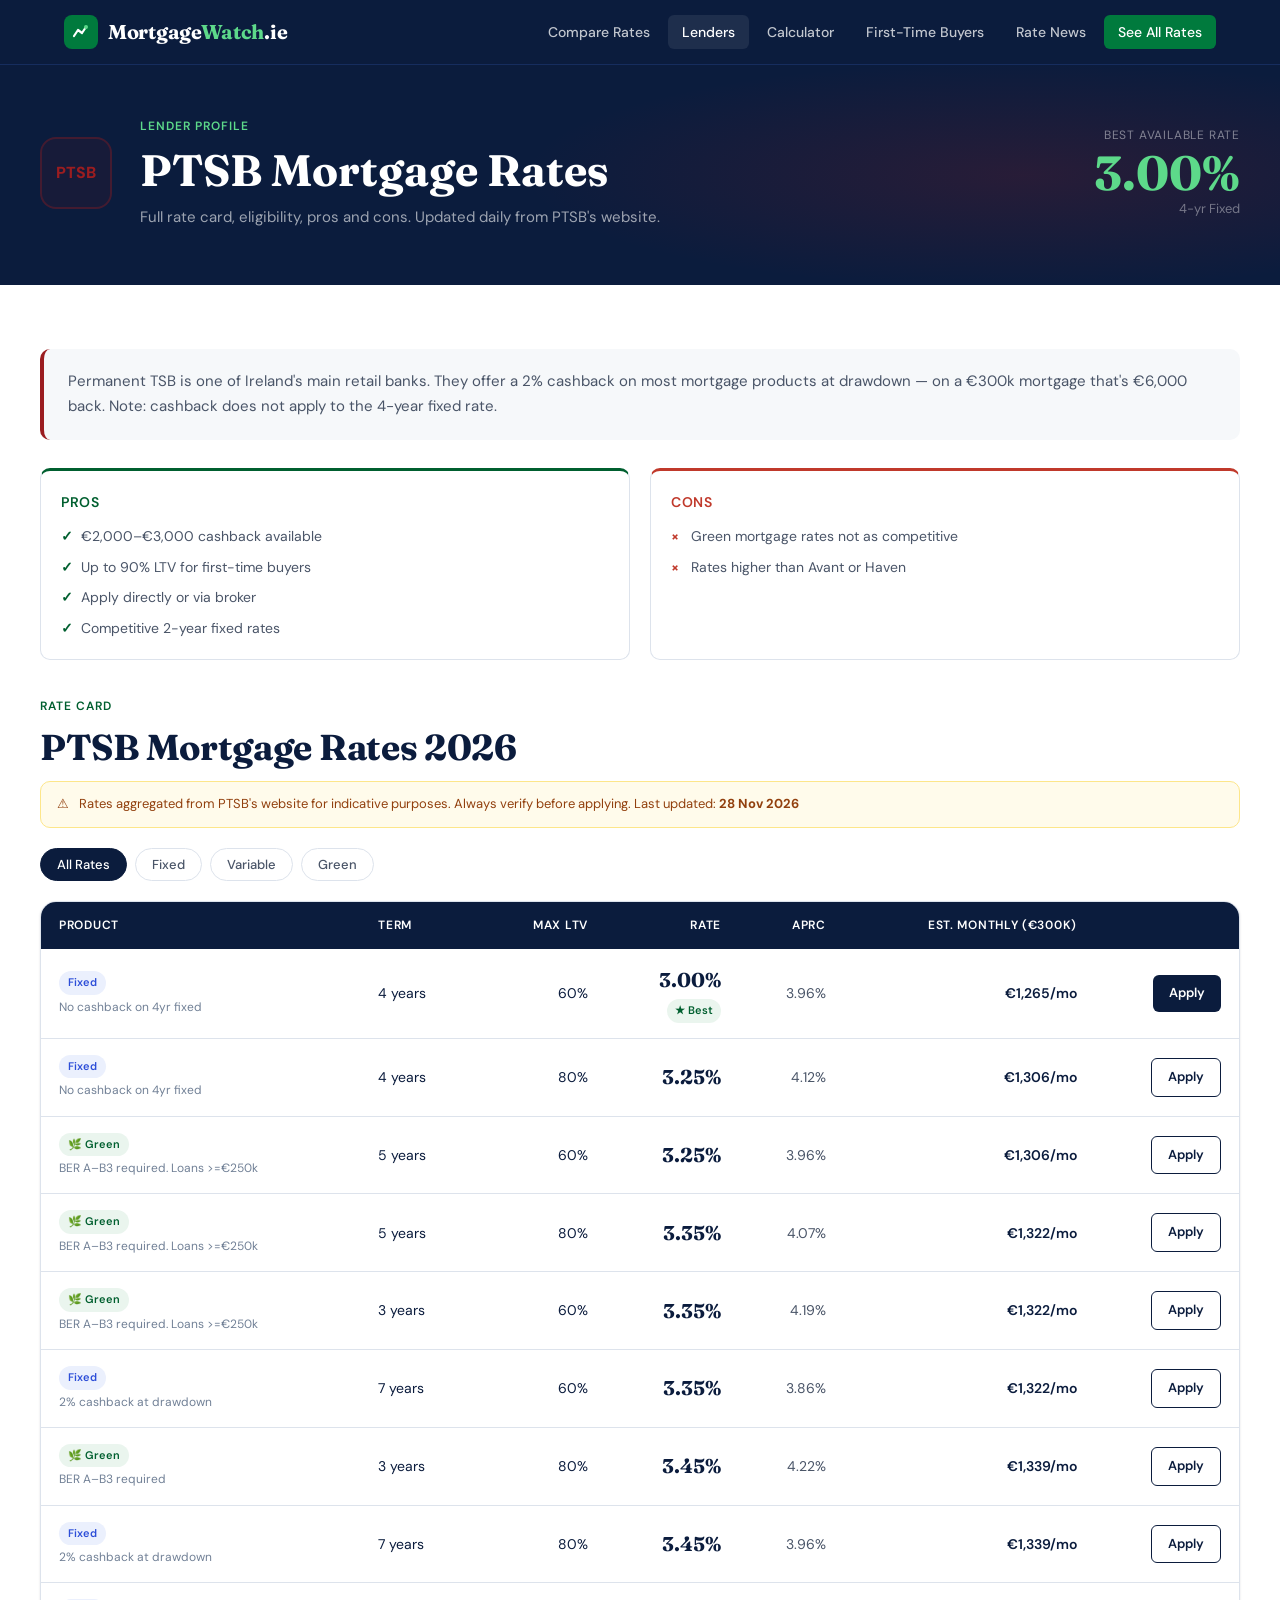
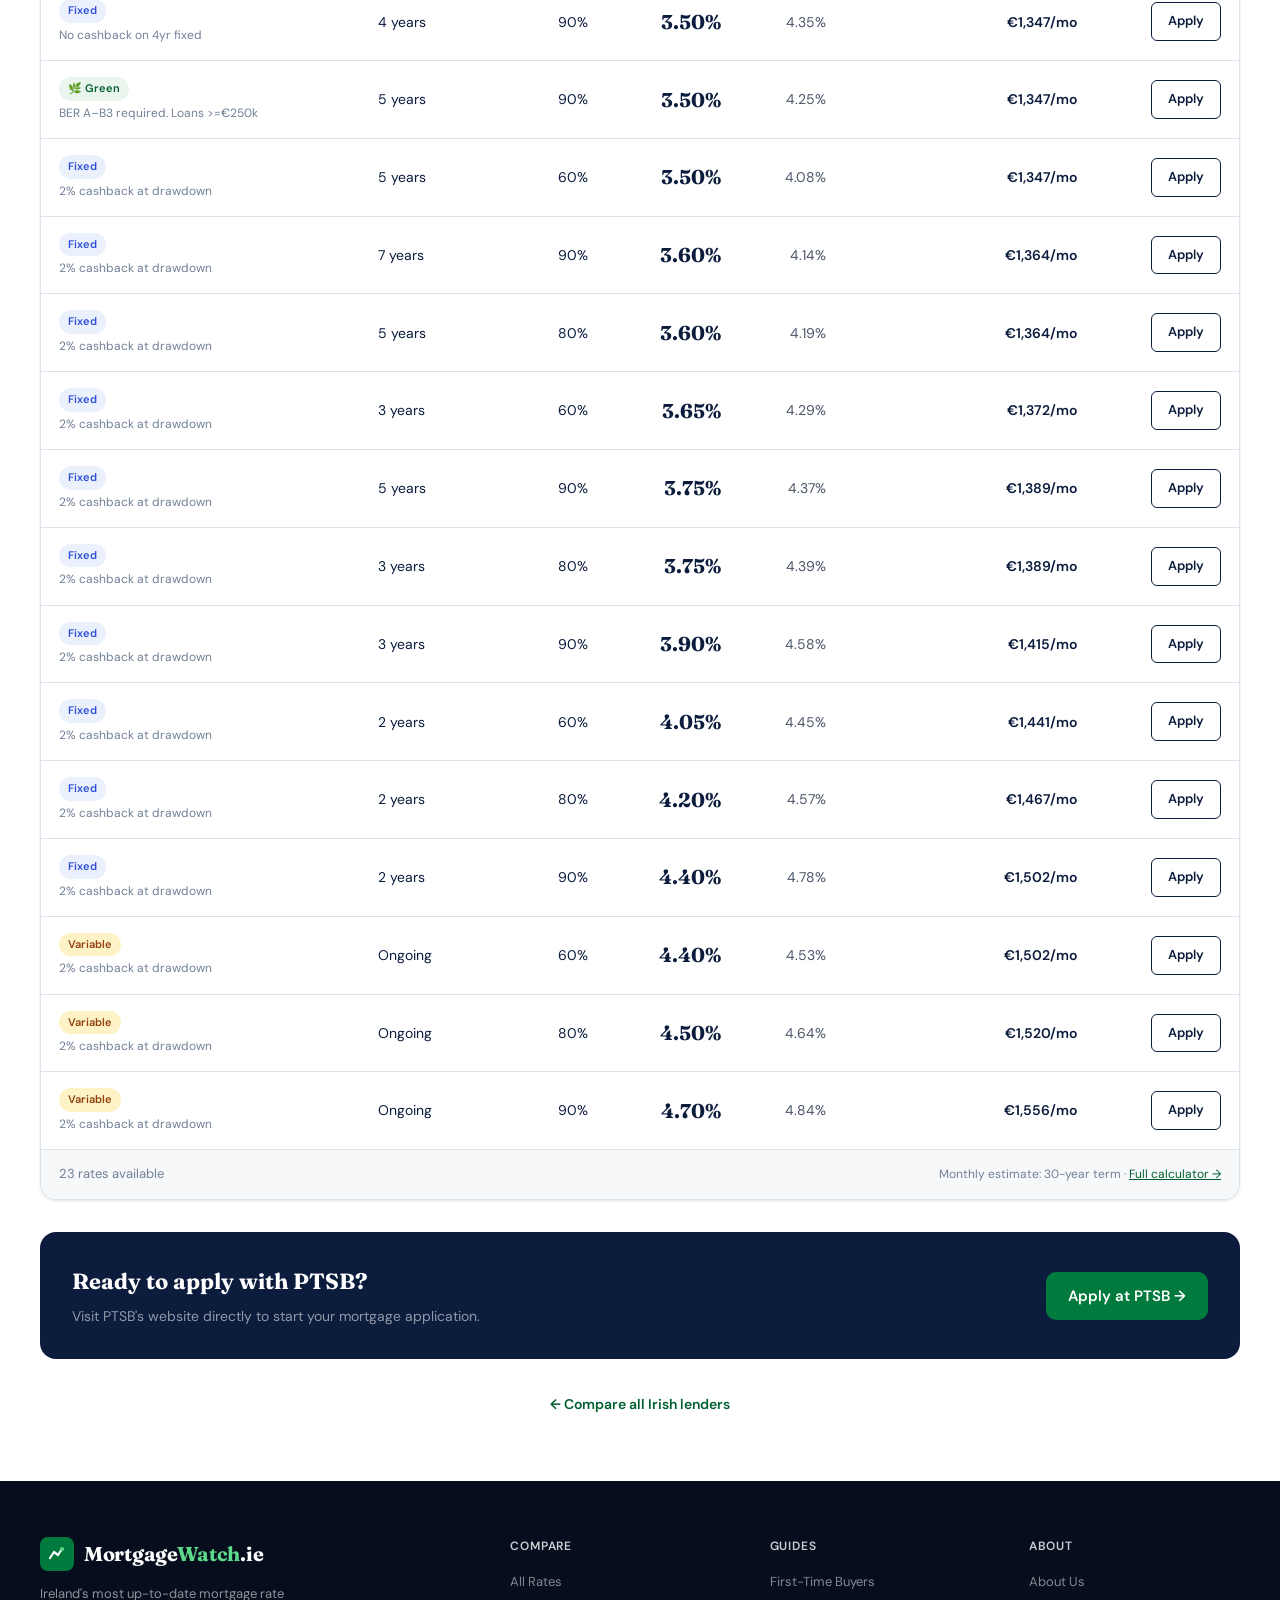
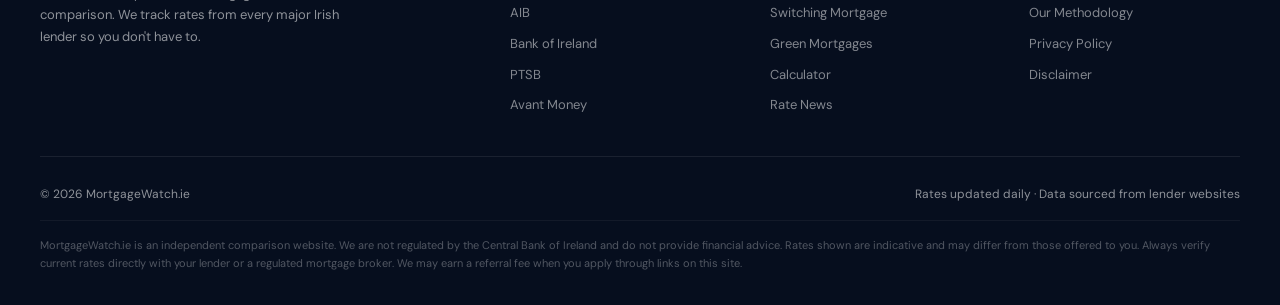
<file: lenders/ptsb.html>
<!DOCTYPE html>
<html lang="en">
<head>
<meta charset="UTF-8">
<meta name="viewport" content="width=device-width, initial-scale=1.0">
<title>PTSB Mortgage Rates Ireland 2026 | MortgageWatch.ie</title>
<meta name="description" content="Compare PTSB mortgage rates for 2026. Full rate card, pros and cons, and how to apply. Updated daily by MortgageWatch.ie.">
<link rel="preconnect" href="https://fonts.googleapis.com">
<link rel="preconnect" href="https://fonts.gstatic.com" crossorigin>
<link href="https://fonts.googleapis.com/css2?family=Fraunces:ital,wght@0,400;0,600;0,700;1,400&family=DM+Sans:wght@300;400;500;600&display=swap" rel="stylesheet">
<link rel="stylesheet" href="/assets/css/main.css">
<style>
.lender-hero { background: var(--navy); padding: 52px 24px 56px; position: relative; overflow: hidden; }
.lender-hero::before { content: ''; position: absolute; inset: 0; background: radial-gradient(ellipse 60% 80% at 80% 50%, #9B1D2033 0%, transparent 65%); pointer-events: none; }
.lender-hero-inner { max-width: 1200px; margin: 0 auto; position: relative; display: flex; align-items: center; gap: 28px; flex-wrap: wrap; }
.lender-logo-hero { width: 72px; height: 72px; border-radius: 16px; display: flex; align-items: center; justify-content: center; font-size: 16px; font-weight: 800; color: #9B1D20; border: 2px solid #9B1D2055; background: #9B1D2015; flex-shrink: 0; }
.lender-hero-text h1 { font-family: 'Fraunces', serif; font-size: clamp(28px, 4vw, 44px); font-weight: 700; color: var(--white); line-height: 1.2; margin-bottom: 8px; }
.lender-hero-text p { font-size: 15px; color: rgba(255,255,255,0.6); max-width: 560px; }
.best-rate-hero { margin-left: auto; text-align: right; flex-shrink: 0; }
.best-rate-hero .brl { font-size: 12px; color: rgba(255,255,255,0.45); text-transform: uppercase; letter-spacing: 0.8px; margin-bottom: 4px; }
.best-rate-hero .brv { font-family: 'Fraunces', serif; font-size: 48px; font-weight: 700; color: #5DD98A; line-height: 1; }
.best-rate-hero .brs { font-size: 13px; color: rgba(255,255,255,0.4); margin-top: 2px; }

.pros-cons { display: grid; grid-template-columns: 1fr 1fr; gap: 20px; margin-bottom: 32px; }
.pros-card, .cons-card { background: var(--white); border: 1px solid var(--border); border-radius: var(--radius-md); padding: 20px; }
.pros-card { border-top: 3px solid var(--green); }
.cons-card { border-top: 3px solid var(--red); }
.pros-card h3, .cons-card h3 { font-size: 14px; font-weight: 600; margin-bottom: 12px; text-transform: uppercase; letter-spacing: 0.5px; }
.pros-card h3 { color: var(--green); }
.cons-card h3 { color: var(--red); }
.pros-card ul, .cons-card ul { list-style: none; display: flex; flex-direction: column; gap: 8px; }
.pros-card li, .cons-card li { font-size: 14px; color: var(--text-secondary); padding-left: 20px; position: relative; }
.pros-card li::before { content: '✓'; position: absolute; left: 0; color: var(--green); font-weight: 700; }
.cons-card li::before { content: '×'; position: absolute; left: 0; color: var(--red); font-weight: 700; }

.about-box { background: var(--off-white); border-radius: var(--radius-md); padding: 20px 24px; margin-bottom: 28px; font-size: 15px; color: var(--text-secondary); line-height: 1.7; border-left: 4px solid #9B1D20; }

.apply-cta { background: var(--navy); border-radius: var(--radius-lg); padding: 32px; display: flex; justify-content: space-between; align-items: center; gap: 24px; flex-wrap: wrap; margin-top: 32px; }
.apply-cta h3 { font-family: 'Fraunces', serif; font-size: 22px; font-weight: 700; color: var(--white); margin-bottom: 6px; }
.apply-cta p { font-size: 14px; color: rgba(255,255,255,0.55); }

@media(max-width:600px){
  .pros-cons { grid-template-columns: 1fr; }
  .best-rate-hero { display: none; }
  .apply-cta { flex-direction: column; text-align: center; }
}
</style>
</head>
<body>

<div class="lender-hero">
  <div class="lender-hero-inner">
    <div class="lender-logo-hero">PTSB</div>
    <div class="lender-hero-text">
      <p style="font-size:12px;font-weight:600;color:#5DD98A;text-transform:uppercase;letter-spacing:1px;margin-bottom:8px;">Lender Profile</p>
      <h1>PTSB Mortgage Rates</h1>
      <p>Full rate card, eligibility, pros and cons. Updated daily from PTSB's website.</p>
    </div>
    <div class="best-rate-hero" id="hero-best-rate">
      <div class="brl">Best available rate</div>
      <div class="brv" id="hero-rate-val">—</div>
      <div class="brs" id="hero-rate-term">Loading…</div>
    </div>
  </div>
</div>

<section class="section">
  <div class="section-inner">

    <div class="about-box" id="about-box">Loading lender information…</div>

    <div class="pros-cons" id="pros-cons">
      <div class="pros-card"><h3>Pros</h3><ul id="pros-list"><li>Loading…</li></ul></div>
      <div class="cons-card"><h3>Cons</h3><ul id="cons-list"><li>Loading…</li></ul></div>
    </div>

    <div class="section-header">
      <span class="section-eyebrow">Rate Card</span>
      <h2 class="section-title">PTSB Mortgage Rates 2026</h2>
    </div>

    <div class="data-status">
      <span>⚠</span>
      <span>Rates aggregated from PTSB's website for indicative purposes. Always verify before applying. Last updated: <strong id="last-updated">—</strong></span>
    </div>

    <div class="rate-filters">
      <button class="filter-btn active" onclick="filterType('all', this)">All Rates</button>
      <button class="filter-btn" onclick="filterType('fixed', this)">Fixed</button>
      <button class="filter-btn" onclick="filterType('variable', this)">Variable</button>
      <button class="filter-btn" onclick="filterType('green', this)">Green</button>
    </div>

    <div class="rate-table-wrap">
      <table class="rate-table">
        <thead>
          <tr>
            <th>Product</th>
            <th>Term</th>
            <th class="right">Max LTV</th>
            <th class="right">Rate</th>
            <th class="right">APRC</th>
            <th class="right">Est. Monthly (€300k)</th>
            <th></th>
          </tr>
        </thead>
        <tbody id="rate-tbody">
          <tr><td colspan="7" style="text-align:center;padding:32px;color:var(--text-muted);">Loading rates…</td></tr>
        </tbody>
      </table>
      <div class="table-footer">
        <span id="rate-count">—</span>
        <span style="font-size:12px;">Monthly estimate: 30-year term · <a href="/calculator.html" style="color:var(--green);">Full calculator →</a></span>
      </div>
    </div>

    <div class="apply-cta" id="apply-cta">
      <div>
        <h3>Ready to apply with PTSB?</h3>
        <p>Visit PTSB's website directly to start your mortgage application.</p>
      </div>
      <a id="apply-link" href="#" class="btn-primary" style="background:var(--green-light);white-space:nowrap;" target="_blank" rel="noopener">
        Apply at PTSB →
      </a>
    </div>

    <div style="margin-top:32px;text-align:center;">
      <a href="/rates.html" style="font-size:14px;color:var(--green);font-weight:600;text-decoration:none;">← Compare all Irish lenders</a>
    </div>

  </div>
</section>

<script src="/assets/js/shared.js"></script>
<script>
const LENDER_ID = 'ptsb';

injectNav('lenders');
injectFooter();

let currentFilter = 'all';
let lenderRates = [];
let lenderData = null;

async function init() {
  const data = await loadRates();
  if (!data) return;

  document.getElementById('last-updated').textContent = formatDate(data.last_updated);
  lenderData = data.lenders.find(l => l.id === LENDER_ID);
  if (!lenderData) return;

  // Populate about
  document.getElementById('about-box').textContent = lenderData.about;
  document.getElementById('pros-list').innerHTML = (lenderData.pros || []).map(p => `<li>${p}</li>`).join('');
  document.getElementById('cons-list').innerHTML = (lenderData.cons || []).map(c => `<li>${c}</li>`).join('');
  document.getElementById('apply-link').href = lenderData.affiliate_url;

  lenderRates = lenderData.rates.map(r => ({ ...r, lenderName: lenderData.name, lenderInitials: lenderData.initials, lenderColor: lenderData.color, lenderId: lenderData.id, affiliateUrl: lenderData.affiliate_url }));

  const best = [...lenderRates].sort((a,b) => a.rate - b.rate)[0];
  if (best) {
    document.getElementById('hero-rate-val').textContent = best.rate.toFixed(2) + '%';
    document.getElementById('hero-rate-term').textContent = termLabel(best);
  }

  renderRates();
}

function filterType(type, btn) {
  currentFilter = type;
  document.querySelectorAll('.rate-filters .filter-btn').forEach(b => b.classList.remove('active'));
  btn.classList.add('active');
  renderRates();
}

function renderRates() {
  const filtered = lenderRates.filter(r => {
    if (currentFilter === 'green') return r.green;
    if (currentFilter === 'fixed') return r.type === 'fixed' && !r.green;
    if (currentFilter === 'variable') return r.type === 'variable';
    return true;
  }).sort((a,b) => a.rate - b.rate);

  document.getElementById('rate-count').textContent = `${filtered.length} rate${filtered.length !== 1 ? 's' : ''} available`;

  if (!filtered.length) {
    document.getElementById('rate-tbody').innerHTML = '<tr><td colspan="7" style="text-align:center;padding:28px;color:var(--text-muted);">No rates of this type currently available.</td></tr>';
    return;
  }

  document.getElementById('rate-tbody').innerHTML = filtered.map((r, i) => {
    const monthly = calcMonthly(300000, r.rate, 30);
    return `
      <tr>
        <td>
          <div>
            <span class="rate-badge ${r.green ? 'badge-green' : r.type === 'fixed' ? 'badge-fixed' : 'badge-variable'}">${r.green ? '🌿 Green' : r.type === 'fixed' ? 'Fixed' : 'Variable'}</span>
            ${r.notes ? `<div style="font-size:12px;color:var(--text-muted);margin-top:3px;">${r.notes}</div>` : ''}
          </div>
        </td>
        <td>${r.term_years ? r.term_years + ' years' : 'Ongoing'}</td>
        <td class="right">${r.ltv_max}%</td>
        <td class="right">
          <div class="rate-value">${r.rate.toFixed(2)}%</div>
          ${i === 0 ? '<div class="best-rate-tag">★ Best</div>' : ''}
          ${r.cashback ? `<div style="font-size:11px;color:#92400E;font-weight:600;margin-top:3px;">+€${r.cashback.toLocaleString()} cashback</div>` : ''}
        </td>
        <td class="right" style="color:var(--text-secondary);font-size:14px;">${r.aprc.toFixed(2)}%</td>
        <td class="right" style="font-size:14px;font-weight:600;">€${Math.round(monthly).toLocaleString()}/mo</td>
        <td class="right"><a href="${r.affiliateUrl}" class="apply-btn ${i===0?'':'outline'}" target="_blank" rel="noopener">Apply</a></td>
      </tr>`;
  }).join('');
}

init();
</script>
</body>
</html>
</file>
<file: assets/css/main.css>
:root {
  --navy: #0B1C3D;
  --navy-mid: #162D5E;
  --navy-light: #1E3A72;
  --green: #005F2F;
  --green-light: #007A3D;
  --green-pale: #EAF5EE;
  --gold: #B8952A;
  --white: #FFFFFF;
  --off-white: #F6F8FA;
  --border: #DDE3EC;
  --text-primary: #0B1C3D;
  --text-secondary: #4A5568;
  --text-muted: #718096;
  --red: #C0392B;
  --amber: #D97706;
  --radius-sm: 6px;
  --radius-md: 10px;
  --radius-lg: 16px;
  --shadow-sm: 0 1px 3px rgba(11,28,61,0.08), 0 1px 2px rgba(11,28,61,0.04);
  --shadow-md: 0 4px 16px rgba(11,28,61,0.10), 0 2px 6px rgba(11,28,61,0.06);
}

*, *::before, *::after { box-sizing: border-box; margin: 0; padding: 0; }
html { scroll-behavior: smooth; }
body { font-family: 'DM Sans', sans-serif; font-size: 16px; color: var(--text-primary); background: var(--white); line-height: 1.6; -webkit-font-smoothing: antialiased; }

/* NAV */
.nav { position: sticky; top: 0; z-index: 100; background: var(--navy); border-bottom: 1px solid var(--navy-mid); }
.nav-inner { max-width: 1200px; margin: 0 auto; padding: 0 24px; height: 64px; display: flex; align-items: center; justify-content: space-between; gap: 24px; }
.nav-logo { display: flex; align-items: center; gap: 10px; text-decoration: none; flex-shrink: 0; }
.nav-logo-mark { width: 34px; height: 34px; background: var(--green-light); border-radius: 8px; display: flex; align-items: center; justify-content: center; }
.nav-logo-text { font-family: 'Fraunces', serif; font-size: 20px; font-weight: 700; color: var(--white); letter-spacing: -0.3px; }
.nav-logo-text span { color: #5DD98A; }
.nav-links { display: flex; align-items: center; gap: 4px; list-style: none; }
.nav-links a { display: block; padding: 6px 14px; font-size: 14px; font-weight: 500; color: rgba(255,255,255,0.75); text-decoration: none; border-radius: var(--radius-sm); transition: color 0.15s, background 0.15s; }
.nav-links a:hover, .nav-links a.active { color: var(--white); background: rgba(255,255,255,0.08); }
.nav-cta { background: var(--green-light) !important; color: var(--white) !important; }
.nav-cta:hover { background: #009951 !important; }
.nav-mobile-toggle { display: none; background: none; border: none; cursor: pointer; padding: 8px; color: var(--white); }

/* PAGE HEADER */
.page-header { background: var(--navy); padding: 52px 24px 56px; position: relative; overflow: hidden; }
.page-header::before { content: ''; position: absolute; inset: 0; background: radial-gradient(ellipse 70% 60% at 70% 50%, rgba(0,95,47,0.2) 0%, transparent 70%); pointer-events: none; }
.page-header-inner { max-width: 1200px; margin: 0 auto; position: relative; }
.page-header-eyebrow { display: inline-block; font-size: 12px; font-weight: 600; color: #5DD98A; text-transform: uppercase; letter-spacing: 1px; margin-bottom: 10px; }
.page-header h1 { font-family: 'Fraunces', serif; font-size: clamp(30px, 4vw, 46px); font-weight: 700; color: var(--white); line-height: 1.2; letter-spacing: -0.3px; margin-bottom: 12px; }
.page-header p { font-size: 16px; color: rgba(255,255,255,0.65); max-width: 560px; }

/* SECTION */
.section { padding: 64px 24px; }
.section-alt { background: var(--off-white); }
.section-inner { max-width: 1200px; margin: 0 auto; }
.section-eyebrow { display: inline-block; font-size: 12px; font-weight: 600; color: var(--green); text-transform: uppercase; letter-spacing: 1px; margin-bottom: 10px; }
.section-title { font-family: 'Fraunces', serif; font-size: clamp(26px, 3vw, 36px); font-weight: 700; color: var(--navy); line-height: 1.2; letter-spacing: -0.3px; margin-bottom: 12px; }
.section-desc { font-size: 16px; color: var(--text-secondary); max-width: 560px; line-height: 1.65; }

/* BUTTONS */
.btn-primary { display: inline-flex; align-items: center; gap: 8px; background: var(--green-light); color: var(--white); padding: 12px 22px; border-radius: var(--radius-md); font-size: 15px; font-weight: 600; text-decoration: none; transition: background 0.15s, transform 0.1s; border: none; cursor: pointer; font-family: 'DM Sans', sans-serif; }
.btn-primary:hover { background: #009951; transform: translateY(-1px); }
.btn-secondary { display: inline-flex; align-items: center; gap: 8px; background: transparent; color: var(--navy); padding: 11px 22px; border-radius: var(--radius-md); font-size: 15px; font-weight: 500; text-decoration: none; border: 1.5px solid var(--border); transition: border-color 0.15s, background 0.15s; cursor: pointer; font-family: 'DM Sans', sans-serif; }
.btn-secondary:hover { border-color: var(--navy); background: var(--off-white); }
.btn-navy { background: var(--navy); color: var(--white); }
.btn-navy:hover { background: var(--navy-light); transform: translateY(-1px); }

/* RATE TABLE */
.rate-table-wrap { background: var(--white); border: 1px solid var(--border); border-radius: var(--radius-lg); overflow: hidden; box-shadow: var(--shadow-sm); }
.rate-table { width: 100%; border-collapse: collapse; font-size: 14px; }
.rate-table thead { background: var(--navy); color: var(--white); }
.rate-table th { padding: 14px 18px; text-align: left; font-size: 12px; font-weight: 600; text-transform: uppercase; letter-spacing: 0.7px; white-space: nowrap; cursor: pointer; user-select: none; }
.rate-table th:hover { background: var(--navy-mid); }
.rate-table th.right { text-align: right; }
.rate-table tbody tr { border-bottom: 1px solid var(--border); transition: background 0.1s; }
.rate-table tbody tr:last-child { border-bottom: none; }
.rate-table tbody tr:hover { background: #F0F5FF; }
.rate-table td { padding: 15px 18px; vertical-align: middle; }
.rate-table td.right { text-align: right; }
.lender-cell { display: flex; align-items: center; gap: 12px; }
.lender-logo-placeholder { width: 36px; height: 36px; border-radius: 8px; display: flex; align-items: center; justify-content: center; font-size: 10px; font-weight: 700; flex-shrink: 0; border: 1px solid var(--border); background: var(--off-white); color: var(--navy); }
.lender-name { font-weight: 600; color: var(--navy); }
.lender-type { font-size: 12px; color: var(--text-muted); }
.rate-value { font-family: 'Fraunces', serif; font-size: 20px; font-weight: 700; color: var(--navy); }
.rate-badge { display: inline-block; padding: 3px 9px; border-radius: 20px; font-size: 11px; font-weight: 600; }
.badge-fixed { background: #EBF0FD; color: #2D4ED8; }
.badge-variable { background: #FEF3C7; color: #92400E; }
.badge-green { background: var(--green-pale); color: var(--green); }
.best-rate-tag { display: inline-flex; align-items: center; gap: 4px; background: var(--green-pale); color: var(--green); font-size: 11px; font-weight: 600; padding: 3px 8px; border-radius: 20px; margin-top: 3px; }
.apply-btn { display: inline-block; padding: 8px 16px; background: var(--navy); color: var(--white); border-radius: var(--radius-sm); font-size: 13px; font-weight: 600; text-decoration: none; transition: background 0.15s; white-space: nowrap; }
.apply-btn:hover { background: var(--navy-light); }
.apply-btn.outline { background: transparent; border: 1.5px solid var(--navy); color: var(--navy); }
.apply-btn.outline:hover { background: var(--navy); color: var(--white); }
.table-footer { padding: 14px 18px; background: var(--off-white); border-top: 1px solid var(--border); display: flex; justify-content: space-between; align-items: center; font-size: 13px; color: var(--text-muted); flex-wrap: wrap; gap: 8px; }

/* FILTER PILLS */
.rate-filters { display: flex; gap: 8px; flex-wrap: wrap; margin-bottom: 20px; }
.filter-btn { padding: 7px 16px; border-radius: 20px; border: 1.5px solid var(--border); background: var(--white); font-size: 13px; font-weight: 500; color: var(--text-secondary); cursor: pointer; transition: all 0.15s; font-family: 'DM Sans', sans-serif; }
.filter-btn:hover { border-color: var(--navy); color: var(--navy); }
.filter-btn.active { background: var(--navy); border-color: var(--navy); color: var(--white); }

/* DATA STATUS */
.data-status { background: #FFFBEB; border: 1px solid #FDE68A; border-radius: var(--radius-md); padding: 12px 16px; display: flex; align-items: center; gap: 10px; margin-bottom: 20px; font-size: 13px; color: #92400E; }

/* CARD */
.card { background: var(--white); border: 1px solid var(--border); border-radius: var(--radius-lg); padding: 24px; box-shadow: var(--shadow-sm); }

/* FOOTER */
footer { background: #060E1E; padding: 56px 24px 32px; color: rgba(255,255,255,0.55); font-size: 14px; }
.footer-inner { max-width: 1200px; margin: 0 auto; }
.footer-top { display: grid; grid-template-columns: 2fr 1fr 1fr 1fr; gap: 48px; padding-bottom: 40px; border-bottom: 1px solid rgba(255,255,255,0.08); margin-bottom: 28px; }
.footer-brand p { margin-top: 12px; line-height: 1.65; max-width: 300px; font-size: 13px; }
.footer-col h4 { font-size: 12px; font-weight: 600; color: rgba(255,255,255,0.8); text-transform: uppercase; letter-spacing: 0.8px; margin-bottom: 14px; }
.footer-col ul { list-style: none; display: flex; flex-direction: column; gap: 8px; }
.footer-col a { color: rgba(255,255,255,0.5); text-decoration: none; font-size: 13px; transition: color 0.15s; }
.footer-col a:hover { color: var(--white); }
.footer-bottom { display: flex; justify-content: space-between; align-items: center; flex-wrap: wrap; gap: 12px; font-size: 12px; }
.footer-disclaimer { font-size: 11px; color: rgba(255,255,255,0.3); line-height: 1.6; margin-top: 16px; padding-top: 16px; border-top: 1px solid rgba(255,255,255,0.05); }

/* RESPONSIVE */
@media (max-width: 900px) {
  .footer-top { grid-template-columns: 1fr 1fr; gap: 32px; }
}
@media (max-width: 600px) {
  .nav-links { display: none; }
  .nav-mobile-toggle { display: block; }
  .section { padding: 48px 20px; }
  .footer-top { grid-template-columns: 1fr; }
  .rate-table { display: block; overflow-x: auto; }
}
</file>
